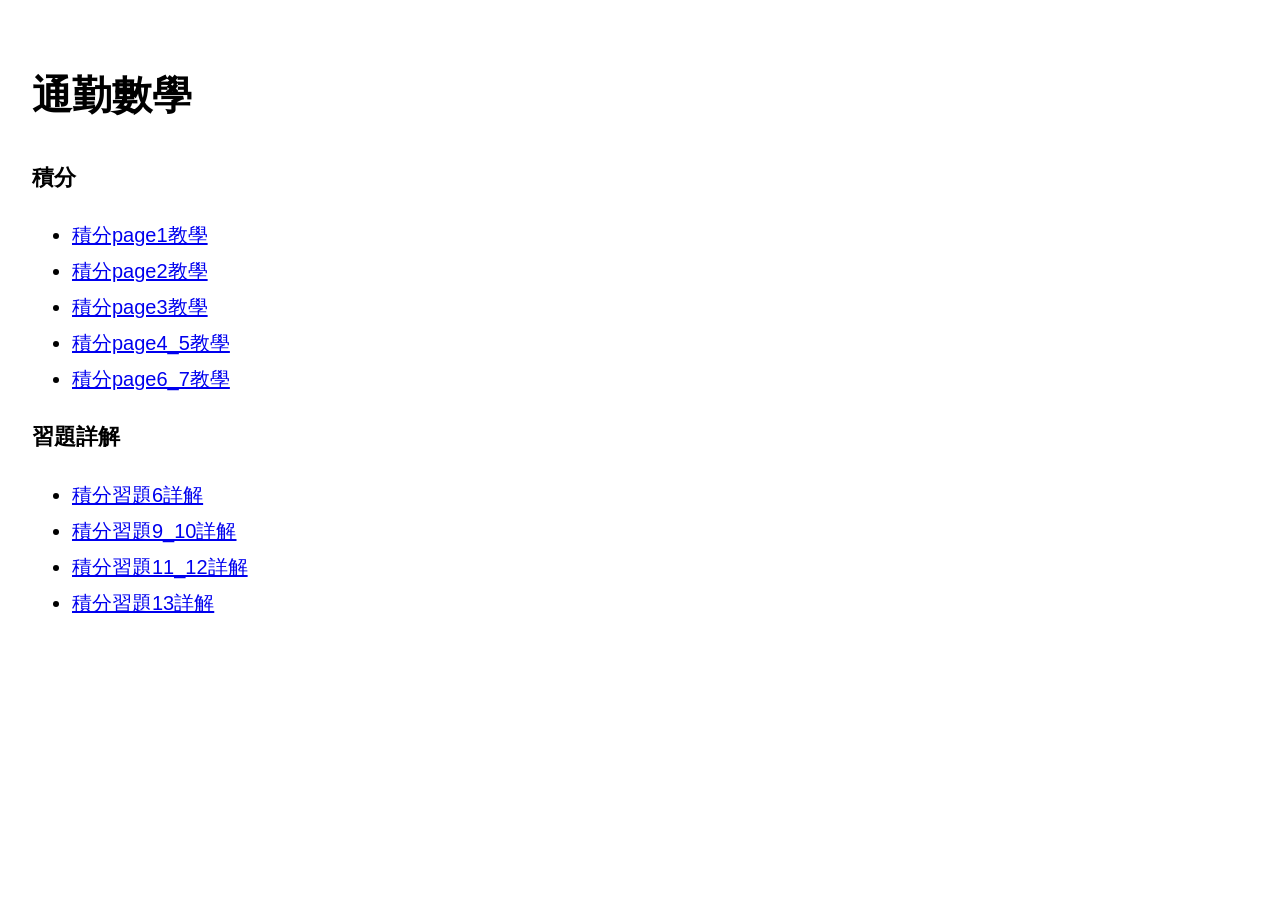
<file: index.html>
<!DOCTYPE html>
<html lang="zh-Hant"><head><meta charset="utf-8"><meta name="viewport" content="width=device-width,initial-scale=1"><meta property="og:title" content="通勤數學"><link rel="icon" href="data:,"><script src="line.js"></script><title>通勤數學</title></head>
<body style="font-family:sans-serif;padding:24px;font-size:20px;line-height:1.8"><h1>通勤數學</h1><h2 style="font-size:22px;margin-bottom:0">積分</h2><ul><li><a href="integral-page1.html?openExternalBrowser=1">積分page1教學</a></li><li><a href="integral-page2.html?openExternalBrowser=1">積分page2教學</a></li><li><a href="integral-page3.html?openExternalBrowser=1">積分page3教學</a></li><li><a href="integral-page4_5.html?openExternalBrowser=1">積分page4_5教學</a></li><li><a href="integral-page6_7.html?openExternalBrowser=1">積分page6_7教學</a></li></ul><h2 style="font-size:22px;margin-bottom:0">習題詳解</h2><ul><li><a href="integral-ex6.html?openExternalBrowser=1">積分習題6詳解</a></li><li><a href="integral-ex9_10.html?openExternalBrowser=1">積分習題9_10詳解</a></li><li><a href="integral-ex11_12.html?openExternalBrowser=1">積分習題11_12詳解</a></li><li><a href="integral-ex13.html?openExternalBrowser=1">積分習題13詳解</a></li></ul></body></html>
</file>
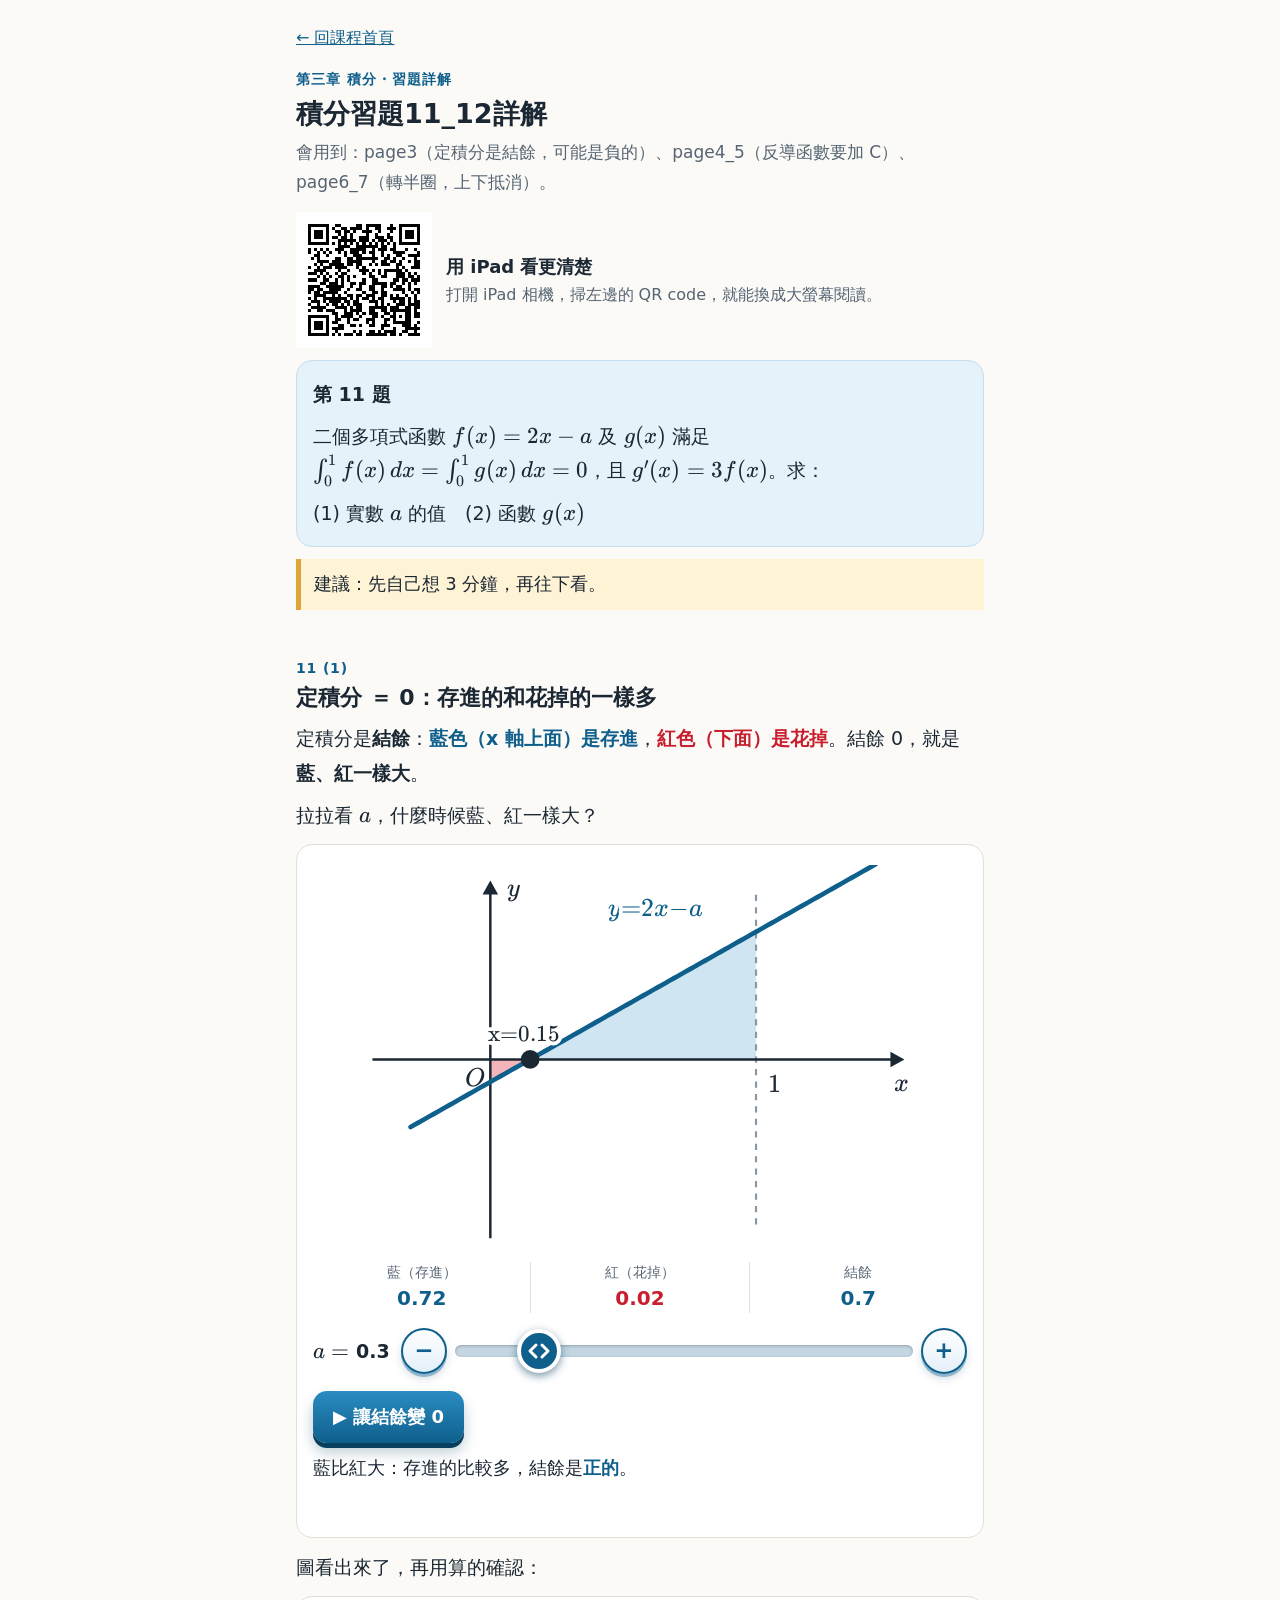
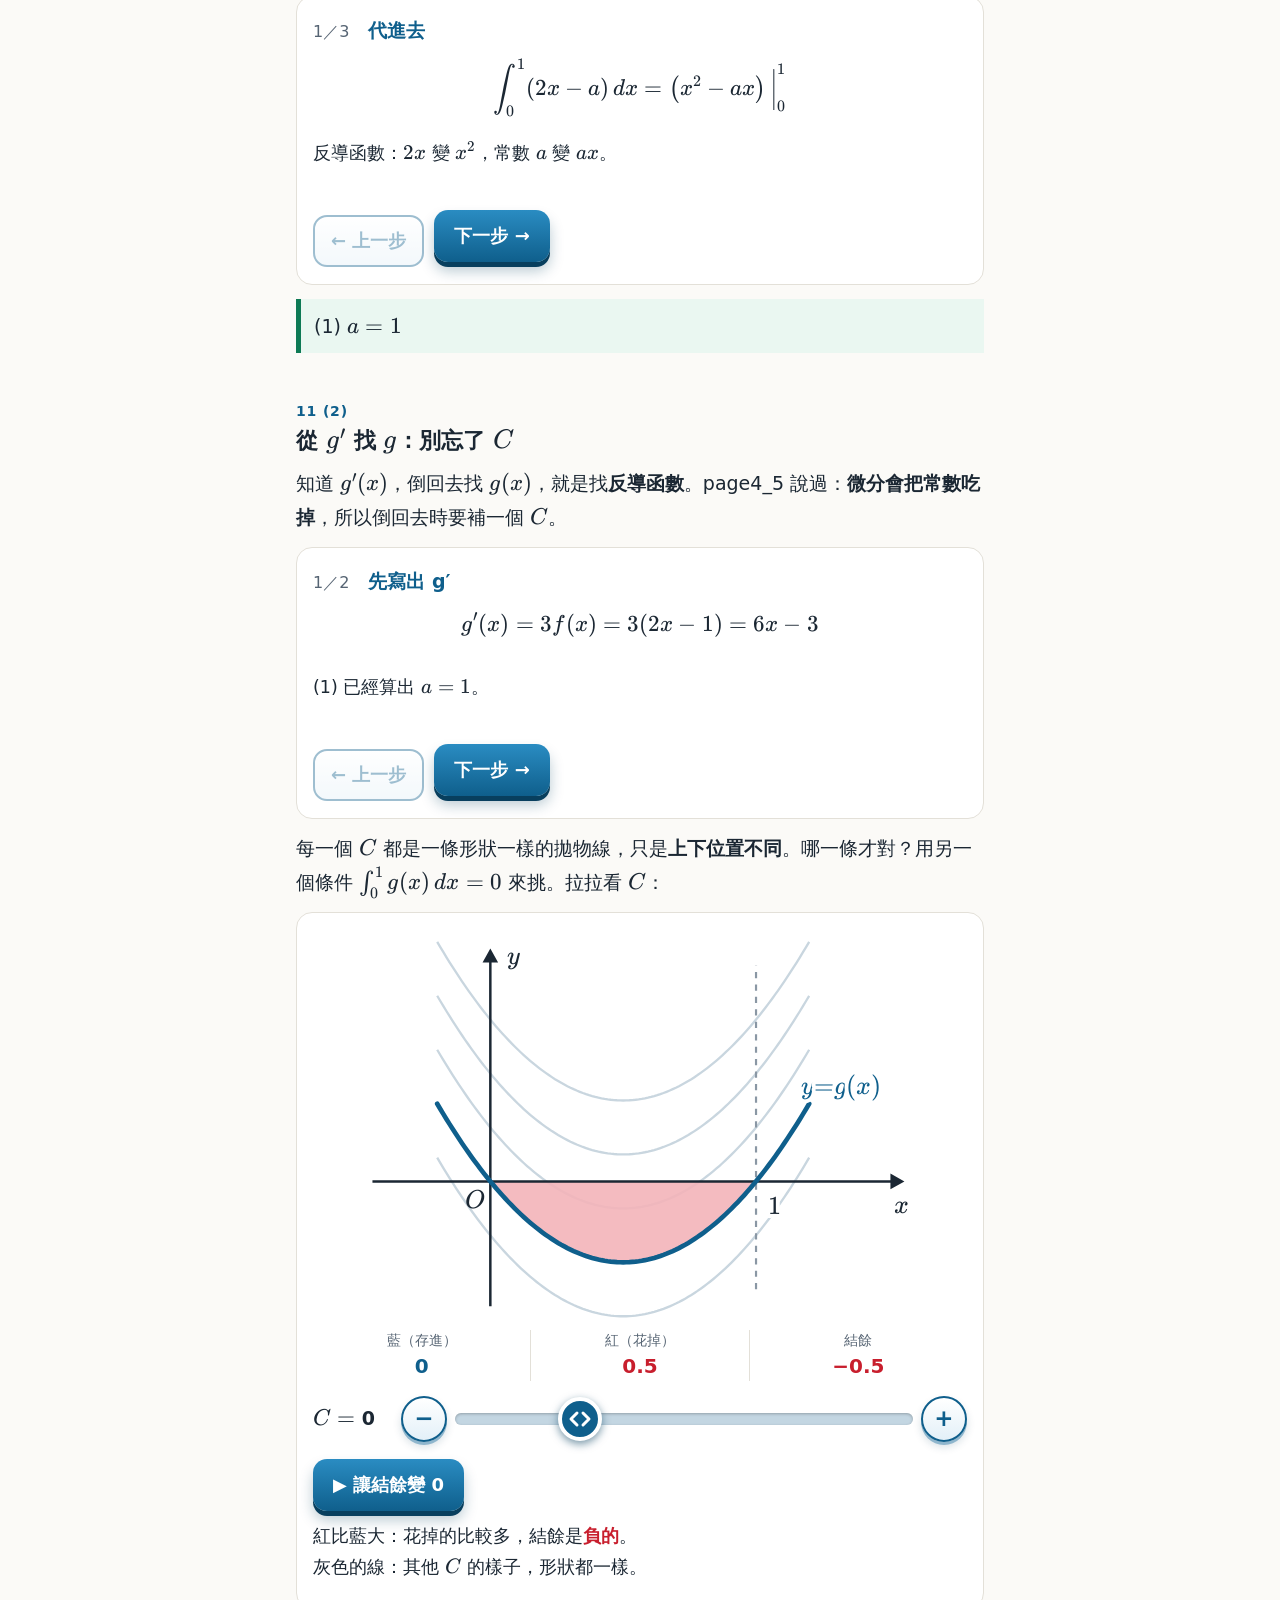
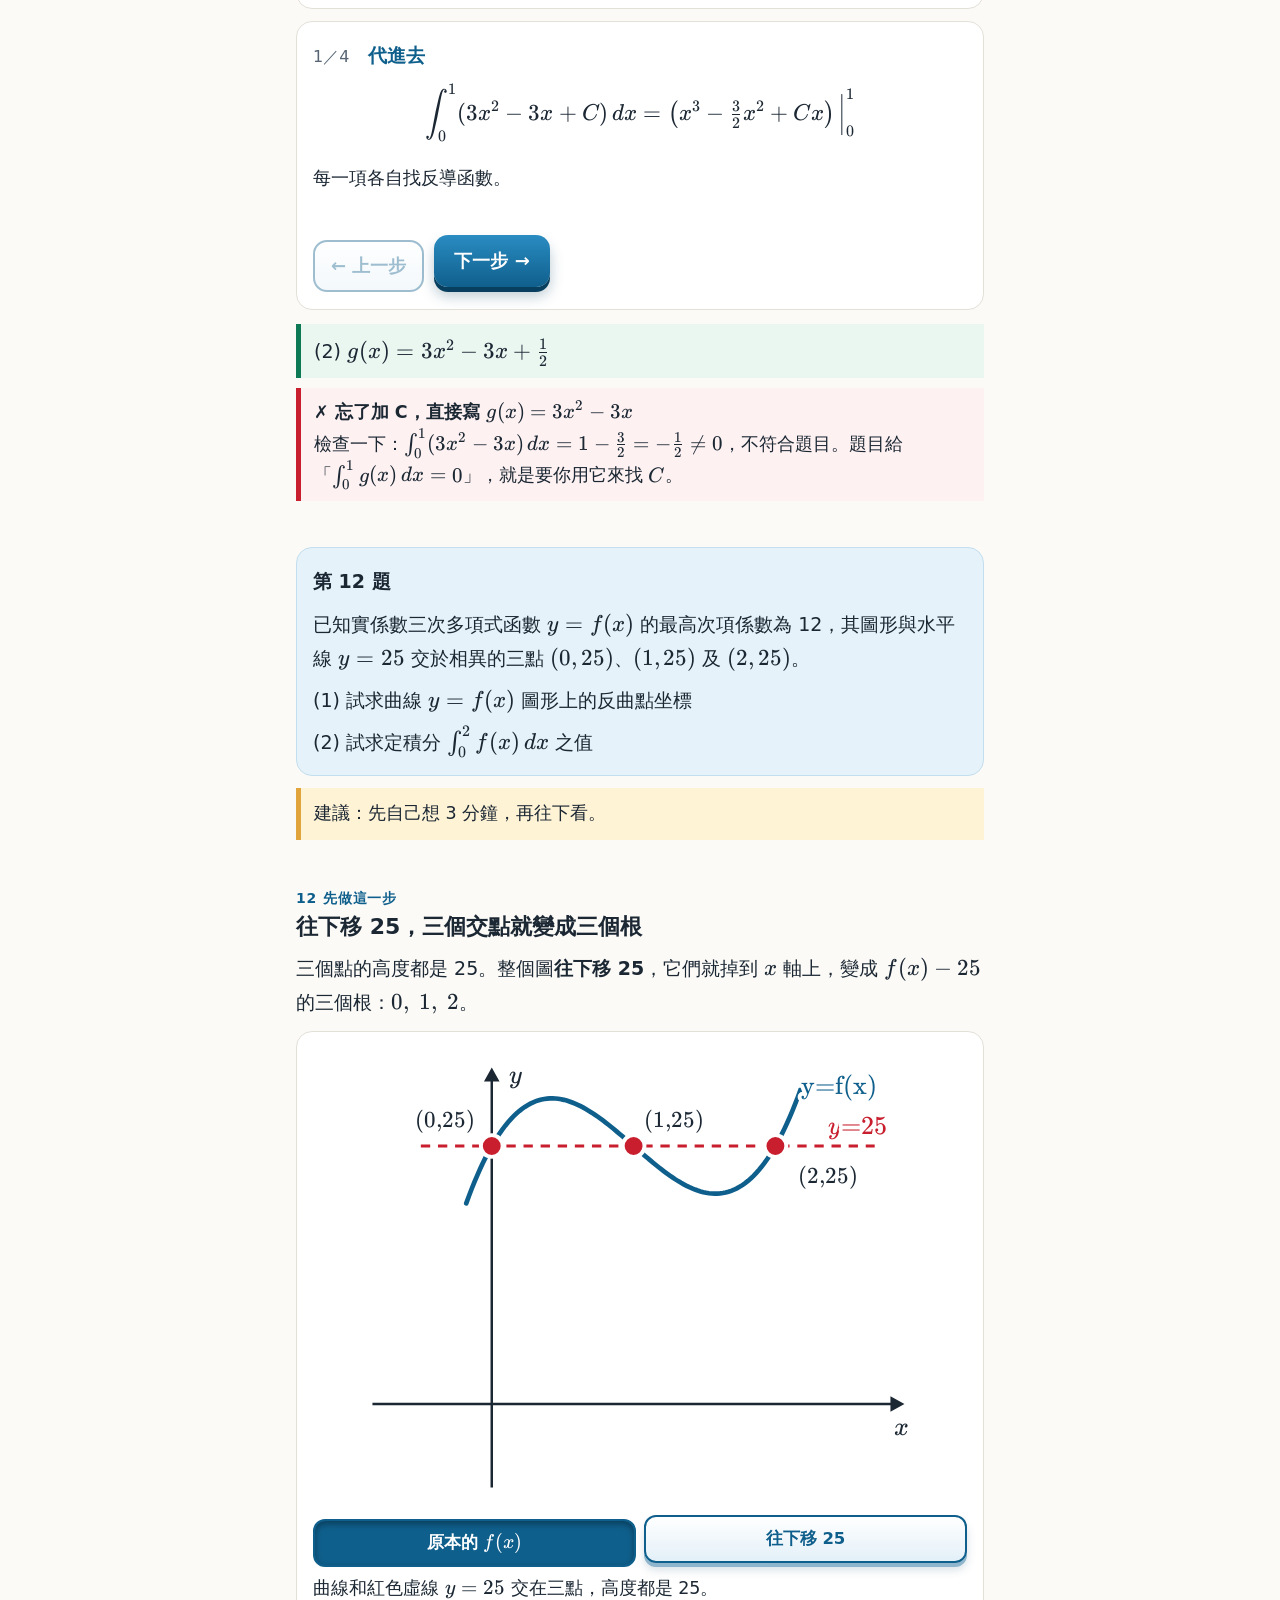
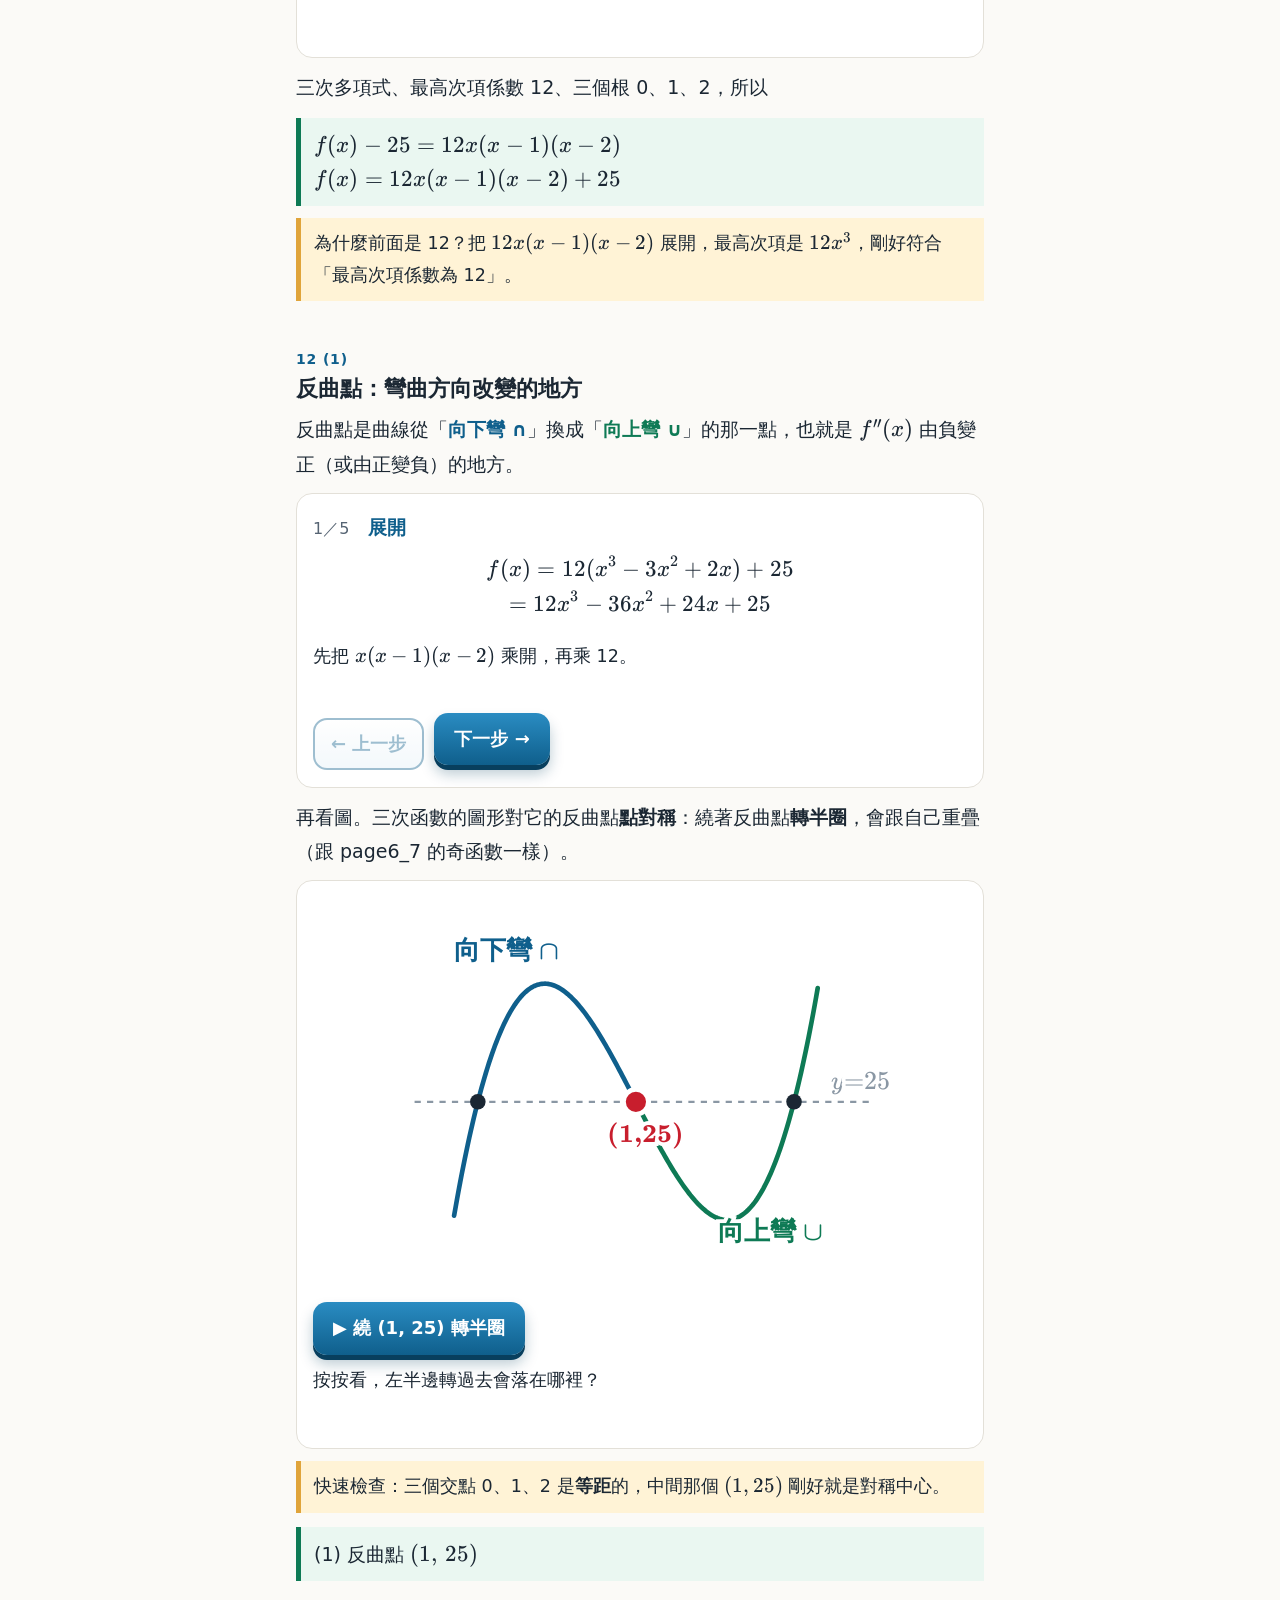
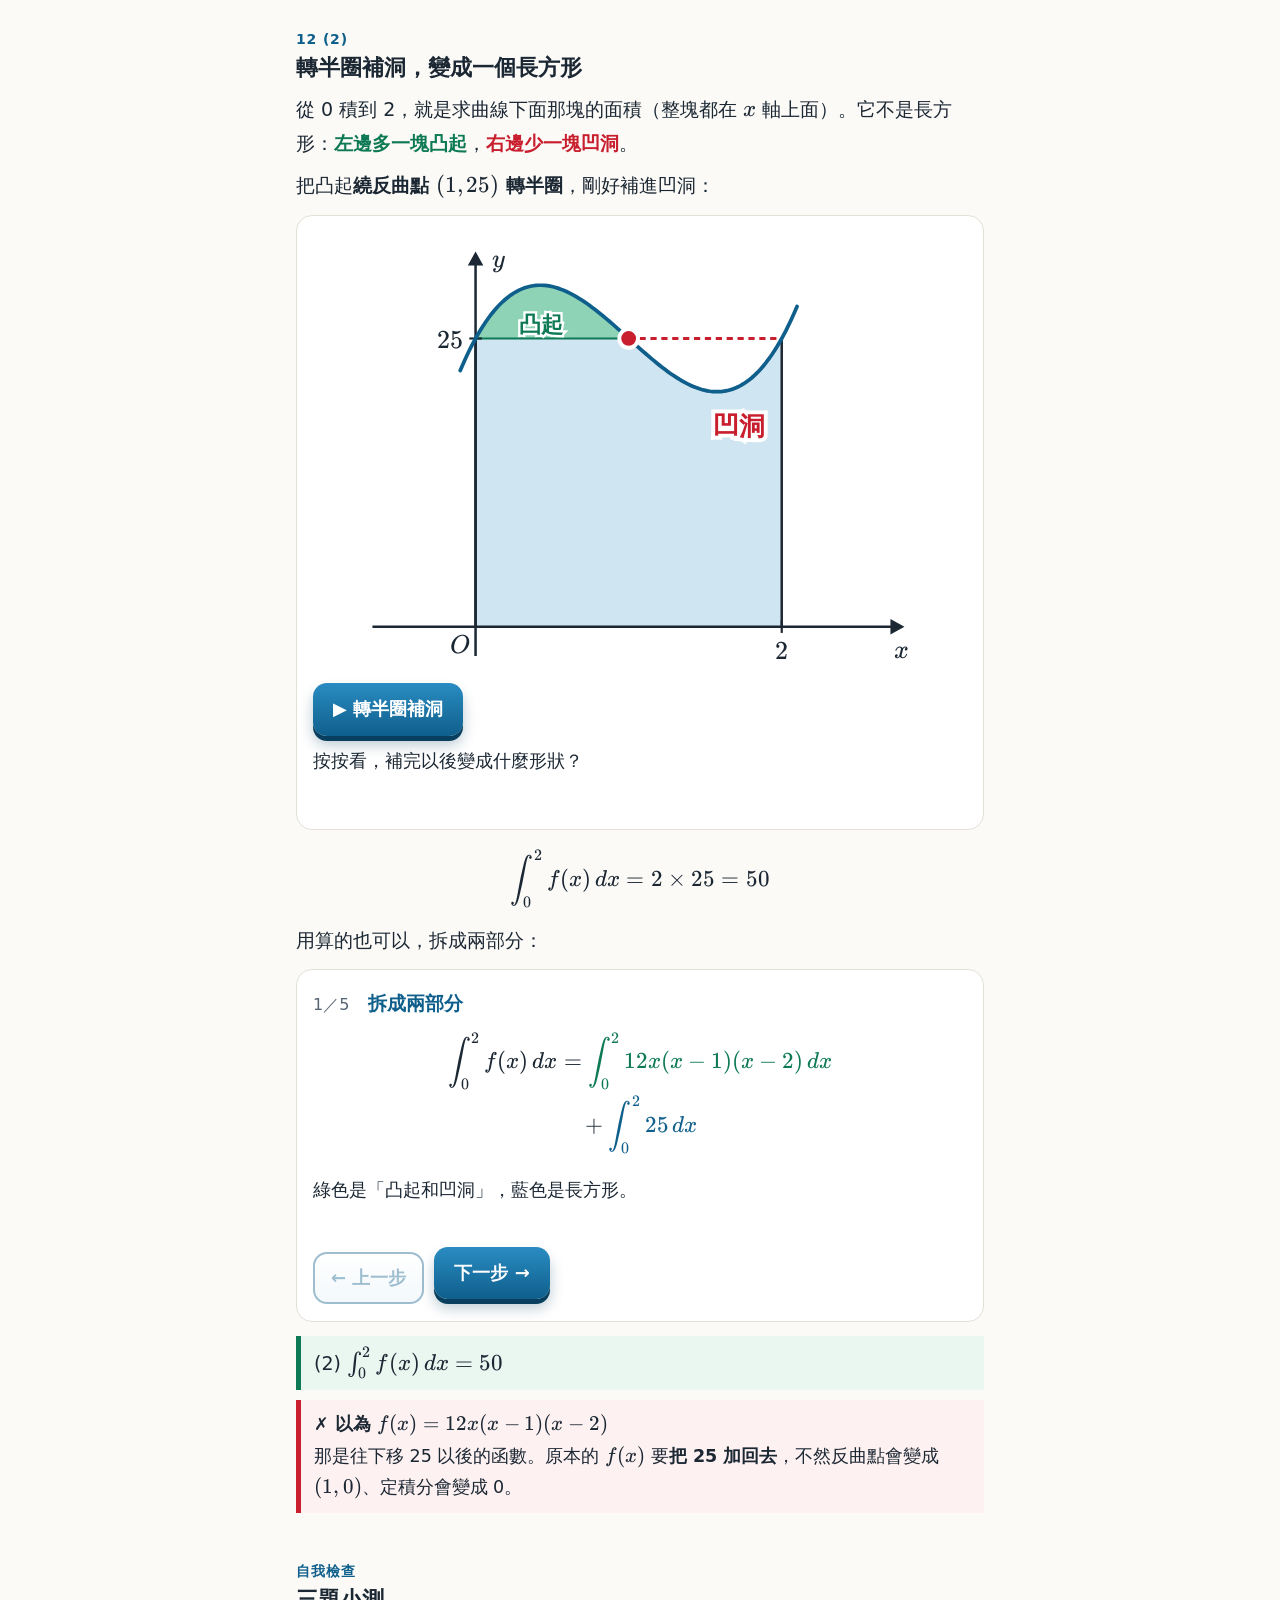
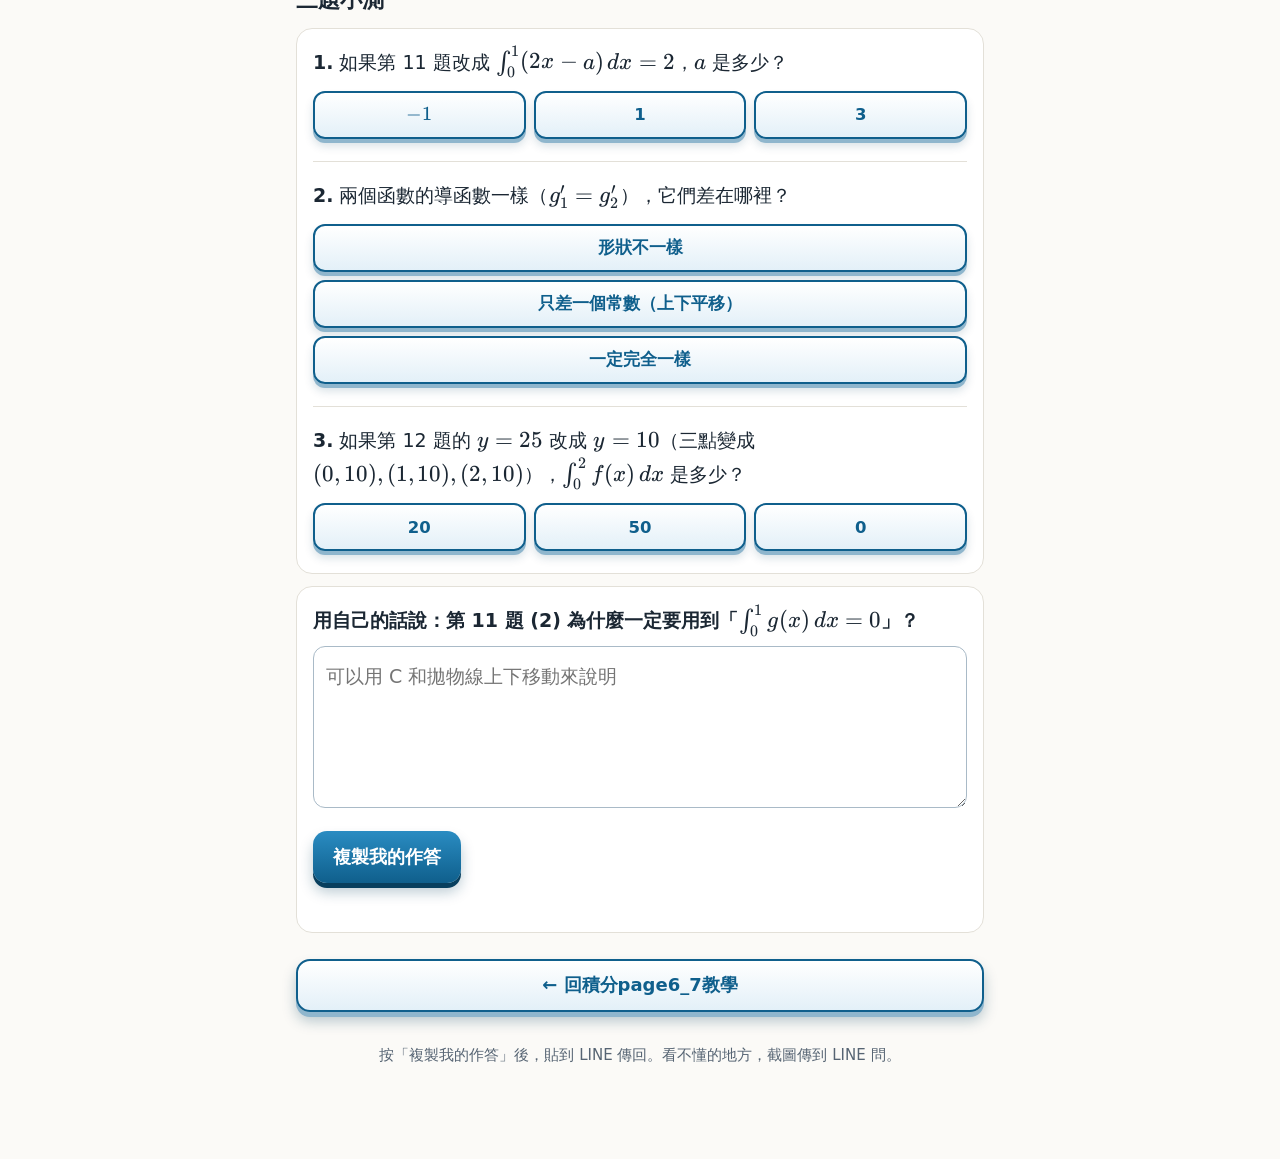
<file: integral-ex11_12.html>
<!doctype html>
<html lang="zh-Hant">
<head>
<meta charset="utf-8">
<meta name="viewport" content="width=device-width, initial-scale=1, viewport-fit=cover">
<meta name="color-scheme" content="light">
<meta name="theme-color" content="#fbfaf7">
<meta property="og:title" content="積分習題11_12詳解">
<meta property="og:description" content="11：用「定積分＝0」找出 a 和積分常數 C。12：三次函數與 y=25 交三點，反曲點和定積分一眼看穿。">
<script src="line.js"></script>
<title>積分習題11_12詳解</title>
<link rel="stylesheet" href="vendor/katex/katex.min.css">
<link rel="icon" href="data:,">
<link rel="stylesheet" href="style.css?v=6">
</head>
<body>
<div id="bar"></div>
<div class="wrap">
<a class="back" href="index.html?openExternalBrowser=1">← 回課程首頁</a>
<div class="course-id">第三章 積分・習題詳解</div>
<h1>積分習題11_12詳解</h1>
<p class="sub">會用到：page3（定積分是結餘，可能是負的）、page4_5（反導函數要加 C）、page6_7（轉半圈，上下抵消）。</p>
<div class="qr"><img src="qr-ex11_12.svg" width="136" height="136" alt="本頁網址的 QR code"><div><b>用 iPad 看更清楚</b><br>打開 iPad 相機，掃左邊的 QR code，就能換成大螢幕閱讀。</div></div>

<div class="card goal">
<b>第 11 題</b>
<p>二個多項式函數 <span data-k="f(x)=2x-a"></span> 及 <span data-k="g(x)"></span> 滿足 <span data-k="\int_0^1f(x)\,dx=\int_0^1g(x)\,dx=0"></span>，且 <span data-k="g'(x)=3f(x)"></span>。求：</p>
<p style="margin-bottom:0">(1) 實數 <span data-k="a"></span> 的值　(2) 函數 <span data-k="g(x)"></span></p>
</div>
<p class="tip">建議：先自己想 3 分鐘，再往下看。</p>

<div class="step">11 (1)</div>
<h2>定積分 ＝ 0：存進的和花掉的一樣多</h2>
<p>定積分是<b>結餘</b>：<b class="cb">藍色（x 軸上面）是存進</b>，<b class="cr">紅色（下面）是花掉</b>。結餘 0，就是<b>藍、紅一樣大</b>。</p>
<p>拉拉看 <span data-k="a"></span>，什麼時候藍、紅一樣大？</p>
<div class="card">
<svg class="fig" id="g11a" role="img" aria-label="直線 y=2x−a 在 0 到 1 之間，x 軸上方藍色、下方紅色"></svg>
<div class="stats"><div>藍（存進）<b class="cb" id="u11a"></b></div><div>紅（花掉）<b class="cr" id="d11a"></b></div><div>結餘<b id="i11a"></b></div></div>
<div class="sl" data-hint><output id="ka-o"></output><button data-for="ka" data-d="-0.05" aria-label="a 變小">−</button><input id="ka" type="range" min="0" max="2" step="0.05" value="0.3" aria-label="a"><button data-for="ka" data-d="0.05" aria-label="a 變大">+</button></div>
<div class="btns"><button class="btn" id="go11a">▶ 讓結餘變 0</button></div>
<p class="say" id="s11a" aria-live="polite"></p>
</div>
<p>圖看出來了，再用算的確認：</p>
<div class="card" id="st11a"></div>
<div class="key">(1) <span data-k="a=1"></span></div>

<div class="step">11 (2)</div>
<h2>從 <span data-k="g'"></span> 找 <span data-k="g"></span>：別忘了 <span data-k="C"></span></h2>
<p>知道 <span data-k="g'(x)"></span>，倒回去找 <span data-k="g(x)"></span>，就是找<b>反導函數</b>。page4_5 說過：<b>微分會把常數吃掉</b>，所以倒回去時要補一個 <span data-k="C"></span>。</p>
<div class="card" id="st11b"></div>
<p>每一個 <span data-k="C"></span> 都是一條形狀一樣的拋物線，只是<b>上下位置不同</b>。哪一條才對？用另一個條件 <span data-k="\int_0^1g(x)\,dx=0"></span> 來挑。拉拉看 <span data-k="C"></span>：</p>
<div class="card">
<svg class="fig" id="g11b" role="img" aria-label="拋物線 y=3x²−3x+C 隨 C 上下移動，0 到 1 之間上方藍色、下方紅色"></svg>
<div class="stats"><div>藍（存進）<b class="cb" id="u11b"></b></div><div>紅（花掉）<b class="cr" id="d11b"></b></div><div>結餘<b id="i11b"></b></div></div>
<div class="sl" data-hint><output id="kc-o"></output><button data-for="kc" data-d="-0.05" aria-label="C 變小">−</button><input id="kc" type="range" min="-0.5" max="1.5" step="0.05" value="0" aria-label="C"><button data-for="kc" data-d="0.05" aria-label="C 變大">+</button></div>
<div class="btns"><button class="btn" id="go11b">▶ 讓結餘變 0</button></div>
<p class="say" id="s11b" aria-live="polite"></p>
</div>
<div class="card" id="st11c"></div>
<div class="key">(2) <span data-k="g(x)=3x^2-3x+\frac12"></span></div>
<div class="no"><b>✗ 忘了加 C，直接寫 <span data-k="g(x)=3x^2-3x"></span></b><br>檢查一下：<span data-k="\int_0^1(3x^2-3x)\,dx=1-\frac32=-\frac12\ne0"></span>，不符合題目。題目給「<span data-k="\int_0^1g(x)\,dx=0"></span>」，就是要你用它來找 <span data-k="C"></span>。</div>

<div class="card goal" style="margin-top:46px">
<b>第 12 題</b>
<p>已知實係數三次多項式函數 <span data-k="y=f(x)"></span> 的最高次項係數為 12，其圖形與水平線 <span data-k="y=25"></span> 交於相異的三點 <span data-k="(0,25)"></span>、<span data-k="(1,25)"></span> 及 <span data-k="(2,25)"></span>。</p>
<p>(1) 試求曲線 <span data-k="y=f(x)"></span> 圖形上的反曲點坐標</p>
<p style="margin-bottom:0">(2) 試求定積分 <span data-k="\int_0^2f(x)\,dx"></span> 之值</p>
</div>
<p class="tip">建議：先自己想 3 分鐘，再往下看。</p>

<div class="step">12 先做這一步</div>
<h2>往下移 25，三個交點就變成三個根</h2>
<p>三個點的高度都是 25。整個圖<b>往下移 25</b>，它們就掉到 <span data-k="x"></span> 軸上，變成 <span data-k="f(x)-25"></span> 的三個根：<span data-k="0,\ 1,\ 2"></span>。</p>
<div class="card">
<svg class="fig" id="g12a" role="img" aria-label="三次曲線和 y=25 交三點，整個往下移 25 後，三點落在 x 軸上"></svg>
<div class="seg" id="b12a" data-hint><button data-m="0" class="on">原本的 <span data-k="f(x)"></span></button><button data-m="1">往下移 25</button></div>
<p class="say" id="s12a" aria-live="polite"></p>
</div>
<p>三次多項式、最高次項係數 12、三個根 0、1、2，所以</p>
<div class="key"><span data-k="f(x)-25=12x(x-1)(x-2)"></span><br><span data-k="f(x)=12x(x-1)(x-2)+25"></span></div>
<p class="tip">為什麼前面是 12？把 <span data-k="12x(x-1)(x-2)"></span> 展開，最高次項是 <span data-k="12x^3"></span>，剛好符合「最高次項係數為 12」。</p>

<div class="step">12 (1)</div>
<h2>反曲點：彎曲方向改變的地方</h2>
<p>反曲點是曲線從「<b class="cb">向下彎 ∩</b>」換成「<b class="cg">向上彎 ∪</b>」的那一點，也就是 <span data-k="f''(x)"></span> 由負變正（或由正變負）的地方。</p>
<div class="card" id="st12a"></div>
<p>再看圖。三次函數的圖形對它的反曲點<b>點對稱</b>：繞著反曲點<b>轉半圈</b>，會跟自己重疊（跟 page6_7 的奇函數一樣）。</p>
<div class="card">
<svg class="fig" id="g12b" role="img" aria-label="三次曲線左半向下彎、右半向上彎，左半繞點 (1,25) 轉半圈後與右半重疊"></svg>
<div class="btns" data-hint><button class="btn" id="p12b">▶ 繞 (1, 25) 轉半圈</button></div>
<p class="say" id="s12b" aria-live="polite">按按看，左半邊轉過去會落在哪裡？</p>
</div>
<p class="tip">快速檢查：三個交點 0、1、2 是<b>等距</b>的，中間那個 <span data-k="(1,25)"></span> 剛好就是對稱中心。</p>
<div class="key">(1) 反曲點 <span data-k="(1,\,25)"></span></div>

<div class="step">12 (2)</div>
<h2>轉半圈補洞，變成一個長方形</h2>
<p>從 0 積到 2，就是求曲線下面那塊的面積（整塊都在 <span data-k="x"></span> 軸上面）。它不是長方形：<b class="cg">左邊多一塊凸起</b>，<b class="cr">右邊少一塊凹洞</b>。</p>
<p>把凸起<b>繞反曲點 <span data-k="(1,25)"></span> 轉半圈</b>，剛好補進凹洞：</p>
<div class="card">
<svg class="fig" id="g12c" role="img" aria-label="曲線下 0 到 2 的區域，左邊凸起繞 (1,25) 轉半圈補進右邊凹洞，變成長 2、高 25 的長方形"></svg>
<div class="btns" data-hint><button class="btn" id="p12c">▶ 轉半圈補洞</button></div>
<p class="say" id="s12c" aria-live="polite">按按看，補完以後變成什麼形狀？</p>
</div>
<div class="fm"><span data-k="\displaystyle\int_0^2f(x)\,dx=2\times25=50"></span></div>
<p>用算的也可以，拆成兩部分：</p>
<div class="card" id="st12b"></div>
<div class="key">(2) <span data-k="\int_0^2f(x)\,dx=50"></span></div>
<div class="no"><b>✗ 以為 <span data-k="f(x)=12x(x-1)(x-2)"></span></b><br>那是往下移 25 以後的函數。原本的 <span data-k="f(x)"></span> 要<b>把 25 加回去</b>，不然反曲點會變成 <span data-k="(1,0)"></span>、定積分會變成 0。</div>

<div class="step">自我檢查</div>
<h2>三題小測</h2>
<div class="card" id="quiz"></div>
<div class="card">
<b>用自己的話說：第 11 題 (2) 為什麼一定要用到「<span data-k="\int_0^1g(x)\,dx=0"></span>」？</b>
<textarea id="own" rows="4" placeholder="可以用 C 和拋物線上下移動來說明" aria-label="用自己的話說明"></textarea>
<div class="btns"><button class="btn" id="copy">複製我的作答</button></div>
<div class="msg" id="msg" aria-live="polite"></div>
</div>
<a class="btn ghost next" href="integral-page6_7.html?openExternalBrowser=1">← 回積分page6_7教學</a>
<div class="foot">按「複製我的作答」後，貼到 LINE 傳回。看不懂的地方，截圖傳到 LINE 問。</div>
</div>
<script src="vendor/katex/katex.min.js"></script>
<script src="vendor/motion.js"></script>
<script src="common.js?v=2"></script>
<script src="plot.js?v=1"></script>
<script src="integral-ex11_12.js?v=1"></script>
</body>
</html>
</file>
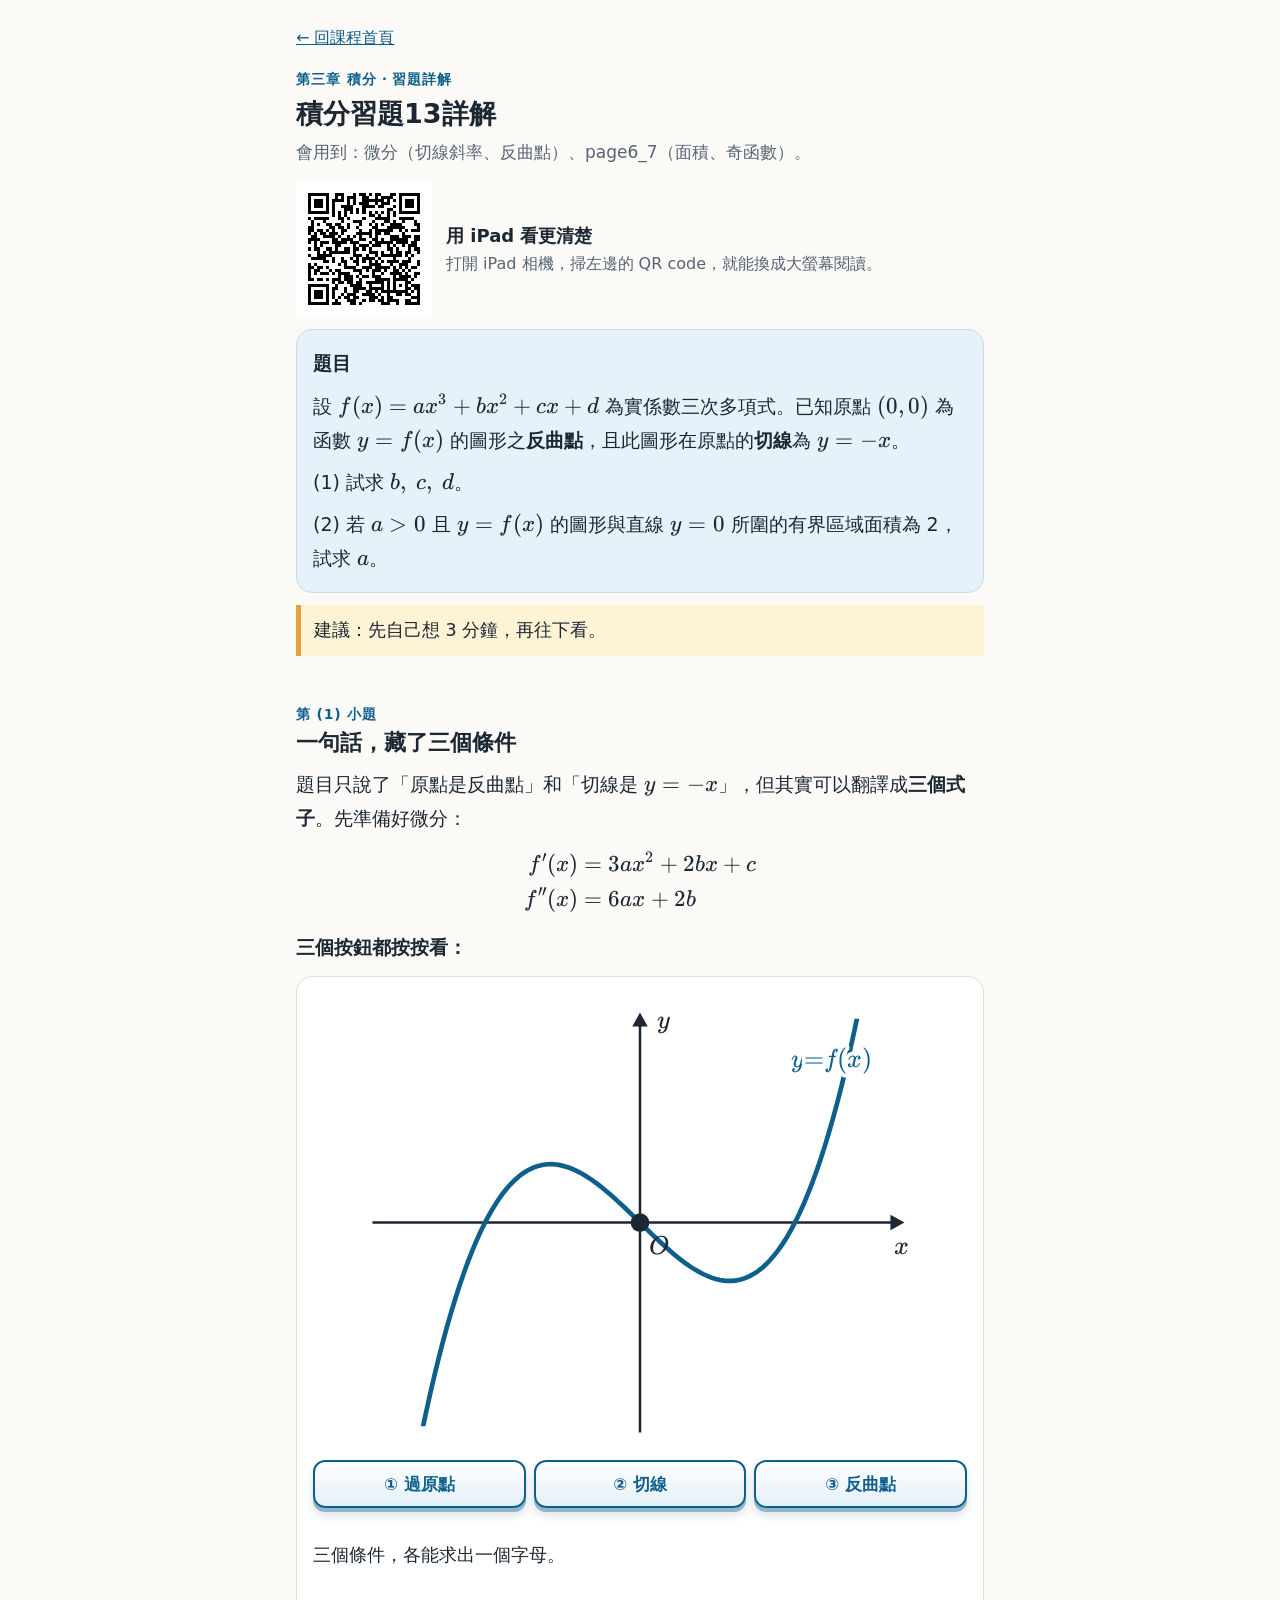
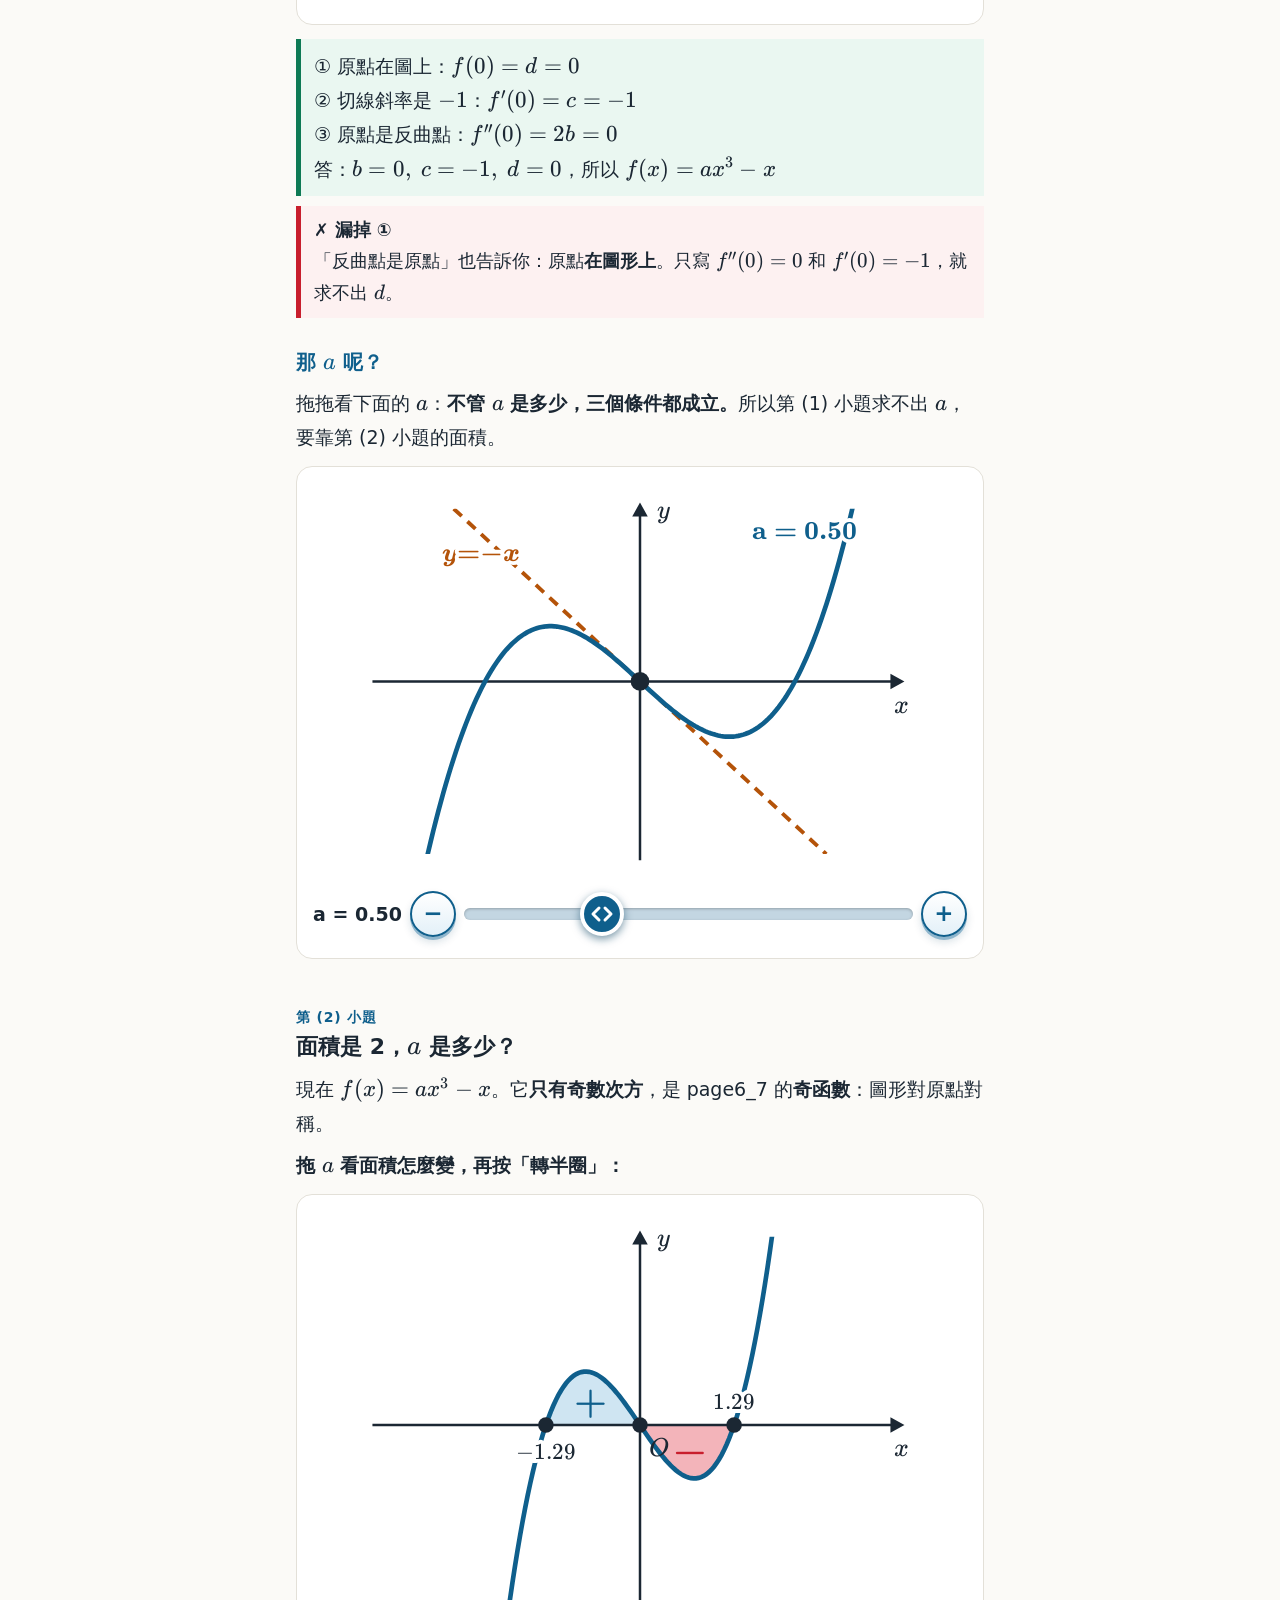
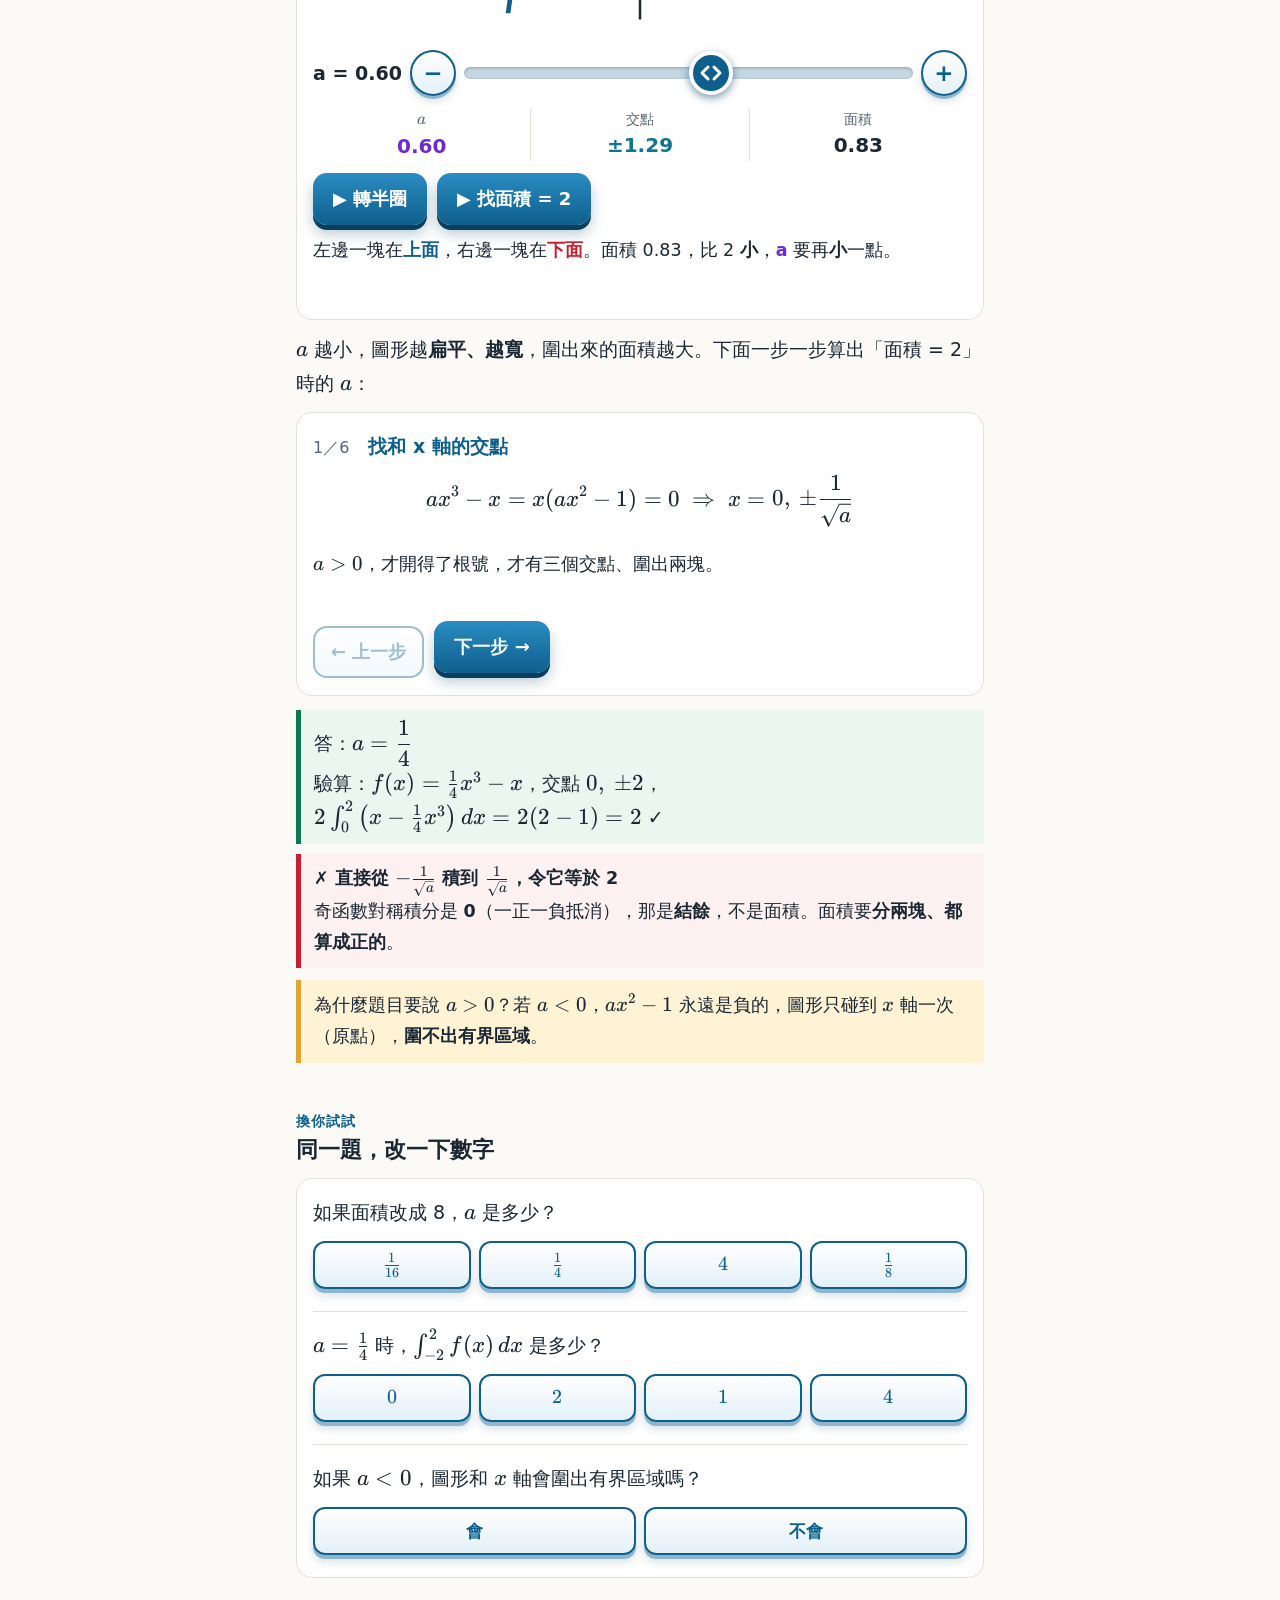
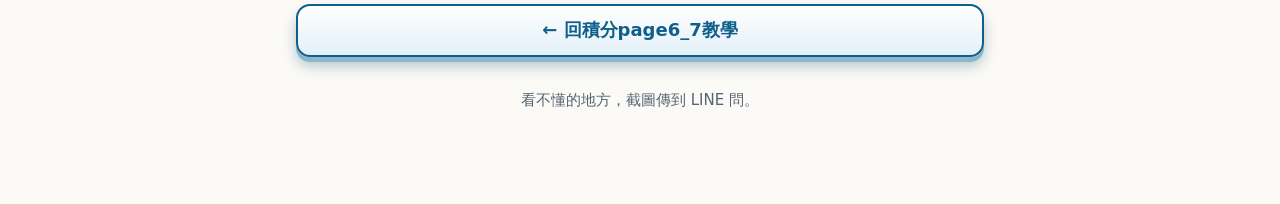
<file: integral-ex13.html>
<!doctype html>
<html lang="zh-Hant">
<head>
<meta charset="utf-8">
<meta name="viewport" content="width=device-width, initial-scale=1, viewport-fit=cover">
<meta name="color-scheme" content="light">
<meta name="theme-color" content="#fbfaf7">
<meta property="og:title" content="積分習題13詳解">
<meta property="og:description" content="三次函數：反曲點、切線求係數；再用「圍成面積為 2」求 a。">
<script src="line.js"></script>
<title>積分習題13詳解</title>
<link rel="stylesheet" href="vendor/katex/katex.min.css">
<link rel="icon" href="data:,">
<link rel="stylesheet" href="style.css?v=6">
</head>
<body>
<div id="bar"></div>
<div class="wrap">
<a class="back" href="index.html?openExternalBrowser=1">← 回課程首頁</a>
<div class="course-id">第三章 積分・習題詳解</div>
<h1>積分習題13詳解</h1>
<p class="sub">會用到：微分（切線斜率、反曲點）、page6_7（面積、奇函數）。</p>
<div class="qr"><img src="qr-ex13.svg" width="136" height="136" alt="本頁網址的 QR code"><div><b>用 iPad 看更清楚</b><br>打開 iPad 相機，掃左邊的 QR code，就能換成大螢幕閱讀。</div></div>

<div class="card goal">
<b>題目</b>
<p>設 <span data-k="f(x)=ax^3+bx^2+cx+d"></span> 為實係數三次多項式。已知原點 <span data-k="(0,0)"></span> 為函數 <span data-k="y=f(x)"></span> 的圖形之<b>反曲點</b>，且此圖形在原點的<b>切線</b>為 <span data-k="y=-x"></span>。</p>
<p>(1) 試求 <span data-k="b,\ c,\ d"></span>。</p>
<p style="margin-bottom:0">(2) 若 <span data-k="a>0"></span> 且 <span data-k="y=f(x)"></span> 的圖形與直線 <span data-k="y=0"></span> 所圍的有界區域面積為 2，試求 <span data-k="a"></span>。</p>
</div>
<p class="tip">建議：先自己想 3 分鐘，再往下看。</p>

<div class="step">第 (1) 小題</div>
<h2>一句話，藏了三個條件</h2>
<p>題目只說了「原點是反曲點」和「切線是 <span data-k="y=-x"></span>」，但其實可以翻譯成<b>三個式子</b>。先準備好微分：</p>
<div class="fm"><span data-k="\begin{aligned}f'(x)&=3ax^2+2bx+c\\f''(x)&=6ax+2b\end{aligned}"></span></div>
<p><b>三個按鈕都按按看：</b></p>
<div class="card">
<svg class="fig" id="g1" aria-label="三次函數的圖形，原點、切線 y=−x、彎曲方向"></svg>
<div class="seg" id="b1" data-hint><button data-m="d">① 過原點</button><button data-m="c">② 切線</button><button data-m="b">③ 反曲點</button></div>
<div class="fm" id="f1"></div>
<p class="say" id="s1" aria-live="polite">三個條件，各能求出一個字母。</p>
</div>
<div class="key">
① 原點在圖上：<span data-k="f(0)=d=0"></span><br>
② 切線斜率是 <span data-k="-1"></span>：<span data-k="f'(0)=c=-1"></span><br>
③ 原點是反曲點：<span data-k="f''(0)=2b=0"></span><br>
答：<b><span data-k="b=0,\ c=-1,\ d=0"></span></b>，所以 <span data-k="f(x)=ax^3-x"></span>
</div>
<div class="no"><b>✗ 漏掉 ①</b><br>「反曲點是原點」也告訴你：原點<b>在圖形上</b>。只寫 <span data-k="f''(0)=0"></span> 和 <span data-k="f'(0)=-1"></span>，就求不出 <span data-k="d"></span>。</div>

<h3>那 <span data-k="a"></span> 呢？</h3>
<p>拖拖看下面的 <span data-k="a"></span>：<b>不管 <span data-k="a"></span> 是多少，三個條件都成立。</b>所以第 (1) 小題求不出 <span data-k="a"></span>，要靠第 (2) 小題的面積。</p>
<div class="card">
<svg class="fig" id="g0" aria-label="改變 a，曲線變了，但都過原點、切線都是 y=−x"></svg>
<div class="sl"><output id="a0-o"></output><button data-for="a0" data-d="-0.1" aria-label="a 變小">−</button><input id="a0" type="range" min="0.1" max="1.5" step="0.05" value="0.5" aria-label="a"><button data-for="a0" data-d="0.1" aria-label="a 變大">+</button></div>
</div>

<div class="step">第 (2) 小題</div>
<h2>面積是 2，<span data-k="a"></span> 是多少？</h2>
<p>現在 <span data-k="f(x)=ax^3-x"></span>。它<b>只有奇數次方</b>，是 page6_7 的<b>奇函數</b>：圖形對原點對稱。</p>
<p><b>拖 <span data-k="a"></span> 看面積怎麼變，再按「轉半圈」：</b></p>
<div class="card">
<svg class="fig" id="g2" aria-label="y=ax³−x 與 x 軸圍成左右兩塊，面積隨 a 改變"></svg>
<div class="sl"><output id="a2-o"></output><button data-for="a2" data-d="-0.05" aria-label="a 變小">−</button><input id="a2" type="range" min="0.1" max="1" step="0.01" value="0.6" aria-label="a"><button data-for="a2" data-d="0.05" aria-label="a 變大">+</button></div>
<div class="stats"><div><span data-k="a"></span><b id="v2a" class="ch"></b></div><div>交點<b id="v2k" class="ct"></b></div><div>面積<b id="v2s"></b></div></div>
<div class="btns" data-hint><button class="btn" id="p2r">▶ 轉半圈</button><button class="btn" id="p2f">▶ 找面積 = 2</button></div>
<p class="say" id="s2" aria-live="polite"></p>
</div>
<p><span data-k="a"></span> 越小，圖形越<b>扁平、越寬</b>，圍出來的面積越大。下面一步一步算出「面積 = 2」時的 <span data-k="a"></span>：</p>
<div class="card" id="st2"></div>
<div class="key">答：<b><span data-k="a=\dfrac14"></span></b><br>驗算：<span data-k="f(x)=\tfrac14x^3-x"></span>，交點 <span data-k="0,\ \pm2"></span>，<span data-k="2\int_0^2\left(x-\tfrac14x^3\right)dx=2(2-1)=2"></span> ✓</div>
<div class="no"><b>✗ 直接從 <span data-k="-\frac1{\sqrt a}"></span> 積到 <span data-k="\frac1{\sqrt a}"></span>，令它等於 2</b><br>奇函數對稱積分是 <b>0</b>（一正一負抵消），那是<b>結餘</b>，不是面積。面積要<b>分兩塊、都算成正的</b>。</div>
<p class="tip">為什麼題目要說 <span data-k="a>0"></span>？若 <span data-k="a<0"></span>，<span data-k="ax^2-1"></span> 永遠是負的，圖形只碰到 <span data-k="x"></span> 軸一次（原點），<b>圍不出有界區域</b>。</p>

<div class="step">換你試試</div>
<h2>同一題，改一下數字</h2>
<div class="card" id="try"></div>

<a class="btn ghost next" href="integral-page6_7.html?openExternalBrowser=1">← 回積分page6_7教學</a>
<div class="foot">看不懂的地方，截圖傳到 LINE 問。</div>
</div>
<script src="vendor/katex/katex.min.js"></script>
<script src="vendor/motion.js"></script>
<script src="common.js?v=2"></script>
<script src="plot.js?v=1"></script>
<script src="integral-ex13.js?v=1"></script>
</body>
</html>
</file>
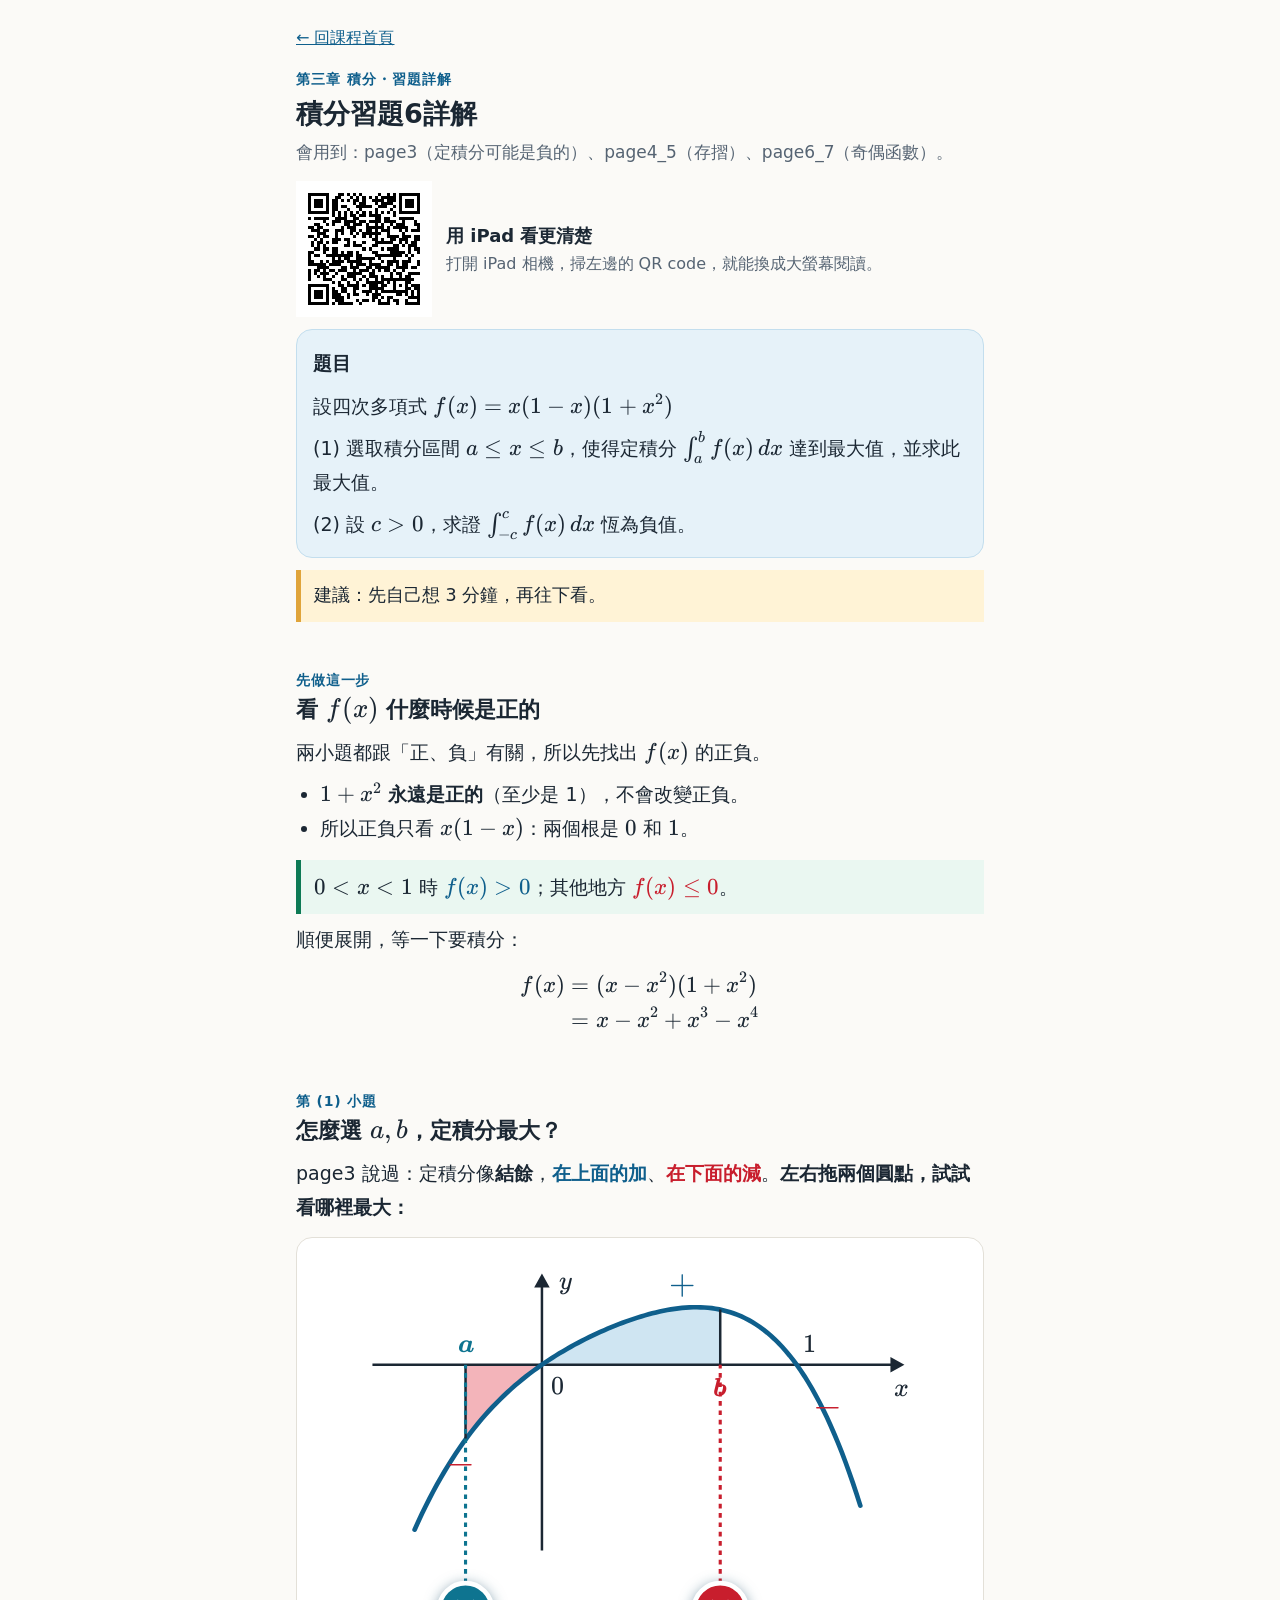
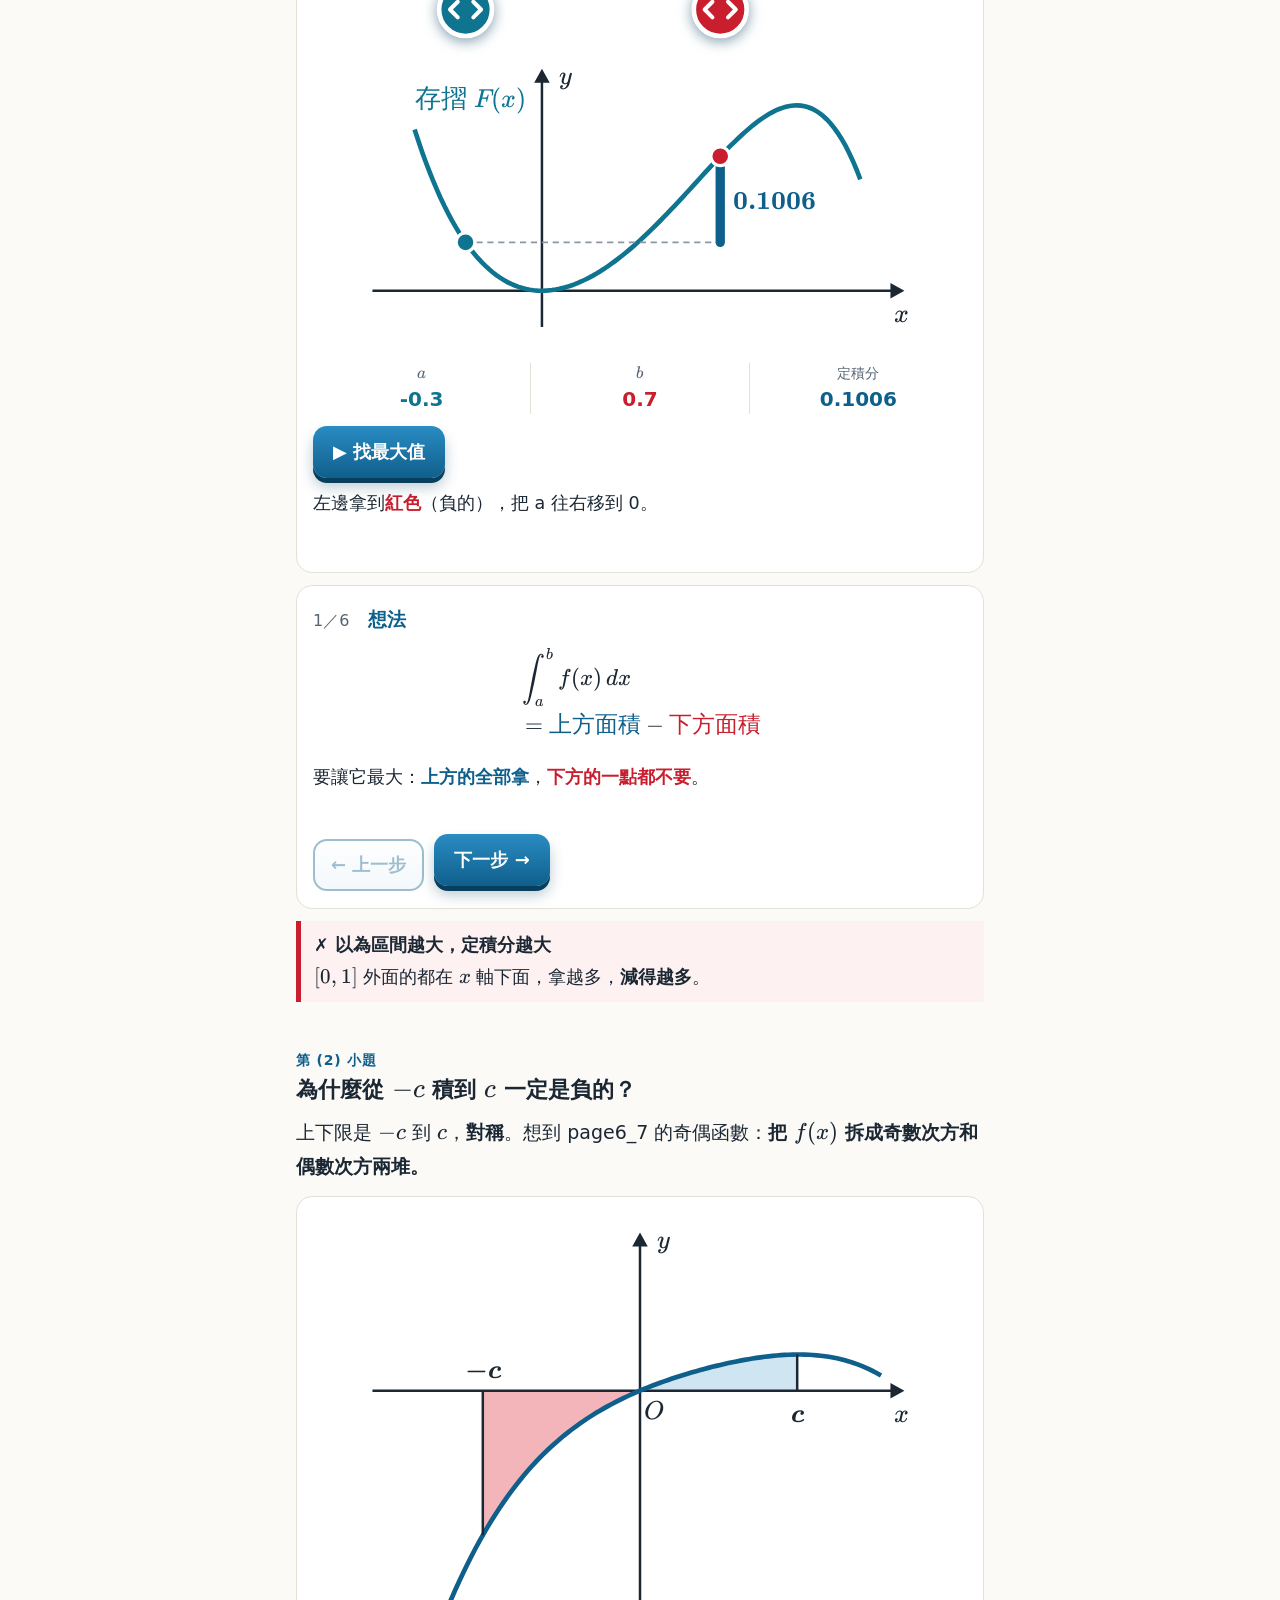
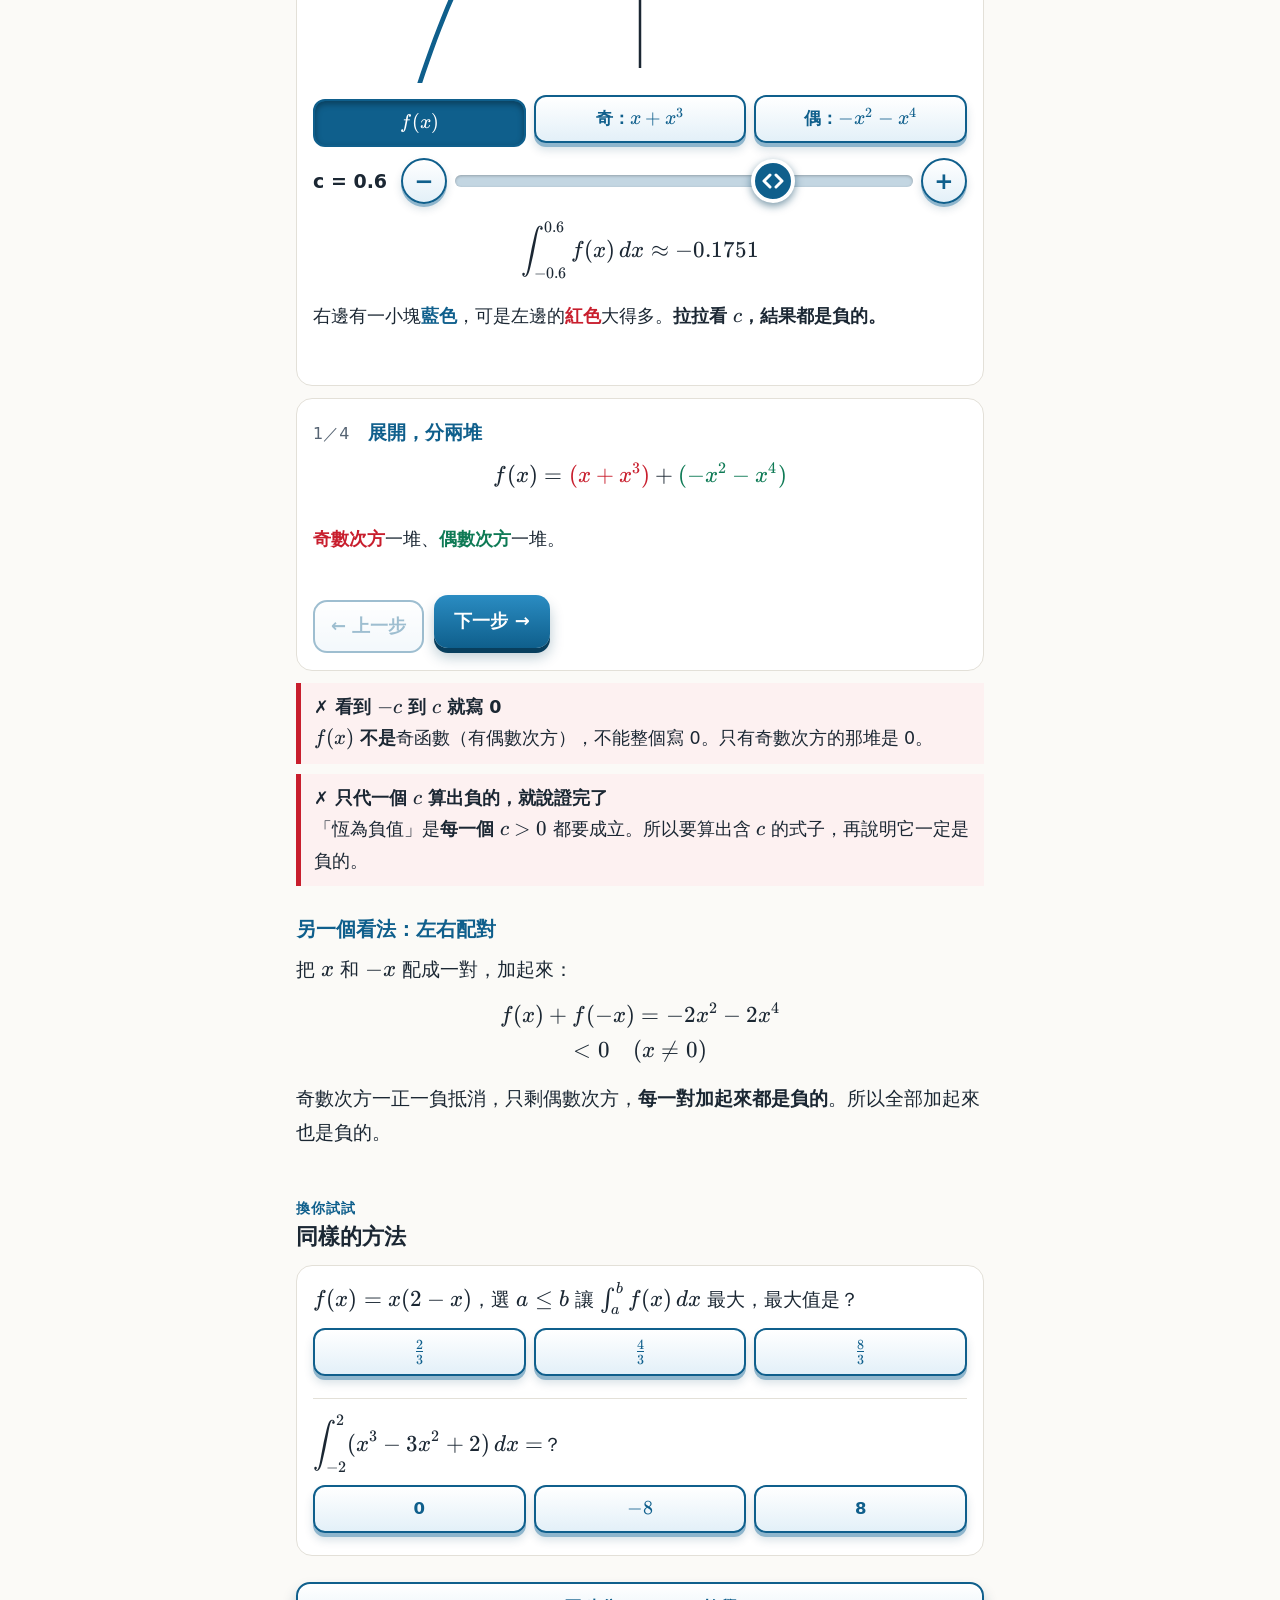
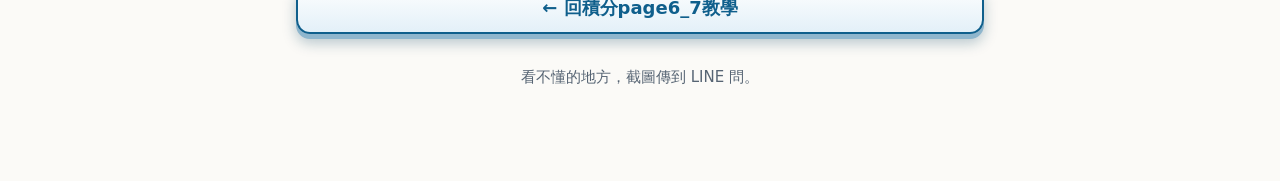
<file: integral-ex6.html>
<!doctype html>
<html lang="zh-Hant">
<head>
<meta charset="utf-8">
<meta name="viewport" content="width=device-width, initial-scale=1, viewport-fit=cover">
<meta name="color-scheme" content="light">
<meta name="theme-color" content="#fbfaf7">
<meta property="og:title" content="積分習題6詳解">
<meta property="og:description" content="f(x)=x(1−x)(1+x²)：定積分什麼時候最大？為什麼從 −c 積到 c 一定是負的？">
<script src="line.js"></script>
<title>積分習題6詳解</title>
<link rel="stylesheet" href="vendor/katex/katex.min.css">
<link rel="icon" href="data:,">
<link rel="stylesheet" href="style.css?v=6">
</head>
<body>
<div id="bar"></div>
<div class="wrap">
<a class="back" href="index.html?openExternalBrowser=1">← 回課程首頁</a>
<div class="course-id">第三章 積分・習題詳解</div>
<h1>積分習題6詳解</h1>
<p class="sub">會用到：page3（定積分可能是負的）、page4_5（存摺）、page6_7（奇偶函數）。</p>
<div class="qr"><img src="qr-ex6.svg" width="136" height="136" alt="本頁網址的 QR code"><div><b>用 iPad 看更清楚</b><br>打開 iPad 相機，掃左邊的 QR code，就能換成大螢幕閱讀。</div></div>

<div class="card goal">
<b>題目</b>
<p>設四次多項式 <span data-k="f(x)=x(1-x)(1+x^2)"></span></p>
<p>(1) 選取積分區間 <span data-k="a\le x\le b"></span>，使得定積分 <span data-k="\int_a^bf(x)\,dx"></span> 達到最大值，並求此最大值。</p>
<p style="margin-bottom:0">(2) 設 <span data-k="c>0"></span>，求證 <span data-k="\int_{-c}^{c}f(x)\,dx"></span> 恆為負值。</p>
</div>
<p class="tip">建議：先自己想 3 分鐘，再往下看。</p>

<div class="step">先做這一步</div>
<h2>看 <span data-k="f(x)"></span> 什麼時候是正的</h2>
<p>兩小題都跟「正、負」有關，所以先找出 <span data-k="f(x)"></span> 的正負。</p>
<ul>
<li><span data-k="1+x^2"></span> <b>永遠是正的</b>（至少是 1），不會改變正負。</li>
<li>所以正負只看 <span data-k="x(1-x)"></span>：兩個根是 <span data-k="0"></span> 和 <span data-k="1"></span>。</li>
</ul>
<div class="key"><span data-k="0<x<1"></span> 時 <b class="cb"><span data-k="f(x)>0"></span></b>；其他地方 <b class="cr"><span data-k="f(x)\le0"></span></b>。</div>
<p>順便展開，等一下要積分：</p>
<div class="fm"><span data-k="\begin{aligned}f(x)&=(x-x^2)(1+x^2)\\&=x-x^2+x^3-x^4\end{aligned}"></span></div>

<div class="step">第 (1) 小題</div>
<h2>怎麼選 <span data-k="a,b"></span>，定積分最大？</h2>
<p>page3 說過：定積分像<b>結餘</b>，<b class="cb">在上面的加</b>、<b class="cr">在下面的減</b>。<b>左右拖兩個圓點，試試看哪裡最大：</b></p>
<div class="card">
<svg class="fig" id="g1" viewBox="0 0 360 448" aria-label="上圖是 f(x) 與 a 到 b 的區域，下圖是存摺 F(x) 與期末減期初"></svg>
<div class="stats"><div><span data-k="a"></span><b id="a1" class="ct"></b></div><div><span data-k="b"></span><b id="b1" class="cr"></b></div><div>定積分<b id="v1"></b></div></div>
<div class="btns" data-hint><button class="btn" id="p1">▶ 找最大值</button></div>
<p class="say" id="s1" aria-live="polite"></p>
</div>
<div class="card" id="st1"></div>
<div class="no"><b>✗ 以為區間越大，定積分越大</b><br><span data-k="[0,1]"></span> 外面的都在 <span data-k="x"></span> 軸下面，拿越多，<b>減得越多</b>。</div>

<div class="step">第 (2) 小題</div>
<h2>為什麼從 <span data-k="-c"></span> 積到 <span data-k="c"></span> 一定是負的？</h2>
<p>上下限是 <span data-k="-c"></span> 到 <span data-k="c"></span>，<b>對稱</b>。想到 page6_7 的奇偶函數：<b>把 <span data-k="f(x)"></span> 拆成奇數次方和偶數次方兩堆。</b></p>
<div class="card">
<svg class="fig" id="g2" viewBox="0 0 360 300" role="img" aria-label="f(x) 拆成奇數次方與偶數次方，在 −c 到 c 的區域"></svg>
<div class="seg" id="b2" data-hint><button data-m="f" class="on"><span data-k="f(x)"></span></button><button data-m="o">奇：<span data-k="x+x^3"></span></button><button data-m="e">偶：<span data-k="-x^2-x^4"></span></button></div>
<div class="sl"><output id="c2-o"></output><button data-for="c2" data-d="-0.05" aria-label="c 變小">−</button><input id="c2" type="range" min="0.1" max="0.8" step="0.05" value="0.6" aria-label="c"><button data-for="c2" data-d="0.05" aria-label="c 變大">+</button></div>
<div class="fm" id="f2"></div>
<p class="say" id="s2" aria-live="polite"></p>
</div>
<div class="card" id="st2"></div>
<div class="no"><b>✗ 看到 <span data-k="-c"></span> 到 <span data-k="c"></span> 就寫 0</b><br><span data-k="f(x)"></span> <b>不是</b>奇函數（有偶數次方），不能整個寫 0。只有奇數次方的那堆是 0。</div>
<div class="no"><b>✗ 只代一個 <span data-k="c"></span> 算出負的，就說證完了</b><br>「恆為負值」是<b>每一個</b> <span data-k="c>0"></span> 都要成立。所以要算出含 <span data-k="c"></span> 的式子，再說明它一定是負的。</div>
<h3>另一個看法：左右配對</h3>
<p>把 <span data-k="x"></span> 和 <span data-k="-x"></span> 配成一對，加起來：</p>
<div class="fm"><span data-k="\begin{gathered}f(x)+f(-x)=-2x^2-2x^4\\<0\quad(x\ne0)\end{gathered}"></span></div>
<p>奇數次方一正一負抵消，只剩偶數次方，<b>每一對加起來都是負的</b>。所以全部加起來也是負的。</p>

<div class="step">換你試試</div>
<h2>同樣的方法</h2>
<div class="card" id="try"></div>

<a class="btn ghost next" href="integral-page6_7.html?openExternalBrowser=1">← 回積分page6_7教學</a>
<div class="foot">看不懂的地方，截圖傳到 LINE 問。</div>
</div>
<script src="vendor/katex/katex.min.js"></script>
<script src="vendor/motion.js"></script>
<script src="common.js?v=2"></script>
<script src="plot.js?v=1"></script>
<script src="integral-ex6.js?v=1"></script>
</body>
</html>
</file>
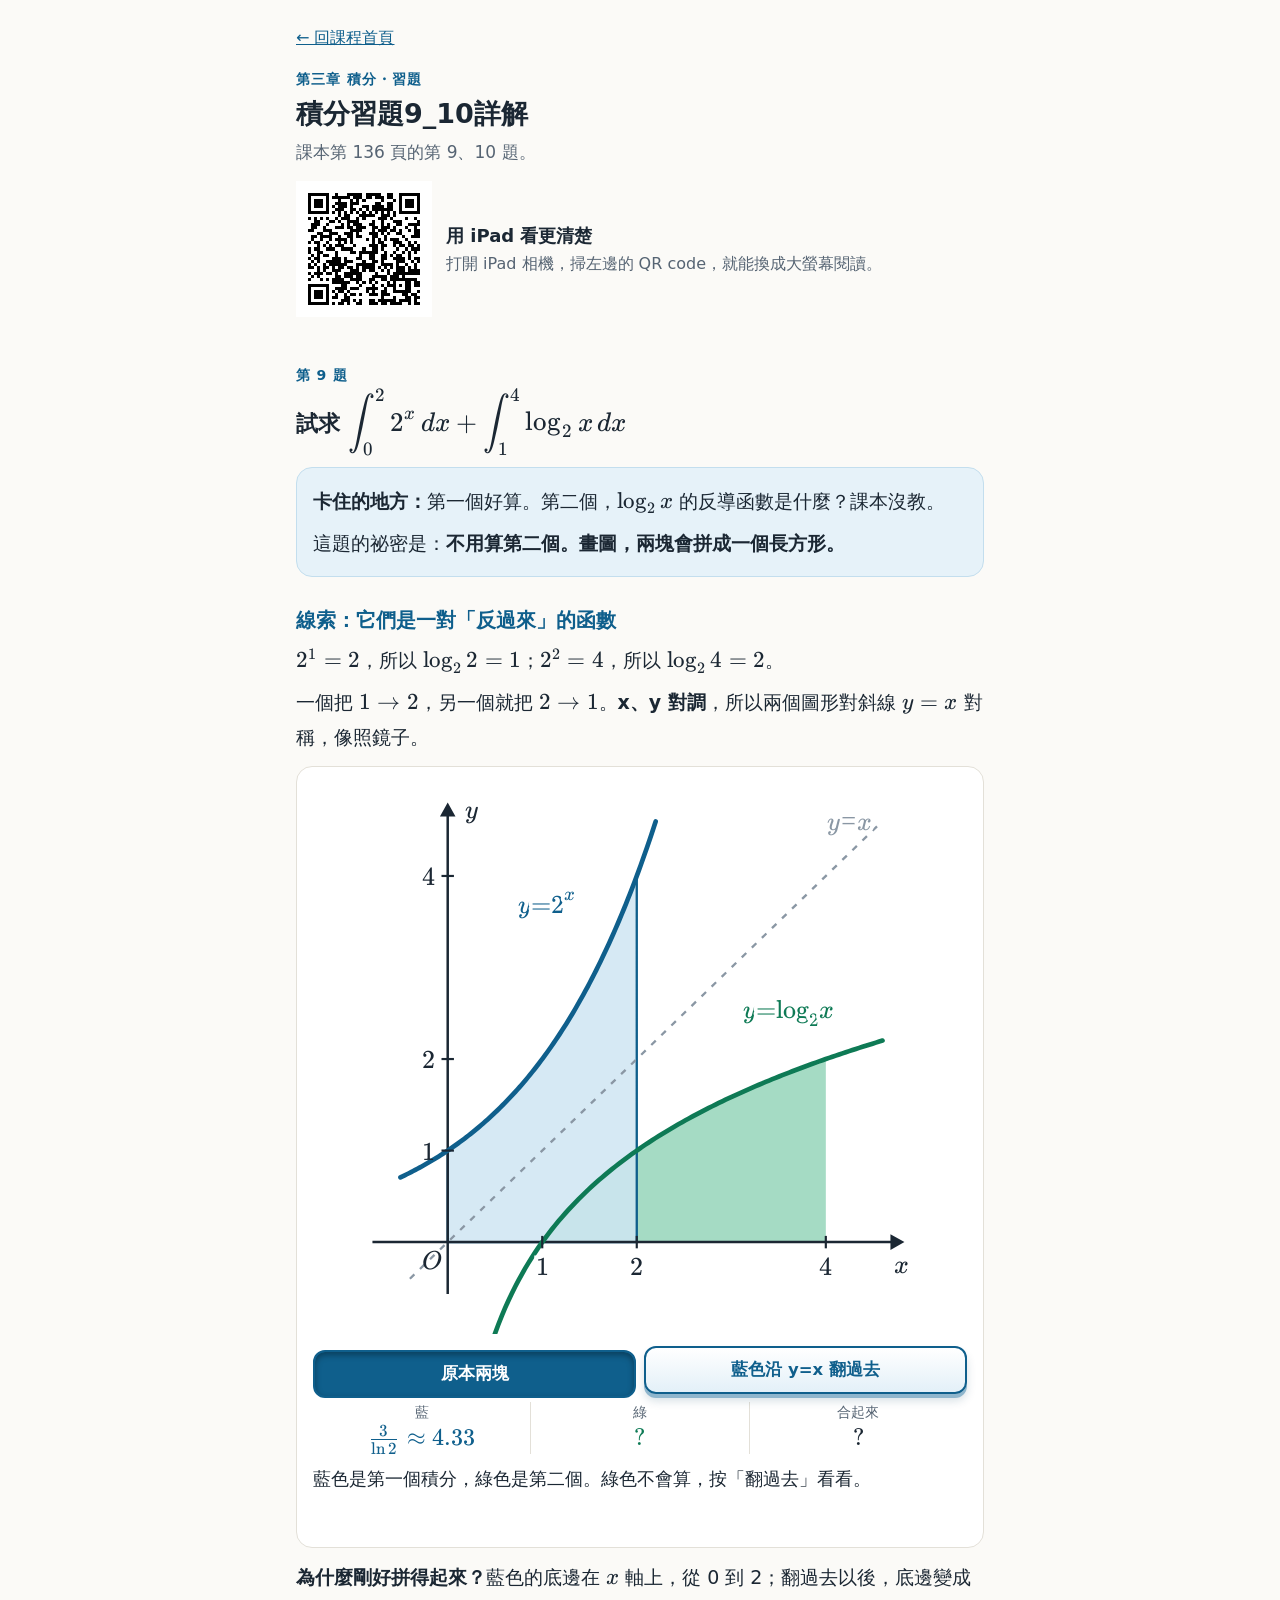
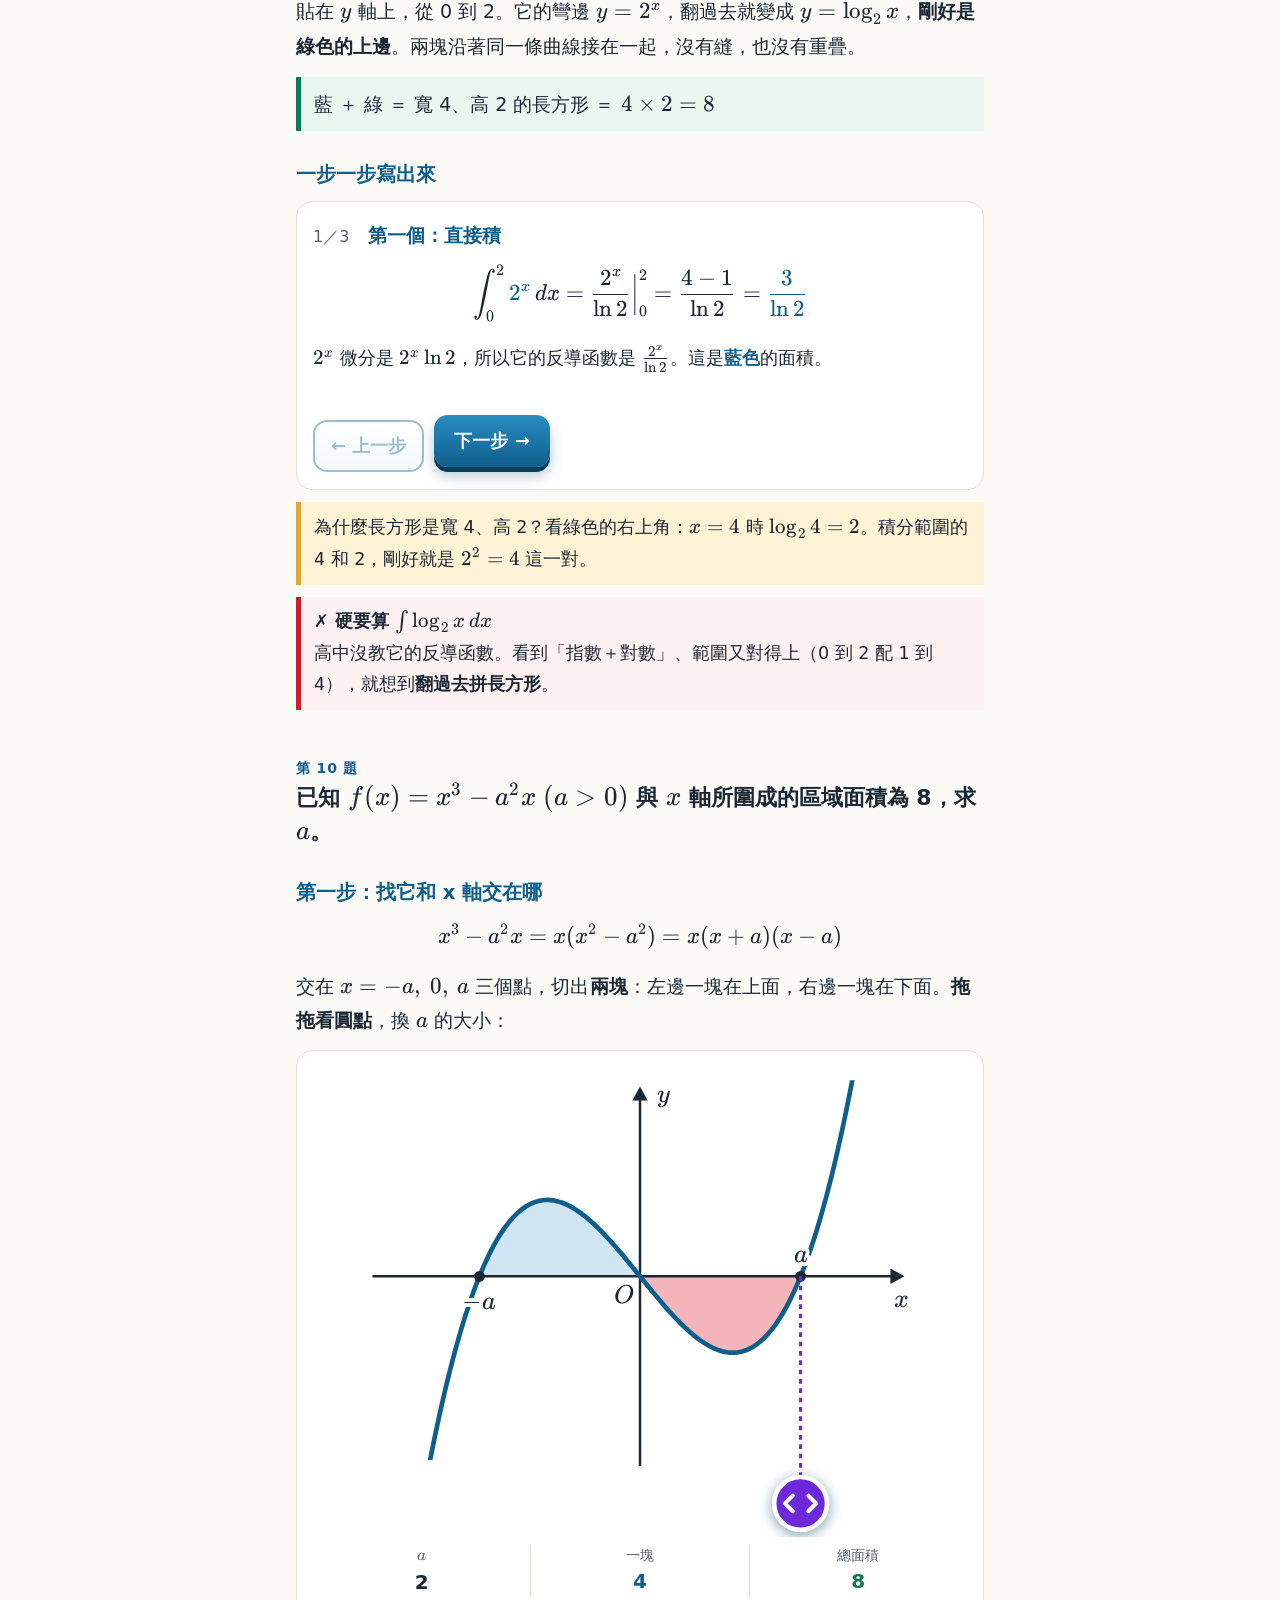
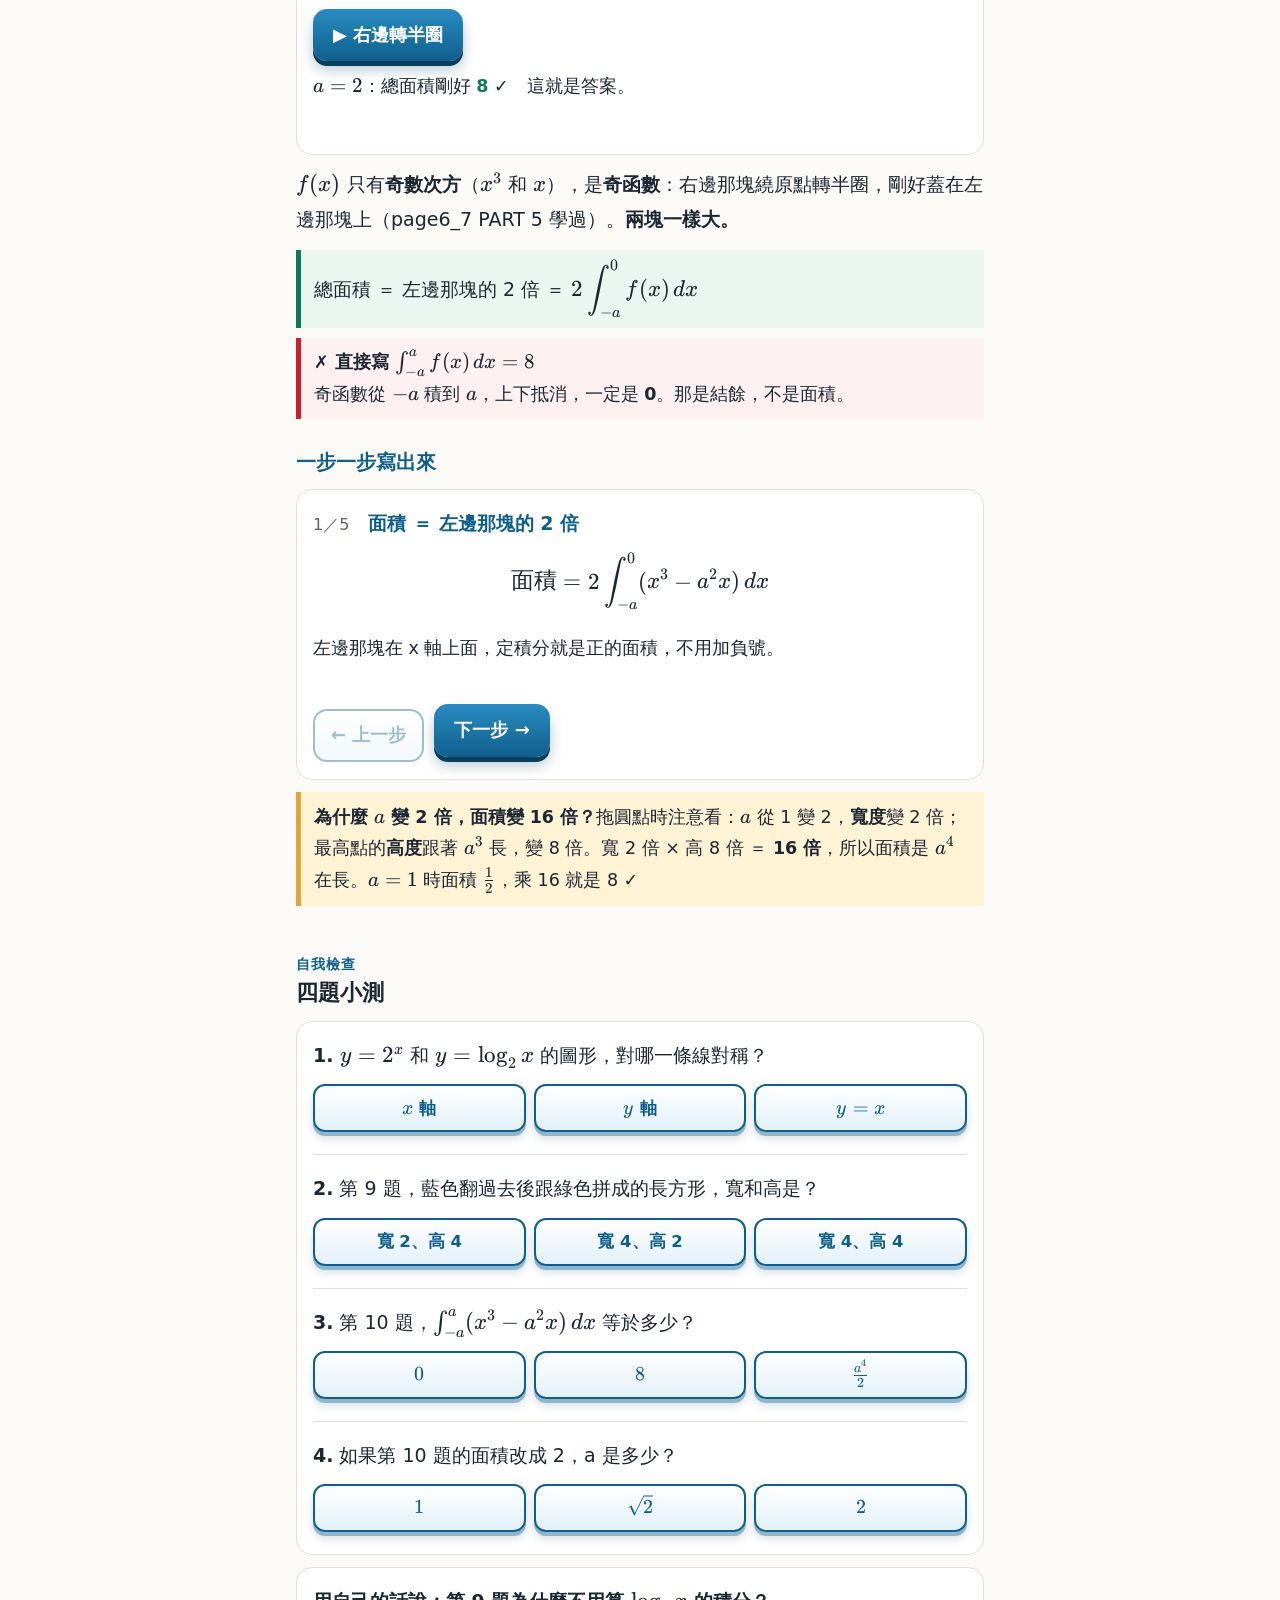
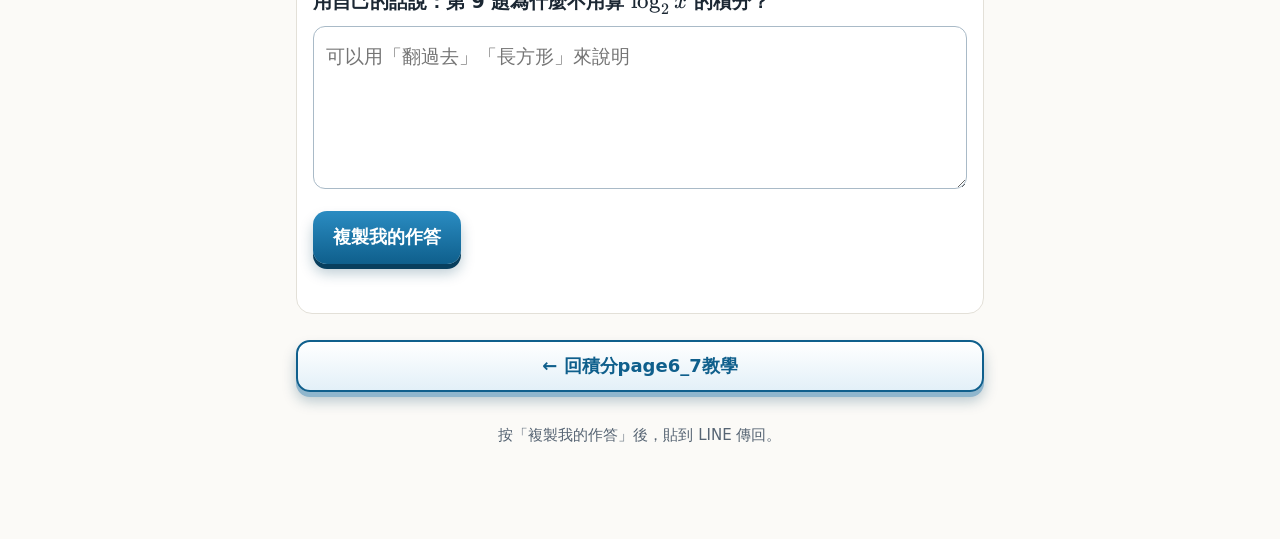
<file: integral-ex9_10.html>
<!doctype html>
<html lang="zh-Hant">
<head>
<meta charset="utf-8">
<meta name="viewport" content="width=device-width, initial-scale=1, viewport-fit=cover">
<meta name="color-scheme" content="light">
<meta name="theme-color" content="#fbfaf7">
<meta property="og:title" content="積分習題9_10詳解">
<meta property="og:description" content="第 9 題：指數和對數拼成一個長方形；第 10 題：三次函數與 x 軸圍成的面積。">
<script src="line.js"></script>
<title>積分習題9_10詳解</title>
<link rel="stylesheet" href="vendor/katex/katex.min.css">
<link rel="icon" href="data:,">
<link rel="stylesheet" href="style.css?v=6">
</head>
<body>
<div id="bar"></div>
<div class="wrap">
<a class="back" href="index.html?openExternalBrowser=1">← 回課程首頁</a>
<div class="course-id">第三章 積分・習題</div>
<h1>積分習題9_10詳解</h1>
<p class="sub">課本第 136 頁的第 9、10 題。</p>
<div class="qr"><img src="qr-ex9_10.svg" width="136" height="136" alt="本頁網址的 QR code"><div><b>用 iPad 看更清楚</b><br>打開 iPad 相機，掃左邊的 QR code，就能換成大螢幕閱讀。</div></div>

<div class="step">第 9 題</div>
<h2>試求 <span data-k="\displaystyle\int_0^22^x\,dx+\int_1^4\log_2x\,dx"></span></h2>
<div class="card goal">
<b>卡住的地方：</b>第一個好算。第二個，<span data-k="\log_2x"></span> 的反導函數是什麼？課本沒教。
<p style="margin-bottom:0">這題的祕密是：<b>不用算第二個。畫圖，兩塊會拼成一個長方形。</b></p>
</div>

<h3>線索：它們是一對「反過來」的函數</h3>
<p><span data-k="2^1=2"></span>，所以 <span data-k="\log_22=1"></span>；<span data-k="2^2=4"></span>，所以 <span data-k="\log_24=2"></span>。</p>
<p>一個把 <span data-k="1\to2"></span>，另一個就把 <span data-k="2\to1"></span>。<b>x、y 對調</b>，所以兩個圖形對斜線 <span data-k="y=x"></span> 對稱，像照鏡子。</p>

<div class="card">
<svg class="fig" id="g9" role="img" aria-label="y=2 的 x 次方下方的藍色區域，沿 y=x 翻過去，跟 log 曲線下方的綠色區域拼成 4 乘 2 的長方形"></svg>
<div class="seg" id="b9" data-hint><button data-m="0" class="on">原本兩塊</button><button data-m="1">藍色沿 y=x 翻過去</button></div>
<div class="stats"><div>藍<b class="cb" id="a9b"><span data-k="\int_0^22^x\,dx"></span></b></div><div>綠<b class="cg" id="a9g"><span data-k="\int_1^4\log_2x\,dx"></span></b></div><div>合起來<b id="a9s">?</b></div></div>
<p class="say" id="s9" aria-live="polite">藍色是第一個積分，綠色是第二個。按「翻過去」看看。</p>
</div>
<p><b>為什麼剛好拼得起來？</b>藍色的底邊在 <span data-k="x"></span> 軸上，從 0 到 2；翻過去以後，底邊變成貼在 <span data-k="y"></span> 軸上，從 0 到 2。它的彎邊 <span data-k="y=2^x"></span>，翻過去就變成 <span data-k="y=\log_2x"></span>，<b>剛好是綠色的上邊</b>。兩塊沿著同一條曲線接在一起，沒有縫，也沒有重疊。</p>
<div class="key">藍 ＋ 綠 ＝ 寬 4、高 2 的長方形 ＝ <span data-k="4\times2=8"></span></div>

<h3>一步一步寫出來</h3>
<div class="card" id="st9"></div>
<div class="tip">為什麼長方形是寬 4、高 2？看綠色的右上角：<span data-k="x=4"></span> 時 <span data-k="\log_24=2"></span>。積分範圍的 4 和 2，剛好就是 <span data-k="2^2=4"></span> 這一對。</div>
<div class="no"><b>✗ 硬要算 <span data-k="\int\log_2x\,dx"></span></b><br>高中沒教它的反導函數。看到「指數＋對數」、範圍又對得上（0 到 2 配 1 到 4），就想到<b>翻過去拼長方形</b>。</div>

<div class="step">第 10 題</div>
<h2>已知 <span data-k="f(x)=x^3-a^2x\ (a>0)"></span> 與 <span data-k="x"></span> 軸所圍成的區域面積為 8，求 <span data-k="a"></span>。</h2>

<h3>第一步：找它和 x 軸交在哪</h3>
<div class="fm"><span data-k="\displaystyle x^3-a^2x=x(x^2-a^2)=x(x+a)(x-a)"></span></div>
<p>交在 <span data-k="x=-a,\ 0,\ a"></span> 三個點，切出<b>兩塊</b>：左邊一塊在上面，右邊一塊在下面。<b>拖拖看圓點</b>，換 <span data-k="a"></span> 的大小：</p>
<div class="card">
<svg class="fig" id="g10" role="img" aria-label="三次函數與 x 軸圍成兩塊，左塊在上、右塊在下，拖圓點改變 a"></svg>
<div class="stats"><div><span data-k="a"></span><b id="v10a">2</b></div><div>一塊<b class="cb" id="v10h">4</b></div><div>總面積<b class="ch" id="v10s">8</b></div></div>
<div class="btns" data-hint><button class="btn" id="p10">▶ 右邊轉半圈</button></div>
<p class="say" id="s10" aria-live="polite"></p>
</div>
<p><span data-k="f(x)"></span> 只有<b>奇數次方</b>（<span data-k="x^3"></span> 和 <span data-k="x"></span>），是<b>奇函數</b>：右邊那塊繞原點轉半圈，剛好蓋在左邊那塊上（page6_7 PART 5 學過）。<b>兩塊一樣大。</b></p>
<div class="key">總面積 ＝ 左邊那塊的 2 倍 ＝ <span data-k="\displaystyle2\int_{-a}^{0}f(x)\,dx"></span></div>
<div class="no"><b>✗ 直接寫 <span data-k="\int_{-a}^{a}f(x)\,dx=8"></span></b><br>奇函數從 <span data-k="-a"></span> 積到 <span data-k="a"></span>，上下抵消，一定是 <b>0</b>。那是結餘，不是面積。</div>

<h3>一步一步寫出來</h3>
<div class="card" id="st10"></div>
<div class="tip"><b>為什麼 <span data-k="a"></span> 變 2 倍，面積變 16 倍？</b>拖圓點時注意看：<span data-k="a"></span> 從 1 變 2，<b>寬度</b>變 2 倍；最高點的<b>高度</b>跟著 <span data-k="a^3"></span> 長，變 8 倍。寬 2 倍 × 高 8 倍 ＝ <b>16 倍</b>，所以面積是 <span data-k="a^4"></span> 在長。<span data-k="a=1"></span> 時面積 <span data-k="\frac12"></span>，乘 16 就是 8 ✓</div>

<div class="step">自我檢查</div>
<h2>四題小測</h2>
<div class="card" id="quiz"></div>
<div class="card">
<b>用自己的話說：第 9 題為什麼不用算 <span data-k="\log_2x"></span> 的積分？</b>
<textarea id="own" rows="4" placeholder="可以用「翻過去」「長方形」來說明" aria-label="用自己的話說明"></textarea>
<div class="btns"><button class="btn" id="copy">複製我的作答</button></div>
<div class="msg" id="msg" aria-live="polite"></div>
</div>
<a class="btn ghost next" href="integral-page6_7.html?openExternalBrowser=1">← 回積分page6_7教學</a>
<div class="foot">按「複製我的作答」後，貼到 LINE 傳回。</div>
</div>
<script src="vendor/katex/katex.min.js"></script>
<script src="vendor/motion.js"></script>
<script src="common.js?v=2"></script>
<script src="plot.js?v=1"></script>
<script src="integral-ex9_10.js?v=1"></script>
</body>
</html>
</file>
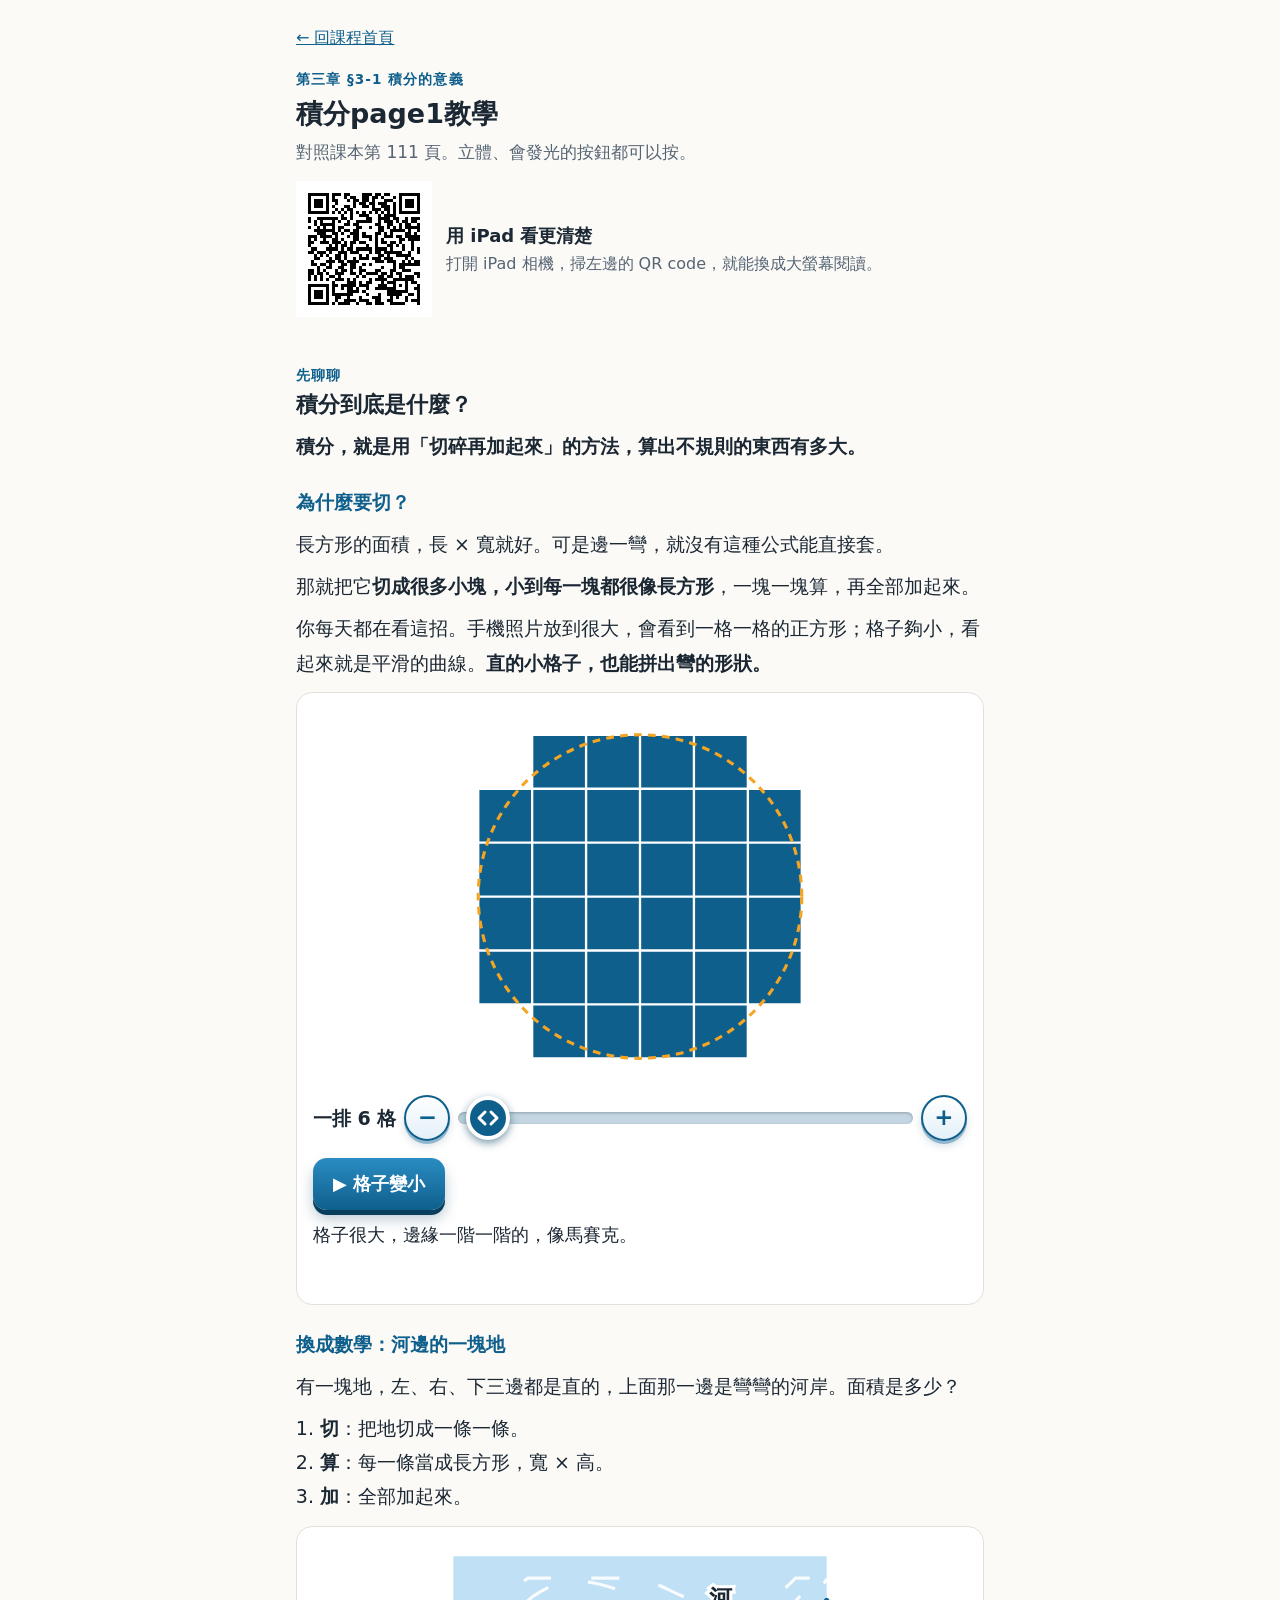
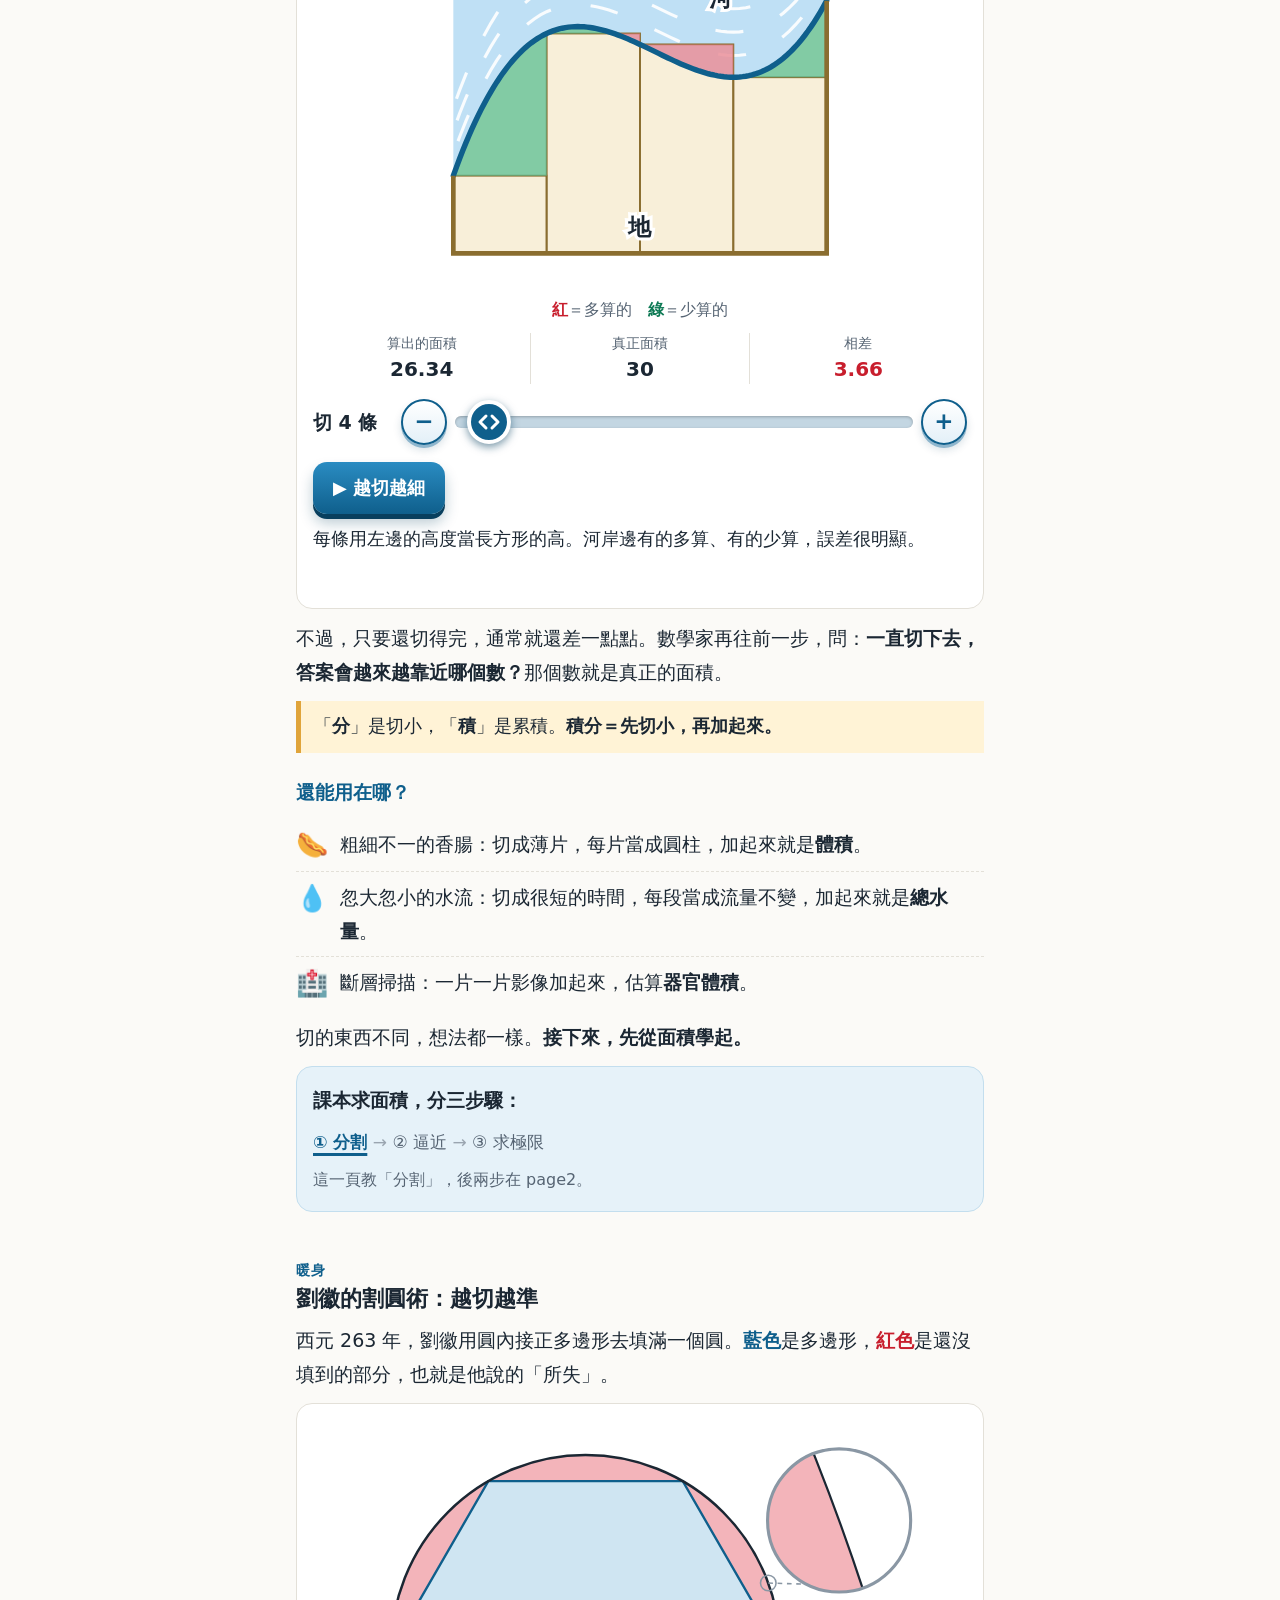
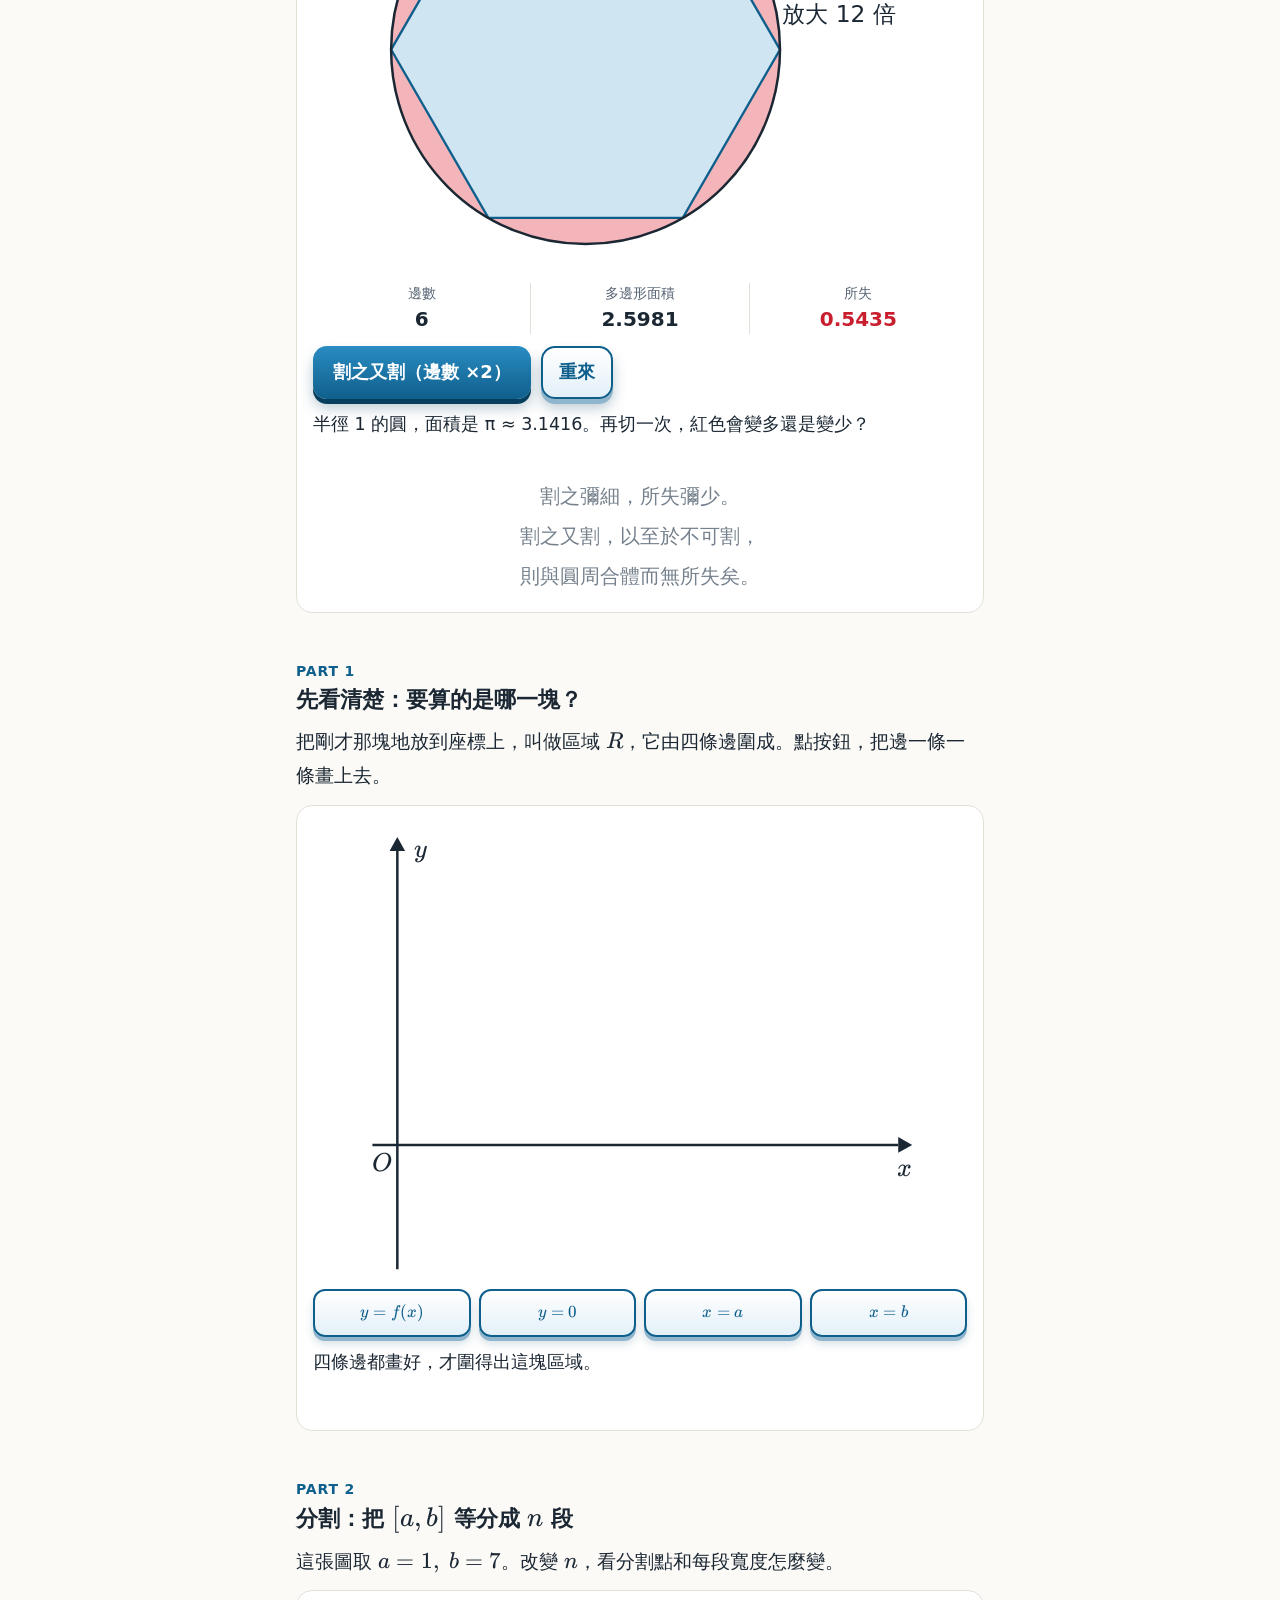
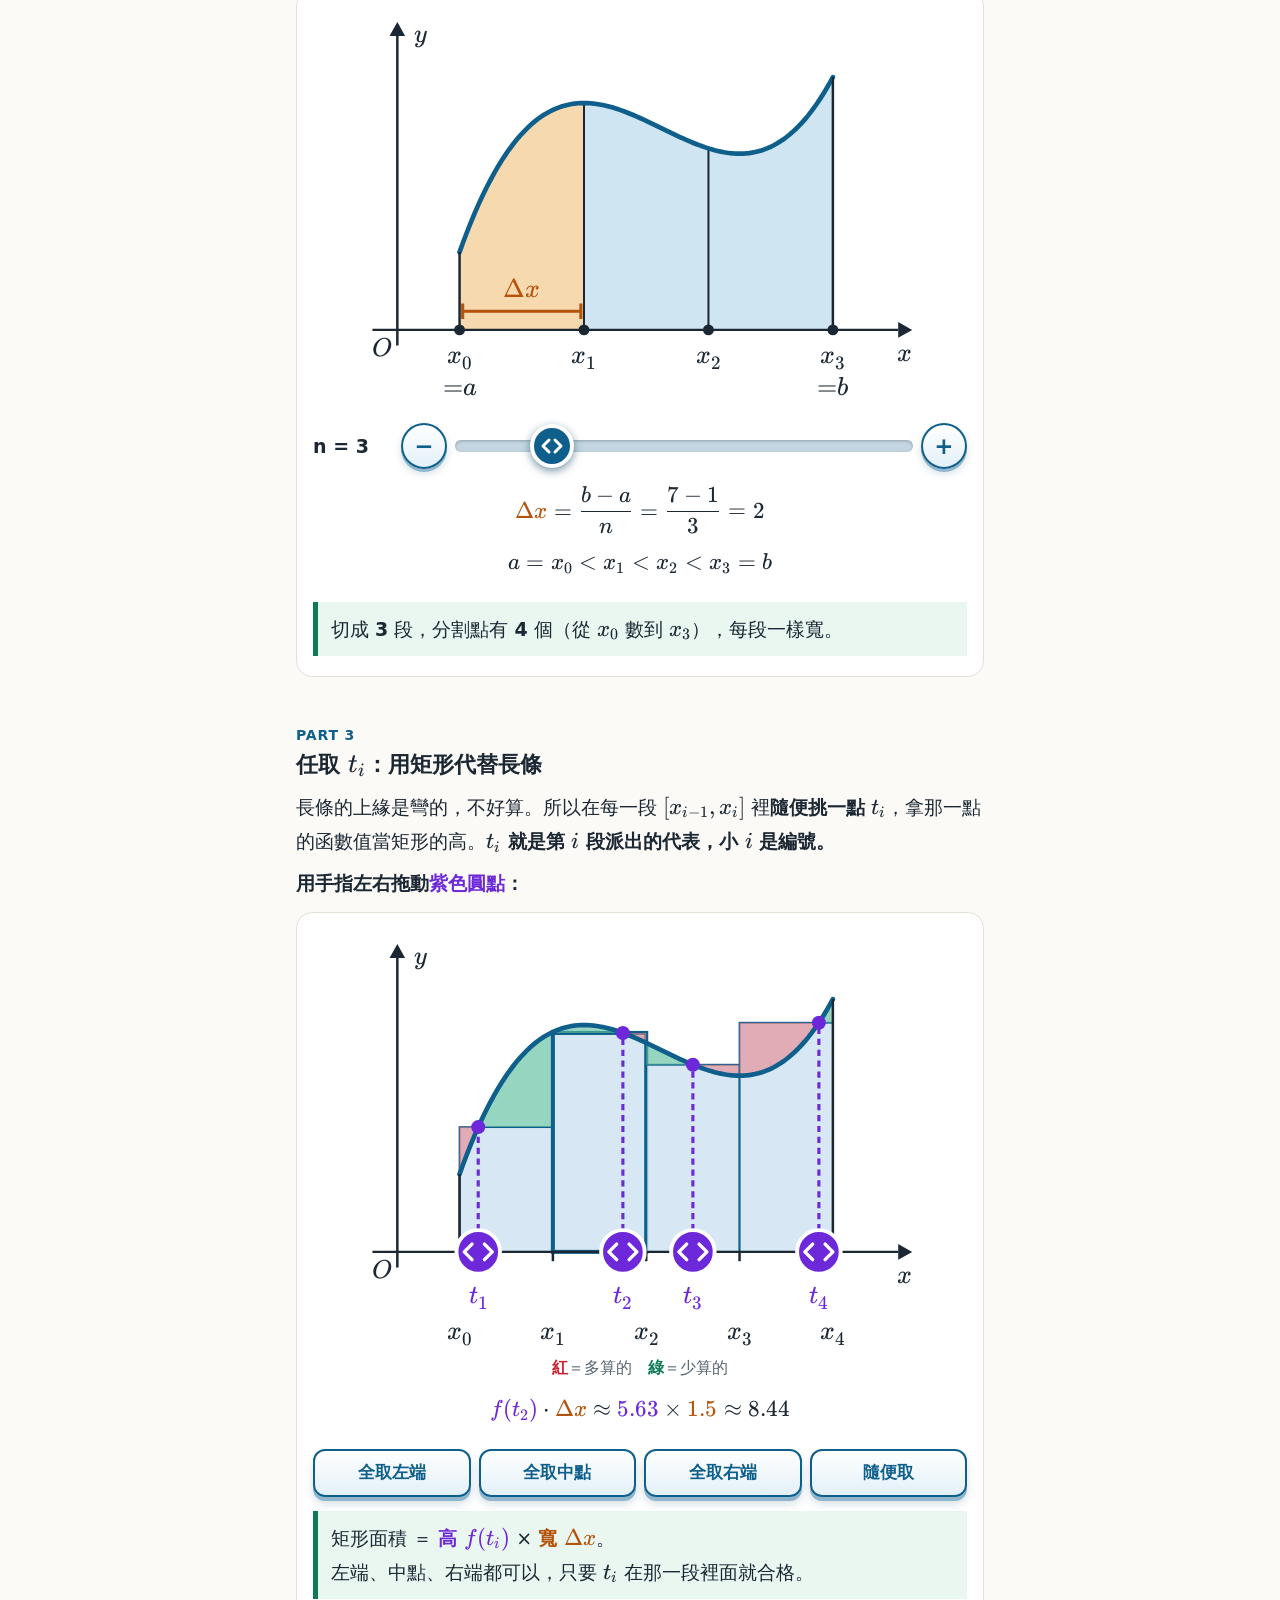
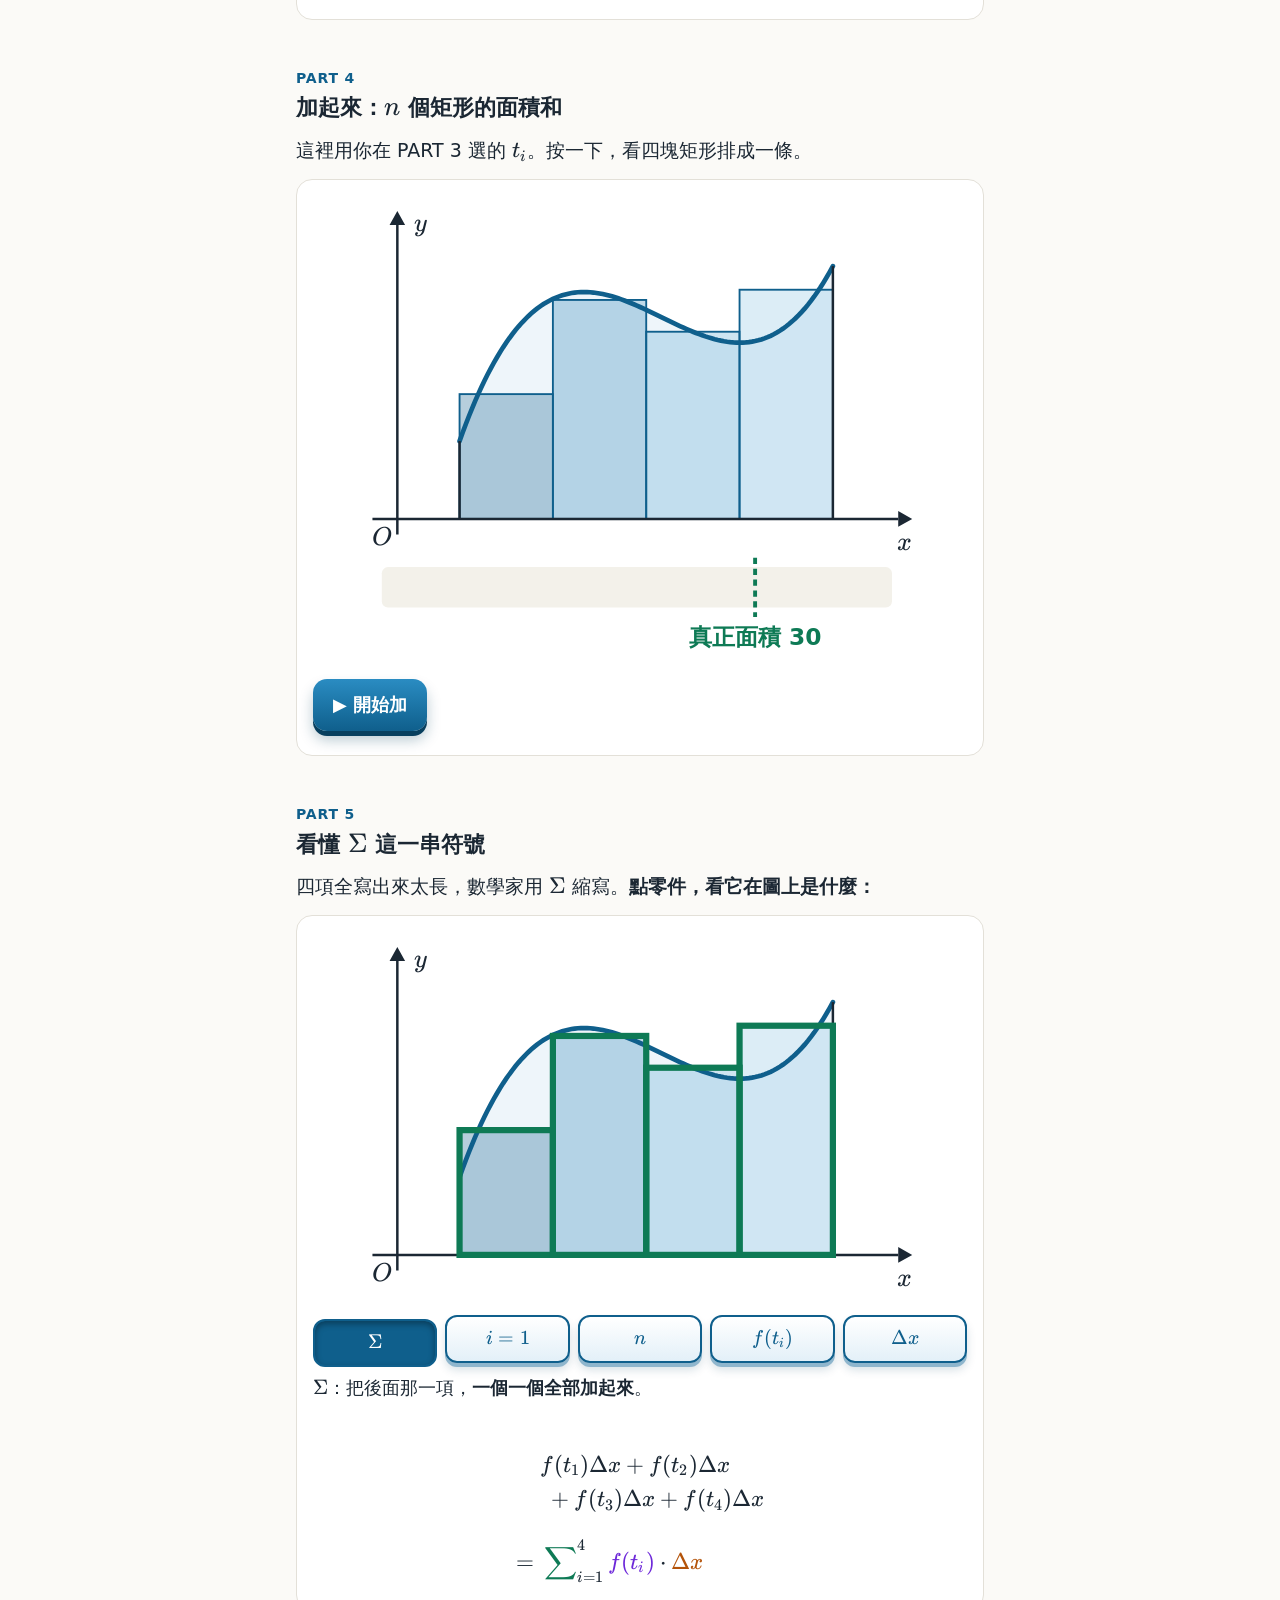
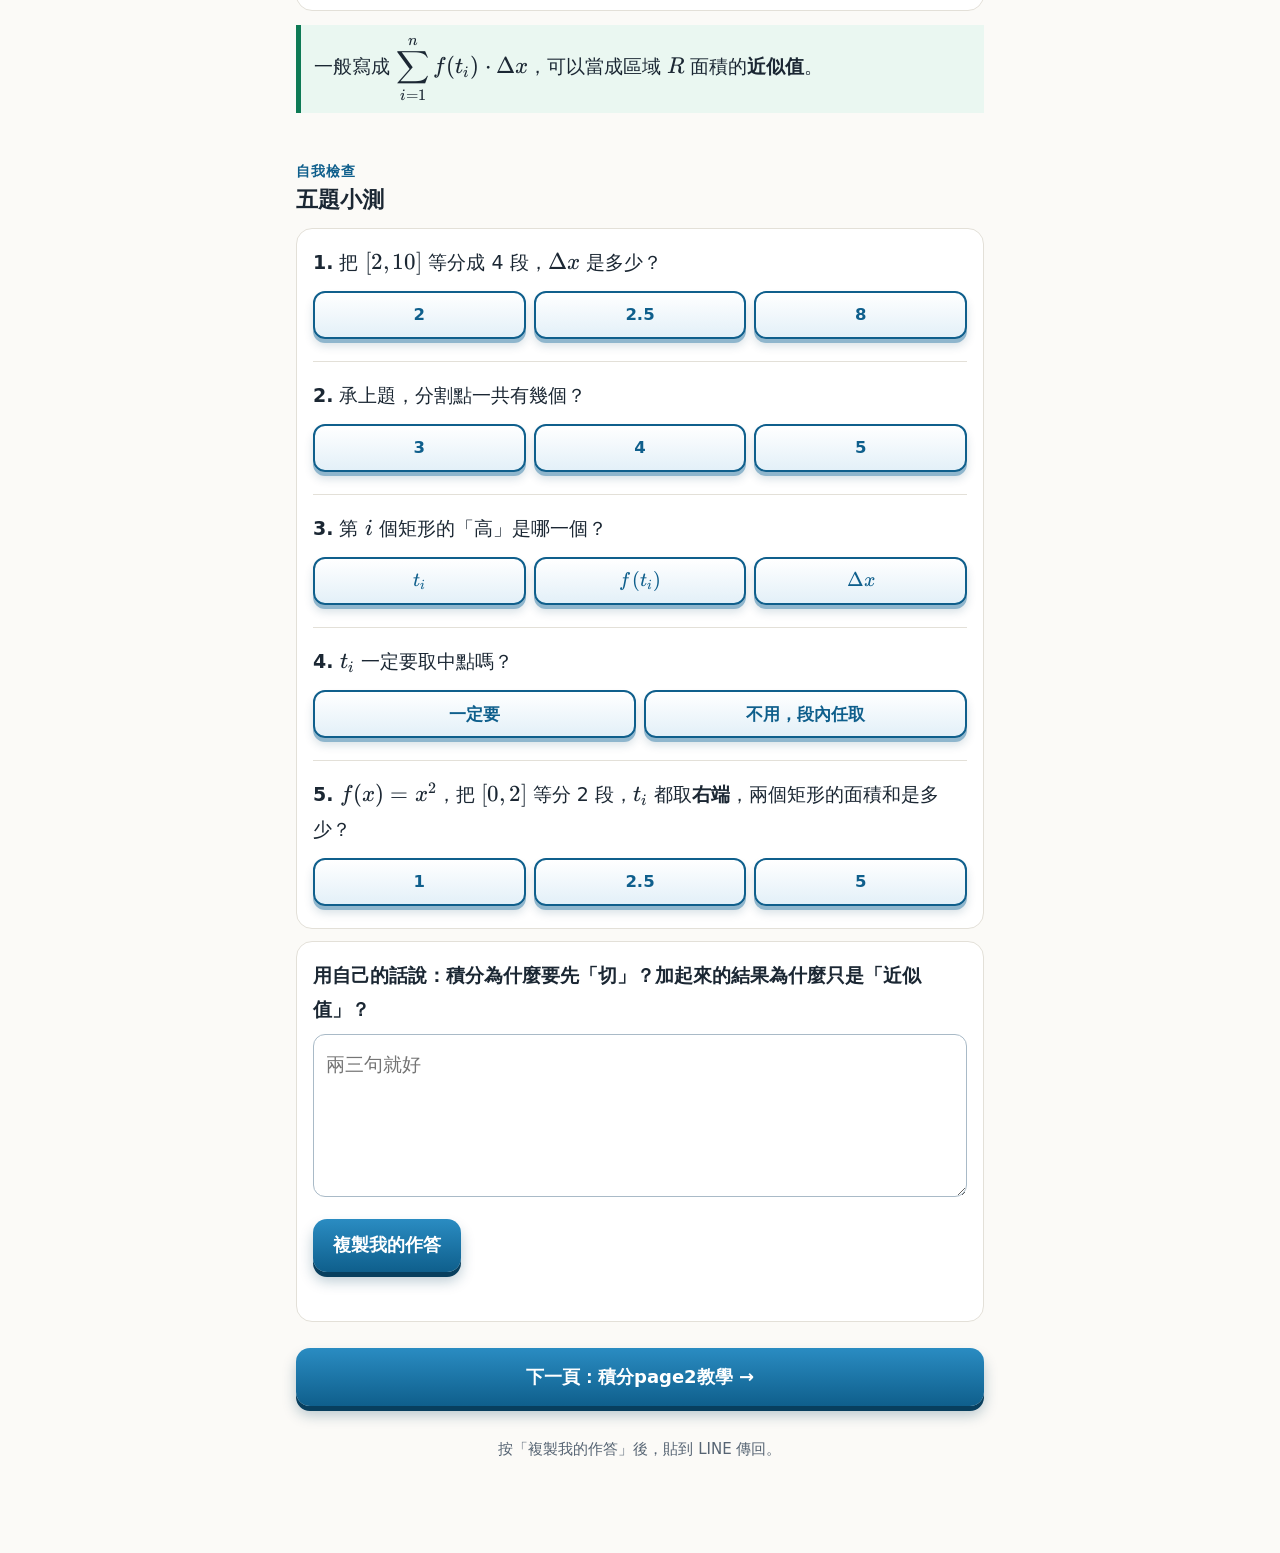
<file: integral-page1.html>
<!doctype html>
<html lang="zh-Hant">
<head>
<meta charset="utf-8">
<meta name="viewport" content="width=device-width, initial-scale=1, viewport-fit=cover">
<meta name="color-scheme" content="light">
<meta name="theme-color" content="#fbfaf7">
<meta property="og:title" content="積分page1教學">
<meta property="og:description" content="積分是什麼？為什麼要切？從像素和河邊的一塊地開始。">
<script src="line.js"></script>
<title>積分page1教學</title>
<link rel="stylesheet" href="vendor/katex/katex.min.css">
<link rel="icon" href="data:,">
<link rel="stylesheet" href="style.css?v=6">
</head>
<body>
<div id="bar"></div>
<div class="wrap">
<a class="back" href="index.html?openExternalBrowser=1">← 回課程首頁</a>
<div class="course-id">第三章 §3-1 積分的意義</div>
<h1>積分page1教學</h1>
<p class="sub">對照課本第 111 頁。立體、會發光的按鈕都可以按。</p>
<div class="qr"><img src="qr-page1.svg" width="136" height="136" alt="本頁網址的 QR code"><div><b>用 iPad 看更清楚</b><br>打開 iPad 相機，掃左邊的 QR code，就能換成大螢幕閱讀。</div></div>

<div class="step">先聊聊</div>
<h2>積分到底是什麼？</h2>
<p><b>積分，就是用「切碎再加起來」的方法，算出不規則的東西有多大。</b></p>

<p style="margin-top:22px"><b class="cb">為什麼要切？</b></p>
<p>長方形的面積，長 × 寬就好。可是邊一彎，就沒有這種公式能直接套。</p>
<p>那就把它<b>切成很多小塊，小到每一塊都很像長方形</b>，一塊一塊算，再全部加起來。</p>
<p>你每天都在看這招。手機照片放到很大，會看到一格一格的正方形；格子夠小，看起來就是平滑的曲線。<b>直的小格子，也能拼出彎的形狀。</b></p>
<div class="card">
<svg class="fig" id="gp" viewBox="0 0 360 236" role="img" aria-label="用正方形格子拼成的圓，格子越小越平滑"></svg>
<div class="sl"><output id="px-o"></output><button data-for="px" data-d="-2" aria-label="格子變大">−</button><input id="px" type="range" min="4" max="120" step="2" value="6" aria-label="一排幾格"><button data-for="px" data-d="2" aria-label="格子變小">+</button></div>
<div class="btns" data-hint><button class="btn" id="px-go">▶ 格子變小</button></div>
<p class="say" id="px-say" aria-live="polite"></p>
</div>

<p style="margin-top:22px"><b class="cb">換成數學：河邊的一塊地</b></p>
<p>有一塊地，左、右、下三邊都是直的，上面那一邊是彎彎的河岸。面積是多少？</p>
<ol><li><b>切</b>：把地切成一條一條。</li><li><b>算</b>：每一條當成長方形，寬 × 高。</li><li><b>加</b>：全部加起來。</li></ol>
<div class="card">
<svg class="fig" id="gi" viewBox="0 0 360 222" role="img" aria-label="三邊直、一邊是河岸的地，切成長條後用長方形估算面積"></svg>
<div class="small" style="text-align:center"><span class="cr">紅</span>＝多算的　<span class="cg">綠</span>＝少算的</div>
<div class="stats"><div>算出的面積<b id="l-s"></b></div><div>真正面積<b>30</b></div><div>相差<b id="l-e" class="cr"></b></div></div>
<div class="sl"><output id="ln-o"></output><button data-for="ln" data-d="-1" aria-label="少切一條">−</button><input id="ln" type="range" min="1" max="100" value="4" aria-label="切成幾條"><button data-for="ln" data-d="1" aria-label="多切一條">+</button></div>
<div class="btns" data-hint><button class="btn" id="l-go">▶ 越切越細</button></div>
<p class="say" id="l-say" aria-live="polite"></p>
</div>
<p>不過，只要還切得完，通常就還差一點點。數學家再往前一步，問：<b>一直切下去，答案會越來越靠近哪個數？</b>那個數就是真正的面積。</p>
<p class="tip">「<b>分</b>」是切小，「<b>積</b>」是累積。<b>積分＝先切小，再加起來。</b></p>

<p style="margin-top:22px"><b class="cb">還能用在哪？</b></p>
<ul class="uses">
<li><span aria-hidden="true">🌭</span><div>粗細不一的香腸：切成薄片，每片當成圓柱，加起來就是<b>體積</b>。</div></li>
<li><span aria-hidden="true">💧</span><div>忽大忽小的水流：切成很短的時間，每段當成流量不變，加起來就是<b>總水量</b>。</div></li>
<li><span aria-hidden="true">🏥</span><div>斷層掃描：一片一片影像加起來，估算<b>器官體積</b>。</div></li>
</ul>
<p>切的東西不同，想法都一樣。<b>接下來，先從面積學起。</b></p>

<div class="card goal">
<b>課本求面積，分三步驟：</b>
<ol class="path"><li class="on">① 分割</li><li>② 逼近</li><li>③ 求極限</li></ol>
<p class="small" style="margin-bottom:0">這一頁教「分割」，後兩步在 page2。</p>
</div>

<div class="step">暖身</div>
<h2>劉徽的割圓術：越切越準</h2>
<p>西元 263 年，劉徽用圓內接正多邊形去填滿一個圓。<span class="cb">藍色</span>是多邊形，<span class="cr">紅色</span>是還沒填到的部分，也就是他說的「所失」。</p>
<div class="card">
<svg class="fig" id="g0" viewBox="0 0 360 290" role="img" aria-label="圓內接正多邊形，邊數加倍時越來越接近圓"></svg>
<div class="stats"><div>邊數<b id="c-n">6</b></div><div>多邊形面積<b id="c-a"></b></div><div>所失<b id="c-d" class="cr"></b></div></div>
<div class="btns" data-hint><button class="btn" id="c-cut">割之又割（邊數 ×2）</button><button class="btn ghost" id="c-re">重來</button></div>
<p class="say" id="c-say" aria-live="polite"></p>
<div class="quote" id="quote"><span>割之彌細，所失彌少。</span><br><span>割之又割，以至於不可割，</span><br><span>則與圓周合體而無所失矣。</span></div>
</div>

<div class="step">PART 1</div>
<h2>先看清楚：要算的是哪一塊？</h2>
<p>把剛才那塊地放到座標上，叫做區域 <span data-k="R"></span>，它由四條邊圍成。點按鈕，把邊一條一條畫上去。</p>
<div class="card">
<svg class="fig" id="g1" viewBox="0 0 360 290" role="img" aria-label="曲線 y=f(x)、x 軸、x=a、x=b 圍成的區域 R"></svg>
<div class="seg" id="edges" data-hint><button data-e="0"><span data-k="y=f(x)"></span></button><button data-e="1"><span data-k="y=0"></span></button><button data-e="2"><span data-k="x=a"></span></button><button data-e="3"><span data-k="x=b"></span></button></div>
<p class="say" id="e-say" aria-live="polite">四條邊都畫好，才圍得出這塊區域。</p>
<div id="neg" hidden>
<p><b>課本為什麼先規定 <span data-k="f(x)"></span> 非負？</b>把曲線往下拉看看。</p>
<div class="sl"><output id="d-o"></output><input id="d" type="range" min="0" max="5" step="0.1" value="0" aria-label="曲線下移量"></div>
<p class="say" id="d-say"></p>
</div>
</div>

<div class="step">PART 2</div>
<h2>分割：把 <span data-k="[a,b]"></span> 等分成 <span data-k="n"></span> 段</h2>
<p>這張圖取 <span data-k="a=1,\ b=7"></span>。改變 <span data-k="n"></span>，看分割點和每段寬度怎麼變。</p>
<div class="card">
<svg class="fig" id="g2" viewBox="0 0 360 255" role="img" aria-label="把區域 R 切成 n 個等寬長條"></svg>
<div class="sl" data-hint><output id="n2-o"></output><button data-for="n2" data-d="-1" aria-label="n 減 1">−</button><input id="n2" type="range" min="1" max="12" value="3" aria-label="分割段數 n"><button data-for="n2" data-d="1" aria-label="n 加 1">+</button></div>
<div class="fm" id="f2"></div>
<div class="fm" id="f2b" style="padding-top:0"></div>
<div class="key" id="n2-say"></div>
</div>

<div class="step">PART 3</div>
<h2>任取 <span data-k="t_i"></span>：用矩形代替長條</h2>
<p>長條的上緣是彎的，不好算。所以在每一段 <span data-k="[x_{i-1},x_i]"></span> 裡<b>隨便挑一點</b> <span data-k="t_i"></span>，拿那一點的函數值當矩形的高。<b><span data-k="t_i"></span> 就是第 <span data-k="i"></span> 段派出的代表，小 <span data-k="i"></span> 是編號。</b></p>
<p><b>用手指左右拖動<span class="ch">紫色圓點</span>：</b></p>
<div class="card">
<svg class="fig" id="g3" viewBox="0 0 360 268" aria-label="四個矩形，高度由各段中的 t 決定"></svg>
<div class="small" style="text-align:center"><span class="cr">紅</span>＝多算的　<span class="cg">綠</span>＝少算的</div>
<div class="fm" id="f3"></div>
<div class="seg" id="t3"><button data-m="l">全取左端</button><button data-m="m">全取中點</button><button data-m="r">全取右端</button><button data-m="x">隨便取</button></div>
<div class="key">矩形面積 ＝ <span class="ch">高 <span data-k="f(t_i)"></span></span> × <span class="cw">寬 <span data-k="\Delta x"></span></span>。<br>左端、中點、右端都可以，只要 <span data-k="t_i"></span> 在那一段裡面就合格。</div>
</div>

<div class="step">PART 4</div>
<h2>加起來：<span data-k="n"></span> 個矩形的面積和</h2>
<p>這裡用你在 PART 3 選的 <span data-k="t_i"></span>。按一下，看四塊矩形排成一條。</p>
<div class="card">
<svg class="fig" id="g4" viewBox="0 0 360 300" role="img" aria-label="四個矩形的面積依序接成一條總面積"></svg>
<div class="btns" data-hint><button class="btn" id="p4">▶ 開始加</button></div>
<div class="terms" id="terms" aria-live="polite"></div>
</div>

<div class="step">PART 5</div>
<h2>看懂 <span data-k="\Sigma"></span> 這一串符號</h2>
<p>四項全寫出來太長，數學家用 <span data-k="\Sigma"></span> 縮寫。<b>點零件，看它在圖上是什麼：</b></p>
<div class="card" id="sigma">
<svg class="fig" id="g5" viewBox="0 0 360 236" role="img" aria-label="四個矩形，標出目前所選符號代表的部分"></svg>
<div class="seg" id="parts" data-hint></div>
<p class="say" id="p-say" aria-live="polite"></p>
<div class="fm" id="f4"></div>
</div>
<div class="key">一般寫成 <span data-k="\displaystyle\sum_{i=1}^{n}f(t_i)\cdot\Delta x"></span>，可以當成區域 <span data-k="R"></span> 面積的<b>近似值</b>。</div>

<div class="step">自我檢查</div>
<h2>五題小測</h2>
<div class="card" id="quiz"></div>
<div class="card">
<b>用自己的話說：積分為什麼要先「切」？加起來的結果為什麼只是「近似值」？</b>
<textarea id="own" rows="4" placeholder="兩三句就好" aria-label="用自己的話說明"></textarea>
<div class="btns"><button class="btn" id="copy">複製我的作答</button></div>
<div class="msg" id="msg" aria-live="polite"></div>
</div>
<a class="btn next" href="integral-page2.html?openExternalBrowser=1">下一頁：積分page2教學 →</a>
<div class="foot">按「複製我的作答」後，貼到 LINE 傳回。</div>
</div>
<script src="vendor/katex/katex.min.js"></script>
<script src="vendor/motion.js"></script>
<script src="common.js?v=2"></script>
<script src="integral-page1.js?v=3"></script>
</body>
</html>
</file>
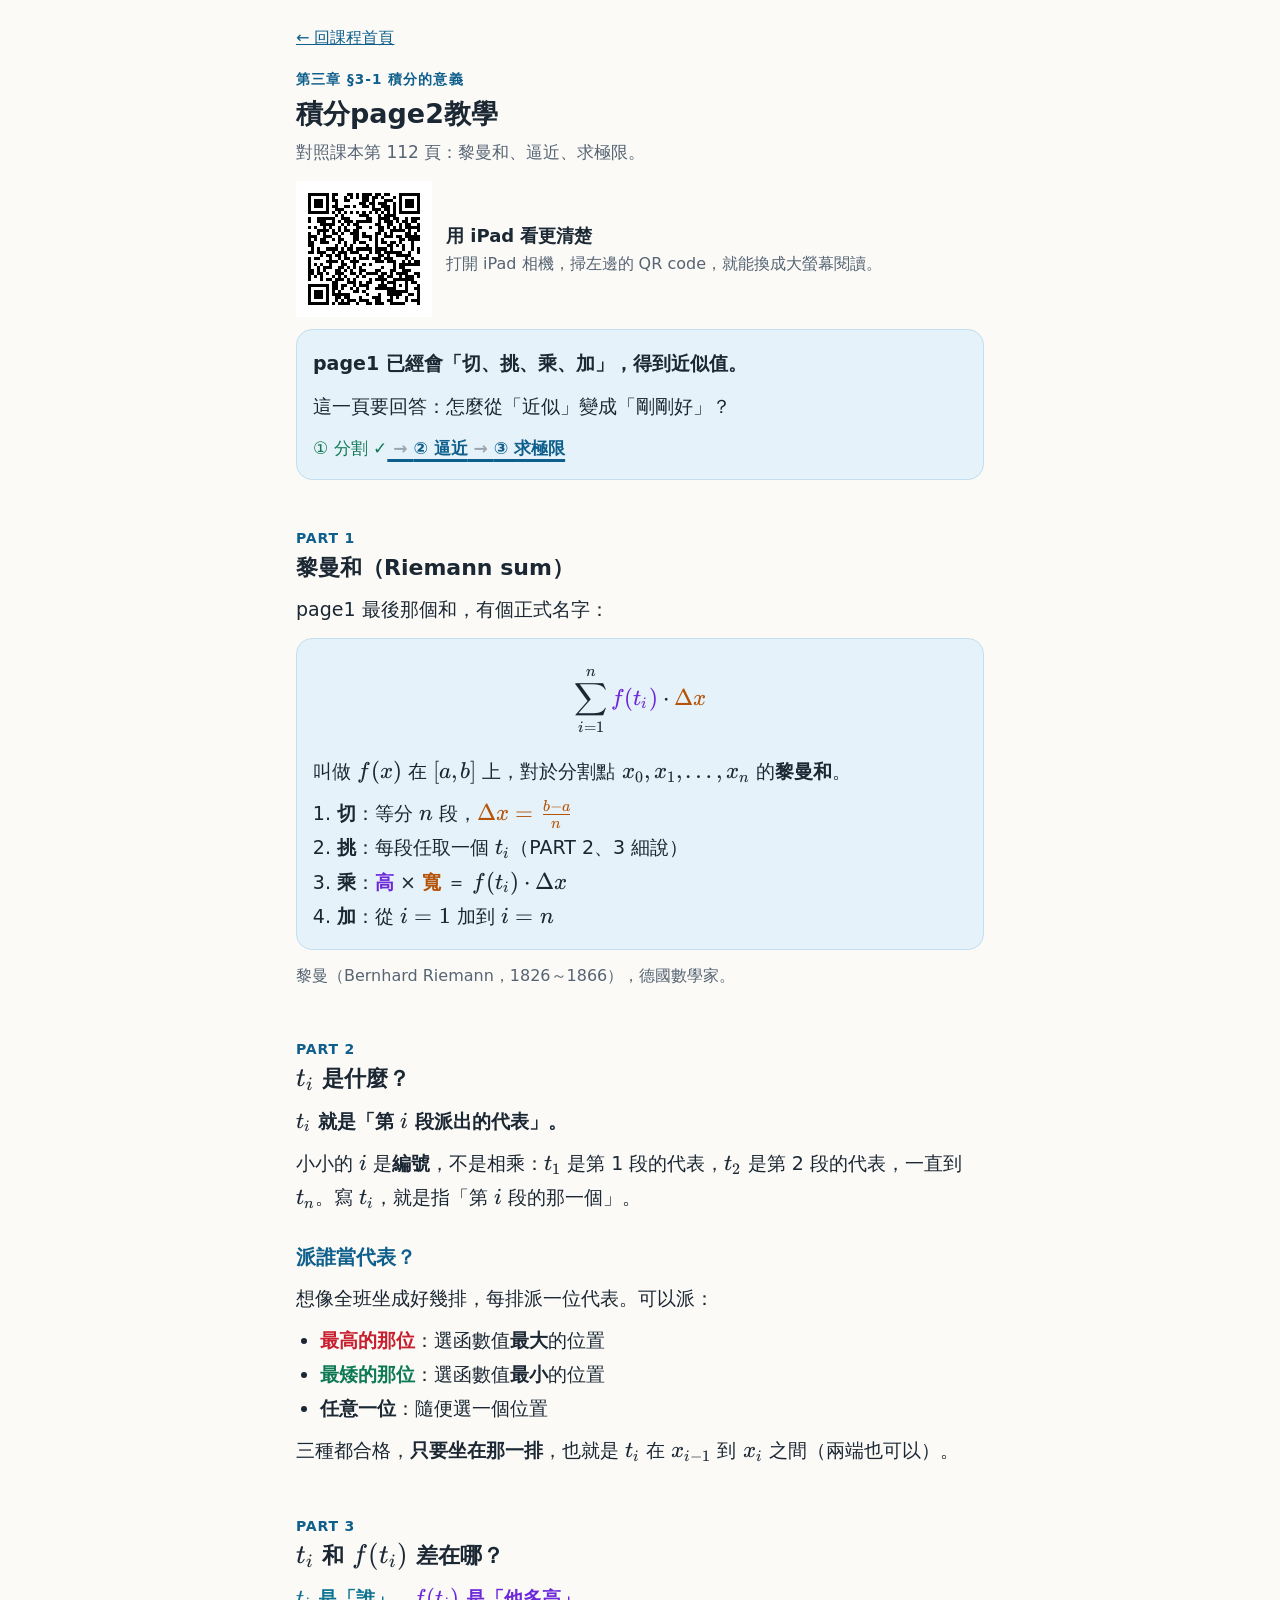
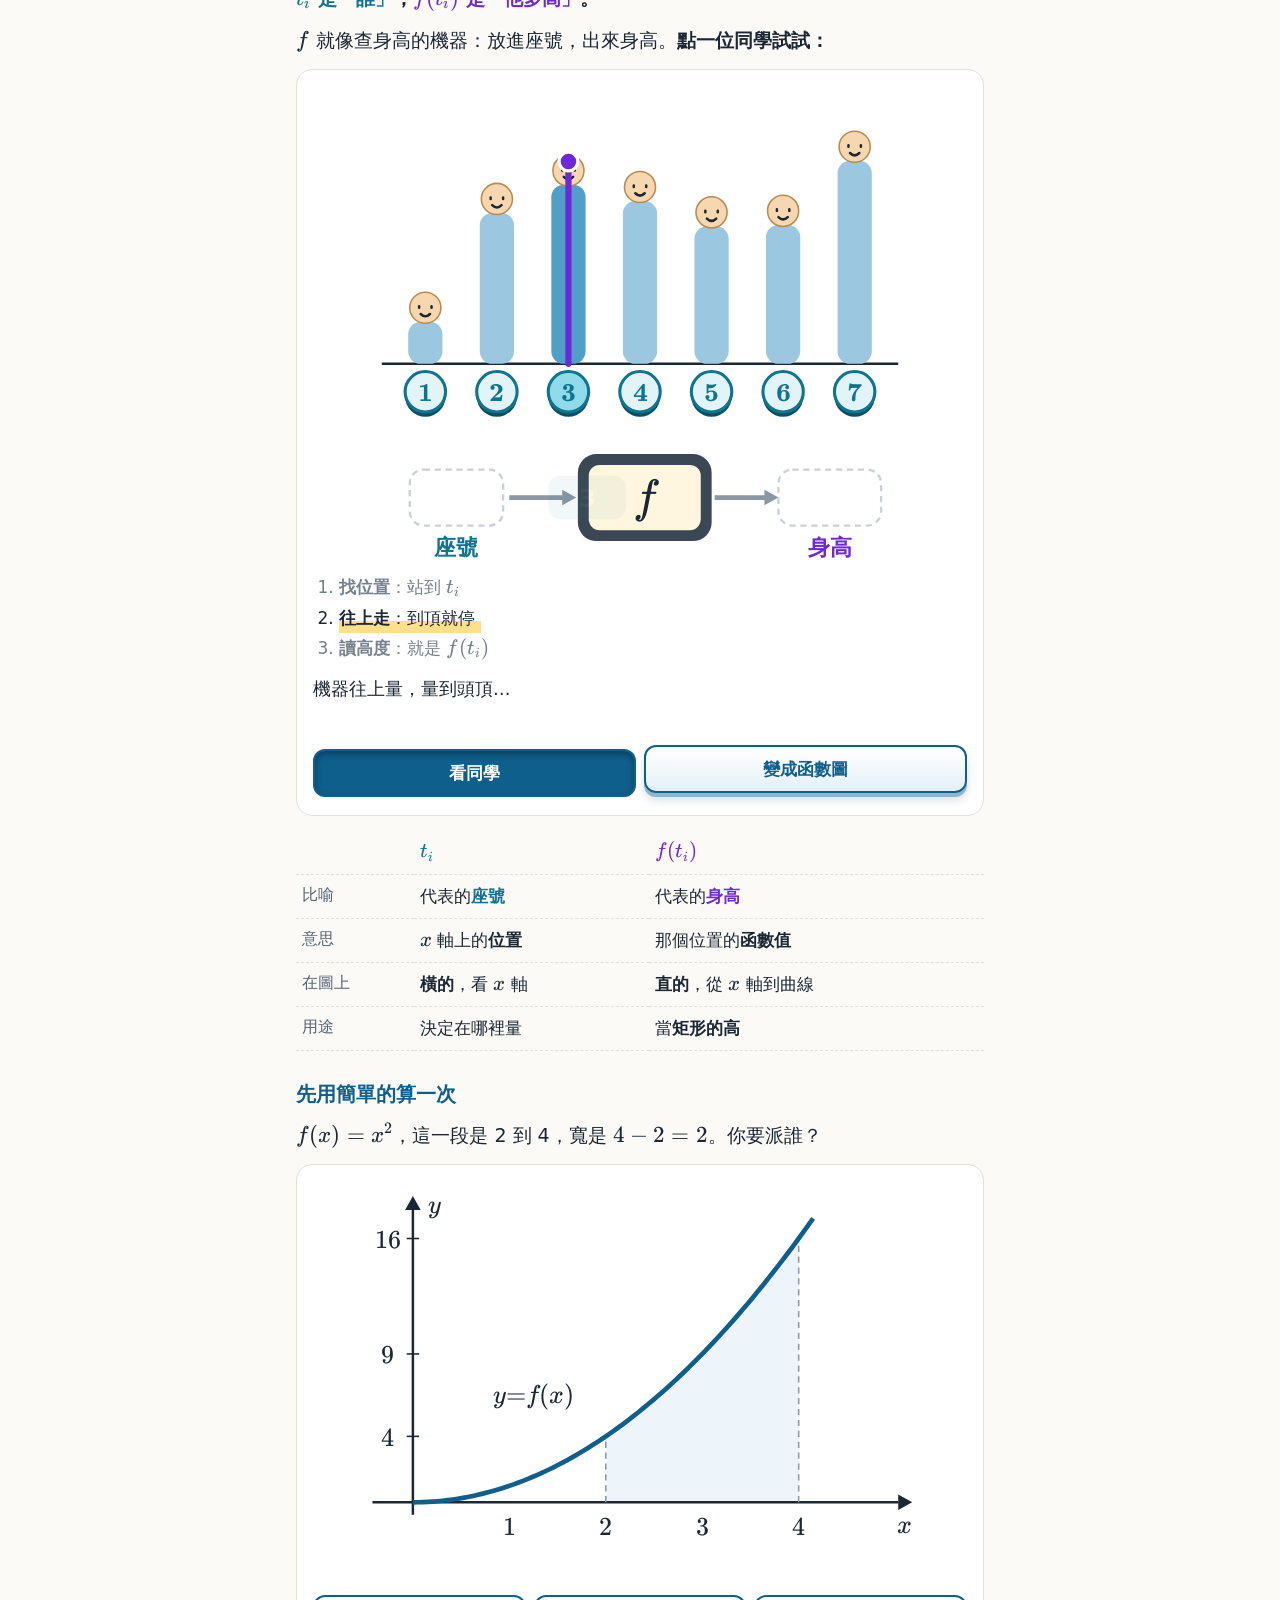
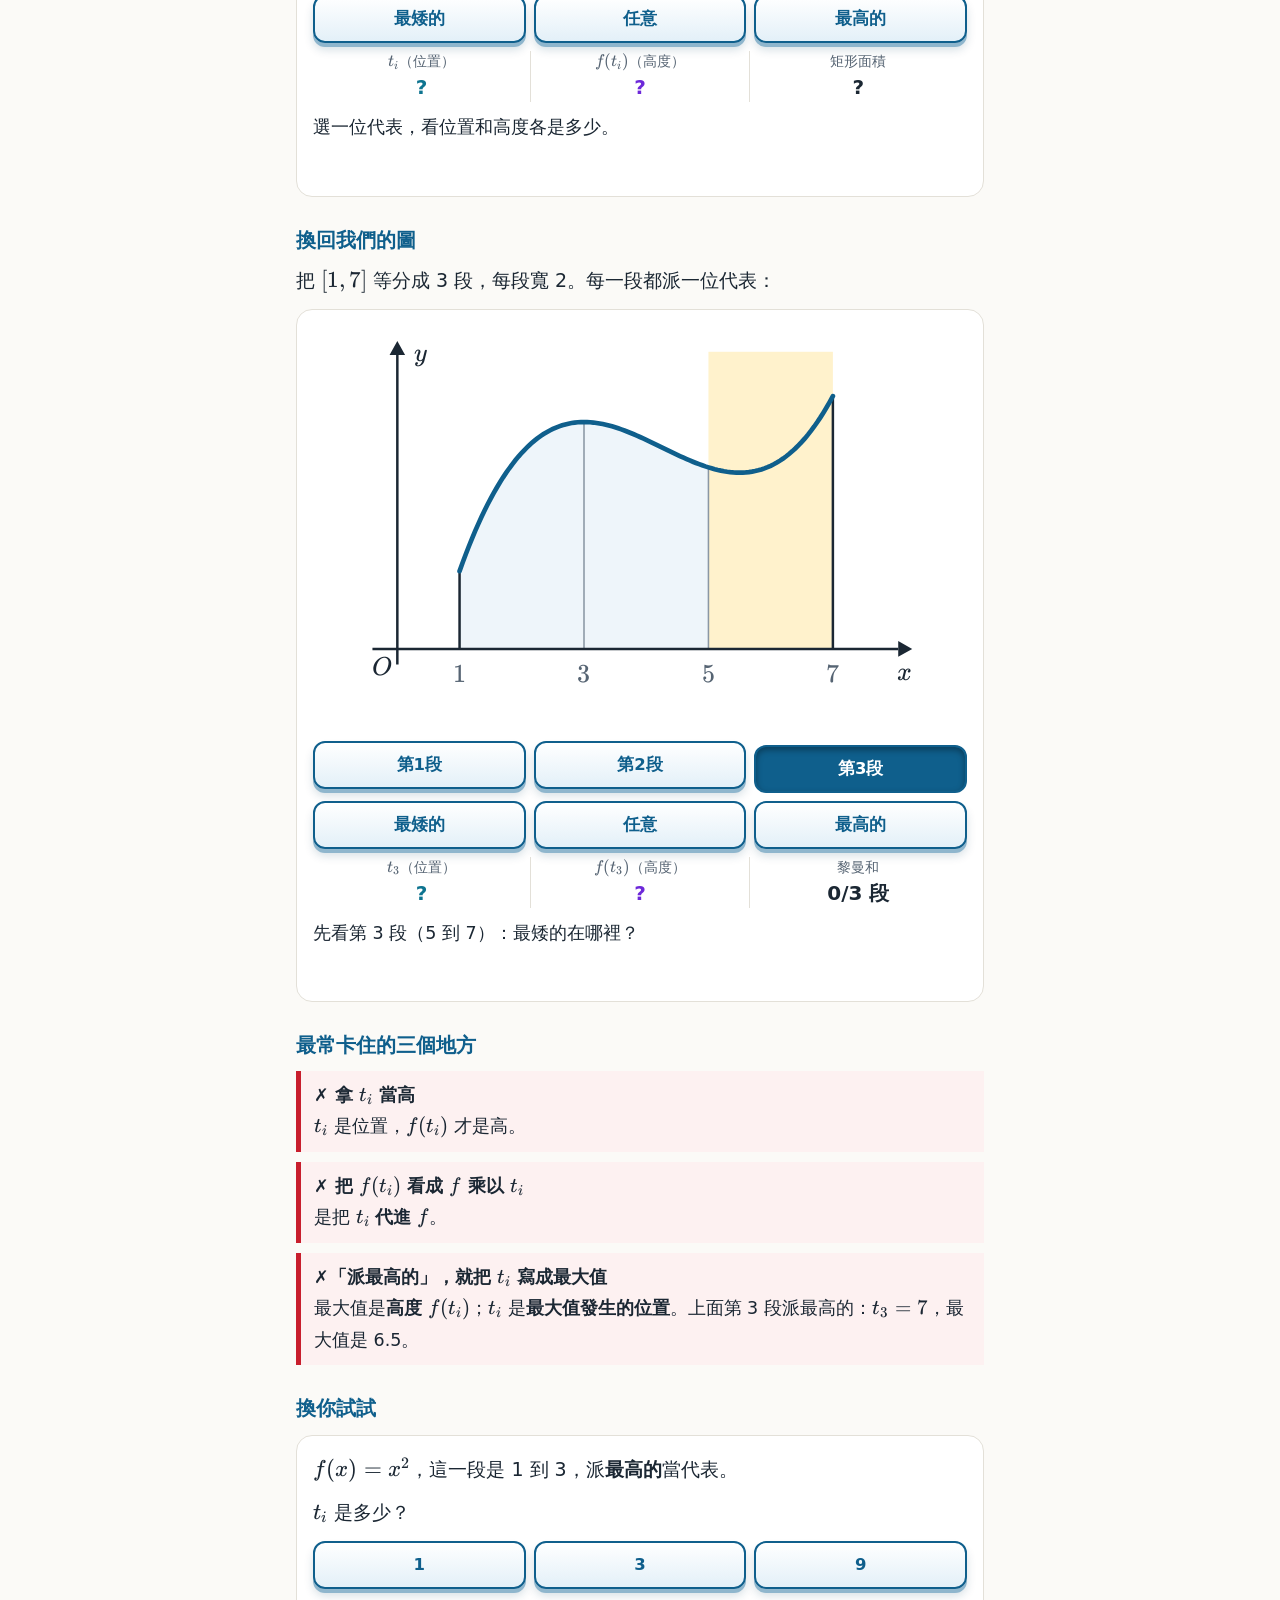
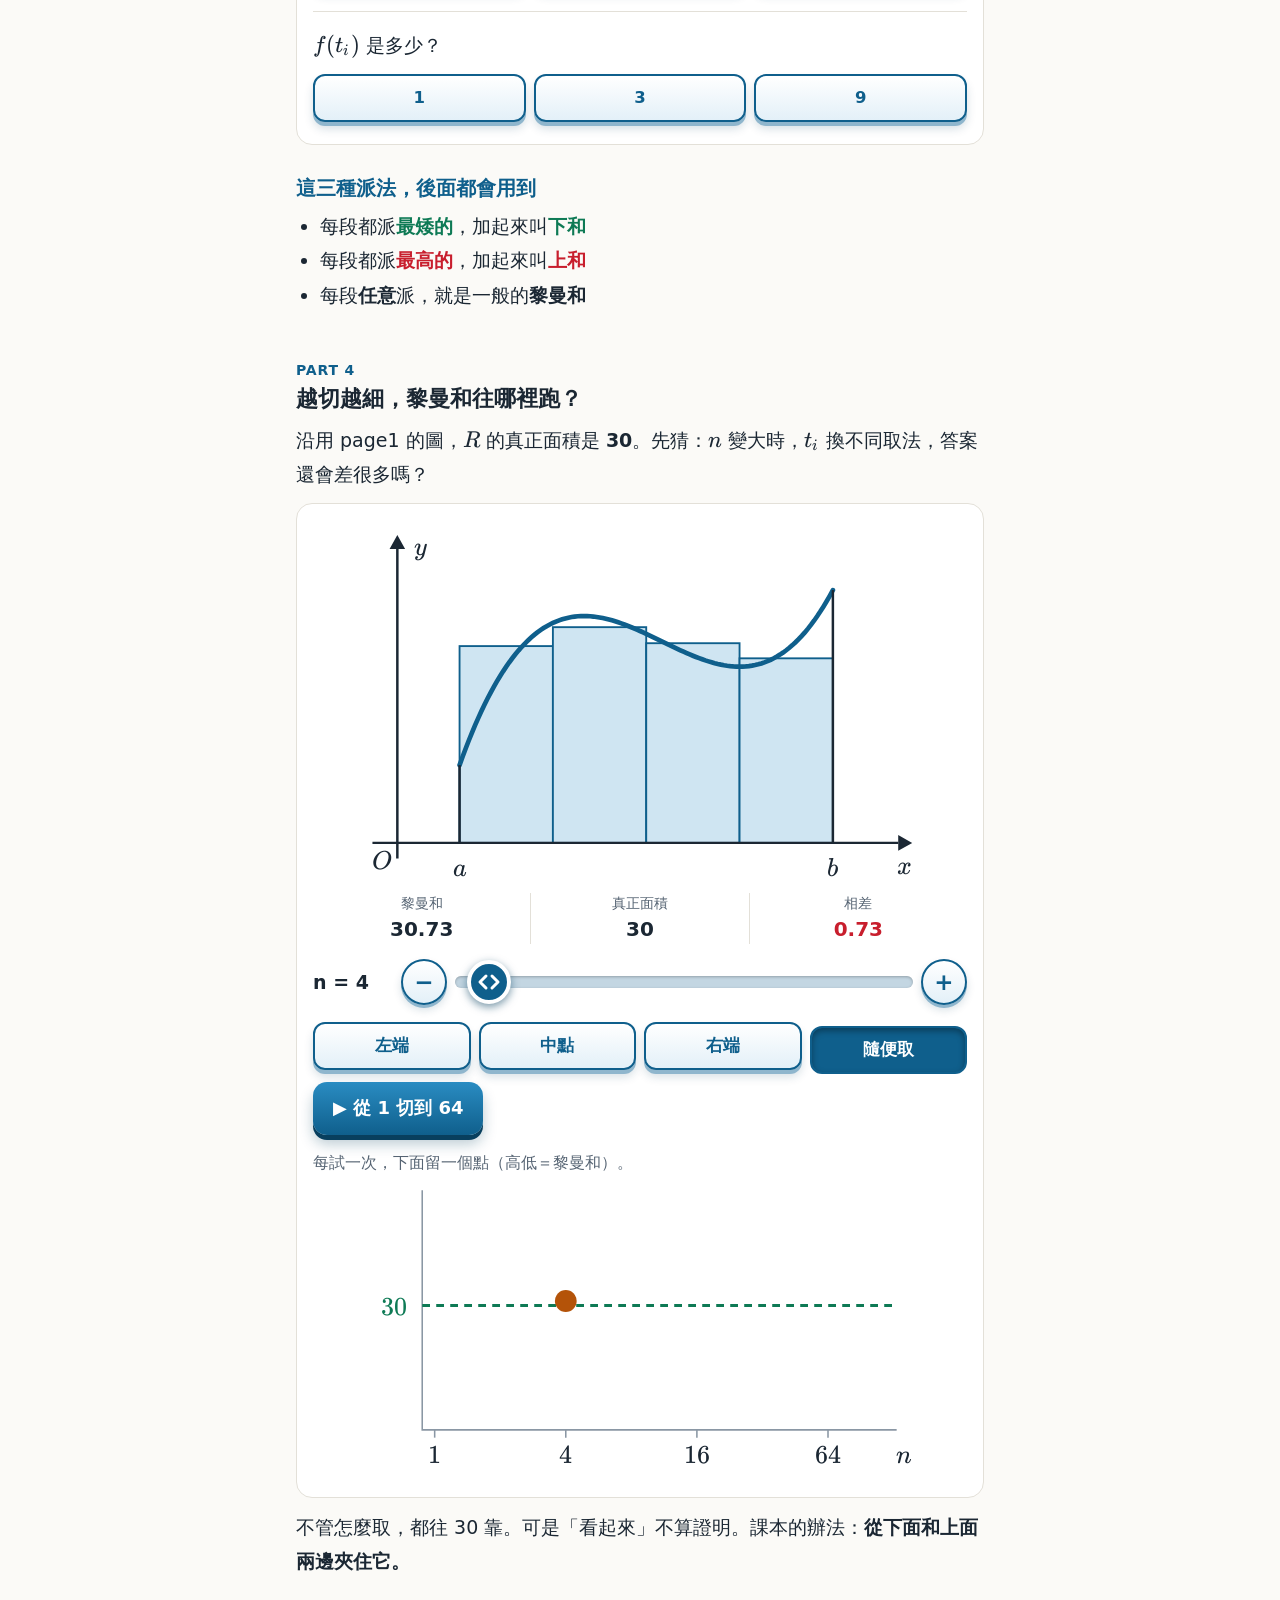
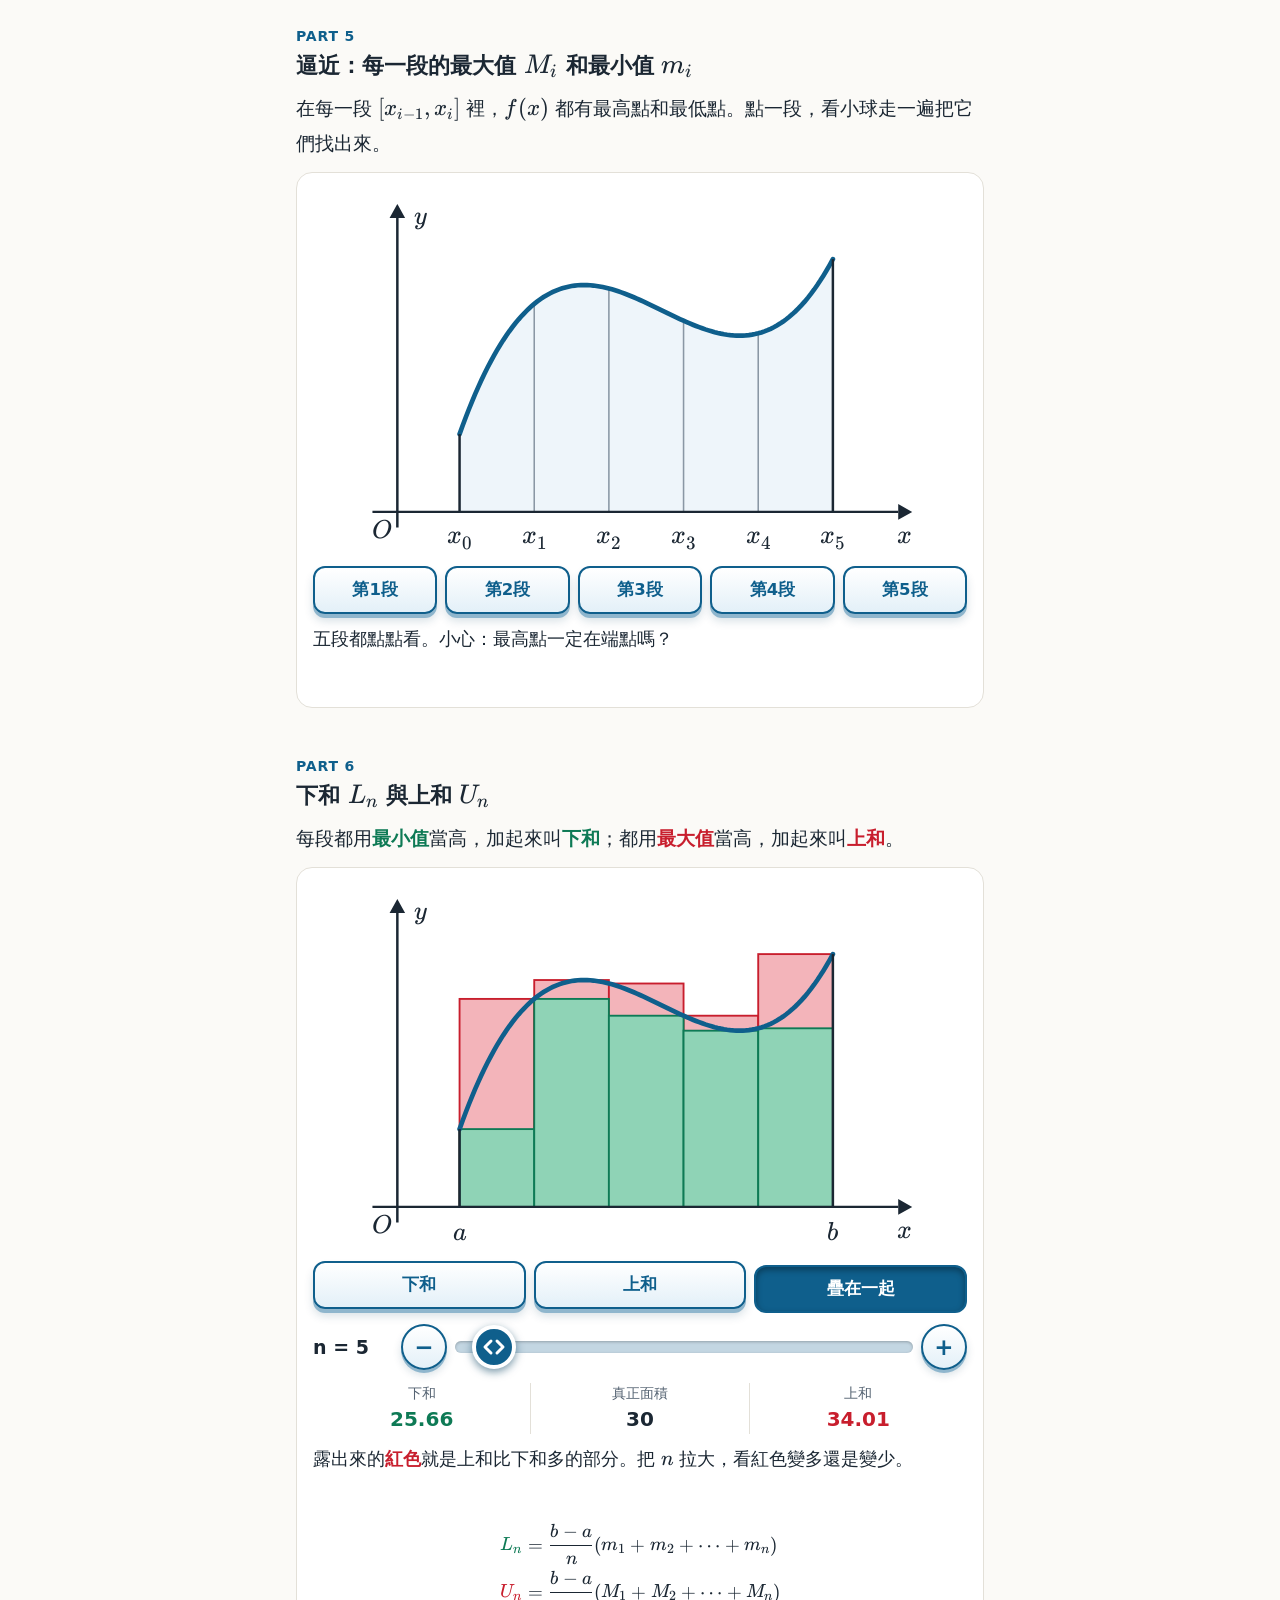
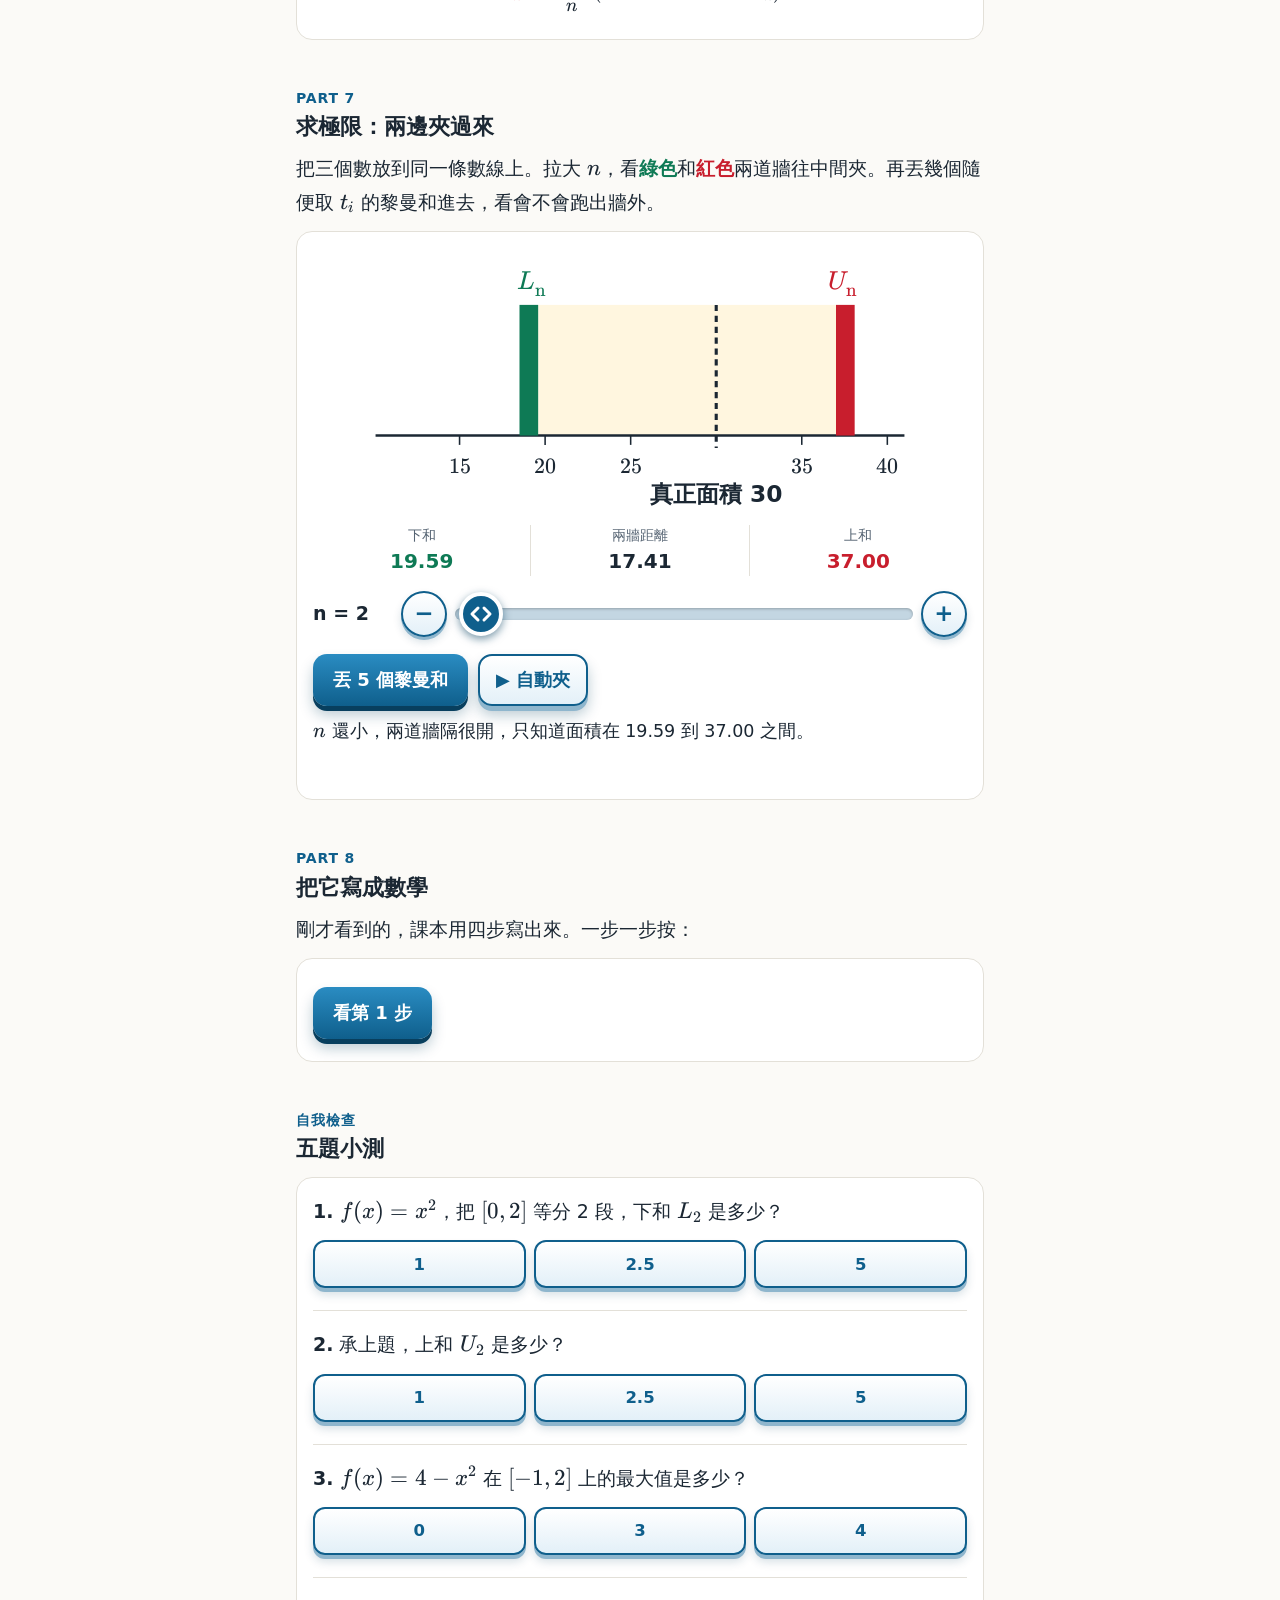
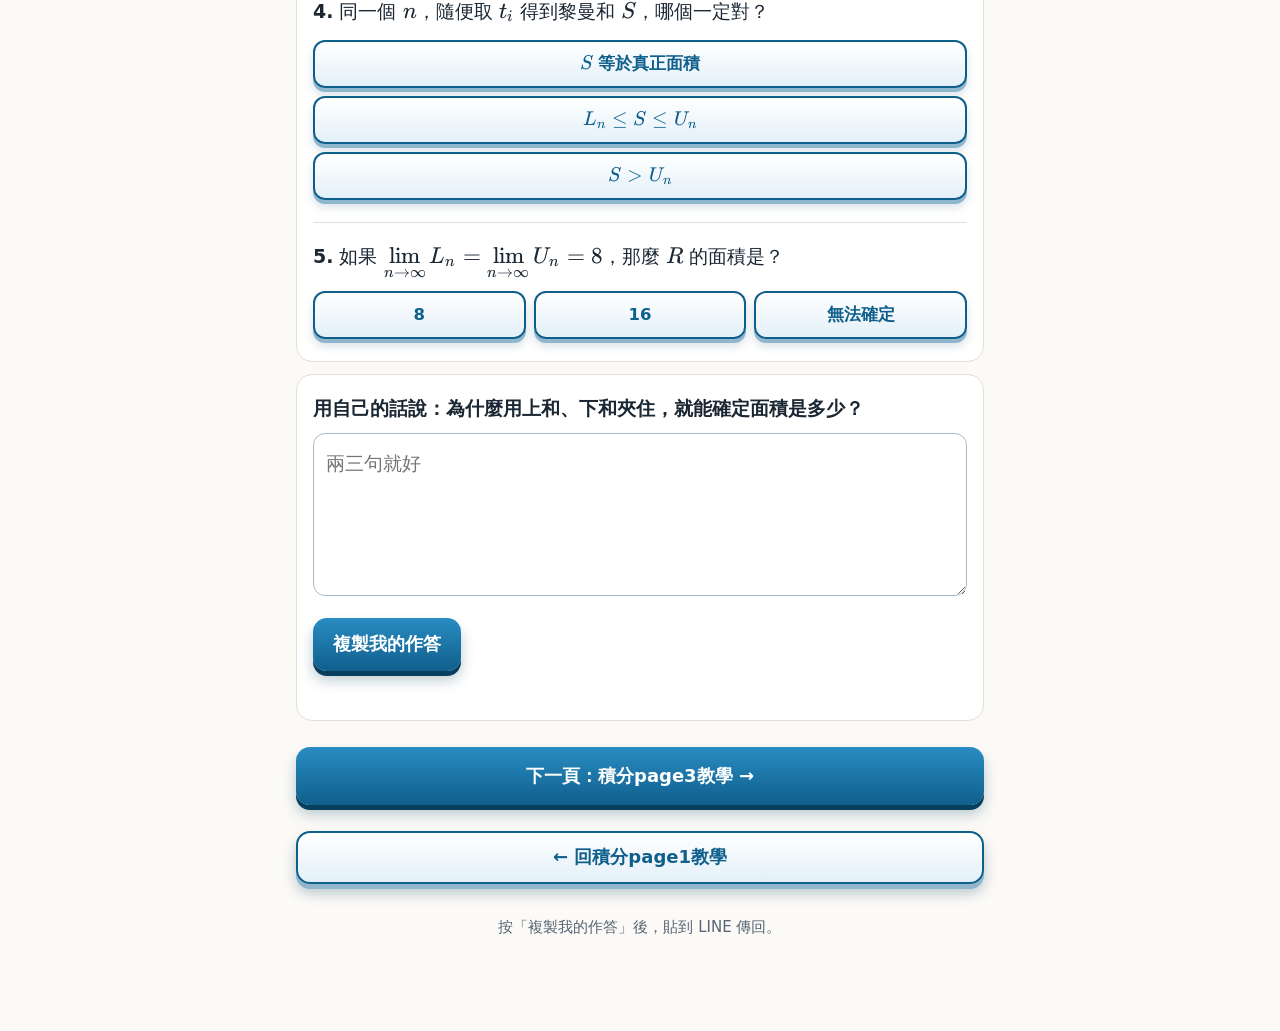
<file: integral-page2.html>
<!doctype html>
<html lang="zh-Hant">
<head>
<meta charset="utf-8">
<meta name="viewport" content="width=device-width, initial-scale=1, viewport-fit=cover">
<meta name="color-scheme" content="light">
<meta name="theme-color" content="#fbfaf7">
<meta property="og:title" content="積分page2教學">
<meta property="og:description" content="黎曼和、tᵢ 與 f(tᵢ)、上和與下和，再用夾擠定理求出真正的面積。">
<script src="line.js"></script>
<title>積分page2教學</title>
<link rel="stylesheet" href="vendor/katex/katex.min.css">
<link rel="icon" href="data:,">
<link rel="stylesheet" href="style.css?v=6">
</head>
<body>
<div id="bar"></div>
<div class="wrap">
<a class="back" href="index.html?openExternalBrowser=1">← 回課程首頁</a>
<div class="course-id">第三章 §3-1 積分的意義</div>
<h1>積分page2教學</h1>
<p class="sub">對照課本第 112 頁：黎曼和、逼近、求極限。</p>
<div class="qr"><img src="qr-page2.svg" width="136" height="136" alt="本頁網址的 QR code"><div><b>用 iPad 看更清楚</b><br>打開 iPad 相機，掃左邊的 QR code，就能換成大螢幕閱讀。</div></div>

<div class="card goal">
<b>page1 已經會「切、挑、乘、加」，得到近似值。</b>
<p>這一頁要回答：怎麼從「近似」變成「剛剛好」？</p>
<ol class="path"><li class="ok">① 分割 ✓</li><li class="on">② 逼近</li><li class="on">③ 求極限</li></ol>
</div>

<div class="step">PART 1</div>
<h2>黎曼和（Riemann sum）</h2>
<p>page1 最後那個和，有個正式名字：</p>
<div class="card goal">
<div class="fm" id="f1"></div>
<p>叫做 <span data-k="f(x)"></span> 在 <span data-k="[a,b]"></span> 上，對於分割點 <span data-k="x_0,x_1,\dots,x_n"></span> 的<b>黎曼和</b>。</p>
<ol style="margin-bottom:0"><li><b>切</b>：等分 <span data-k="n"></span> 段，<span class="cw"><span data-k="\Delta x=\frac{b-a}{n}"></span></span></li><li><b>挑</b>：每段任取一個 <span data-k="t_i"></span>（PART 2、3 細說）</li><li><b>乘</b>：<span class="ch">高</span> × <span class="cw">寬</span> ＝ <span data-k="f(t_i)\cdot\Delta x"></span></li><li><b>加</b>：從 <span data-k="i=1"></span> 加到 <span data-k="i=n"></span></li></ol>
</div>
<p class="small">黎曼（Bernhard Riemann，1826～1866），德國數學家。</p>

<div class="step">PART 2</div>
<h2><span data-k="t_i"></span> 是什麼？</h2>
<p><b><span data-k="t_i"></span> 就是「第 <span data-k="i"></span> 段派出的代表」。</b></p>
<p>小小的 <span data-k="i"></span> 是<b>編號</b>，不是相乘：<span data-k="t_1"></span> 是第 1 段的代表，<span data-k="t_2"></span> 是第 2 段的代表，一直到 <span data-k="t_n"></span>。寫 <span data-k="t_i"></span>，就是指「第 <span data-k="i"></span> 段的那一個」。</p>
<h3>派誰當代表？</h3>
<p>想像全班坐成好幾排，每排派一位代表。可以派：</p>
<ul>
<li><b class="cr">最高的那位</b>：選函數值<b>最大</b>的位置</li>
<li><b class="cg">最矮的那位</b>：選函數值<b>最小</b>的位置</li>
<li><b>任意一位</b>：隨便選一個位置</li>
</ul>
<p>三種都合格，<b>只要坐在那一排</b>，也就是 <span data-k="t_i"></span> 在 <span data-k="x_{i-1}"></span> 到 <span data-k="x_i"></span> 之間（兩端也可以）。</p>

<div class="step">PART 3</div>
<h2><span data-k="t_i"></span> 和 <span data-k="f(t_i)"></span> 差在哪？</h2>
<p><b><span class="ct"><span data-k="t_i"></span> 是「誰」</span>，<span class="ch"><span data-k="f(t_i)"></span> 是「他多高」</span>。</b></p>
<p><span data-k="f"></span> 就像查身高的機器：放進座號，出來身高。<b>點一位同學試試：</b></p>
<div class="card">
<svg class="fig" id="gh" viewBox="0 0 360 306" aria-label="七位高矮不同的同學，點一位，座號進入機器 f，出來身高"></svg>
<ol class="walk" id="walk"><li><b>找位置</b>：站到 <span data-k="t_i"></span></li><li><b>往上走</b>：到頂就停</li><li><b>讀高度</b>：就是 <span data-k="f(t_i)"></span></li></ol>
<p class="say" id="sh" aria-live="polite"></p>
<div class="seg" id="mh" data-hint><button data-m="0" class="on">看同學</button><button data-m="1">變成函數圖</button></div>
</div>
<table class="cmp">
<tr><th></th><th class="ct"><span data-k="t_i"></span></th><th class="ch"><span data-k="f(t_i)"></span></th></tr>
<tr><th>比喻</th><td>代表的<b class="ct">座號</b></td><td>代表的<b class="ch">身高</b></td></tr>
<tr><th>意思</th><td><span data-k="x"></span> 軸上的<b>位置</b></td><td>那個位置的<b>函數值</b></td></tr>
<tr><th>在圖上</th><td><b>橫的</b>，看 <span data-k="x"></span> 軸</td><td><b>直的</b>，從 <span data-k="x"></span> 軸到曲線</td></tr>
<tr><th>用途</th><td>決定在哪裡量</td><td>當<b>矩形的高</b></td></tr>
</table>

<h3>先用簡單的算一次</h3>
<p><span data-k="f(x)=x^2"></span>，這一段是 2 到 4，寬是 <span data-k="4-2=2"></span>。你要派誰？</p>
<div class="card">
<svg class="fig" id="ga" viewBox="0 0 360 256" role="img" aria-label="拋物線在 2 到 4 這一段，選代表後畫出矩形"></svg>
<div class="seg" id="wa" data-hint><button data-w="lo">最矮的</button><button data-w="any">任意</button><button data-w="hi">最高的</button></div>
<div class="stats"><div><span data-k="t_i"></span>（位置）<b id="ta" class="ct">?</b></div><div><span data-k="f(t_i)"></span>（高度）<b id="fa" class="ch">?</b></div><div>矩形面積<b id="ra">?</b></div></div>
<p class="say" id="sa" aria-live="polite">選一位代表，看位置和高度各是多少。</p>
</div>

<h3>換回我們的圖</h3>
<p>把 <span data-k="[1,7]"></span> 等分成 3 段，每段寬 2。每一段都派一位代表：</p>
<div class="card">
<svg class="fig" id="gb" viewBox="0 0 360 256" role="img" aria-label="三段曲線，各選一位代表畫出矩形"></svg>
<div class="seg" id="ib"><button data-i="0">第1段</button><button data-i="1">第2段</button><button data-i="2" class="on">第3段</button></div>
<div class="seg" id="wb" data-hint><button data-w="lo">最矮的</button><button data-w="any">任意</button><button data-w="hi">最高的</button></div>
<div class="stats"><div id="tbl"></div><div id="fbl"></div><div>黎曼和<b id="rb"></b></div></div>
<p class="say" id="sb" aria-live="polite">先看第 3 段（5 到 7）：最矮的在哪裡？</p>
</div>

<h3>最常卡住的三個地方</h3>
<div class="no"><b>✗ 拿 <span data-k="t_i"></span> 當高</b><br><span data-k="t_i"></span> 是位置，<span data-k="f(t_i)"></span> 才是高。</div>
<div class="no"><b>✗ 把 <span data-k="f(t_i)"></span> 看成 <span data-k="f"></span> 乘以 <span data-k="t_i"></span></b><br>是把 <span data-k="t_i"></span> <b>代進</b> <span data-k="f"></span>。</div>
<div class="no"><b>✗「派最高的」，就把 <span data-k="t_i"></span> 寫成最大值</b><br>最大值是<b>高度</b> <span data-k="f(t_i)"></span>；<span data-k="t_i"></span> 是<b>最大值發生的位置</b>。上面第 3 段派最高的：<span data-k="t_3=7"></span>，最大值是 6.5。</div>

<h3>換你試試</h3>
<div class="card"><p style="margin-top:0"><span data-k="f(x)=x^2"></span>，這一段是 1 到 3，派<b>最高的</b>當代表。</p><div id="try"></div></div>

<h3>這三種派法，後面都會用到</h3>
<ul>
<li>每段都派<b class="cg">最矮的</b>，加起來叫<b class="cg">下和</b></li>
<li>每段都派<b class="cr">最高的</b>，加起來叫<b class="cr">上和</b></li>
<li>每段<b>任意</b>派，就是一般的<b>黎曼和</b></li>
</ul>

<div class="step">PART 4</div>
<h2>越切越細，黎曼和往哪裡跑？</h2>
<p>沿用 page1 的圖，<span data-k="R"></span> 的真正面積是 <b>30</b>。先猜：<span data-k="n"></span> 變大時，<span data-k="t_i"></span> 換不同取法，答案還會差很多嗎？</p>
<div class="card">
<svg class="fig" id="g2" viewBox="0 0 360 232" role="img" aria-label="n 個矩形逼近區域 R"></svg>
<div class="stats"><div>黎曼和<b id="s2"></b></div><div>真正面積<b>30</b></div><div>相差<b id="e2" class="cr"></b></div></div>
<div class="sl"><output id="n2-o"></output><button data-for="n2" data-d="-1" aria-label="n 減 1">−</button><input id="n2" type="range" min="1" max="100" value="4" aria-label="矩形個數 n"><button data-for="n2" data-d="1" aria-label="n 加 1">+</button></div>
<div class="seg" id="t2"><button data-m="l">左端</button><button data-m="m">中點</button><button data-m="r">右端</button><button data-m="x" class="on">隨便取</button></div>
<div class="btns" data-hint><button class="btn" id="p2">▶ 從 1 切到 64</button></div>
<p class="small" style="margin:14px 0 0">每試一次，下面留一個點（高低＝黎曼和）。</p>
<svg class="fig" id="h2" viewBox="0 0 360 190" role="img" aria-label="各次黎曼和與真正面積 30 的比較"></svg>
</div>
<p>不管怎麼取，都往 30 靠。可是「看起來」不算證明。課本的辦法：<b>從下面和上面兩邊夾住它。</b></p>

<div class="step">PART 5</div>
<h2>逼近：每一段的最大值 <span data-k="M_i"></span> 和最小值 <span data-k="m_i"></span></h2>
<p>在每一段 <span data-k="[x_{i-1},x_i]"></span> 裡，<span data-k="f(x)"></span> 都有最高點和最低點。點一段，看小球走一遍把它們找出來。</p>
<div class="card">
<svg class="fig" id="g3" viewBox="0 0 360 232" role="img" aria-label="一段區間內的最大值與最小值"></svg>
<div class="seg" id="b3" data-hint></div>
<p class="say" id="s3" aria-live="polite">五段都點點看。小心：最高點一定在端點嗎？</p>
</div>

<div class="step">PART 6</div>
<h2>下和 <span data-k="L_n"></span> 與上和 <span data-k="U_n"></span></h2>
<p>每段都用<b class="cg">最小值</b>當高，加起來叫<b class="cg">下和</b>；都用<b class="cr">最大值</b>當高，加起來叫<b class="cr">上和</b>。</p>
<div class="card">
<svg class="fig" id="g4" viewBox="0 0 360 232" role="img" aria-label="下和與上和的矩形"></svg>
<div class="seg" id="m4" data-hint><button data-m="L">下和</button><button data-m="U">上和</button><button data-m="B" class="on">疊在一起</button></div>
<div class="sl"><output id="n4-o"></output><button data-for="n4" data-d="-1" aria-label="n 減 1">−</button><input id="n4" type="range" min="1" max="100" value="5" aria-label="段數 n"><button data-for="n4" data-d="1" aria-label="n 加 1">+</button></div>
<div class="stats"><div>下和<b id="l4" class="cg"></b></div><div>真正面積<b>30</b></div><div>上和<b id="u4" class="cr"></b></div></div>
<p class="say" id="s4" aria-live="polite"></p>
<div class="fm" id="f4" style="font-size:16px"></div>
</div>

<div class="step">PART 7</div>
<h2>求極限：兩邊夾過來</h2>
<p>把三個數放到同一條數線上。拉大 <span data-k="n"></span>，看<span class="cg">綠色</span>和<span class="cr">紅色</span>兩道牆往中間夾。再丟幾個隨便取 <span data-k="t_i"></span> 的黎曼和進去，看會不會跑出牆外。</p>
<div class="card">
<svg class="fig" id="g5" viewBox="0 0 360 170" role="img" aria-label="數線上，下和與上和夾住面積 30"></svg>
<div class="stats"><div>下和<b id="l5" class="cg"></b></div><div>兩牆距離<b id="w5"></b></div><div>上和<b id="u5" class="cr"></b></div></div>
<div class="sl"><output id="n5-o"></output><button data-for="n5" data-d="-1" aria-label="n 減 1">−</button><input id="n5" type="range" min="1" max="100" value="2" aria-label="段數 n"><button data-for="n5" data-d="1" aria-label="n 加 1">+</button></div>
<div class="btns" data-hint><button class="btn" id="p5">丟 5 個黎曼和</button><button class="btn ghost" id="q5">▶ 自動夾</button></div>
<p class="say" id="s5" aria-live="polite"></p>
</div>

<div class="step">PART 8</div>
<h2>把它寫成數學</h2>
<p>剛才看到的，課本用四步寫出來。一步一步按：</p>
<div class="card">
<ol class="proof" id="proof"></ol>
<div class="btns" data-hint><button class="btn" id="nx">看第 1 步</button></div>
</div>
<div class="key" id="end" hidden>一句話收尾：<b>切細 → 夾住 → 取極限</b>，近似值就變成真正的面積。</div>

<div class="step">自我檢查</div>
<h2>五題小測</h2>
<div class="card" id="quiz"></div>
<div class="card">
<b>用自己的話說：為什麼用上和、下和夾住，就能確定面積是多少？</b>
<textarea id="own" rows="4" placeholder="兩三句就好" aria-label="用自己的話說明"></textarea>
<div class="btns"><button class="btn" id="copy">複製我的作答</button></div>
<div class="msg" id="msg" aria-live="polite"></div>
</div>
<a class="btn next" href="integral-page3.html?openExternalBrowser=1">下一頁：積分page3教學 →</a>
<a class="btn ghost next" href="integral-page1.html?openExternalBrowser=1">← 回積分page1教學</a>
<div class="foot">按「複製我的作答」後，貼到 LINE 傳回。</div>
</div>
<script src="vendor/katex/katex.min.js"></script>
<script src="vendor/motion.js"></script>
<script src="common.js?v=2"></script>
<script src="integral-page2.js?v=5"></script>
</body>
</html>
</file>
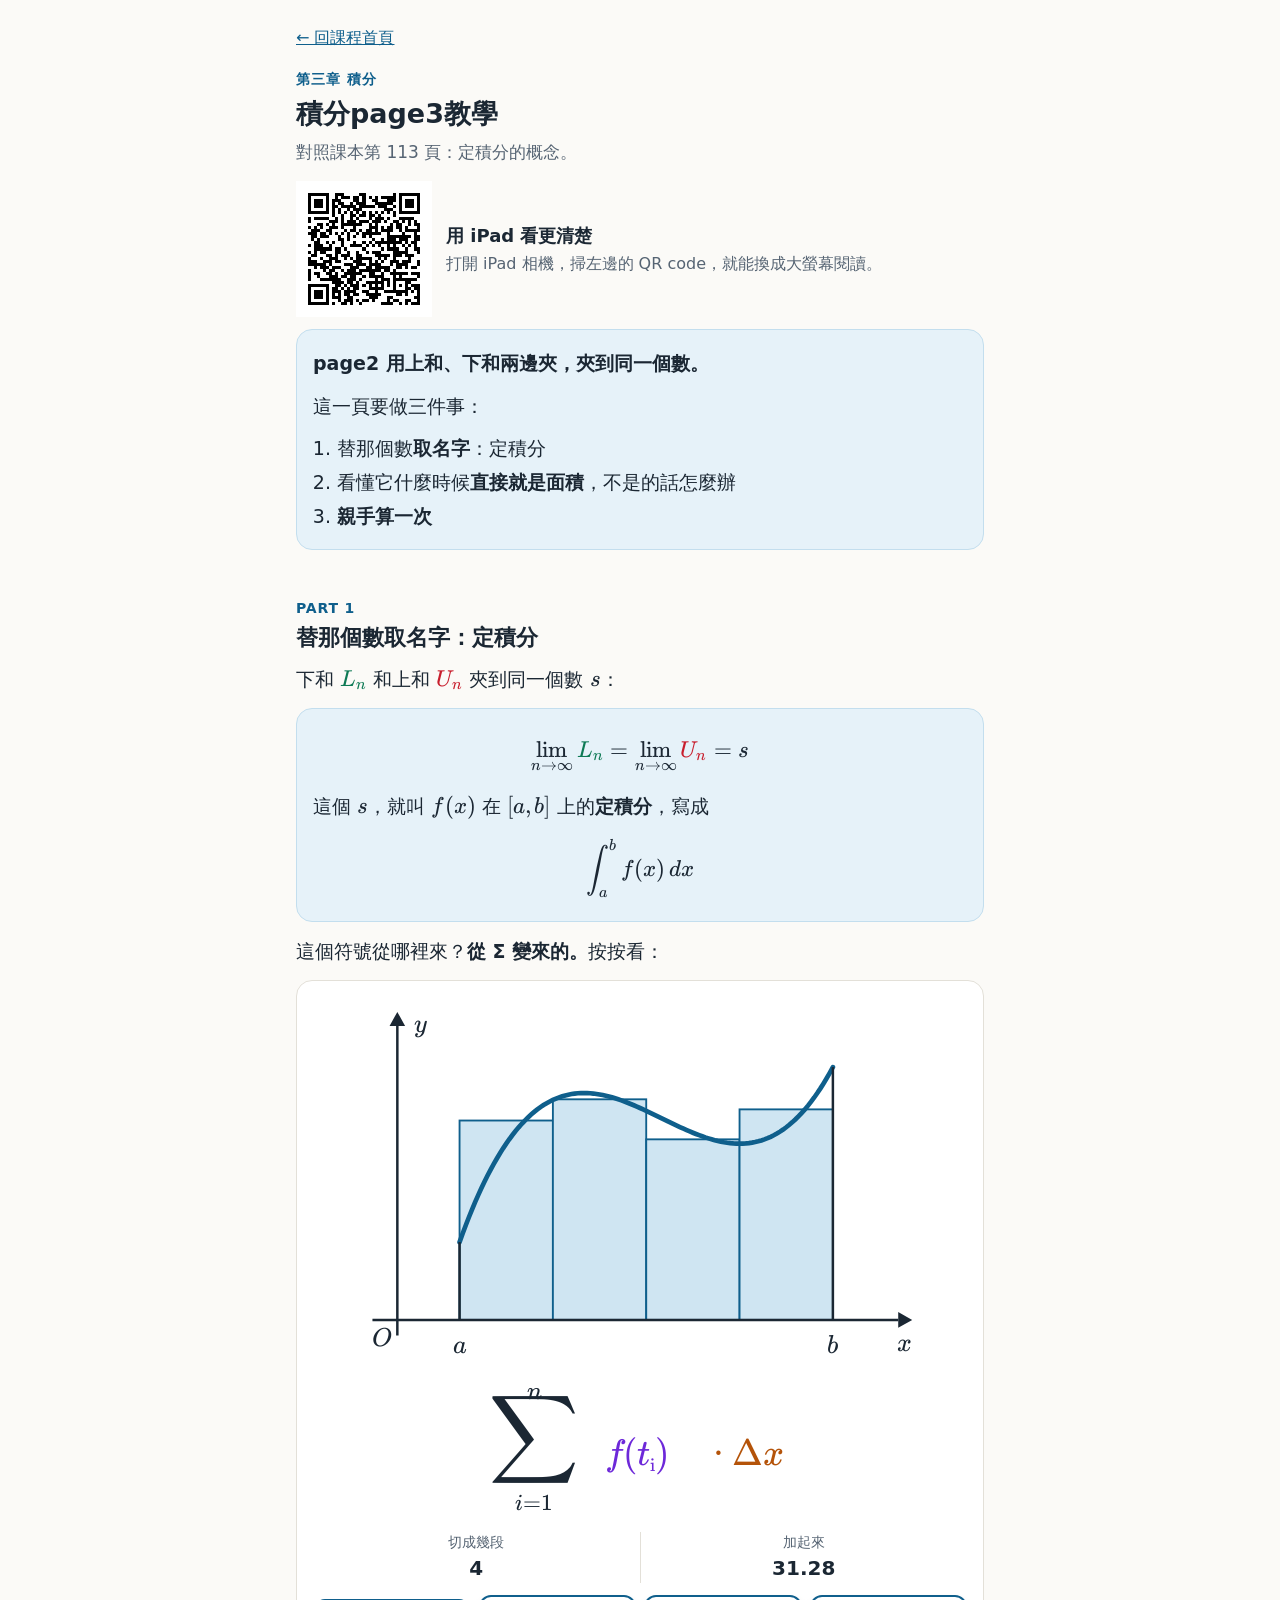
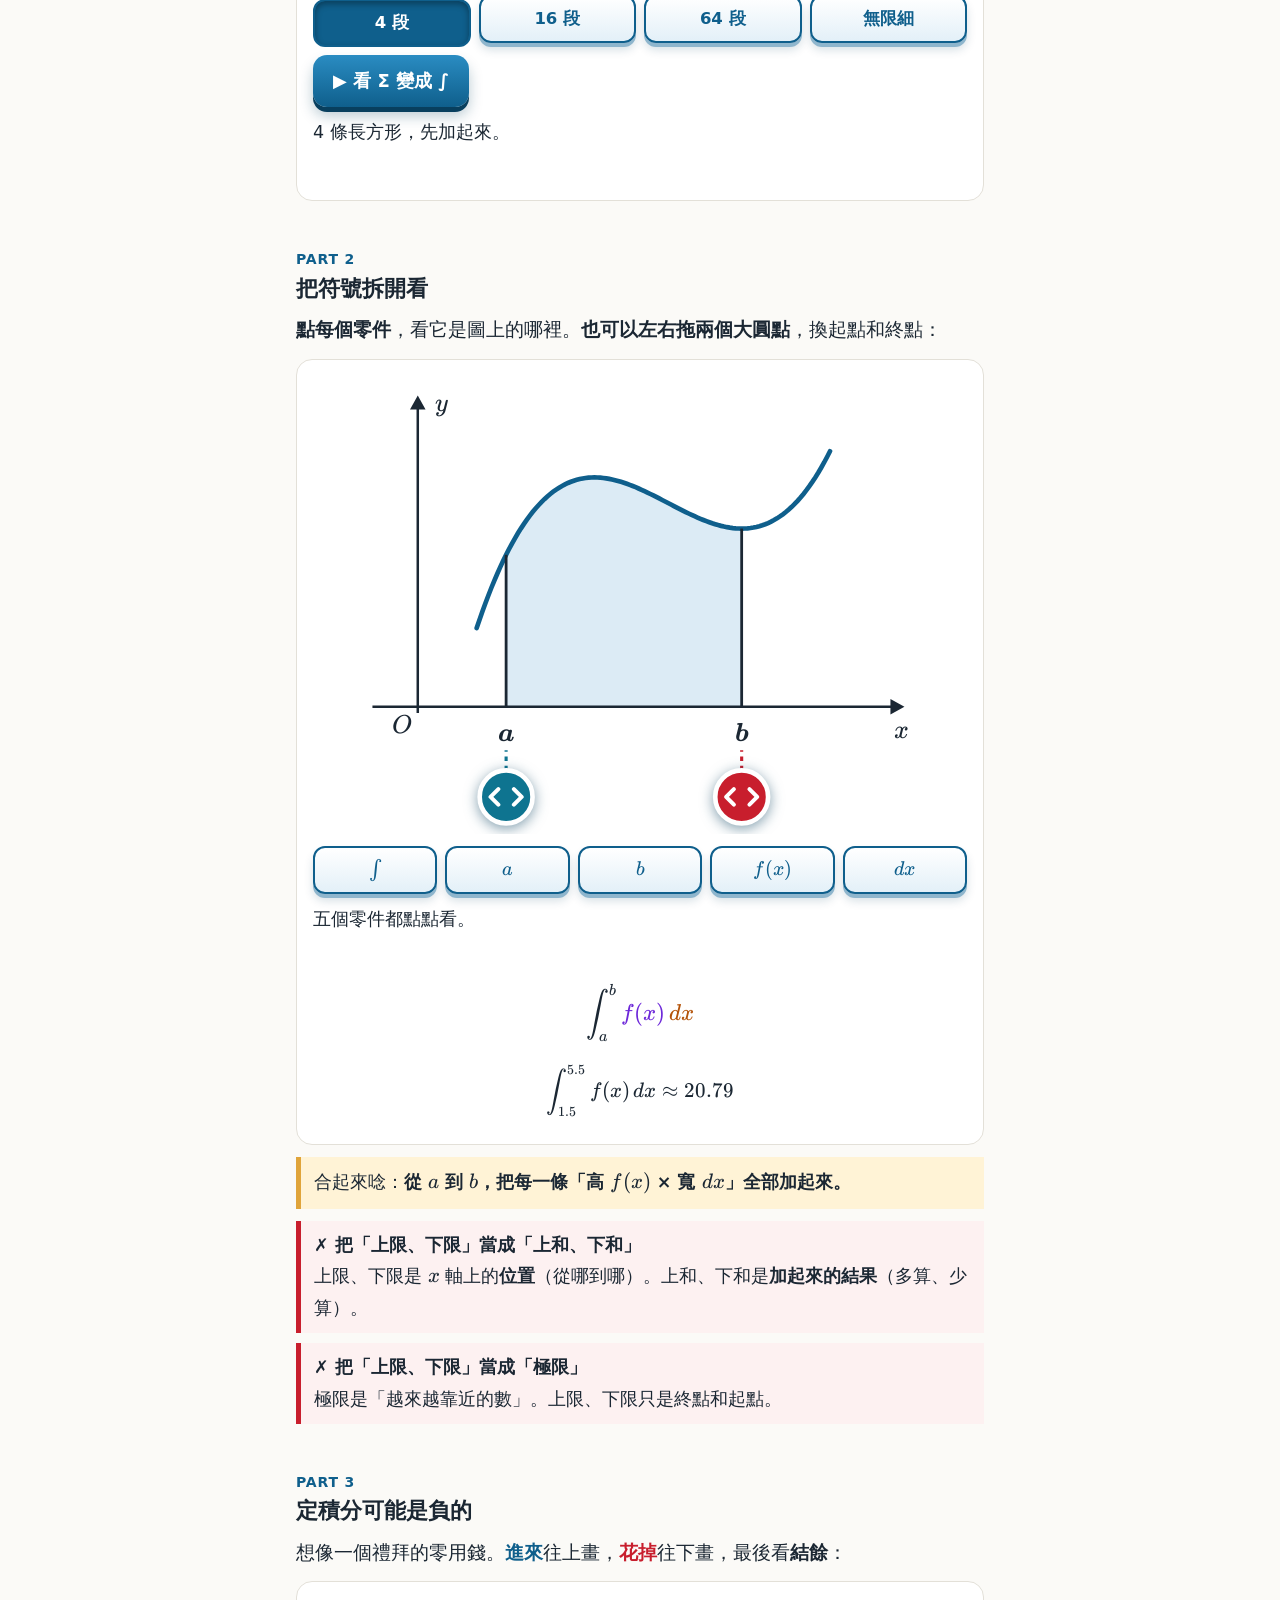
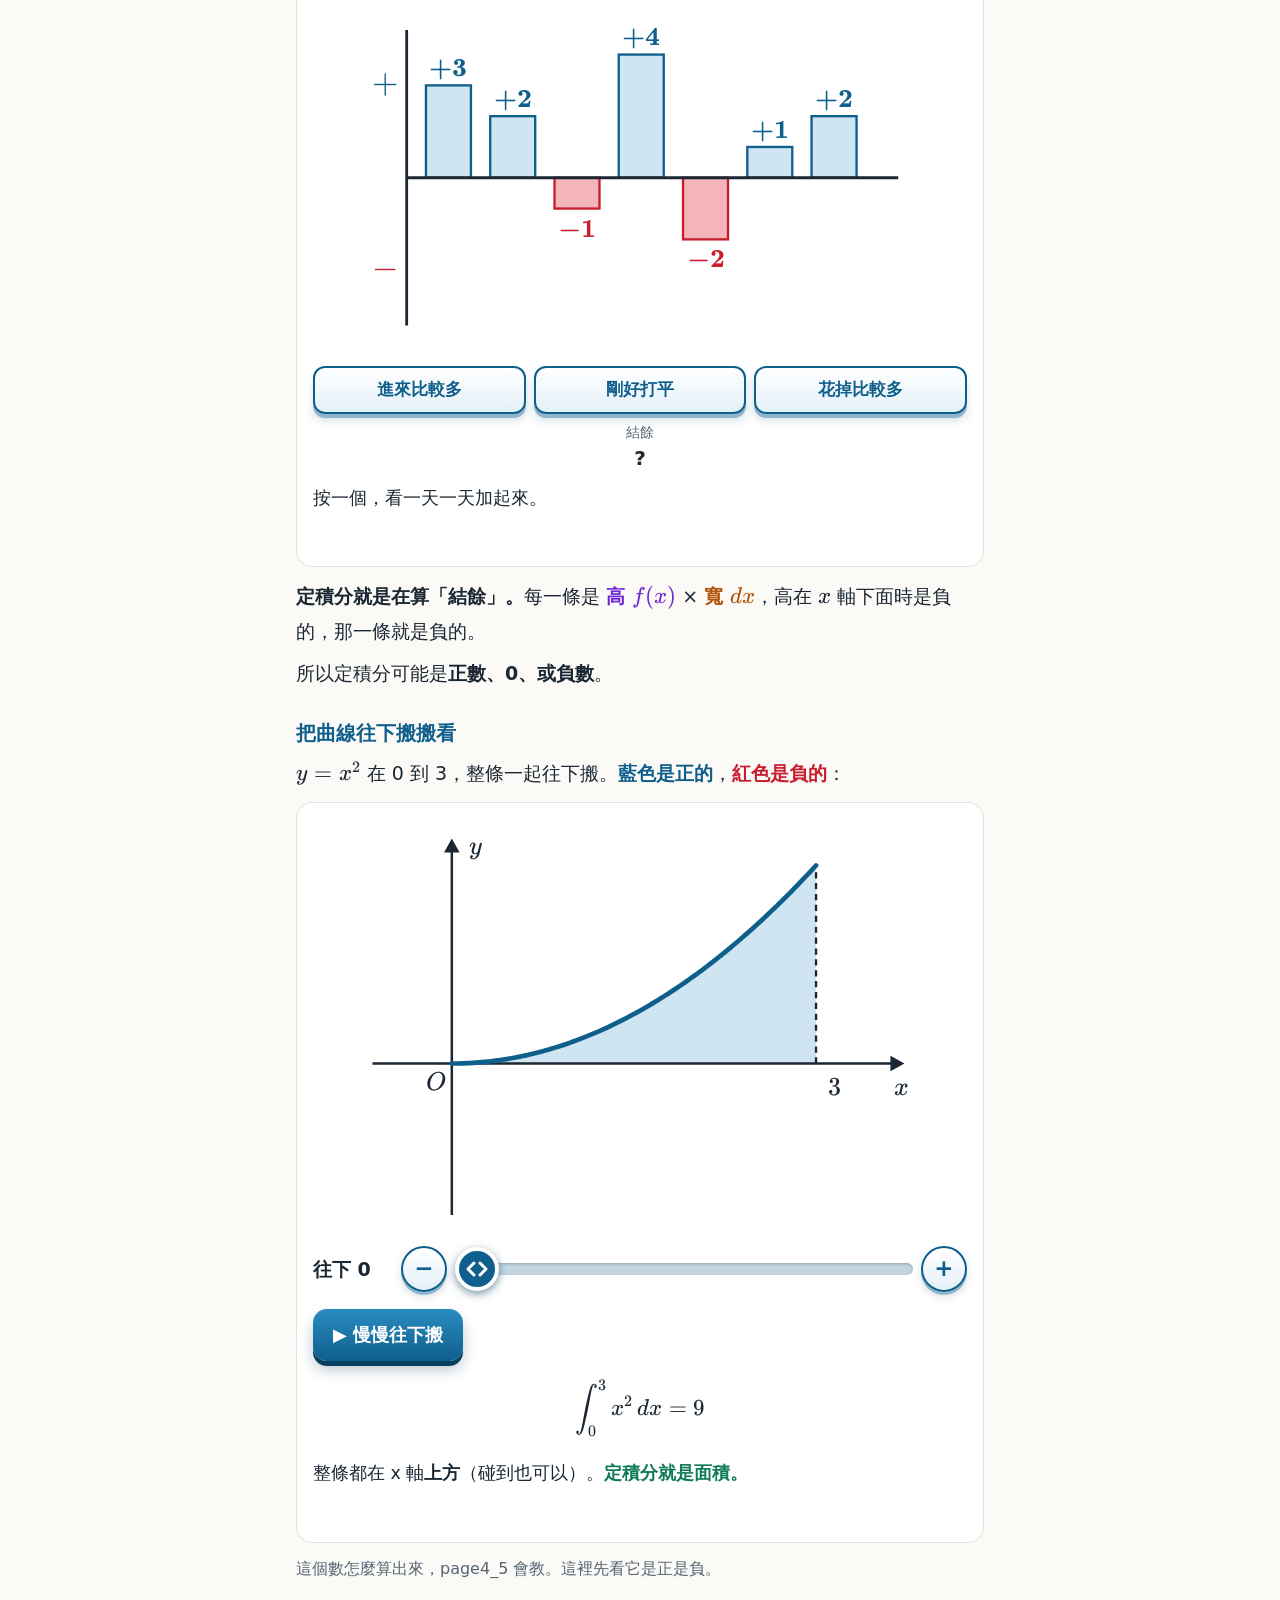
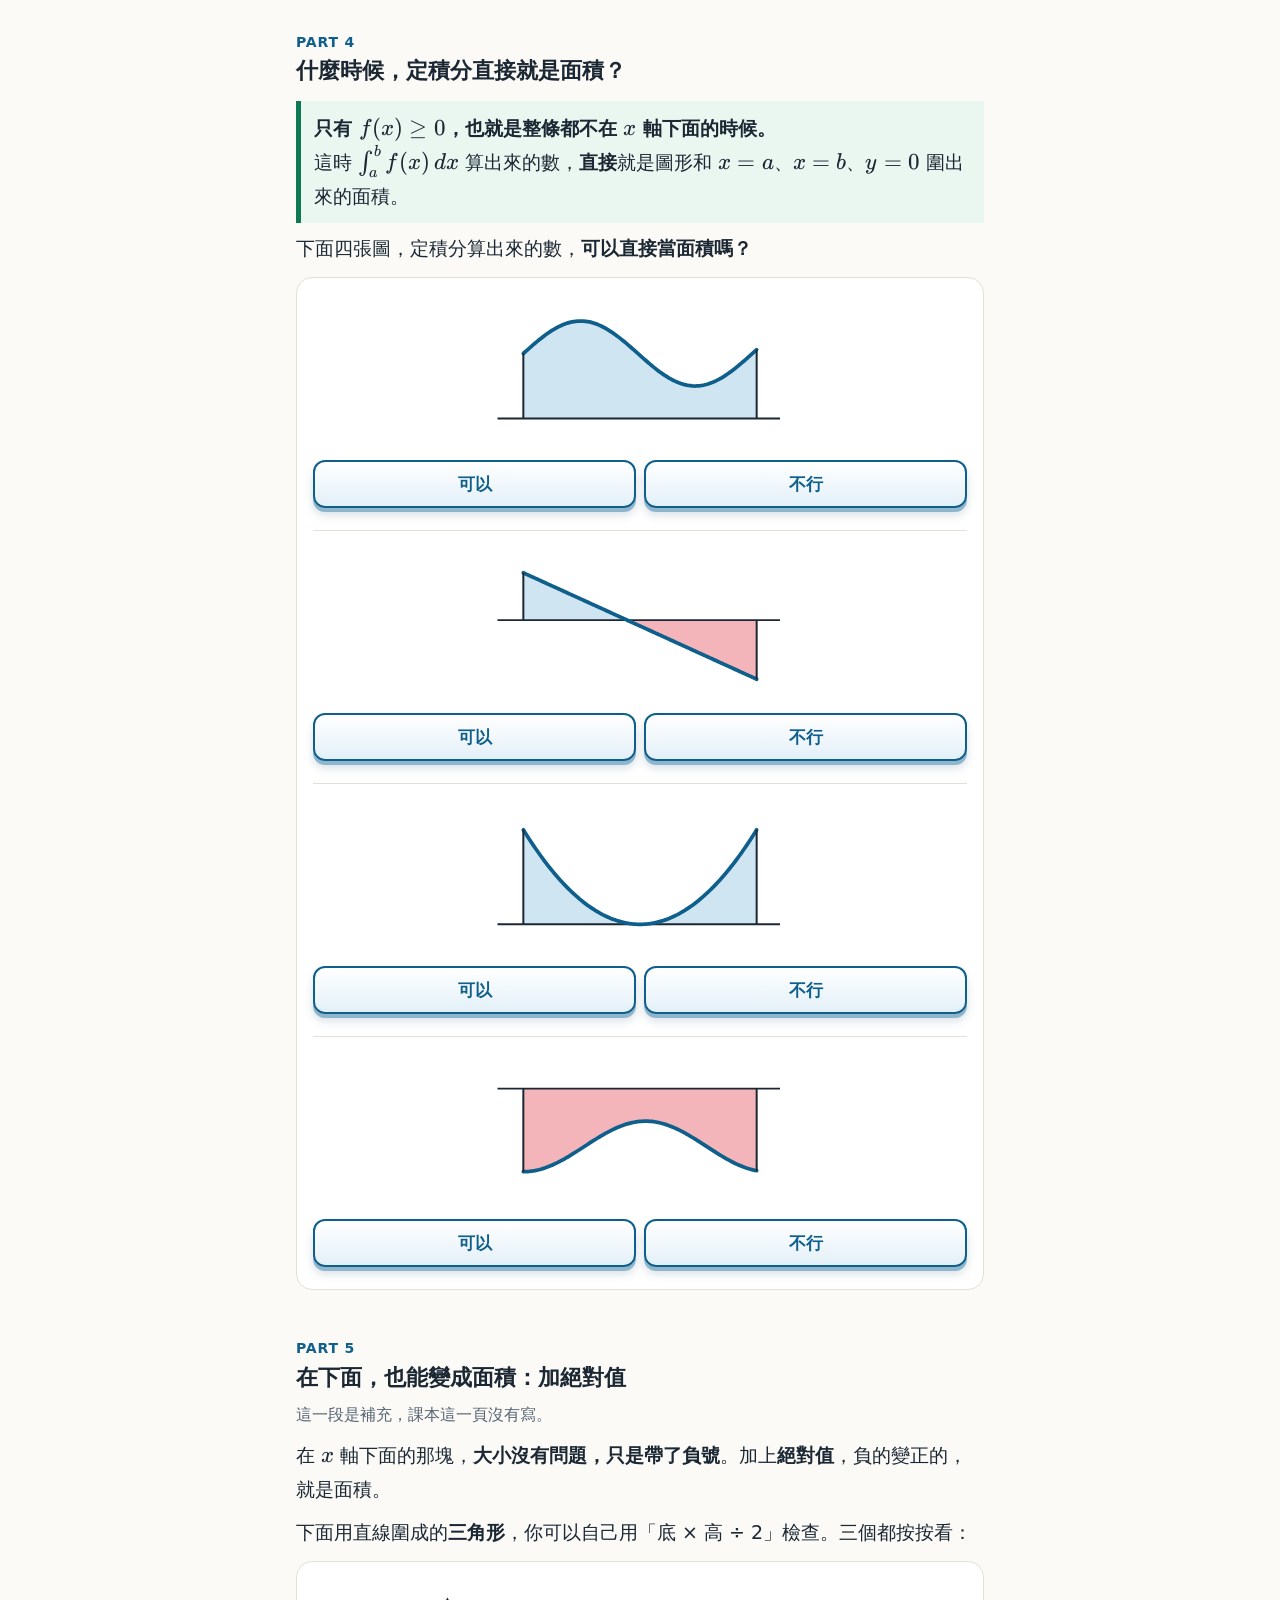
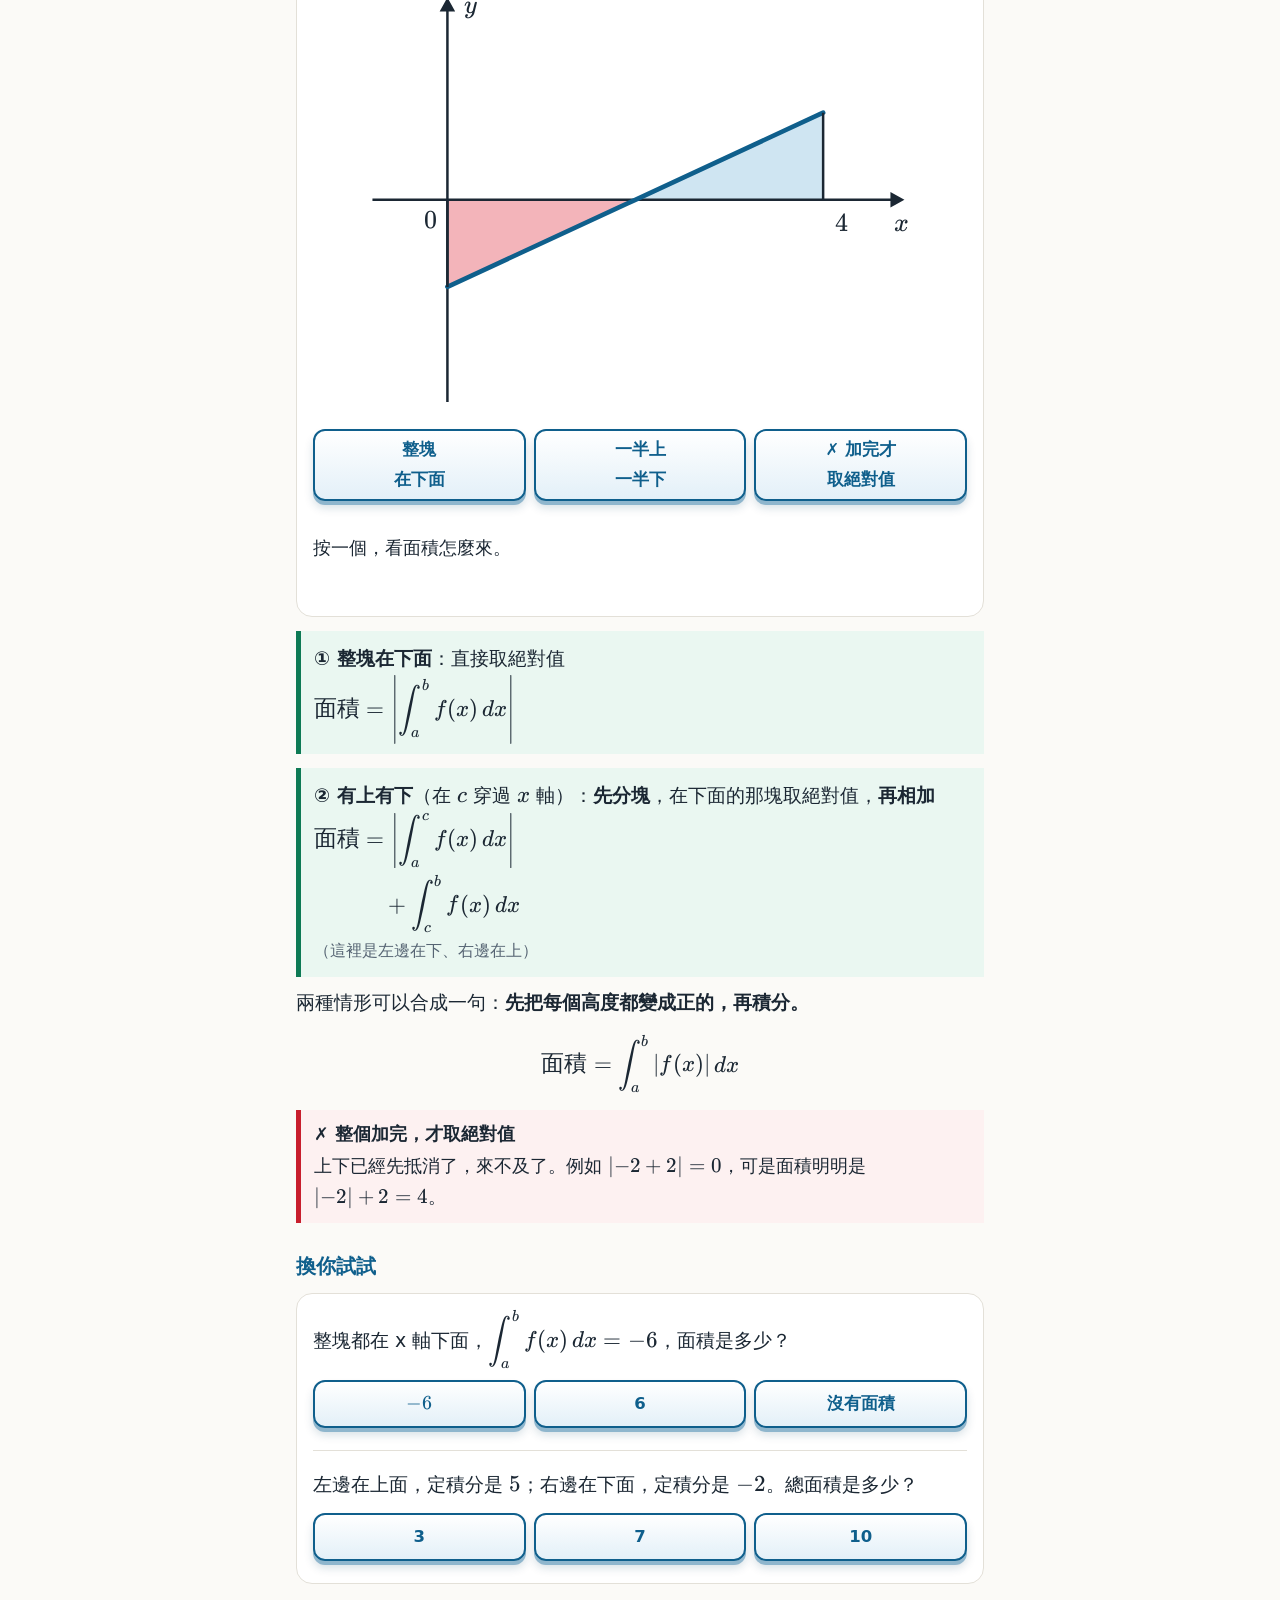
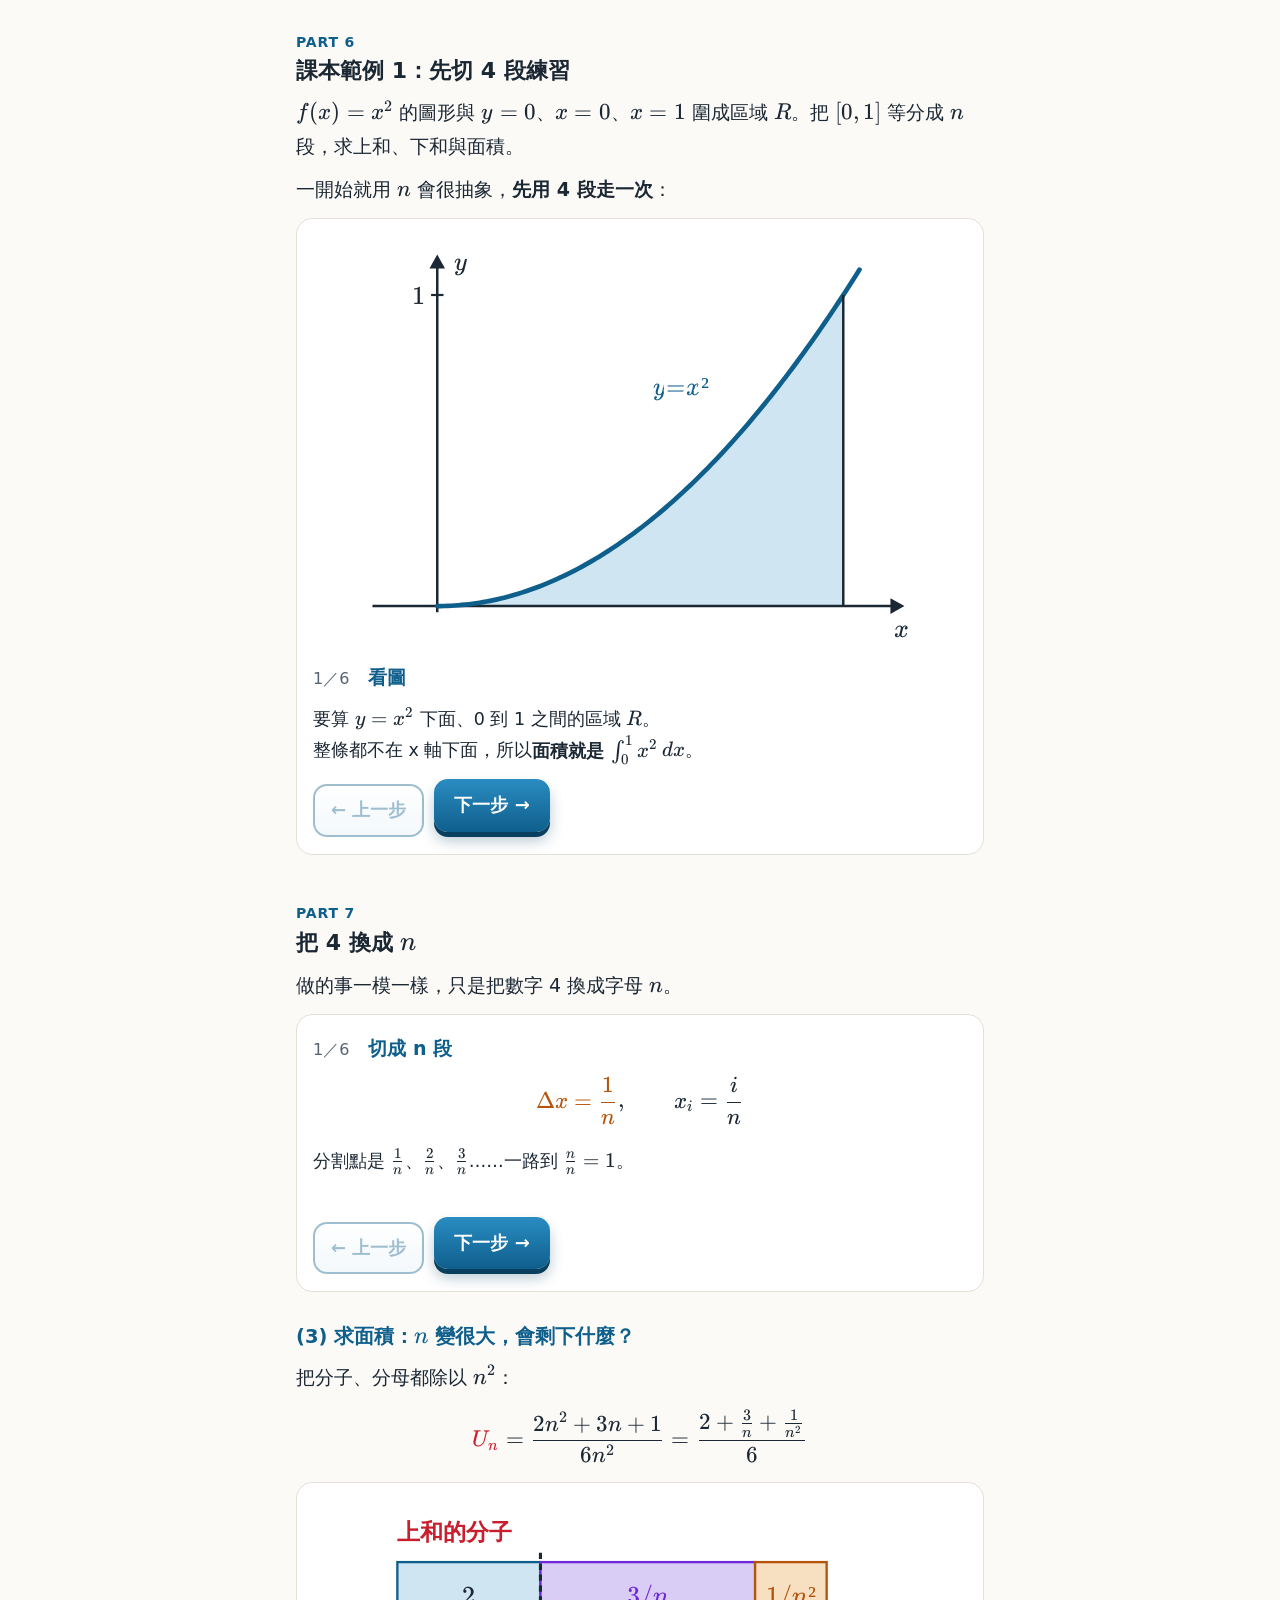
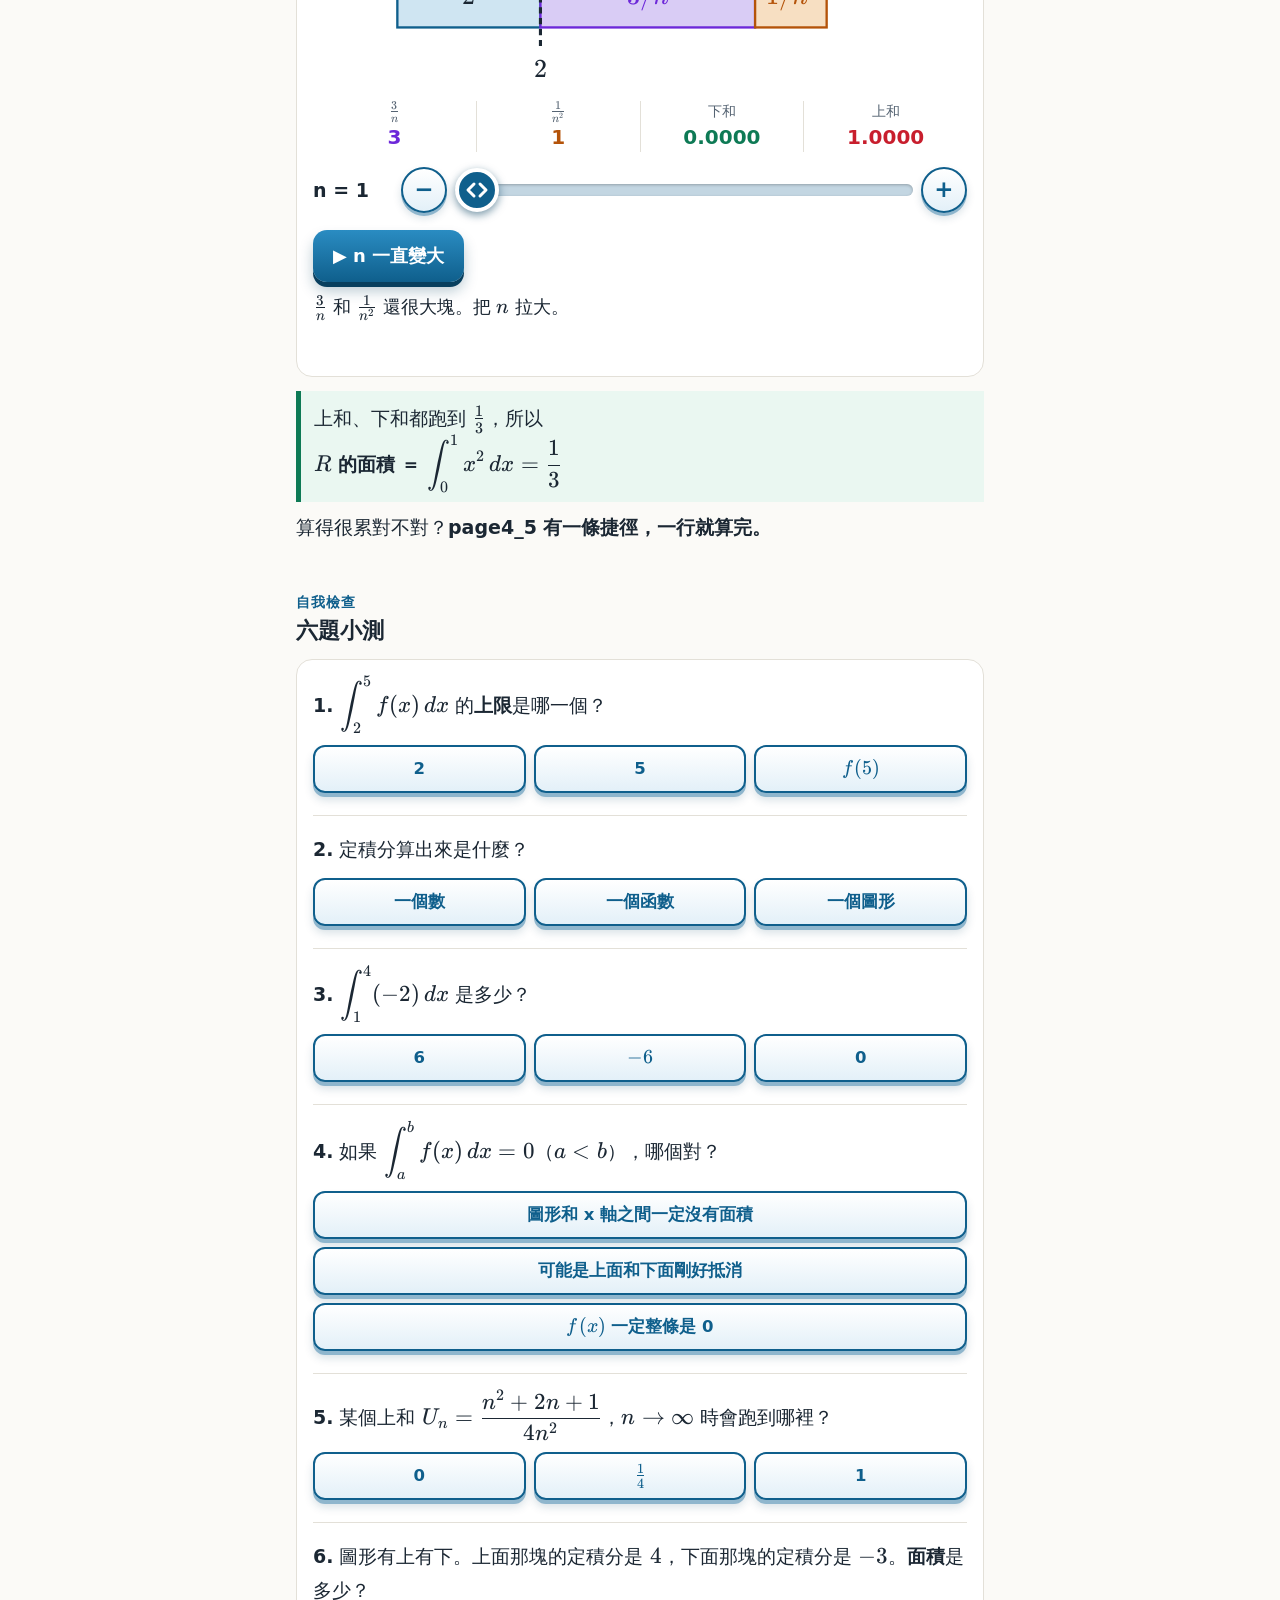
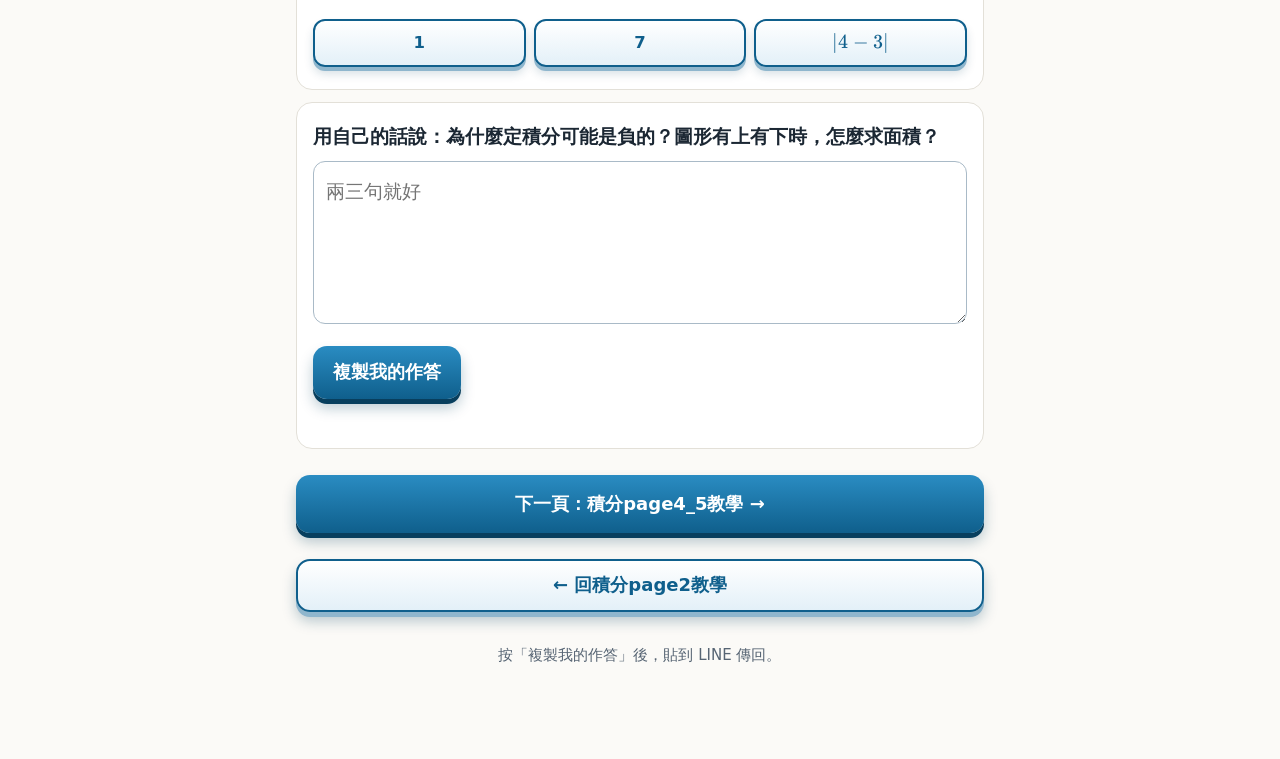
<file: integral-page3.html>
<!doctype html>
<html lang="zh-Hant">
<head>
<meta charset="utf-8">
<meta name="viewport" content="width=device-width, initial-scale=1, viewport-fit=cover">
<meta name="color-scheme" content="light">
<meta name="theme-color" content="#fbfaf7">
<meta property="og:title" content="積分page3教學">
<meta property="og:description" content="定積分是什麼？為什麼可能是負的？再親手算一次 x² 的面積。">
<script src="line.js"></script>
<title>積分page3教學</title>
<link rel="stylesheet" href="vendor/katex/katex.min.css">
<link rel="icon" href="data:,">
<link rel="stylesheet" href="style.css?v=6">
</head>
<body>
<div id="bar"></div>
<div class="wrap">
<a class="back" href="index.html?openExternalBrowser=1">← 回課程首頁</a>
<div class="course-id">第三章 積分</div>
<h1>積分page3教學</h1>
<p class="sub">對照課本第 113 頁：定積分的概念。</p>
<div class="qr"><img src="qr-page3.svg" width="136" height="136" alt="本頁網址的 QR code"><div><b>用 iPad 看更清楚</b><br>打開 iPad 相機，掃左邊的 QR code，就能換成大螢幕閱讀。</div></div>

<div class="card goal">
<b>page2 用上和、下和兩邊夾，夾到同一個數。</b>
<p>這一頁要做三件事：</p>
<ol style="margin-bottom:0"><li>替那個數<b>取名字</b>：定積分</li><li>看懂它什麼時候<b>直接就是面積</b>，不是的話怎麼辦</li><li><b>親手算一次</b></li></ol>
</div>

<div class="step">PART 1</div>
<h2>替那個數取名字：定積分</h2>
<p>下和 <span class="cg"><span data-k="L_n"></span></span> 和上和 <span class="cr"><span data-k="U_n"></span></span> 夾到同一個數 <span data-k="s"></span>：</p>
<div class="card goal">
<div class="fm"><span data-k="\displaystyle\lim_{n\to\infty}\textcolor{#0e7a55}{L_n}=\lim_{n\to\infty}\textcolor{#c81e2d}{U_n}=s"></span></div>
<p>這個 <span data-k="s"></span>，就叫 <span data-k="f(x)"></span> 在 <span data-k="[a,b]"></span> 上的<b>定積分</b>，寫成</p>
<div class="fm"><span data-k="\displaystyle\int_a^b f(x)\,dx"></span></div>
</div>
<p>這個符號從哪裡來？<b>從 Σ 變來的。</b>按按看：</p>
<div class="card">
<svg class="fig" id="g1" viewBox="0 0 360 336" role="img" aria-label="矩形越切越細，Σ 變成積分符號"></svg>
<div class="stats"><div>切成幾段<b id="n1"></b></div><div>加起來<b id="v1"></b></div></div>
<div class="seg" id="b1"><button>4 段</button><button>16 段</button><button>64 段</button><button>無限細</button></div>
<div class="btns" data-hint><button class="btn" id="p1">▶ 看 Σ 變成 ∫</button></div>
<p class="say" id="s1" aria-live="polite"></p>
</div>

<div class="step">PART 2</div>
<h2>把符號拆開看</h2>
<p><b>點每個零件</b>，看它是圖上的哪裡。<b>也可以左右拖兩個大圓點</b>，換起點和終點：</p>
<div class="card">
<svg class="fig" id="g2" aria-label="曲線下的區域，起點 a 和終點 b 可以拖動"></svg>
<div class="seg" id="b2" data-hint></div>
<p class="say" id="s2" aria-live="polite"></p>
<div class="fm" id="f2"></div>
<div class="fm" id="v2" style="font-size:17px"></div>
</div>
<p class="tip">合起來唸：<b>從 <span data-k="a"></span> 到 <span data-k="b"></span>，把每一條「高 <span data-k="f(x)"></span> × 寬 <span data-k="dx"></span>」全部加起來。</b></p>
<div class="no"><b>✗ 把「上限、下限」當成「上和、下和」</b><br>上限、下限是 <span data-k="x"></span> 軸上的<b>位置</b>（從哪到哪）。上和、下和是<b>加起來的結果</b>（多算、少算）。</div>
<div class="no"><b>✗ 把「上限、下限」當成「極限」</b><br>極限是「越來越靠近的數」。上限、下限只是終點和起點。</div>

<div class="step">PART 3</div>
<h2>定積分可能是負的</h2>
<p>想像一個禮拜的零用錢。<b class="cb">進來</b>往上畫，<b class="cr">花掉</b>往下畫，最後看<b>結餘</b>：</p>
<div class="card">
<svg class="fig" id="g3" role="img" aria-label="七天的收支長條，往上是收入，往下是支出"></svg>
<div class="seg" id="b3" data-hint><button data-m="p">進來比較多</button><button data-m="z">剛好打平</button><button data-m="n">花掉比較多</button></div>
<div class="stats"><div>結餘<b id="v3">?</b></div></div>
<p class="say" id="s3" aria-live="polite">按一個，看一天一天加起來。</p>
</div>
<p><b>定積分就是在算「結餘」。</b>每一條是 <span class="ch">高 <span data-k="f(x)"></span></span> × <span class="cw">寬 <span data-k="dx"></span></span>，高在 <span data-k="x"></span> 軸下面時是負的，那一條就是負的。</p>
<p>所以定積分可能是<b>正數、0、或負數</b>。</p>
<h3>把曲線往下搬搬看</h3>
<p><span data-k="y=x^2"></span> 在 0 到 3，整條一起往下搬。<b class="cb">藍色是正的</b>，<b class="cr">紅色是負的</b>：</p>
<div class="card">
<svg class="fig" id="g4" role="img" aria-label="拋物線往下搬動，x 軸上方藍色、下方紅色"></svg>
<div class="sl"><output id="c4-o"></output><button data-for="c4" data-d="-0.5" aria-label="往上搬">−</button><input id="c4" type="range" min="0" max="6" step="0.5" value="0" aria-label="往下搬多少"><button data-for="c4" data-d="0.5" aria-label="往下搬">+</button></div>
<div class="btns" data-hint><button class="btn" id="p4">▶ 慢慢往下搬</button></div>
<div class="fm" id="f4"></div>
<p class="say" id="s4" aria-live="polite"></p>
</div>
<p class="small">這個數怎麼算出來，page4_5 會教。這裡先看它是正是負。</p>

<div class="step">PART 4</div>
<h2>什麼時候，定積分直接就是面積？</h2>
<div class="key"><b>只有 <span data-k="f(x)\ge0"></span>，也就是整條都不在 <span data-k="x"></span> 軸下面的時候。</b><br>這時 <span data-k="\int_a^bf(x)\,dx"></span> 算出來的數，<b>直接</b>就是圖形和 <span data-k="x=a"></span>、<span data-k="x=b"></span>、<span data-k="y=0"></span> 圍出來的面積。</div>
<p>下面四張圖，定積分算出來的數，<b>可以直接當面積嗎？</b></p>
<div class="card" id="try"></div>

<div class="step">PART 5</div>
<h2>在下面，也能變成面積：加絕對值</h2>
<p class="small">這一段是補充，課本這一頁沒有寫。</p>
<p>在 <span data-k="x"></span> 軸下面的那塊，<b>大小沒有問題，只是帶了負號</b>。加上<b>絕對值</b>，負的變正的，就是面積。</p>
<p>下面用直線圍成的<b>三角形</b>，你可以自己用「底 × 高 ÷ 2」檢查。三個都按按看：</p>
<div class="card">
<svg class="fig" id="g7" role="img" aria-label="直線與 x 軸圍成的三角形，下方的加絕對值翻到上方"></svg>
<div class="seg" id="b7" data-hint><button data-m="d">整塊<br>在下面</button><button data-m="h">一半上<br>一半下</button><button data-m="x">✗ 加完才<br>取絕對值</button></div>
<div class="fm" id="f7"></div>
<p class="say" id="s7" aria-live="polite">按一個，看面積怎麼來。</p>
</div>
<div class="key"><b>① 整塊在下面</b>：直接取絕對值<br><span data-k="\displaystyle\text{面積}=\left|\int_a^bf(x)\,dx\right|"></span></div>
<div class="key"><b>② 有上有下</b>（在 <span data-k="c"></span> 穿過 <span data-k="x"></span> 軸）：<b>先分塊</b>，在下面的那塊取絕對值，<b>再相加</b><br><span data-k="\displaystyle\begin{aligned}\text{面積}&=\left|\int_a^cf(x)\,dx\right|\\&\quad+\int_c^bf(x)\,dx\end{aligned}"></span><br><span class="small">（這裡是左邊在下、右邊在上）</span></div>
<p>兩種情形可以合成一句：<b>先把每個高度都變成正的，再積分。</b></p>
<div class="fm"><span data-k="\displaystyle\text{面積}=\int_a^b\left|f(x)\right|dx"></span></div>
<div class="no"><b>✗ 整個加完，才取絕對值</b><br>上下已經先抵消了，來不及了。例如 <span data-k="\lvert-2+2\rvert=0"></span>，可是面積明明是 <span data-k="\lvert-2\rvert+2=4"></span>。</div>
<h3>換你試試</h3>
<div class="card" id="try5"></div>

<div class="step">PART 6</div>
<h2>課本範例 1：先切 4 段練習</h2>
<p><span data-k="f(x)=x^2"></span> 的圖形與 <span data-k="y=0"></span>、<span data-k="x=0"></span>、<span data-k="x=1"></span> 圍成區域 <span data-k="R"></span>。把 <span data-k="[0,1]"></span> 等分成 <span data-k="n"></span> 段，求上和、下和與面積。</p>
<p>一開始就用 <span data-k="n"></span> 會很抽象，<b>先用 4 段走一次</b>：</p>
<div class="card">
<svg class="fig" id="g5" role="img" aria-label="x 平方在 0 到 1，切成四段的上和與下和"></svg>
<div id="st5"></div>
</div>

<div class="step">PART 7</div>
<h2>把 4 換成 <span data-k="n"></span></h2>
<p>做的事一模一樣，只是把數字 4 換成字母 <span data-k="n"></span>。</p>
<div class="card" id="st6"></div>
<h3>(3) 求面積：<span data-k="n"></span> 變很大，會剩下什麼？</h3>
<p>把分子、分母都除以 <span data-k="n^2"></span>：</p>
<div class="fm"><span data-k="\displaystyle\textcolor{#c81e2d}{U_n}=\frac{2n^2+3n+1}{6n^2}=\frac{2+\frac3n+\frac1{n^2}}{6}"></span></div>
<div class="card">
<svg class="fig" id="g6" viewBox="0 0 360 122" role="img" aria-label="2 加 3/n 加 1/n 平方的長條，n 越大只剩下 2"></svg>
<div class="stats"><div><span data-k="\frac3n"></span><b id="a6" class="ch"></b></div><div><span data-k="\frac1{n^2}"></span><b id="d6" style="color:var(--w)"></b></div><div>下和<b id="l6" class="cg"></b></div><div>上和<b id="u6" class="cr"></b></div></div>
<div class="sl"><output id="n6-o"></output><button data-for="n6" data-d="-1" aria-label="n 減 1">−</button><input id="n6" type="range" min="1" max="100" value="1" aria-label="段數 n"><button data-for="n6" data-d="1" aria-label="n 加 1">+</button></div>
<div class="btns" data-hint><button class="btn" id="p6">▶ n 一直變大</button></div>
<p class="say" id="s6" aria-live="polite"></p>
</div>
<div class="key">上和、下和都跑到 <span data-k="\frac13"></span>，所以<br><b><span data-k="R"></span> 的面積 ＝ <span data-k="\displaystyle\int_0^1x^2\,dx=\frac13"></span></b></div>
<p>算得很累對不對？<b>page4_5 有一條捷徑，一行就算完。</b></p>

<div class="step">自我檢查</div>
<h2>六題小測</h2>
<div class="card" id="quiz"></div>
<div class="card">
<b>用自己的話說：為什麼定積分可能是負的？圖形有上有下時，怎麼求面積？</b>
<textarea id="own" rows="4" placeholder="兩三句就好" aria-label="用自己的話說明"></textarea>
<div class="btns"><button class="btn" id="copy">複製我的作答</button></div>
<div class="msg" id="msg" aria-live="polite"></div>
</div>
<a class="btn next" href="integral-page4_5.html?openExternalBrowser=1">下一頁：積分page4_5教學 →</a>
<a class="btn ghost next" href="integral-page2.html?openExternalBrowser=1">← 回積分page2教學</a>
<div class="foot">按「複製我的作答」後，貼到 LINE 傳回。</div>
</div>
<script src="vendor/katex/katex.min.js"></script>
<script src="vendor/motion.js"></script>
<script src="common.js?v=2"></script>
<script src="plot.js?v=1"></script>
<script src="integral-page3.js?v=2"></script>
</body>
</html>
</file>
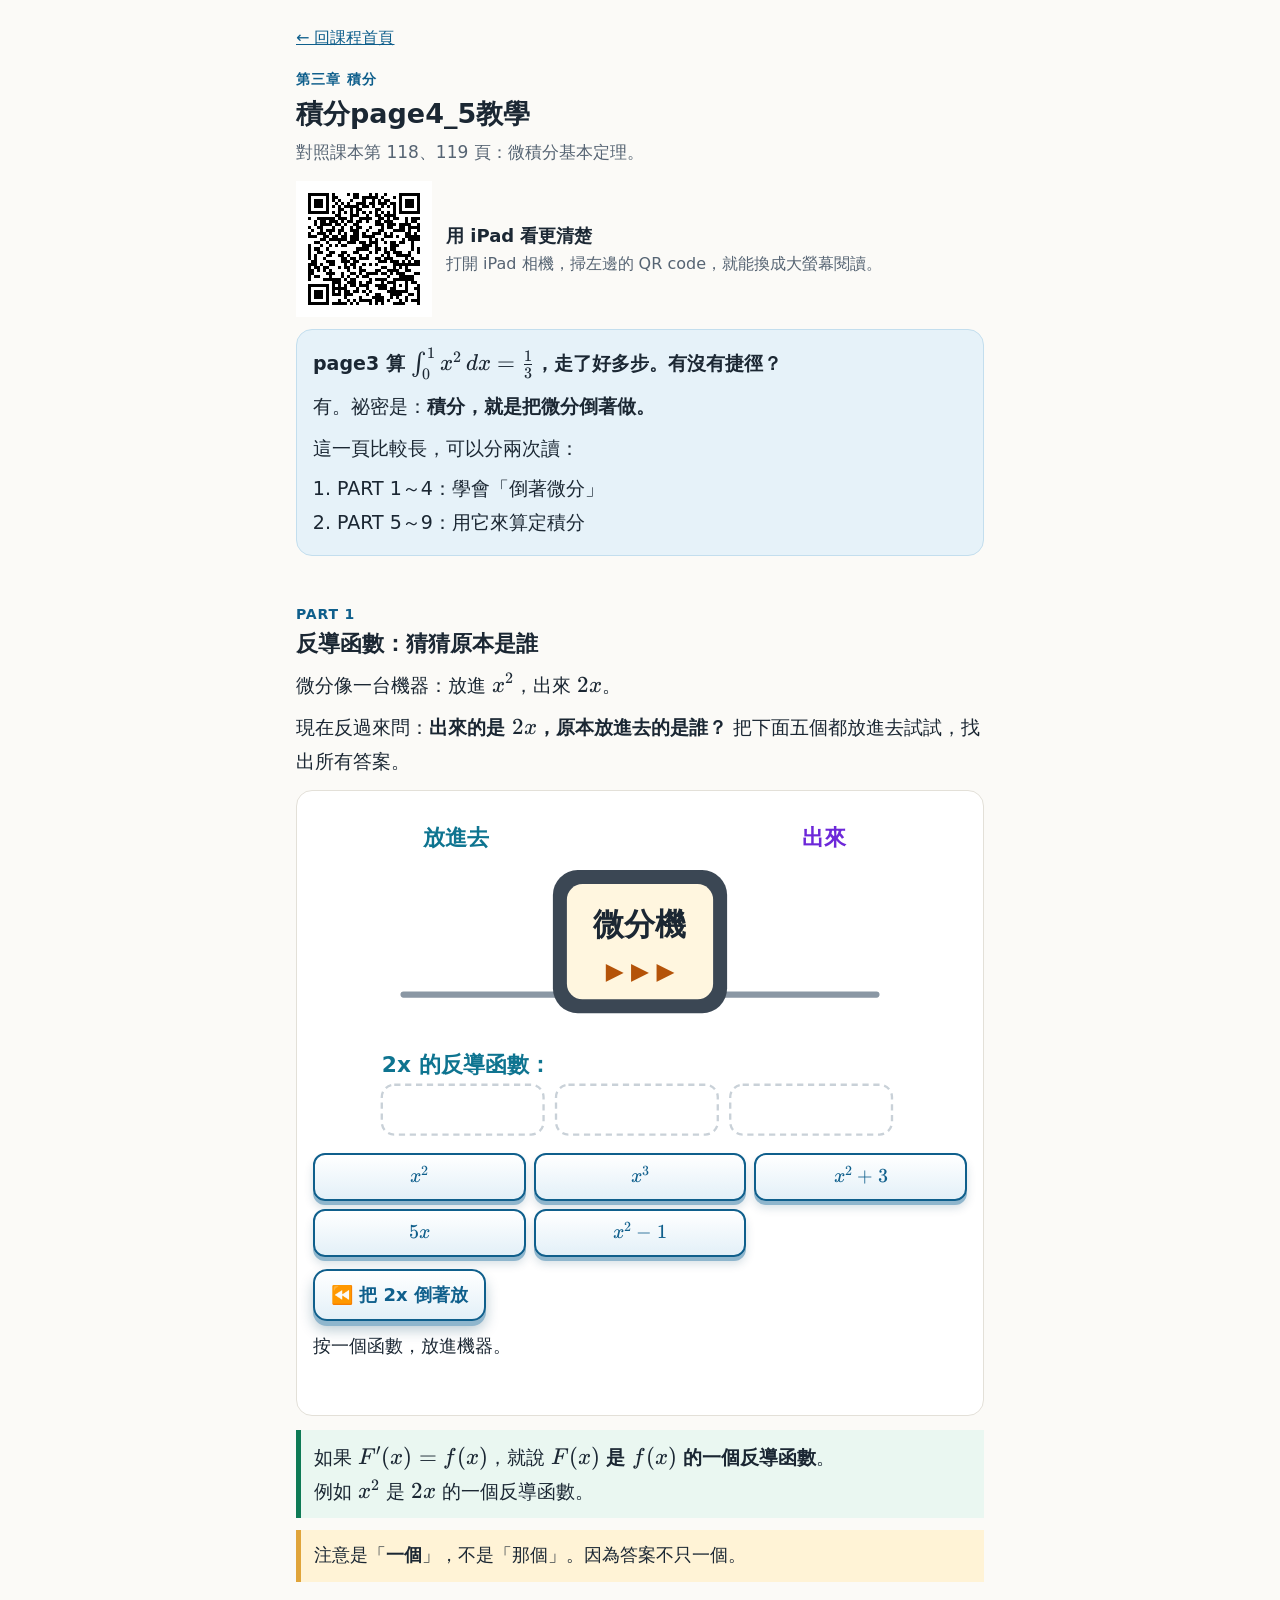
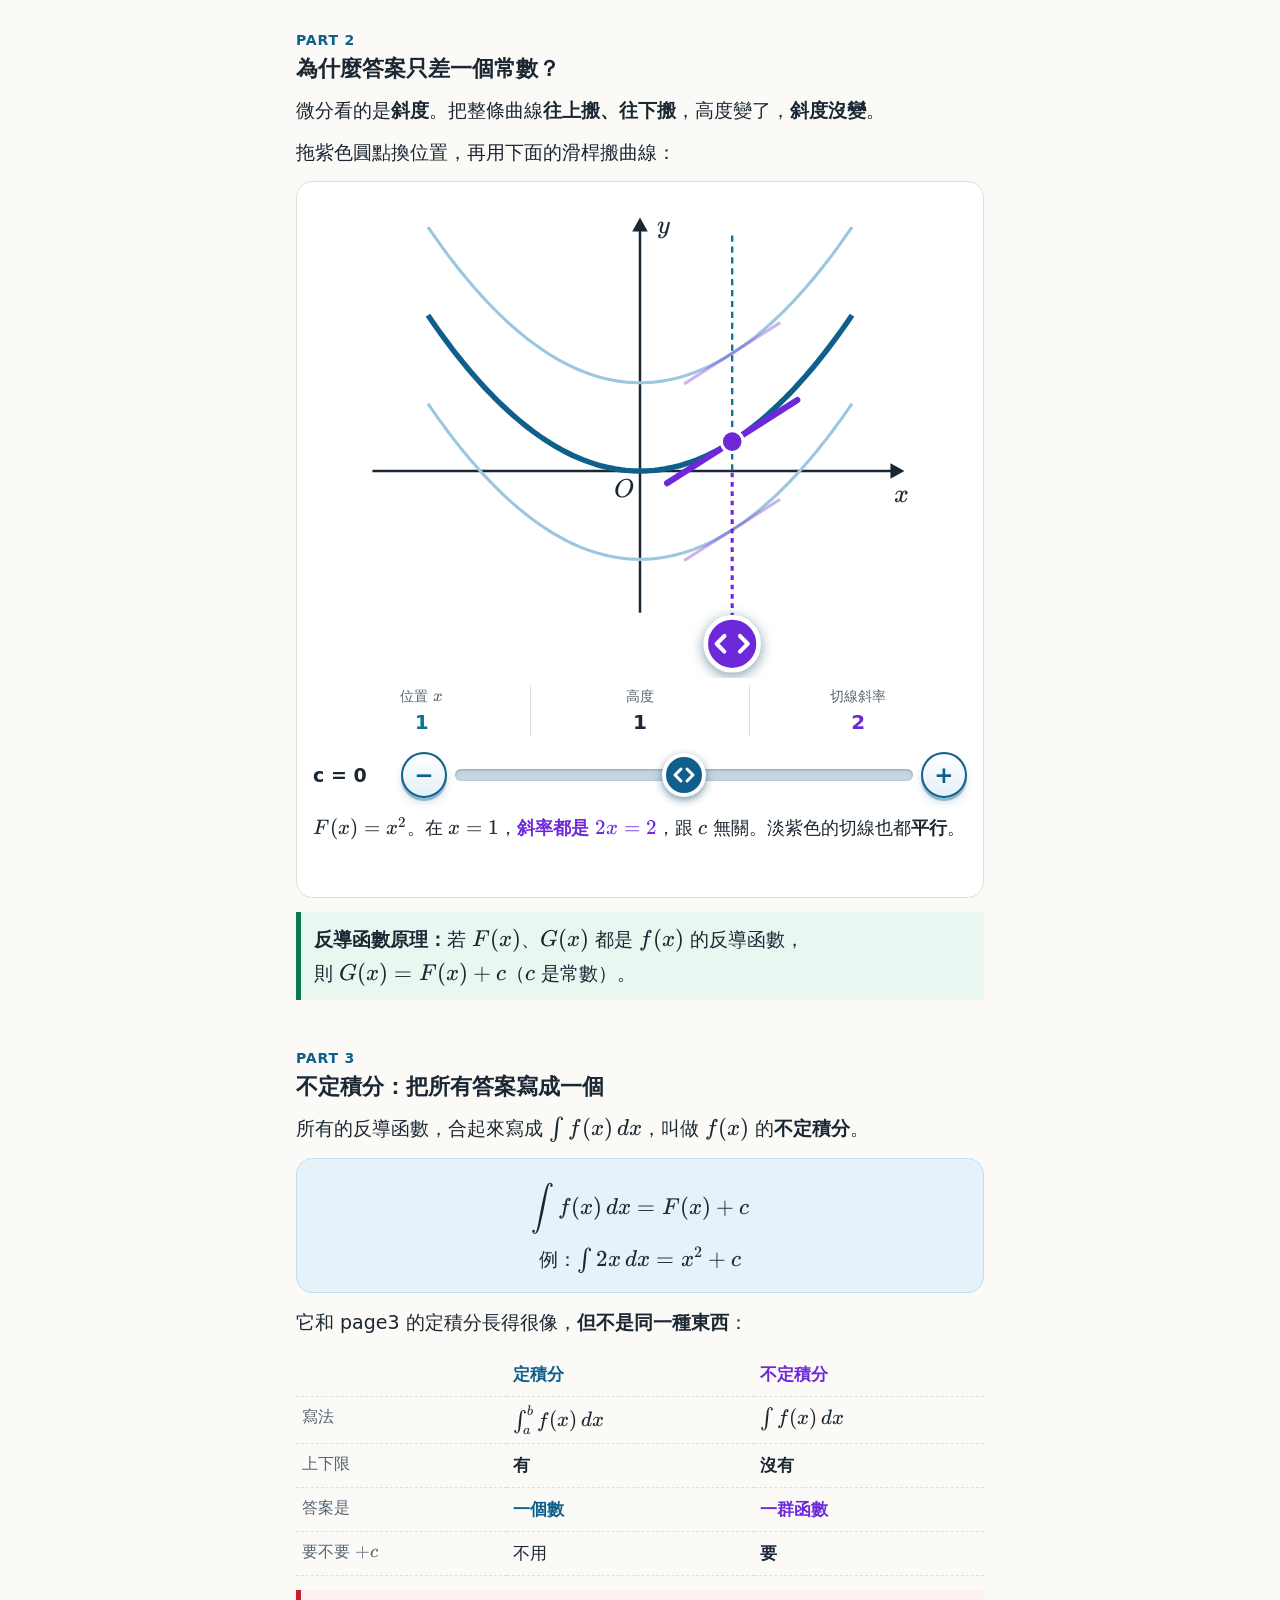
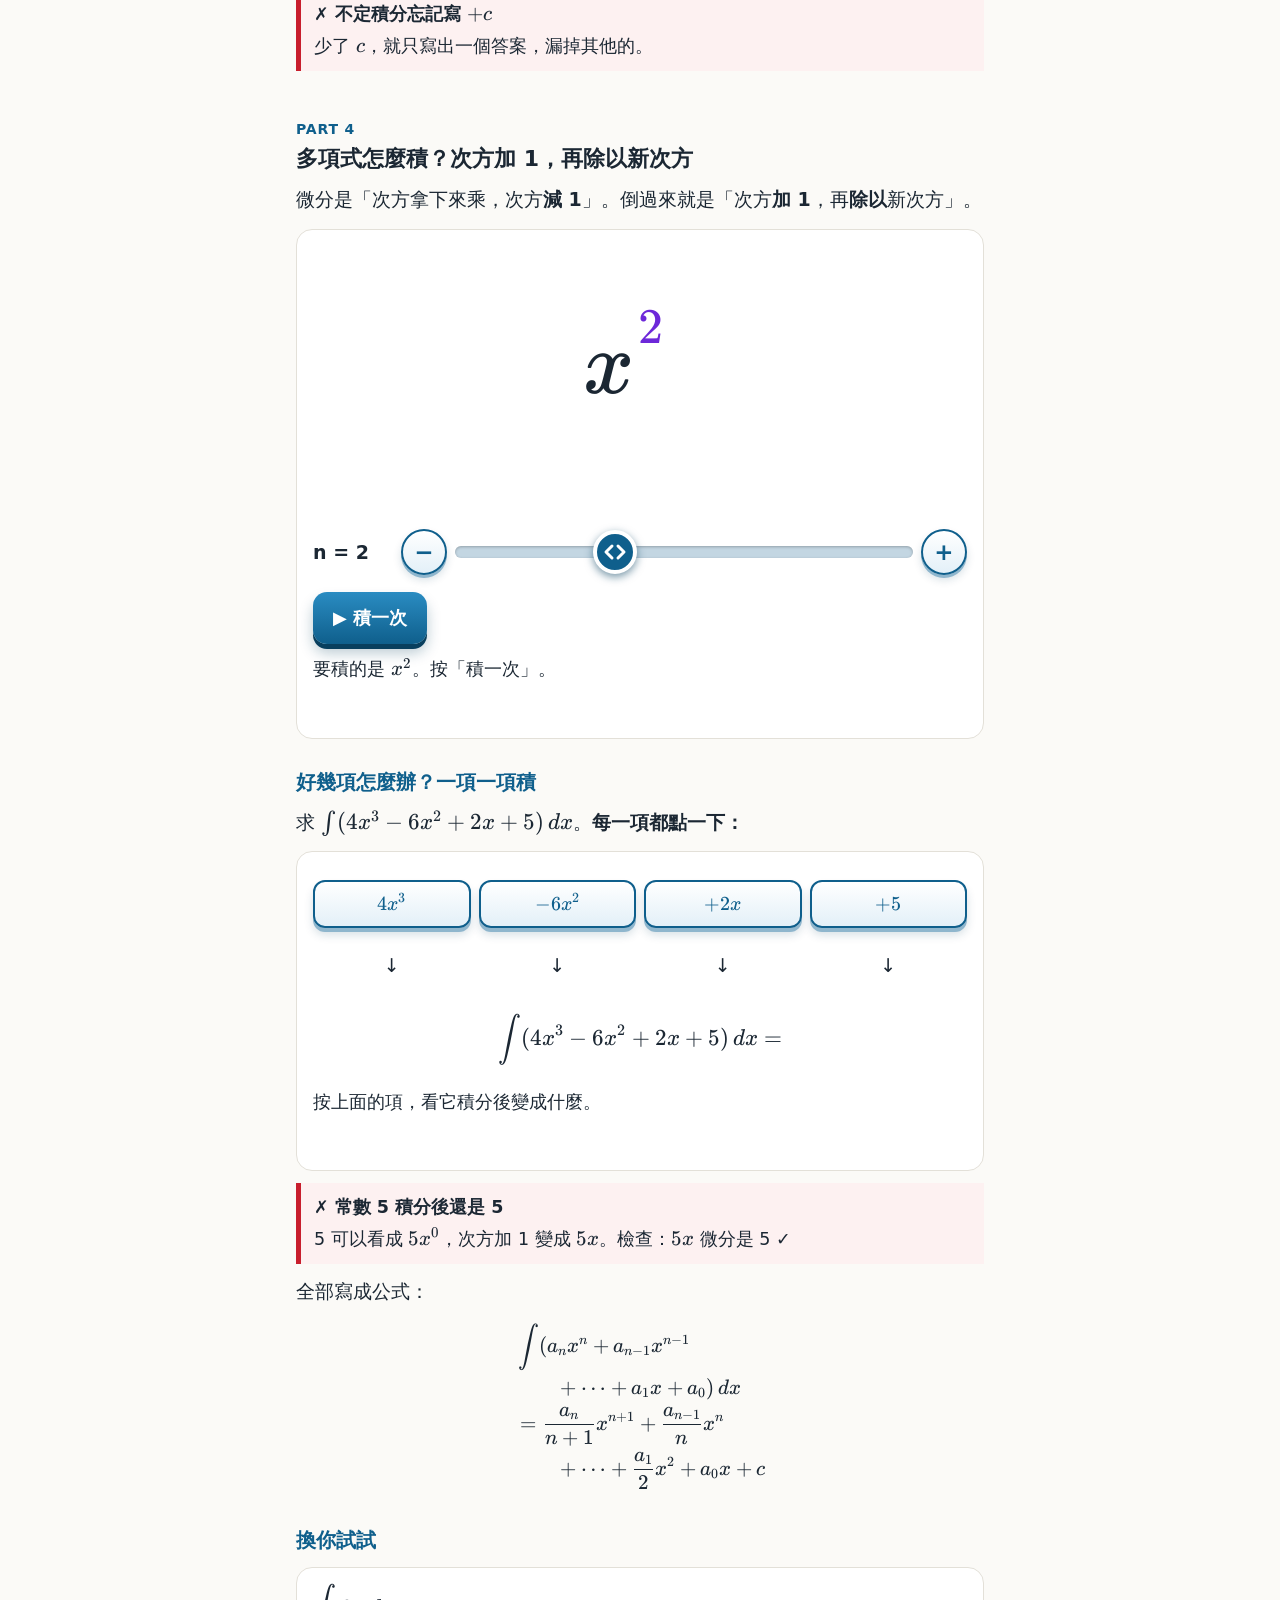
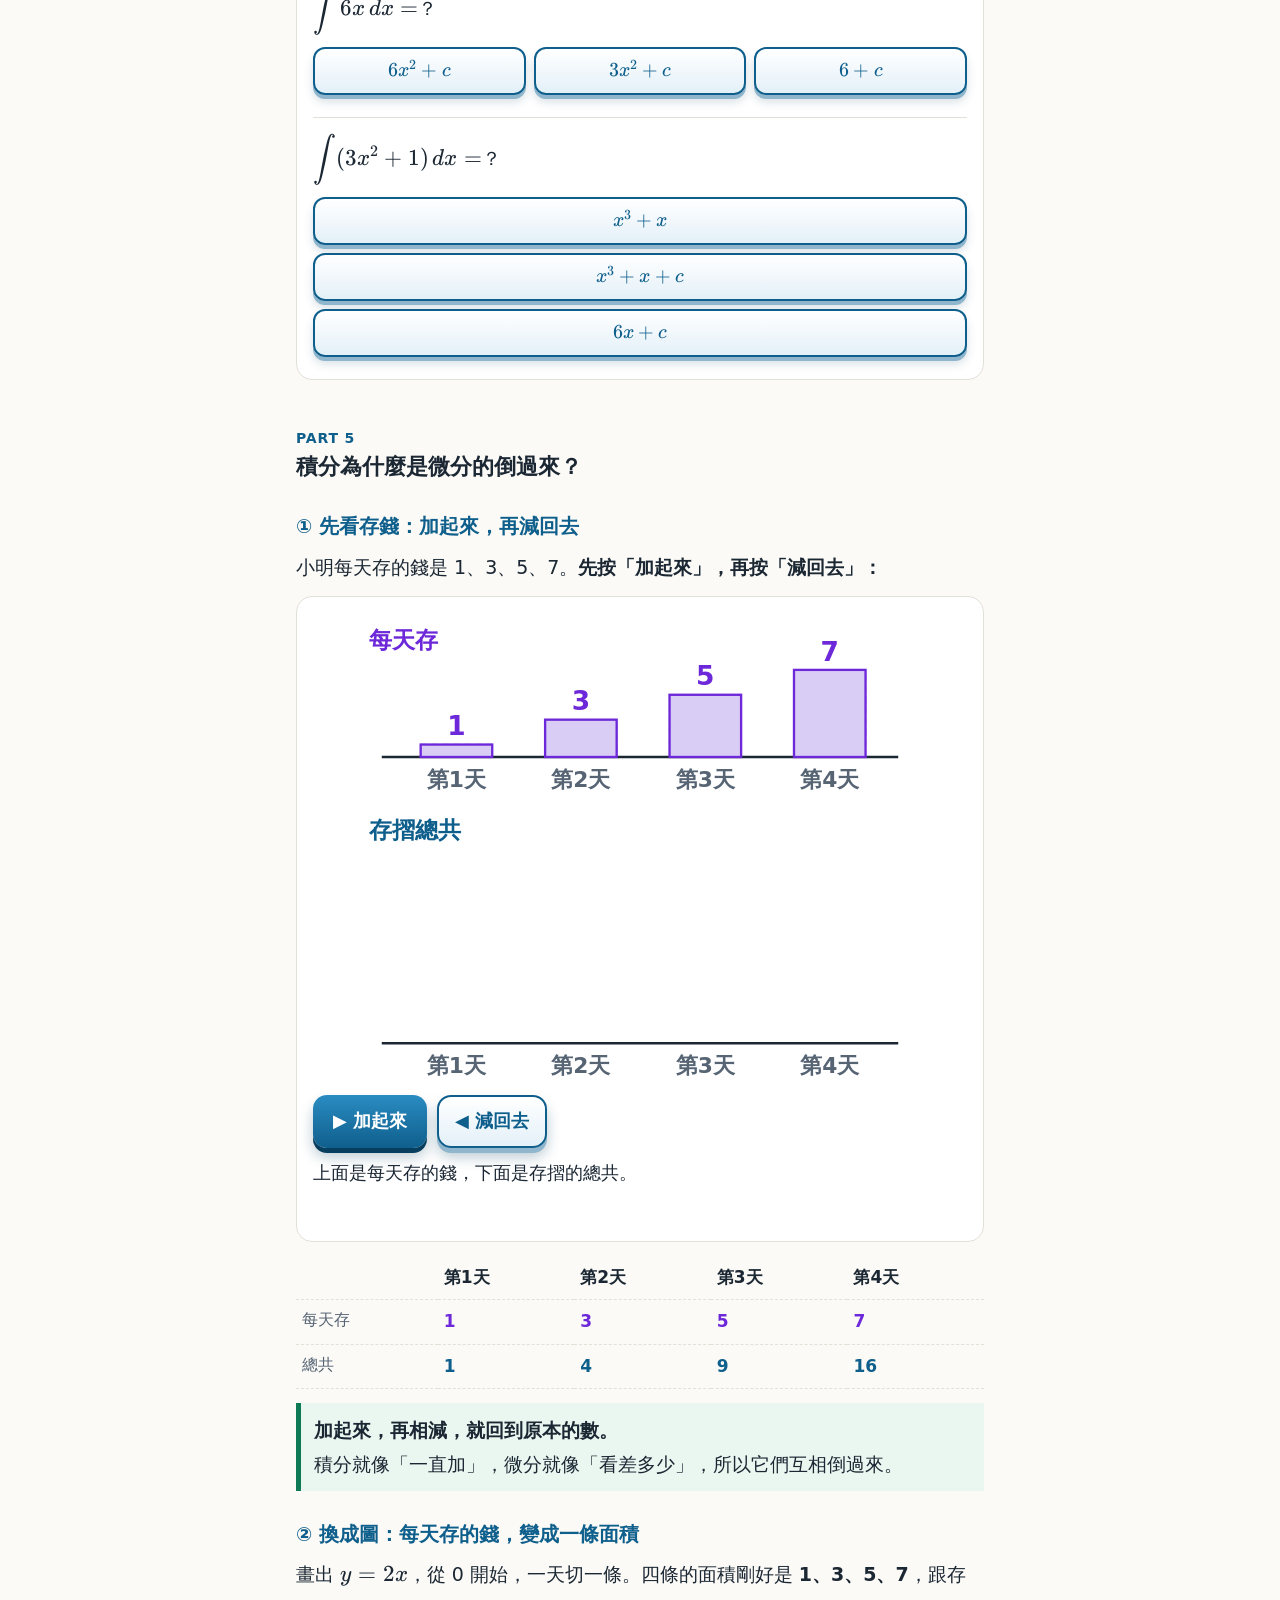
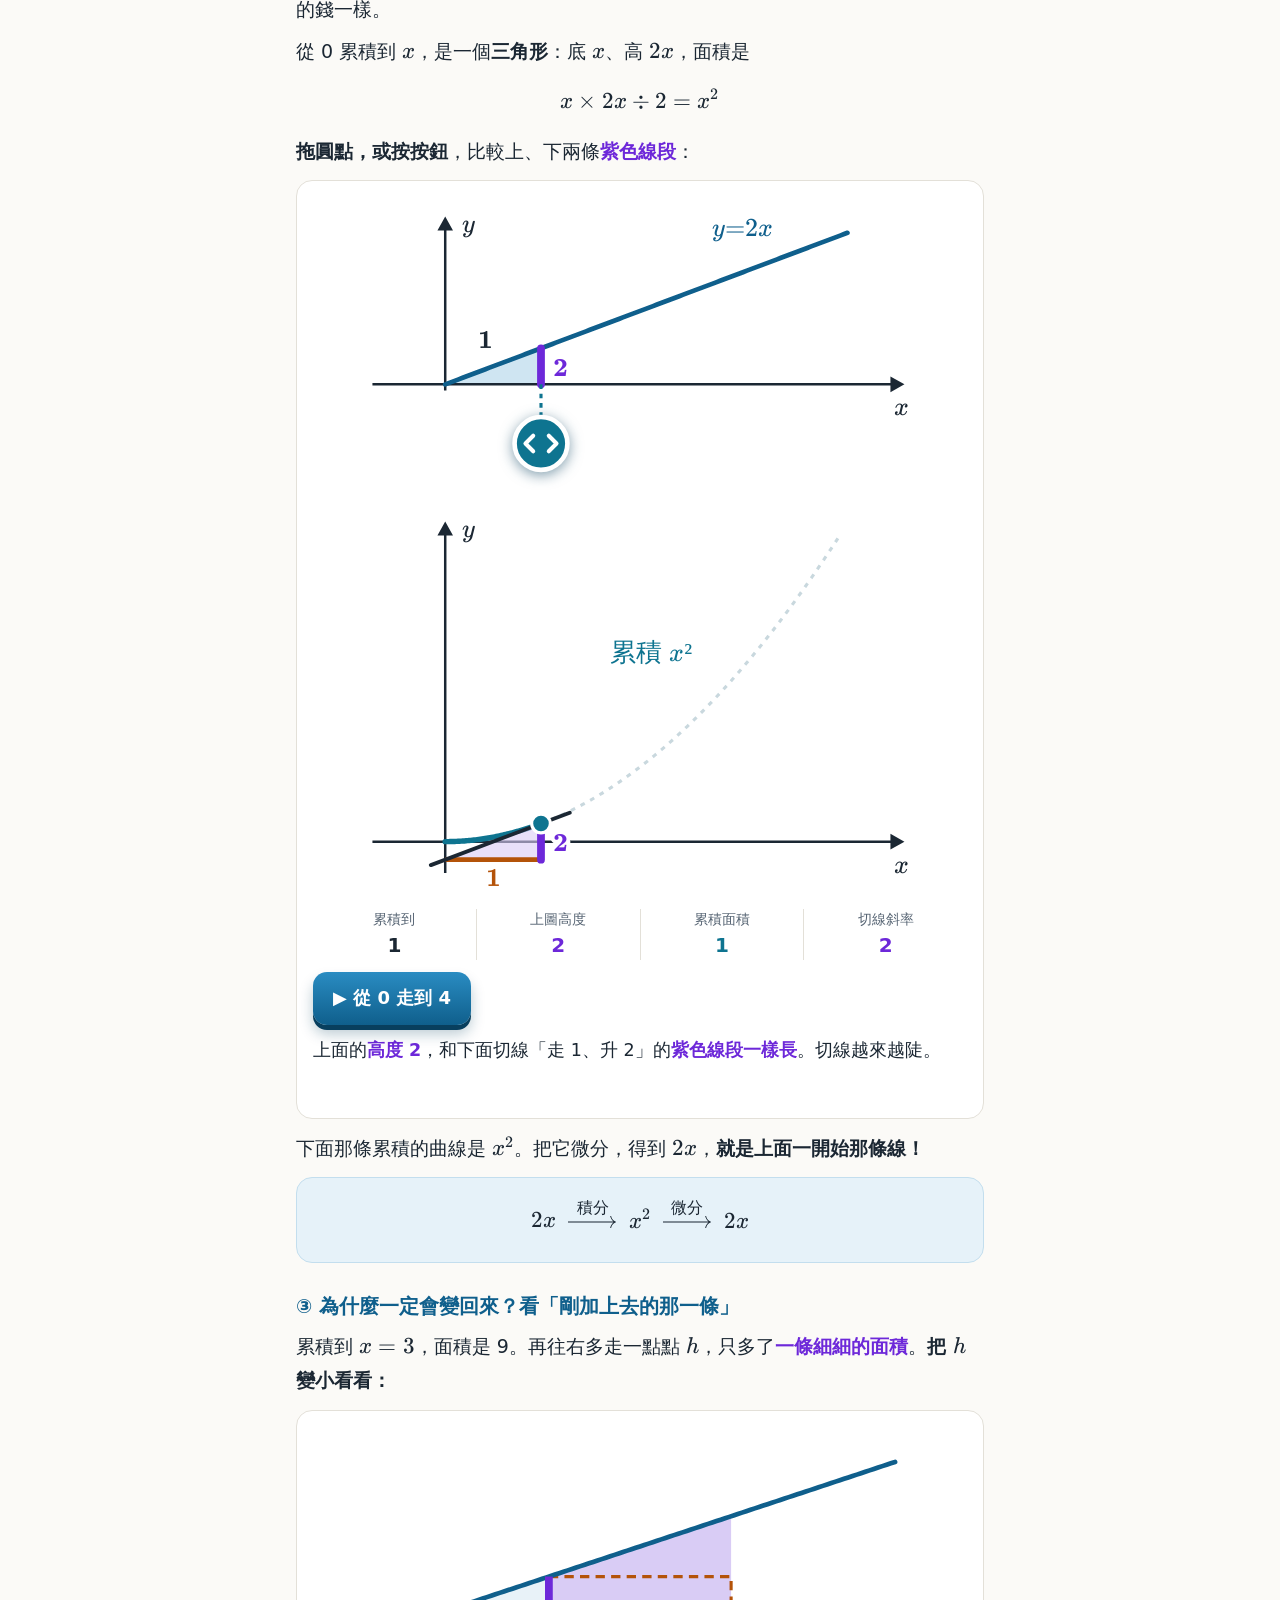
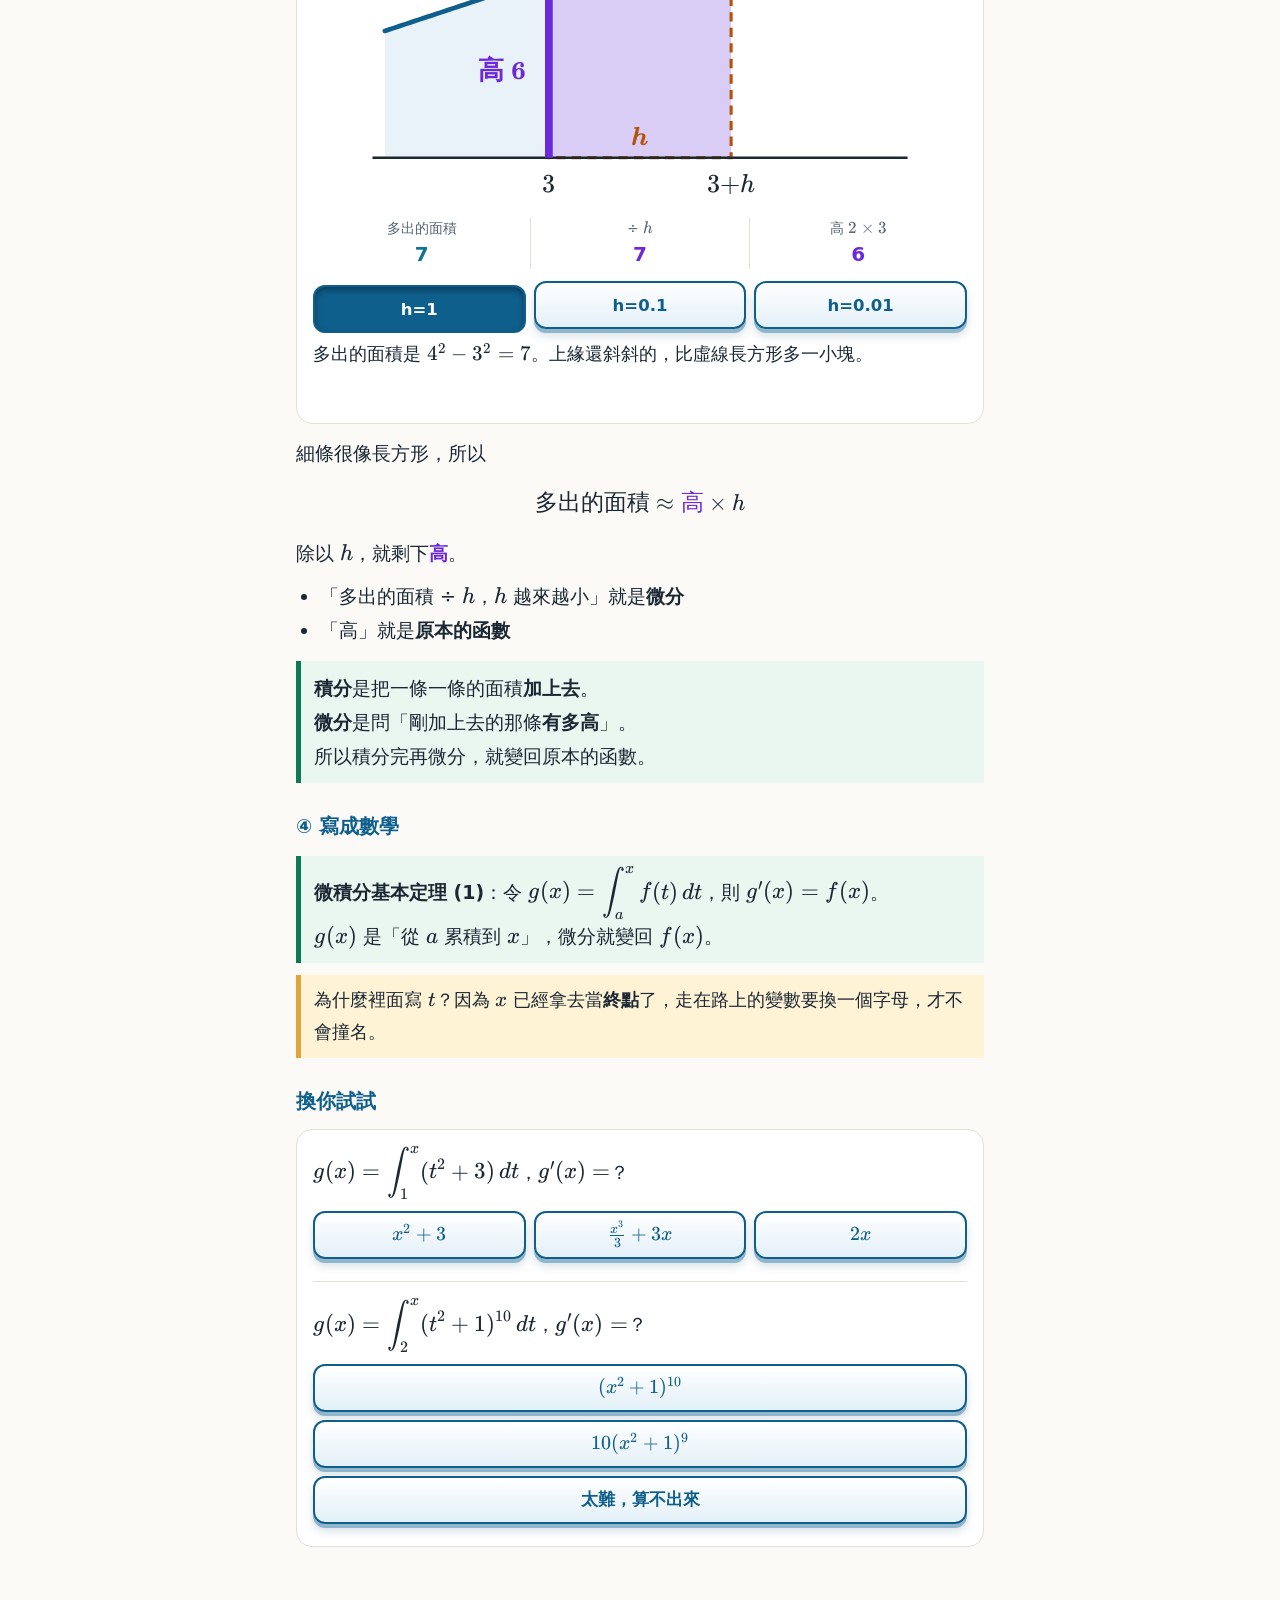
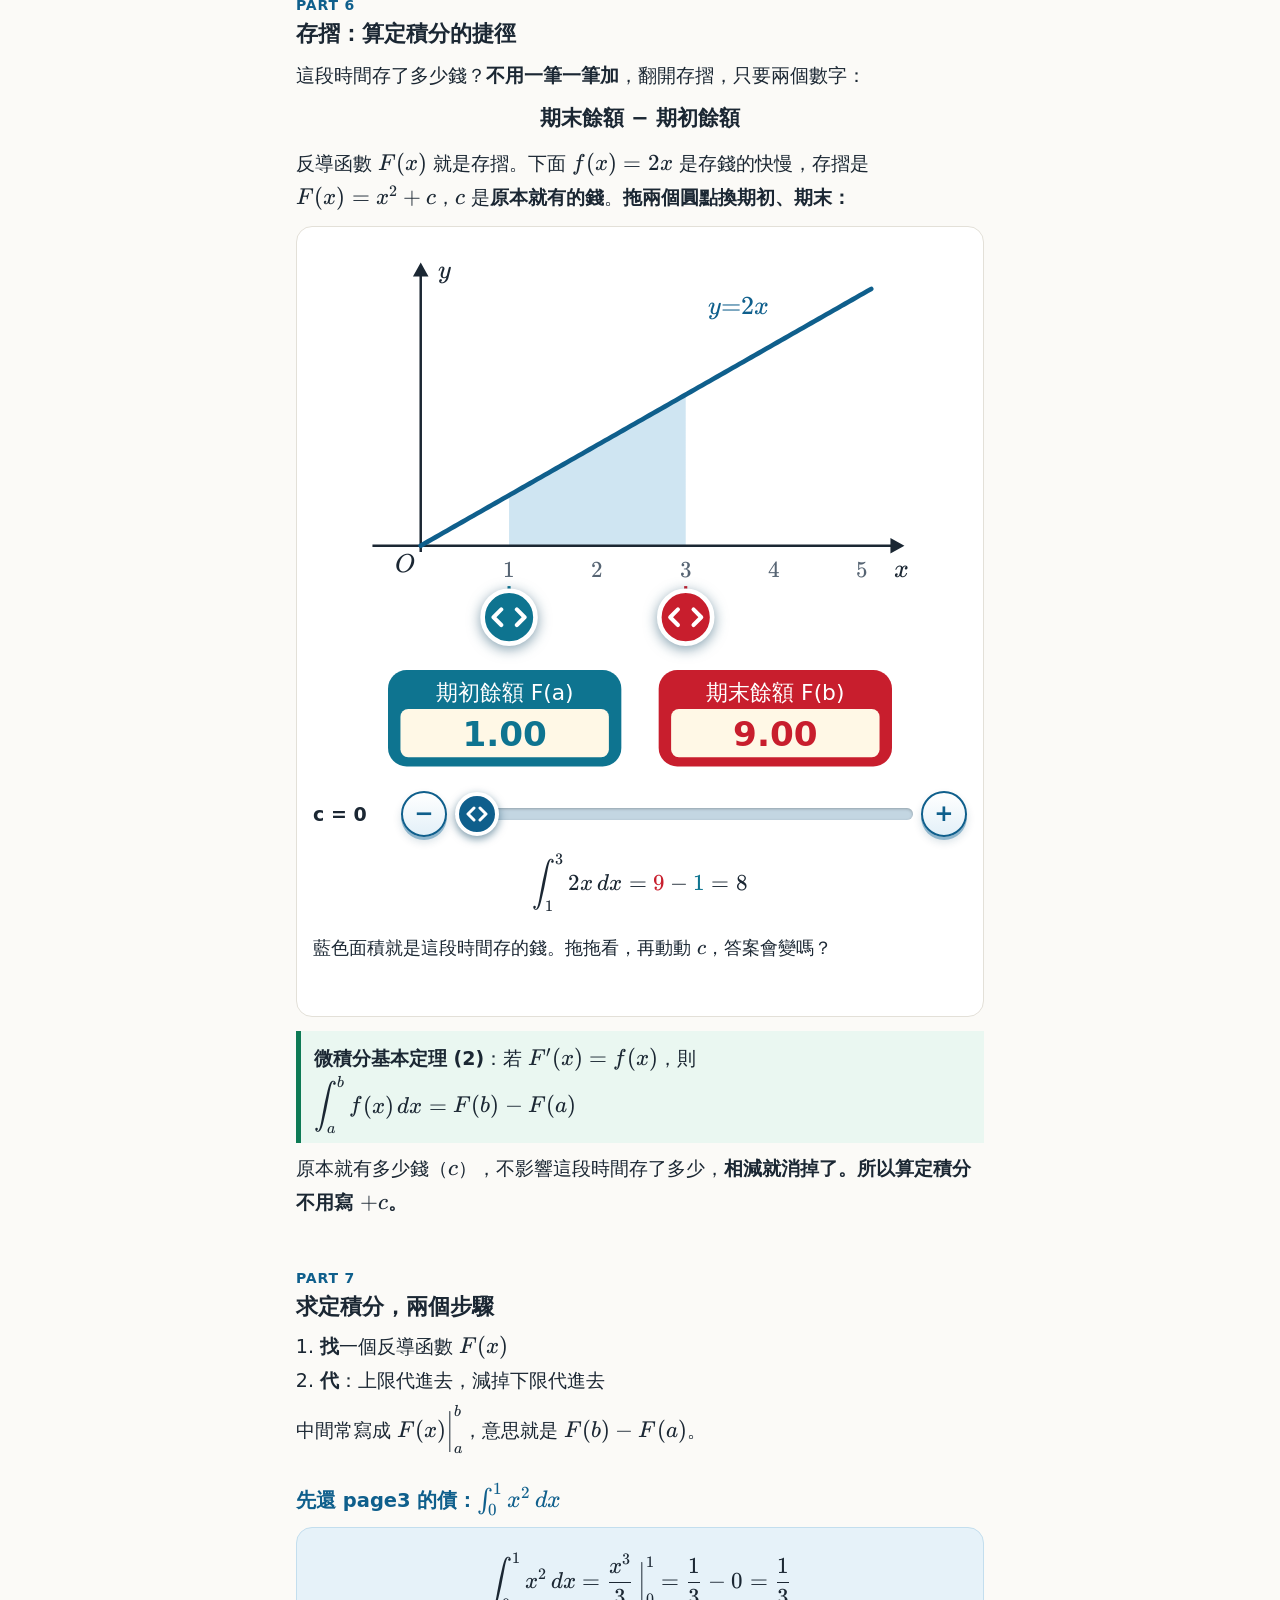
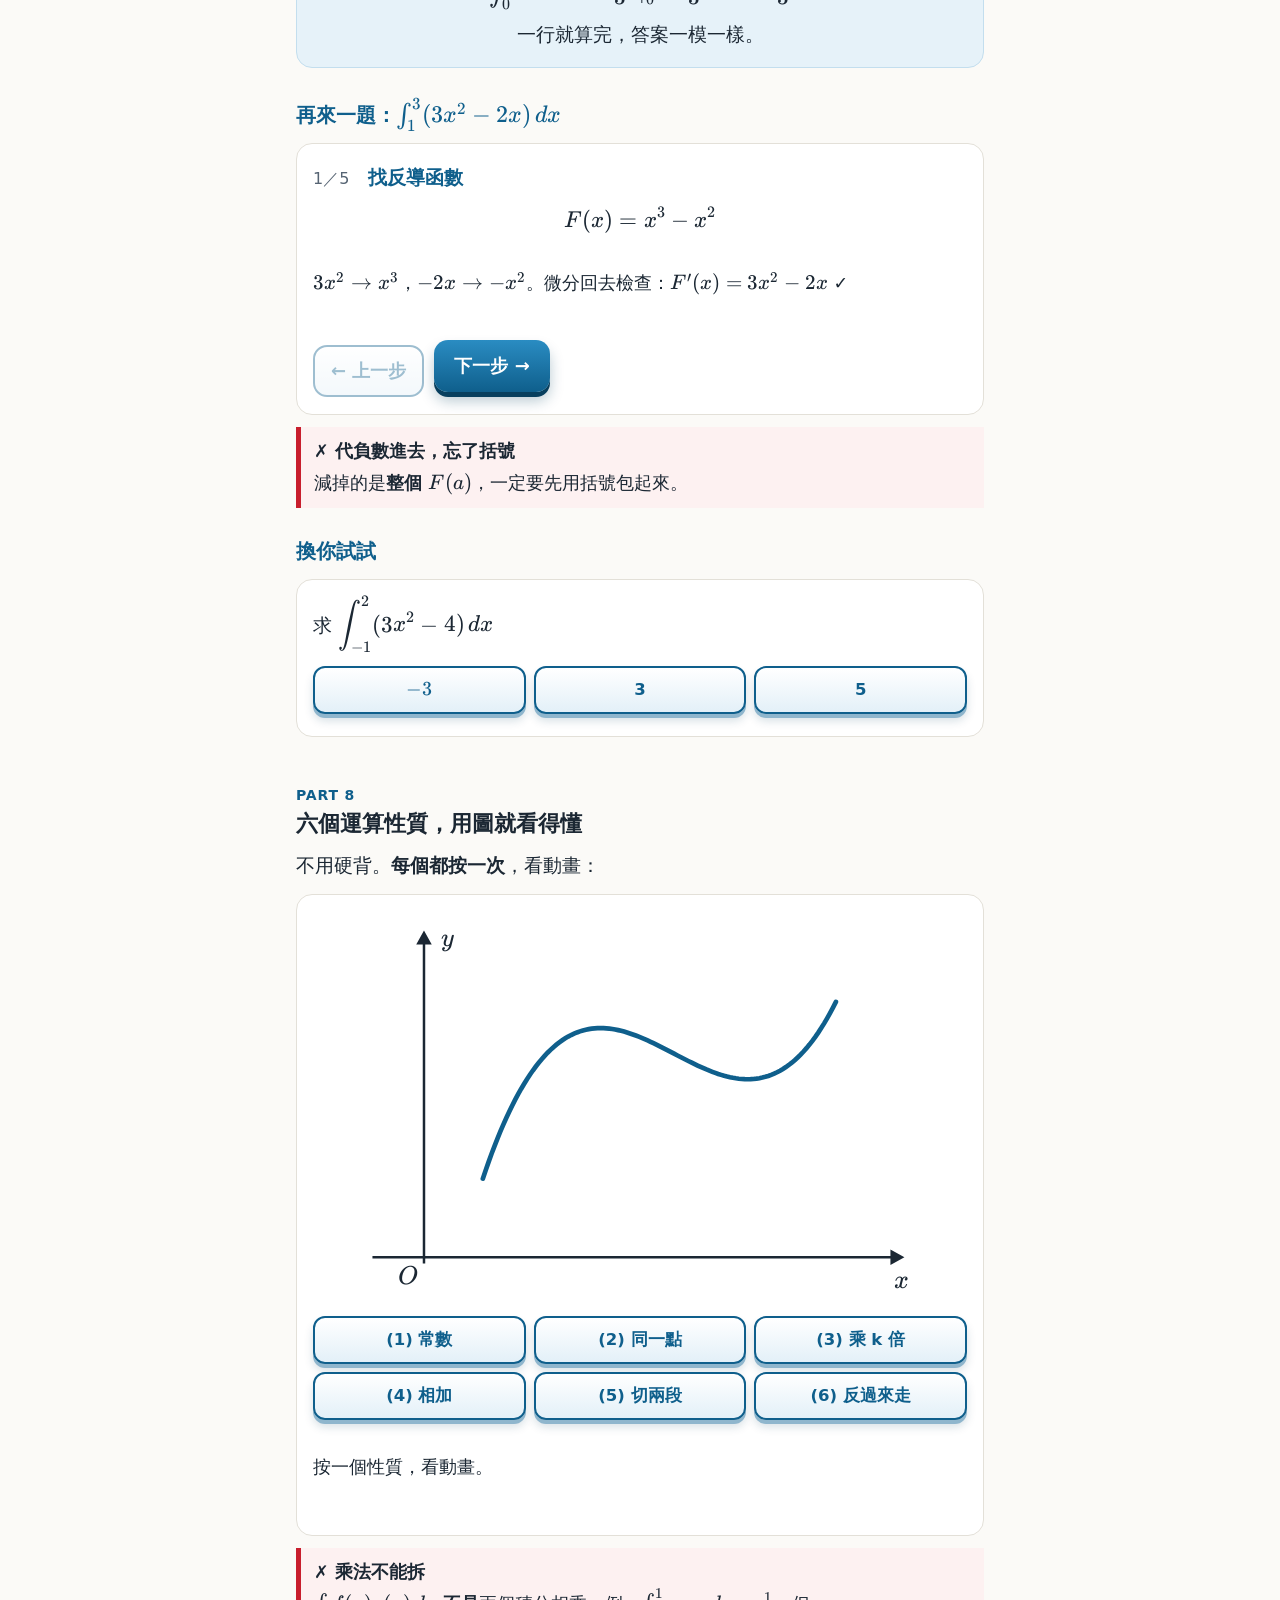
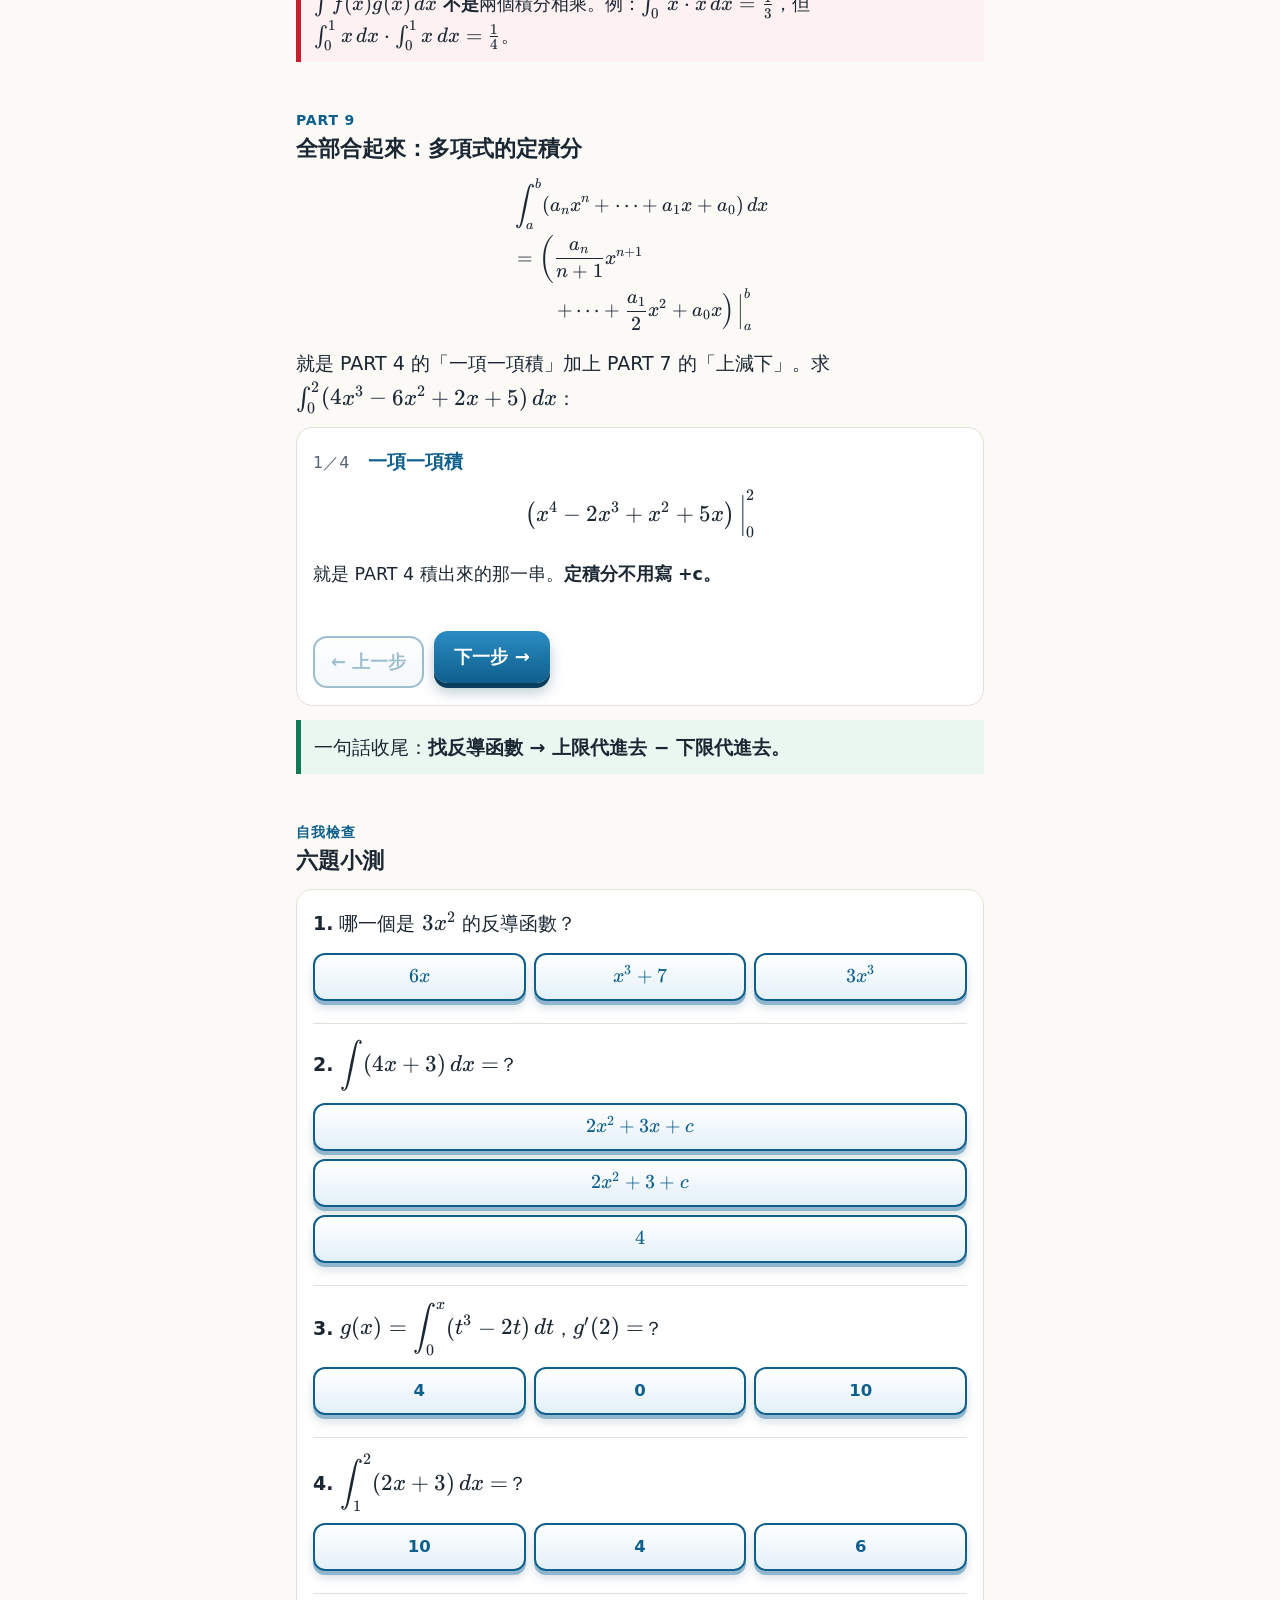
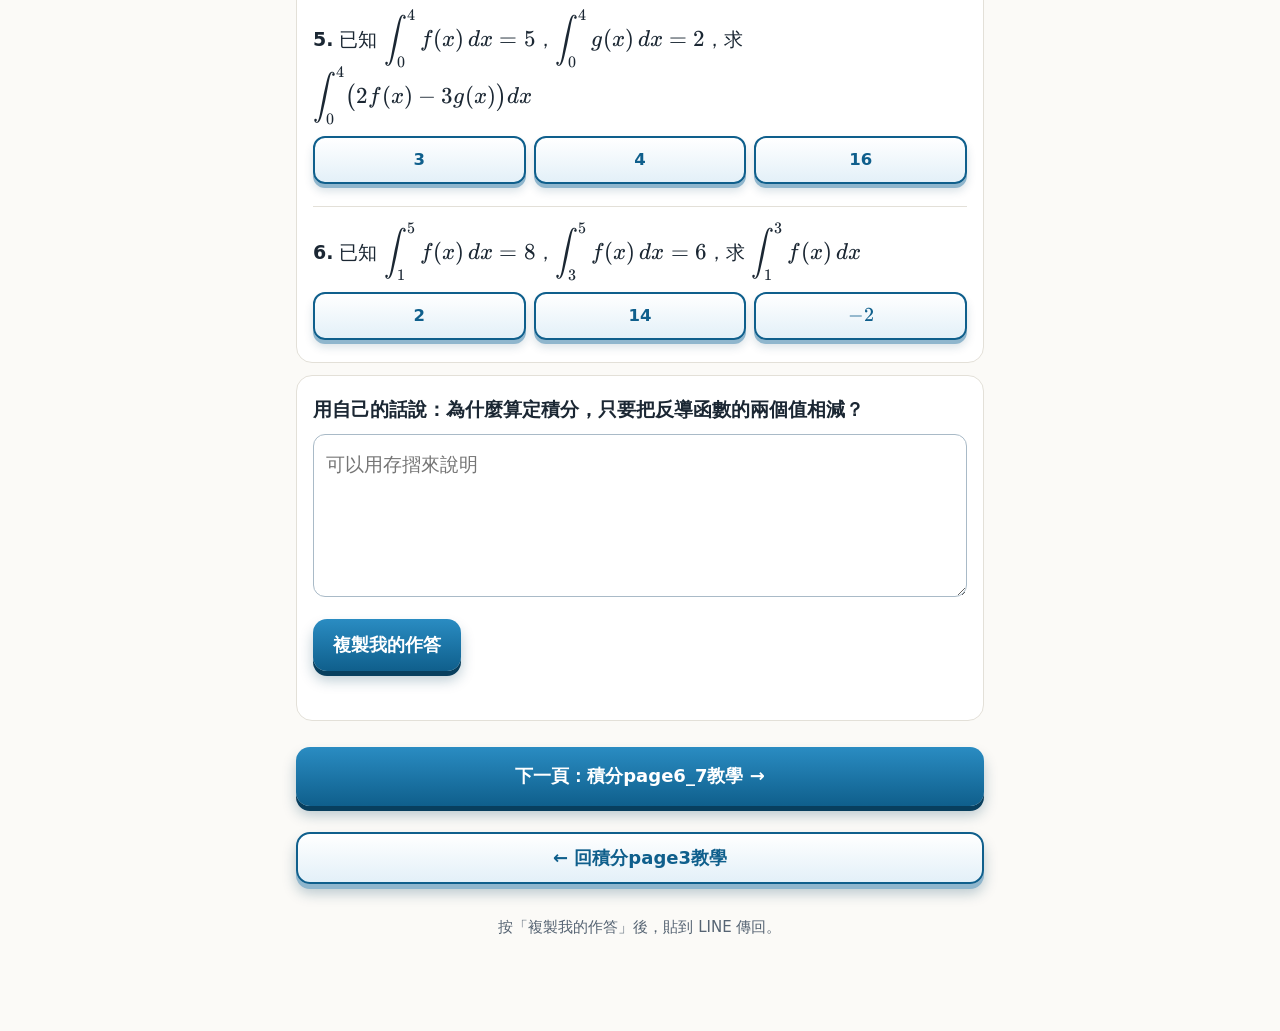
<file: integral-page4_5.html>
<!doctype html>
<html lang="zh-Hant">
<head>
<meta charset="utf-8">
<meta name="viewport" content="width=device-width, initial-scale=1, viewport-fit=cover">
<meta name="color-scheme" content="light">
<meta name="theme-color" content="#fbfaf7">
<meta property="og:title" content="積分page4_5教學">
<meta property="og:description" content="微積分基本定理：反導函數、不定積分、存錢與存摺，還有六個運算性質。">
<script src="line.js"></script>
<title>積分page4_5教學</title>
<link rel="stylesheet" href="vendor/katex/katex.min.css">
<link rel="icon" href="data:,">
<link rel="stylesheet" href="style.css?v=6">
</head>
<body>
<div id="bar"></div>
<div class="wrap">
<a class="back" href="index.html?openExternalBrowser=1">← 回課程首頁</a>
<div class="course-id">第三章 積分</div>
<h1>積分page4_5教學</h1>
<p class="sub">對照課本第 118、119 頁：微積分基本定理。</p>
<div class="qr"><img src="qr-page4_5.svg" width="136" height="136" alt="本頁網址的 QR code"><div><b>用 iPad 看更清楚</b><br>打開 iPad 相機，掃左邊的 QR code，就能換成大螢幕閱讀。</div></div>

<div class="card goal">
<b>page3 算 <span data-k="\int_0^1x^2\,dx=\frac13"></span>，走了好多步。有沒有捷徑？</b>
<p>有。祕密是：<b>積分，就是把微分倒著做。</b></p>
<p style="margin-bottom:0">這一頁比較長，可以分兩次讀：</p>
<ol style="margin-bottom:0"><li>PART 1～4：學會「倒著微分」</li><li>PART 5～9：用它來算定積分</li></ol>
</div>

<div class="step">PART 1</div>
<h2>反導函數：猜猜原本是誰</h2>
<p>微分像一台機器：放進 <span data-k="x^2"></span>，出來 <span data-k="2x"></span>。</p>
<p>現在反過來問：<b>出來的是 <span data-k="2x"></span>，原本放進去的是誰？</b> 把下面五個都放進去試試，找出所有答案。</p>
<div class="card">
<svg class="fig" id="g1" viewBox="0 0 360 212" role="img" aria-label="微分機，左邊放進函數，右邊出來它的導函數"></svg>
<div class="seg g3" id="b1" data-hint></div>
<div class="btns"><button class="btn ghost" id="rev">⏪ 把 2x 倒著放</button></div>
<p class="say" id="s1" aria-live="polite">按一個函數，放進機器。</p>
</div>
<div class="key">如果 <span data-k="F'(x)=f(x)"></span>，就說 <b><span data-k="F(x)"></span> 是 <span data-k="f(x)"></span> 的一個反導函數</b>。<br>例如 <span data-k="x^2"></span> 是 <span data-k="2x"></span> 的一個反導函數。</div>
<p class="tip">注意是「<b>一個</b>」，不是「那個」。因為答案不只一個。</p>

<div class="step">PART 2</div>
<h2>為什麼答案只差一個常數？</h2>
<p>微分看的是<b>斜度</b>。把整條曲線<b>往上搬、往下搬</b>，高度變了，<b>斜度沒變</b>。</p>
<p>拖紫色圓點換位置，再用下面的滑桿搬曲線：</p>
<div class="card">
<svg class="fig" id="g2" aria-label="三條上下平移的拋物線，同一個位置的切線互相平行"></svg>
<div class="stats"><div>位置 <span data-k="x"></span><b id="x2" class="ct"></b></div><div>高度<b id="y2"></b></div><div>切線斜率<b id="m2" class="ch"></b></div></div>
<div class="sl"><output id="c2-o"></output><button data-for="c2" data-d="-0.5" aria-label="c 變小">−</button><input id="c2" type="range" min="-3" max="3" step="0.5" value="0" aria-label="常數 c"><button data-for="c2" data-d="0.5" aria-label="c 變大">+</button></div>
<p class="say" id="s2" aria-live="polite"></p>
</div>
<div class="key"><b>反導函數原理：</b>若 <span data-k="F(x)"></span>、<span data-k="G(x)"></span> 都是 <span data-k="f(x)"></span> 的反導函數，<br>則 <span data-k="G(x)=F(x)+c"></span>（<span data-k="c"></span> 是常數）。</div>

<div class="step">PART 3</div>
<h2>不定積分：把所有答案寫成一個</h2>
<p>所有的反導函數，合起來寫成 <span data-k="\int f(x)\,dx"></span>，叫做 <span data-k="f(x)"></span> 的<b>不定積分</b>。</p>
<div class="card goal"><div class="fm"><span data-k="\displaystyle\int f(x)\,dx=F(x)+c"></span></div><p style="text-align:center;margin:0">例：<span data-k="\int 2x\,dx=x^2+c"></span></p></div>
<p>它和 page3 的定積分長得很像，<b>但不是同一種東西</b>：</p>
<table class="cmp">
<tr><th></th><th class="cb">定積分</th><th class="ch">不定積分</th></tr>
<tr><th>寫法</th><td><span data-k="\int_a^bf(x)\,dx"></span></td><td><span data-k="\int f(x)\,dx"></span></td></tr>
<tr><th>上下限</th><td><b>有</b></td><td><b>沒有</b></td></tr>
<tr><th>答案是</th><td><b class="cb">一個數</b></td><td><b class="ch">一群函數</b></td></tr>
<tr><th>要不要 <span data-k="+c"></span></th><td>不用</td><td><b>要</b></td></tr>
</table>
<div class="no"><b>✗ 不定積分忘記寫 <span data-k="+c"></span></b><br>少了 <span data-k="c"></span>，就只寫出一個答案，漏掉其他的。</div>

<div class="step">PART 4</div>
<h2>多項式怎麼積？次方加 1，再除以新次方</h2>
<p>微分是「次方拿下來乘，次方<b>減 1</b>」。倒過來就是「次方<b>加 1</b>，再<b>除以</b>新次方」。</p>
<div class="card">
<svg class="fig" id="g4" viewBox="0 0 360 170" role="img" aria-label="x 的 n 次方，次方加一後再除以新次方"></svg>
<div class="sl"><output id="n4-o"></output><button data-for="n4" data-d="-1" aria-label="次方減 1">−</button><input id="n4" type="range" min="0" max="6" value="2" aria-label="次方 n"><button data-for="n4" data-d="1" aria-label="次方加 1">+</button></div>
<div class="btns" data-hint><button class="btn" id="p4">▶ 積一次</button></div>
<p class="say" id="s4" aria-live="polite"></p>
</div>
<h3>好幾項怎麼辦？一項一項積</h3>
<p>求 <span data-k="\int(4x^3-6x^2+2x+5)\,dx"></span>。<b>每一項都點一下：</b></p>
<div class="card">
<div class="seg" id="t4" data-hint></div>
<div class="terms4" id="r4"></div>
<div class="fm" id="f4"></div>
<p class="say" id="s4b" aria-live="polite">按上面的項，看它積分後變成什麼。</p>
</div>
<div class="no"><b>✗ 常數 5 積分後還是 5</b><br>5 可以看成 <span data-k="5x^0"></span>，次方加 1 變成 <span data-k="5x"></span>。檢查：<span data-k="5x"></span> 微分是 5 ✓</div>
<p>全部寫成公式：</p>
<div class="fm" style="font-size:17px"><span data-k="\displaystyle\begin{aligned}&\int(a_nx^n+a_{n-1}x^{n-1}\\&\qquad+\cdots+a_1x+a_0)\,dx\\&=\frac{a_n}{n+1}x^{n+1}+\frac{a_{n-1}}{n}x^n\\&\qquad+\cdots+\frac{a_1}{2}x^2+a_0x+c\end{aligned}"></span></div>
<h3>換你試試</h3>
<div class="card" id="try4"></div>

<div class="step">PART 5</div>
<h2>積分為什麼是微分的倒過來？</h2>
<h3>① 先看存錢：加起來，再減回去</h3>
<p>小明每天存的錢是 1、3、5、7。<b>先按「加起來」，再按「減回去」：</b></p>
<div class="card">
<svg class="fig" id="g5a" viewBox="0 0 360 300" role="img" aria-label="每天存的錢疊成存摺總額，再拆回每天存的錢"></svg>
<div class="btns" data-hint><button class="btn" id="add5">▶ 加起來</button><button class="btn ghost" id="sub5">◀ 減回去</button></div>
<p class="say" id="s5a" aria-live="polite">上面是每天存的錢，下面是存摺的總共。</p>
</div>
<table class="cmp">
<tr><th></th><th>第1天</th><th>第2天</th><th>第3天</th><th>第4天</th></tr>
<tr><th class="ch">每天存</th><td class="ch">1</td><td class="ch">3</td><td class="ch">5</td><td class="ch">7</td></tr>
<tr><th class="cb">總共</th><td class="cb">1</td><td class="cb">4</td><td class="cb">9</td><td class="cb">16</td></tr>
</table>
<div class="key"><b>加起來，再相減，就回到原本的數。</b><br>積分就像「一直加」，微分就像「看差多少」，所以它們互相倒過來。</div>

<h3>② 換成圖：每天存的錢，變成一條面積</h3>
<p>畫出 <span data-k="y=2x"></span>，從 0 開始，一天切一條。四條的面積剛好是 <b>1、3、5、7</b>，跟存的錢一樣。</p>
<p>從 0 累積到 <span data-k="x"></span>，是一個<b>三角形</b>：底 <span data-k="x"></span>、高 <span data-k="2x"></span>，面積是</p>
<div class="fm"><span data-k="\displaystyle x\times2x\div2=x^2"></span></div>
<p><b>拖圓點，或按按鈕</b>，比較上、下兩條<b class="ch">紫色線段</b>：</p>
<div class="card">
<svg class="fig" id="g5" viewBox="0 0 360 450" aria-label="上圖是 y=2x 和累積的三角形，下圖是累積面積 x 平方和它的切線"></svg>
<div class="stats"><div>累積到<b id="x5"></b></div><div>上圖高度<b id="f5" class="ch"></b></div><div>累積面積<b id="v5" class="ct"></b></div><div>切線斜率<b id="d5" class="ch"></b></div></div>
<div class="btns" data-hint><button class="btn" id="p5">▶ 從 0 走到 4</button></div>
<p class="say" id="s5" aria-live="polite"></p>
</div>
<p>下面那條累積的曲線是 <span data-k="x^2"></span>。把它微分，得到 <span data-k="2x"></span>，<b>就是上面一開始那條線！</b></p>
<div class="card goal"><div class="fm"><span data-k="2x\ \xrightarrow{\text{積分}}\ x^2\ \xrightarrow{\text{微分}}\ 2x"></span></div></div>

<h3>③ 為什麼一定會變回來？看「剛加上去的那一條」</h3>
<p>累積到 <span data-k="x=3"></span>，面積是 9。再往右多走一點點 <span data-k="h"></span>，只多了<b class="ch">一條細細的面積</b>。<b>把 <span data-k="h"></span> 變小看看：</b></p>
<div class="card">
<svg class="fig" id="g6" role="img" aria-label="x 等於 3 到 3+h 的細條，h 越小越像長方形"></svg>
<div class="stats"><div>多出的面積<b id="a6" class="ct"></b></div><div>÷ <span data-k="h"></span><b id="q6" class="ch"></b></div><div>高 <span data-k="2\times3"></span><b id="f6" class="ch"></b></div></div>
<div class="seg" id="b6" data-hint><button data-h="1" class="on">h=1</button><button data-h="0.1">h=0.1</button><button data-h="0.01">h=0.01</button></div>
<p class="say" id="s6" aria-live="polite"></p>
</div>
<p>細條很像長方形，所以</p>
<div class="fm"><span data-k="\text{多出的面積}\approx\textcolor{#6d28d9}{\text{高}}\times h"></span></div>
<p>除以 <span data-k="h"></span>，就剩下<b class="ch">高</b>。</p>
<ul>
<li>「多出的面積 ÷ <span data-k="h"></span>，<span data-k="h"></span> 越來越小」就是<b>微分</b></li>
<li>「高」就是<b>原本的函數</b></li>
</ul>
<div class="key"><b>積分</b>是把一條一條的面積<b>加上去</b>。<br><b>微分</b>是問「剛加上去的那條<b>有多高</b>」。<br>所以積分完再微分，就變回原本的函數。</div>

<h3>④ 寫成數學</h3>
<div class="key"><b>微積分基本定理 (1)</b>：令 <span data-k="\displaystyle g(x)=\int_a^xf(t)\,dt"></span>，則 <b><span data-k="g'(x)=f(x)"></span></b>。<br><span data-k="g(x)"></span> 是「從 <span data-k="a"></span> 累積到 <span data-k="x"></span>」，微分就變回 <span data-k="f(x)"></span>。</div>
<p class="tip">為什麼裡面寫 <span data-k="t"></span>？因為 <span data-k="x"></span> 已經拿去當<b>終點</b>了，走在路上的變數要換一個字母，才不會撞名。</p>
<h3>換你試試</h3>
<div class="card" id="try5"></div>

<div class="step">PART 6</div>
<h2>存摺：算定積分的捷徑</h2>
<p>這段時間存了多少錢？<b>不用一筆一筆加</b>，翻開存摺，只要兩個數字：</p>
<p style="text-align:center;font-size:21px"><b>期末餘額 − 期初餘額</b></p>
<p>反導函數 <span data-k="F(x)"></span> 就是存摺。下面 <span data-k="f(x)=2x"></span> 是存錢的快慢，存摺是 <span data-k="F(x)=x^2+c"></span>，<span data-k="c"></span> 是<b>原本就有的錢</b>。<b>拖兩個圓點換期初、期末：</b></p>
<div class="card">
<svg class="fig" id="g7" aria-label="直線 y=2x 下的面積，等於存摺的期末餘額減期初餘額"></svg>
<div class="sl"><output id="c7-o"></output><button data-for="c7" data-d="-1" aria-label="c 變小">−</button><input id="c7" type="range" min="0" max="20" value="0" aria-label="原本就有的錢 c"><button data-for="c7" data-d="1" aria-label="c 變大">+</button></div>
<div class="fm" id="f7"></div>
<p class="say" id="s7" aria-live="polite"></p>
</div>
<div class="key"><b>微積分基本定理 (2)</b>：若 <span data-k="F'(x)=f(x)"></span>，則<br><span data-k="\displaystyle\int_a^bf(x)\,dx=F(b)-F(a)"></span></div>
<p>原本就有多少錢（<span data-k="c"></span>），不影響這段時間存了多少，<b>相減就消掉了。所以算定積分不用寫 <span data-k="+c"></span>。</b></p>

<div class="step">PART 7</div>
<h2>求定積分，兩個步驟</h2>
<ol><li><b>找</b>一個反導函數 <span data-k="F(x)"></span></li><li><b>代</b>：上限代進去，減掉下限代進去</li></ol>
<p>中間常寫成 <span data-k="F(x)\Big|_a^b"></span>，意思就是 <span data-k="F(b)-F(a)"></span>。</p>
<h3>先還 page3 的債：<span data-k="\int_0^1x^2\,dx"></span></h3>
<div class="card goal"><div class="fm"><span data-k="\displaystyle\int_0^1x^2\,dx=\frac{x^3}{3}\,\Big|_0^1=\frac13-0=\frac13"></span></div><p style="text-align:center;margin:0">一行就算完，答案一模一樣。</p></div>
<h3>再來一題：<span data-k="\int_1^3(3x^2-2x)\,dx"></span></h3>
<div class="card" id="st7"></div>
<div class="no"><b>✗ 代負數進去，忘了括號</b><br>減掉的是<b>整個</b> <span data-k="F(a)"></span>，一定要先用括號包起來。</div>
<h3>換你試試</h3>
<div class="card"><p style="margin-top:0">求 <span data-k="\displaystyle\int_{-1}^{2}(3x^2-4)\,dx"></span></p><div id="try7"></div></div>

<div class="step">PART 8</div>
<h2>六個運算性質，用圖就看得懂</h2>
<p>不用硬背。<b>每個都按一次</b>，看動畫：</p>
<div class="card">
<svg class="fig" id="g8" role="img" aria-label="定積分運算性質的動畫"></svg>
<div class="seg g3" id="b8" data-hint></div>
<div class="fm" id="f8"></div>
<p class="say" id="s8" aria-live="polite"></p>
</div>
<div class="no"><b>✗ 乘法不能拆</b><br><span data-k="\int f(x)g(x)\,dx"></span> <b>不是</b>兩個積分相乘。例：<span data-k="\int_0^1x\cdot x\,dx=\frac13"></span>，但 <span data-k="\int_0^1x\,dx\cdot\int_0^1x\,dx=\frac14"></span>。</div>

<div class="step">PART 9</div>
<h2>全部合起來：多項式的定積分</h2>
<div class="fm" style="font-size:16.5px"><span data-k="\displaystyle\begin{aligned}&\int_a^b(a_nx^n+\cdots+a_1x+a_0)\,dx\\&=\left(\frac{a_n}{n+1}x^{n+1}\right.\\&\qquad\left.+\cdots+\frac{a_1}{2}x^2+a_0x\right)\Big|_a^b\end{aligned}"></span></div>
<p>就是 PART 4 的「一項一項積」加上 PART 7 的「上減下」。求 <span data-k="\int_0^2(4x^3-6x^2+2x+5)\,dx"></span>：</p>
<div class="card" id="st9"></div>
<div class="key">一句話收尾：<b>找反導函數 → 上限代進去 − 下限代進去。</b></div>

<div class="step">自我檢查</div>
<h2>六題小測</h2>
<div class="card" id="quiz"></div>
<div class="card">
<b>用自己的話說：為什麼算定積分，只要把反導函數的兩個值相減？</b>
<textarea id="own" rows="4" placeholder="可以用存摺來說明" aria-label="用自己的話說明"></textarea>
<div class="btns"><button class="btn" id="copy">複製我的作答</button></div>
<div class="msg" id="msg" aria-live="polite"></div>
</div>
<a class="btn next" href="integral-page6_7.html?openExternalBrowser=1">下一頁：積分page6_7教學 →</a>
<a class="btn ghost next" href="integral-page3.html?openExternalBrowser=1">← 回積分page3教學</a>
<div class="foot">按「複製我的作答」後，貼到 LINE 傳回。</div>
</div>
<script src="vendor/katex/katex.min.js"></script>
<script src="vendor/motion.js"></script>
<script src="common.js?v=2"></script>
<script src="plot.js?v=1"></script>
<script src="integral-page4_5.js?v=2"></script>
</body>
</html>
</file>
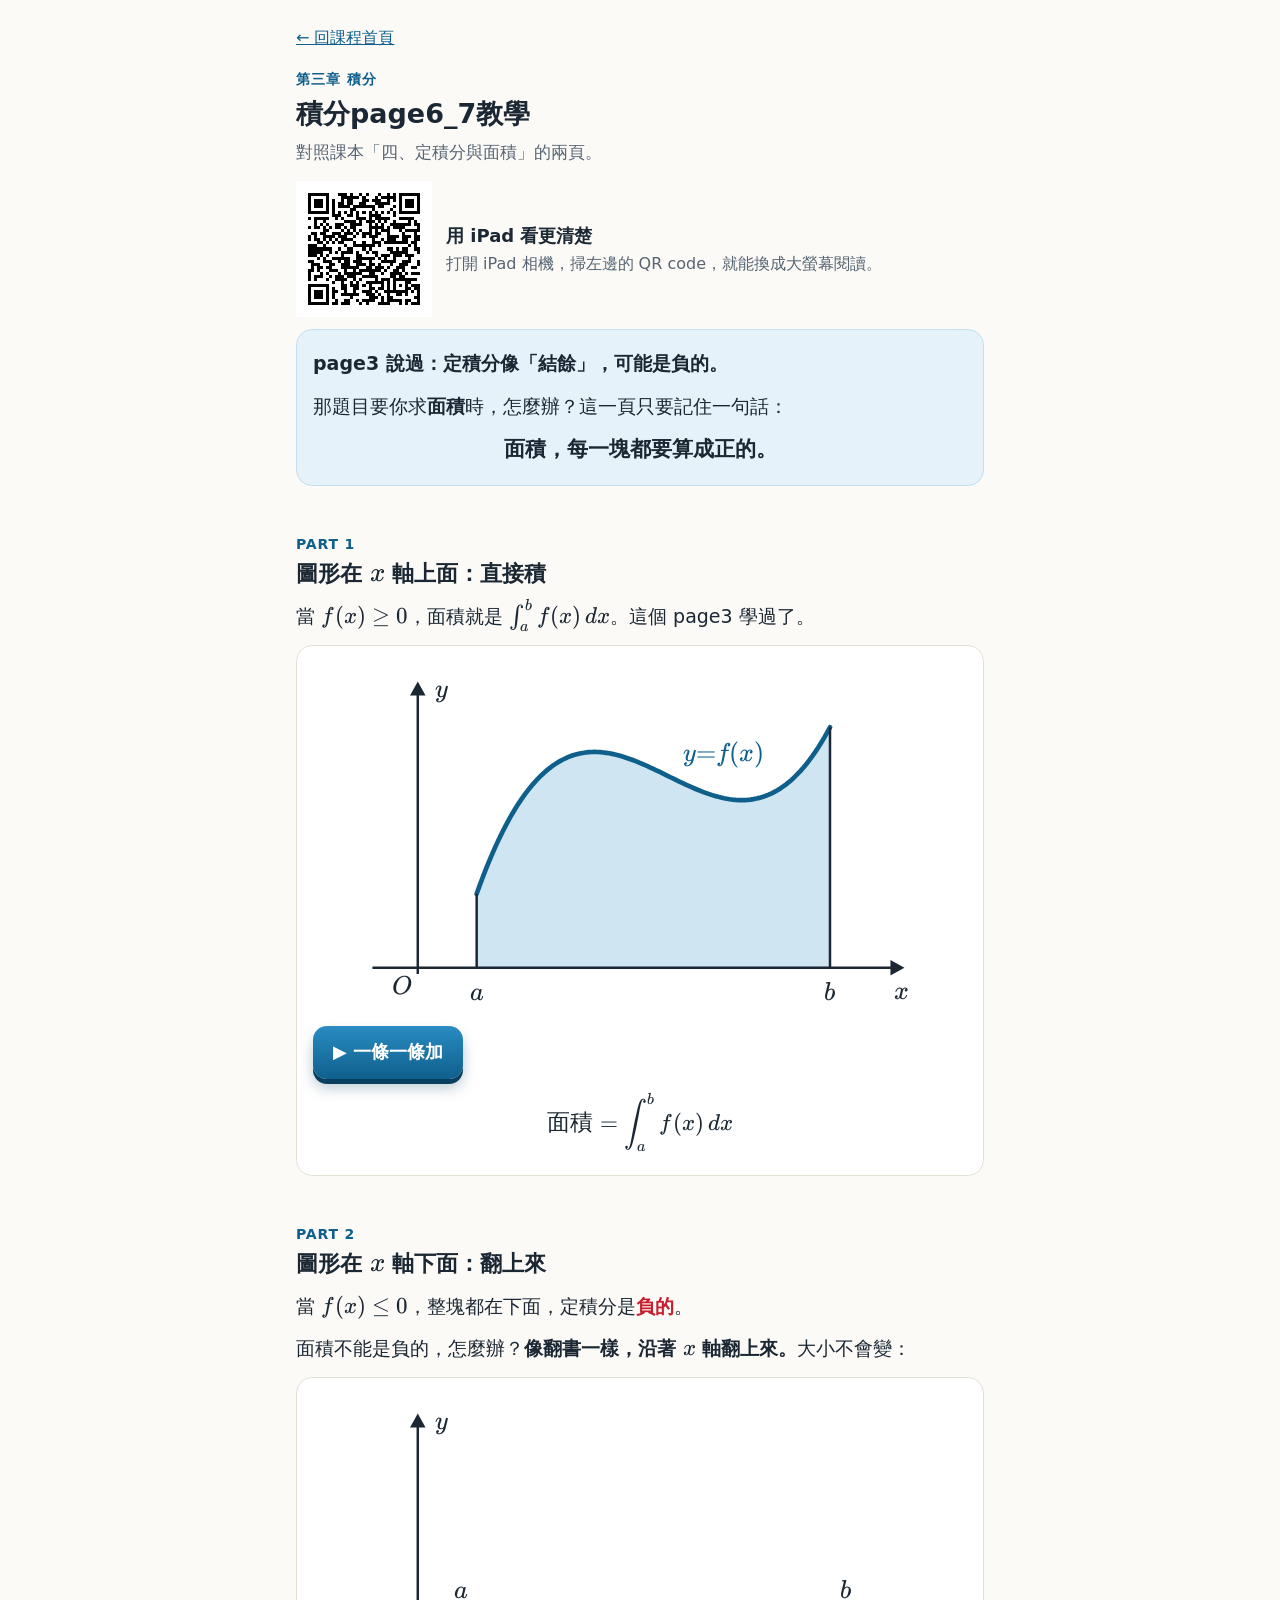
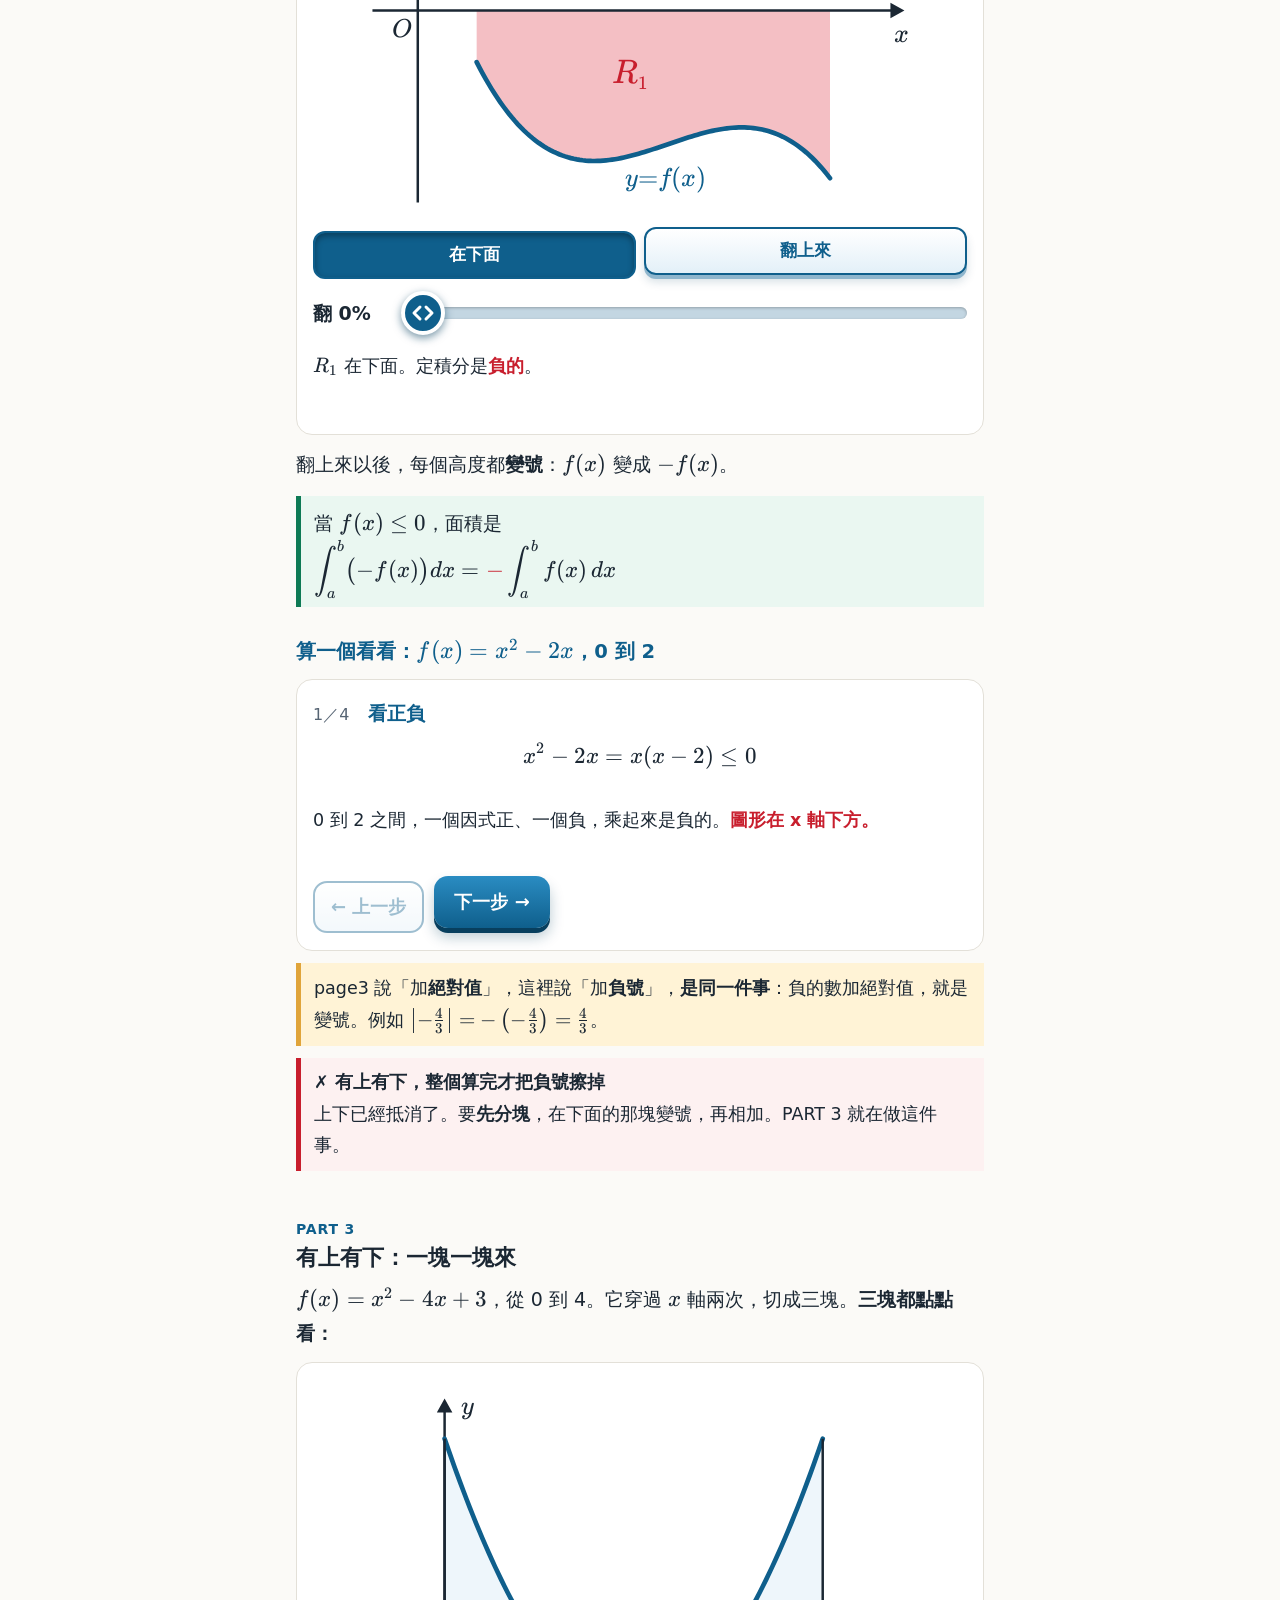
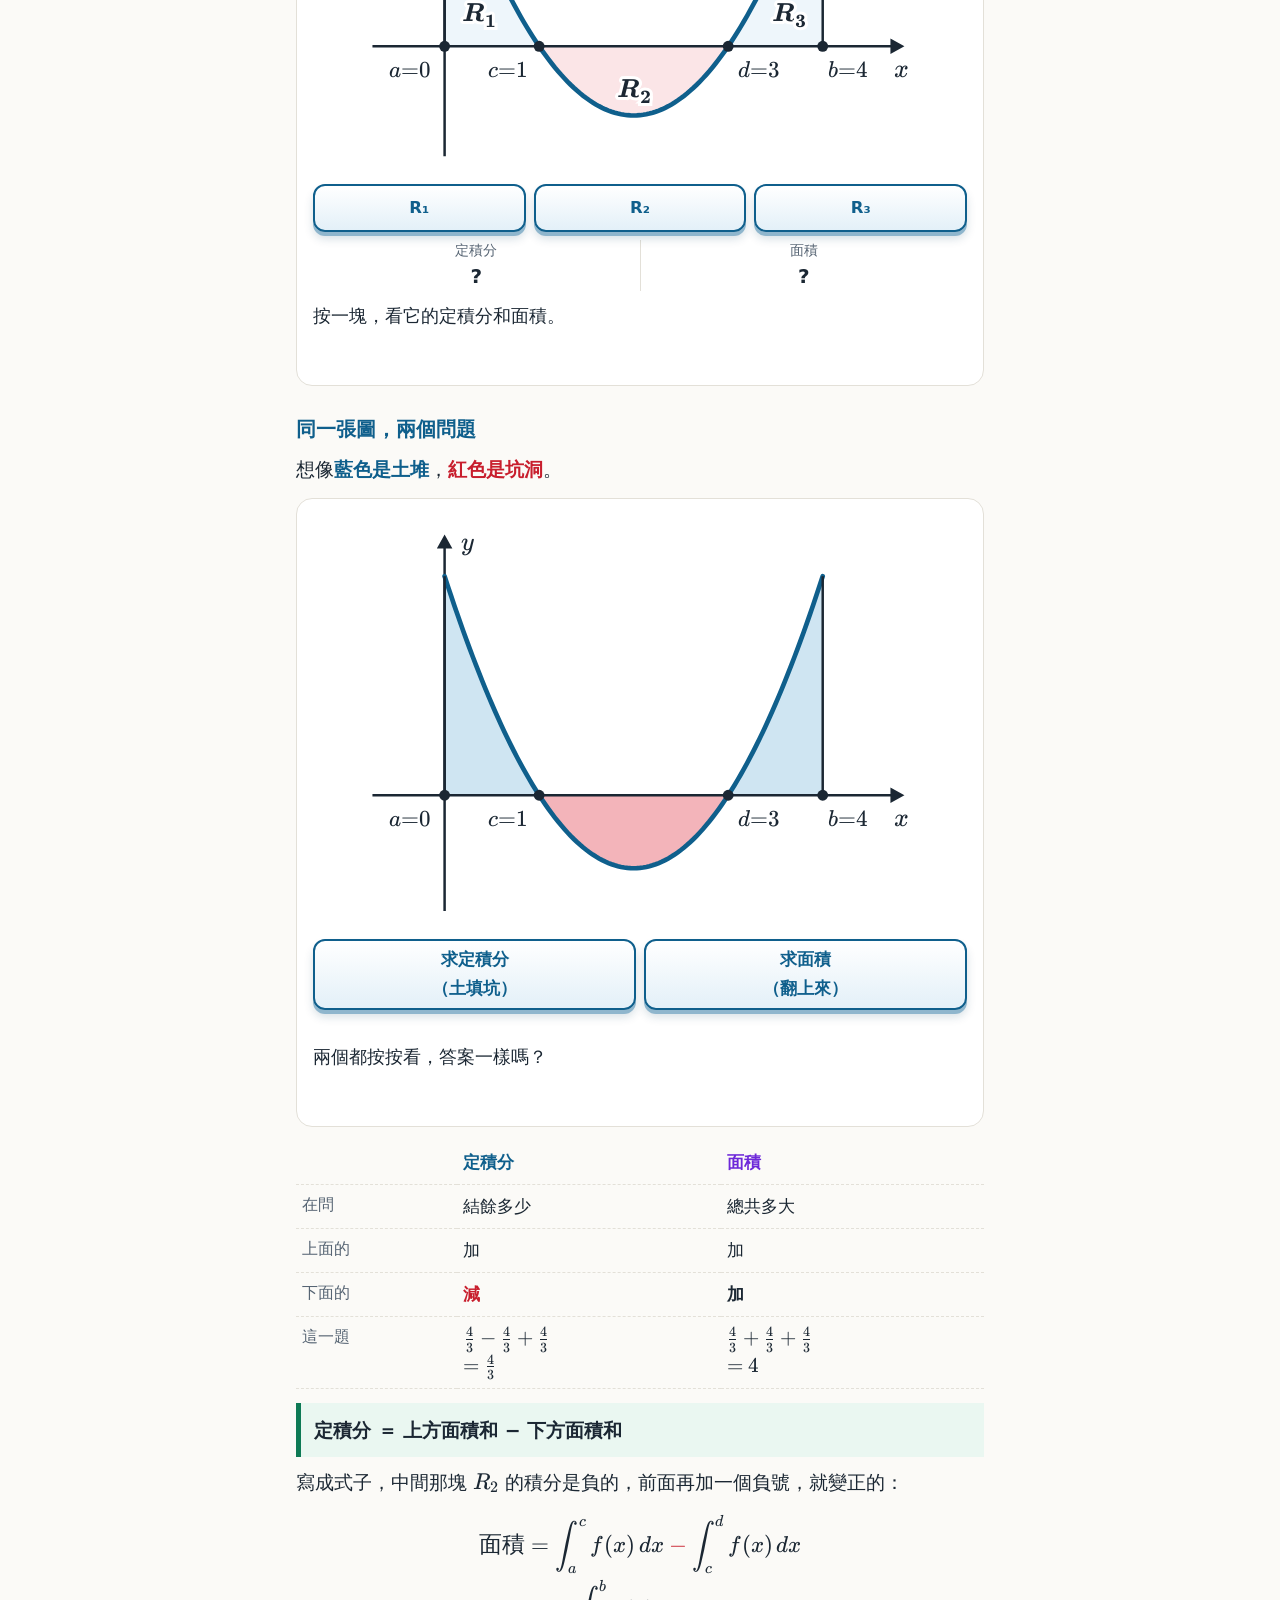
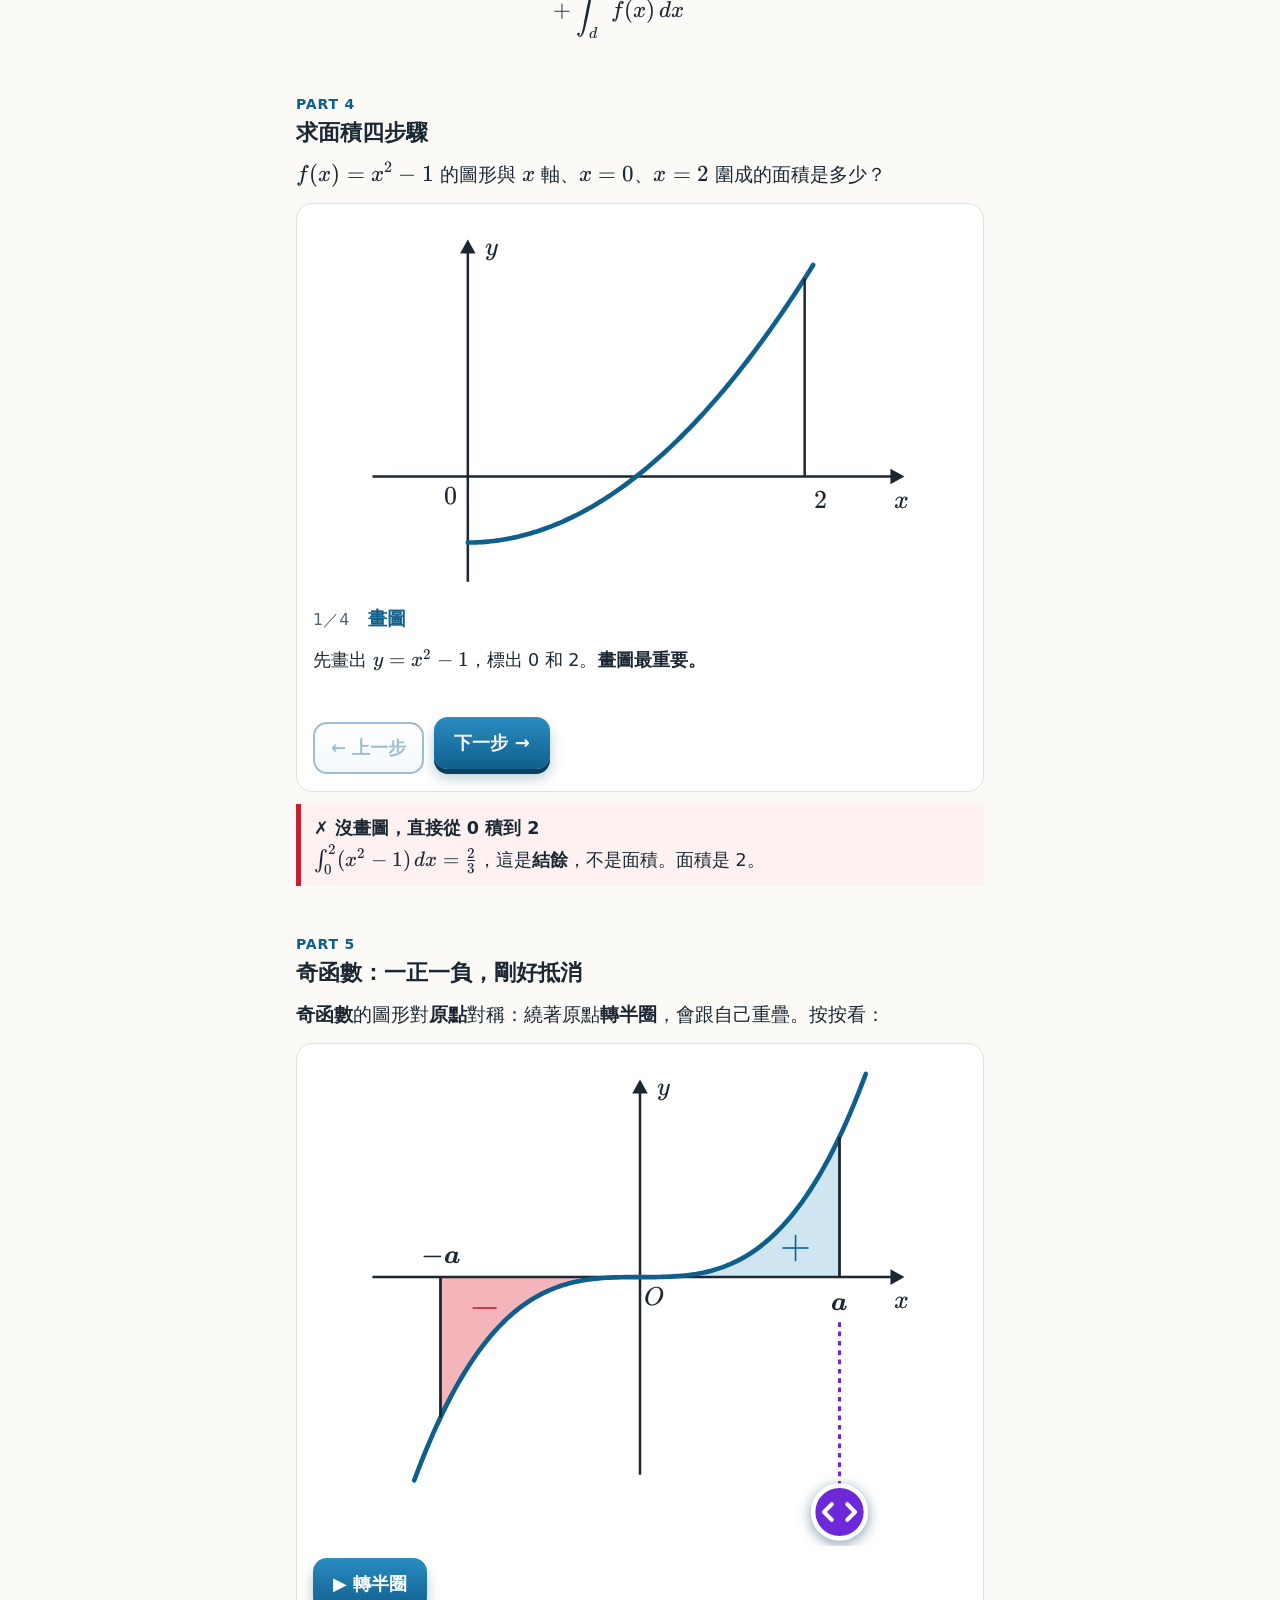
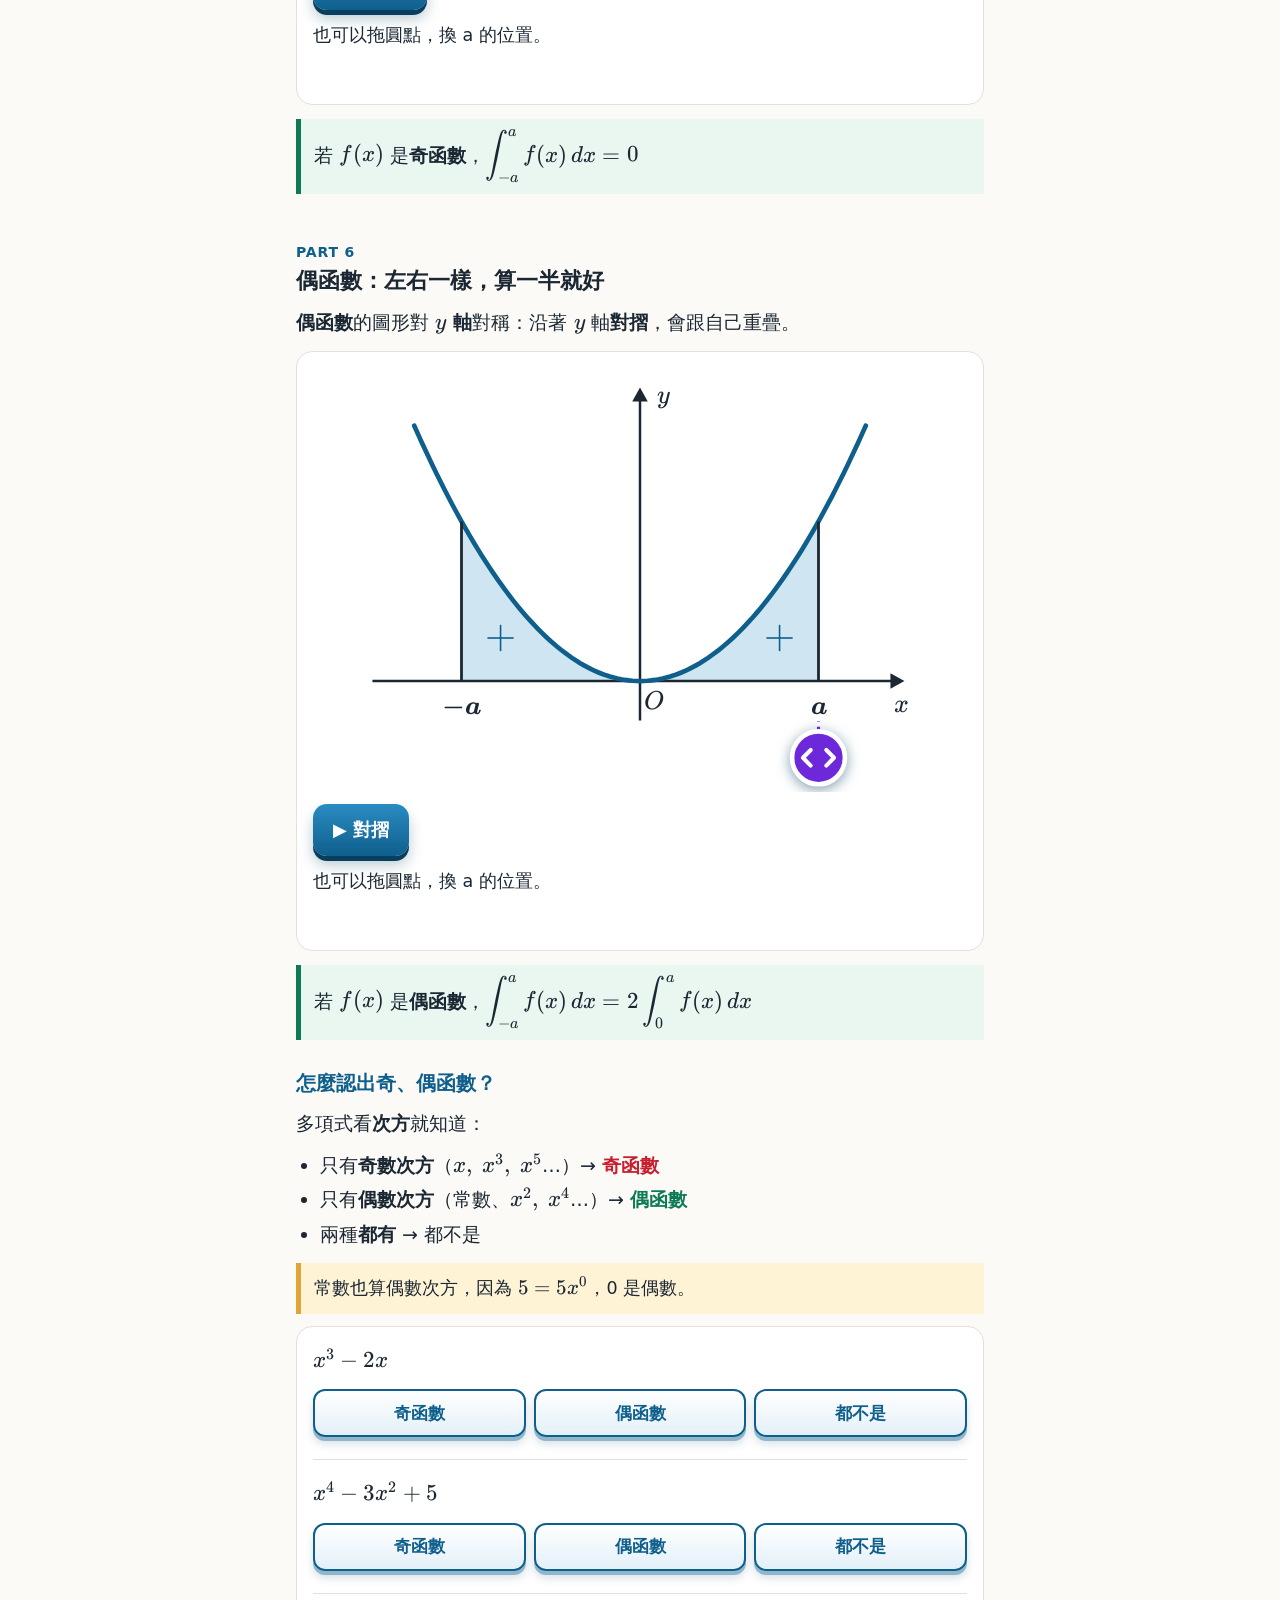
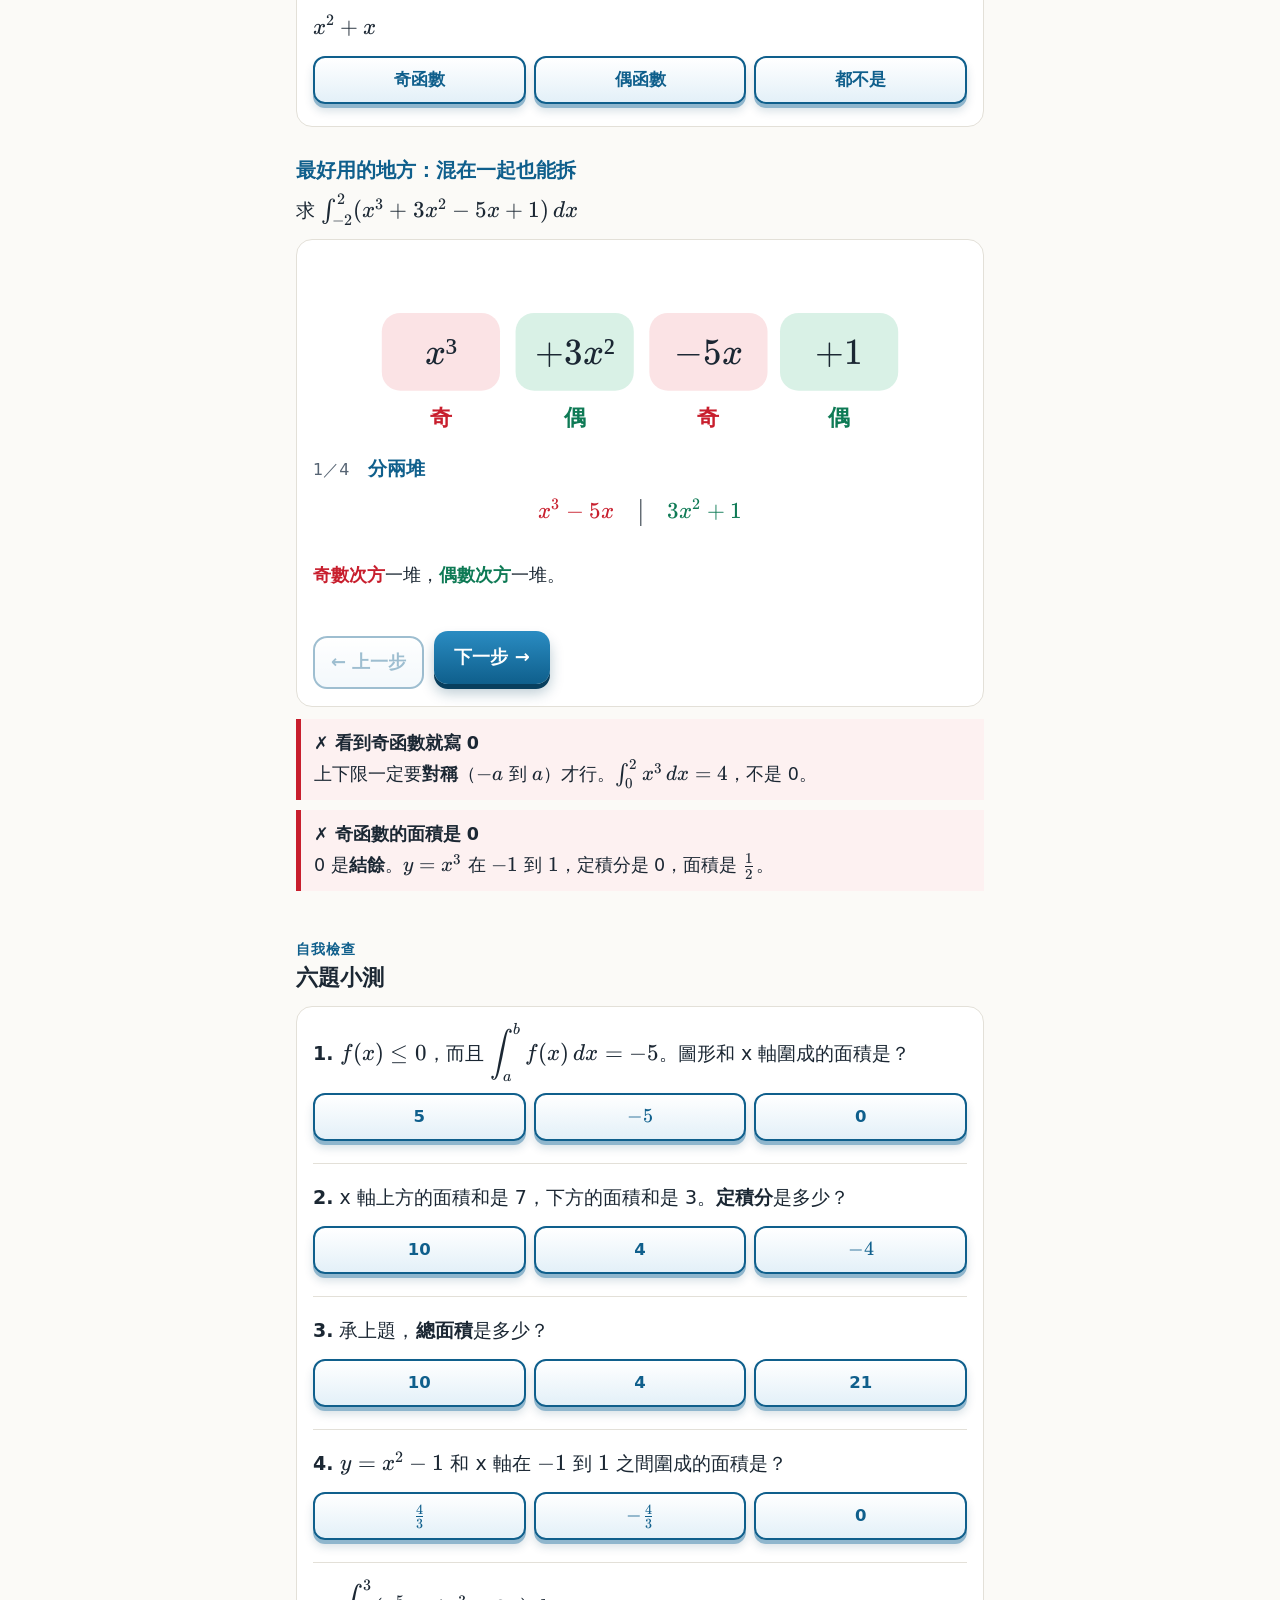
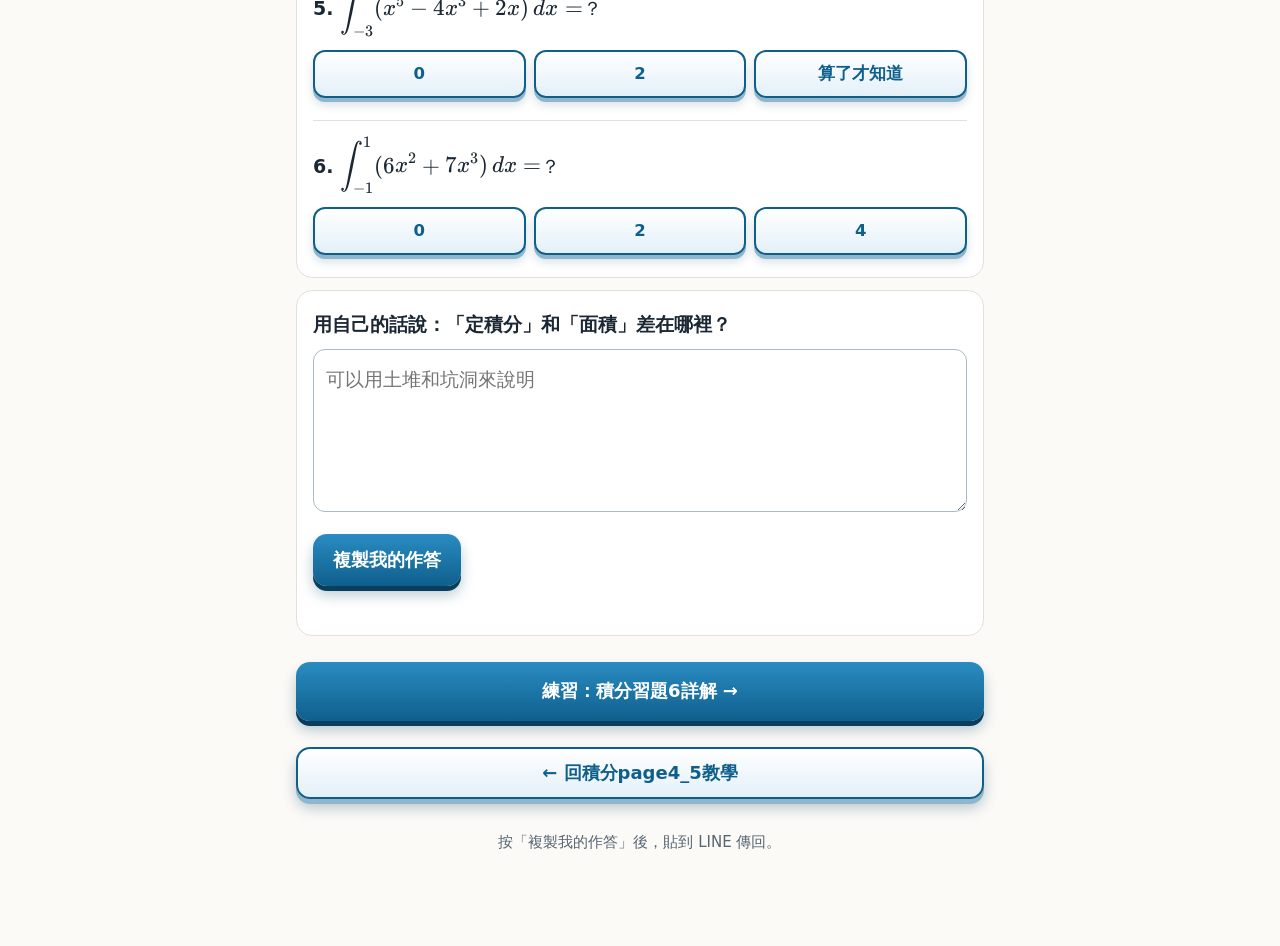
<file: integral-page6_7.html>
<!doctype html>
<html lang="zh-Hant">
<head>
<meta charset="utf-8">
<meta name="viewport" content="width=device-width, initial-scale=1, viewport-fit=cover">
<meta name="color-scheme" content="light">
<meta name="theme-color" content="#fbfaf7">
<meta property="og:title" content="積分page6_7教學">
<meta property="og:description" content="定積分與面積：在 x 軸下面怎麼辦？上下都有怎麼辦？奇函數與偶函數的捷徑。">
<script src="line.js"></script>
<title>積分page6_7教學</title>
<link rel="stylesheet" href="vendor/katex/katex.min.css">
<link rel="icon" href="data:,">
<link rel="stylesheet" href="style.css?v=6">
</head>
<body>
<div id="bar"></div>
<div class="wrap">
<a class="back" href="index.html?openExternalBrowser=1">← 回課程首頁</a>
<div class="course-id">第三章 積分</div>
<h1>積分page6_7教學</h1>
<p class="sub">對照課本「四、定積分與面積」的兩頁。</p>
<div class="qr"><img src="qr-page6_7.svg" width="136" height="136" alt="本頁網址的 QR code"><div><b>用 iPad 看更清楚</b><br>打開 iPad 相機，掃左邊的 QR code，就能換成大螢幕閱讀。</div></div>

<div class="card goal">
<b>page3 說過：定積分像「結餘」，可能是負的。</b>
<p>那題目要你求<b>面積</b>時，怎麼辦？這一頁只要記住一句話：</p>
<p style="margin-bottom:0;text-align:center;font-size:21px"><b>面積，每一塊都要算成正的。</b></p>
</div>

<div class="step">PART 1</div>
<h2>圖形在 <span data-k="x"></span> 軸上面：直接積</h2>
<p>當 <span data-k="f(x)\ge0"></span>，面積就是 <span data-k="\int_a^bf(x)\,dx"></span>。這個 page3 學過了。</p>
<div class="card">
<svg class="fig" id="g1" role="img" aria-label="曲線在 x 軸上方，細條由左到右塗滿區域"></svg>
<div class="btns" data-hint><button class="btn" id="p1">▶ 一條一條加</button></div>
<div class="fm"><span data-k="\displaystyle\text{面積}=\int_a^bf(x)\,dx"></span></div>
</div>

<div class="step">PART 2</div>
<h2>圖形在 <span data-k="x"></span> 軸下面：翻上來</h2>
<p>當 <span data-k="f(x)\le0"></span>，整塊都在下面，定積分是<b class="cr">負的</b>。</p>
<p>面積不能是負的，怎麼辦？<b>像翻書一樣，沿著 <span data-k="x"></span> 軸翻上來。</b>大小不會變：</p>
<div class="card">
<svg class="fig" id="g2" role="img" aria-label="x 軸下方的區域 R1，沿 x 軸翻到上方變成 R2"></svg>
<div class="seg" id="b2" data-hint><button data-m="0" class="on">在下面</button><button data-m="1">翻上來</button></div>
<div class="sl"><output id="k2-o">翻 0%</output><input id="k2" type="range" min="0" max="100" value="0" aria-label="翻多少"></div>
<p class="say" id="s2" aria-live="polite"></p>
</div>
<p>翻上來以後，每個高度都<b>變號</b>：<span data-k="f(x)"></span> 變成 <span data-k="-f(x)"></span>。</p>
<div class="key">當 <span data-k="f(x)\le0"></span>，面積是<br><span data-k="\displaystyle\int_a^b\bigl(-f(x)\bigr)dx=\textcolor{#c81e2d}{-}\int_a^bf(x)\,dx"></span></div>
<h3>算一個看看：<span data-k="f(x)=x^2-2x"></span>，0 到 2</h3>
<div class="card" id="st2"></div>
<p class="tip">page3 說「加<b>絕對值</b>」，這裡說「加<b>負號</b>」，<b>是同一件事</b>：負的數加絕對值，就是變號。例如 <span data-k="\left|-\frac43\right|=-\left(-\frac43\right)=\frac43"></span>。</p>
<div class="no"><b>✗ 有上有下，整個算完才把負號擦掉</b><br>上下已經抵消了。要<b>先分塊</b>，在下面的那塊變號，再相加。PART 3 就在做這件事。</div>

<div class="step">PART 3</div>
<h2>有上有下：一塊一塊來</h2>
<p><span data-k="f(x)=x^2-4x+3"></span>，從 0 到 4。它穿過 <span data-k="x"></span> 軸兩次，切成三塊。<b>三塊都點點看：</b></p>
<div class="card">
<svg class="fig" id="g3" role="img" aria-label="拋物線與 x 軸圍成 R1、R2、R3 三塊"></svg>
<div class="seg" id="b3" data-hint><button data-i="0">R₁</button><button data-i="1">R₂</button><button data-i="2">R₃</button></div>
<div class="stats"><div>定積分<b id="i3">?</b></div><div>面積<b id="a3">?</b></div></div>
<p class="say" id="s3" aria-live="polite">按一塊，看它的定積分和面積。</p>
</div>
<h3>同一張圖，兩個問題</h3>
<p>想像<b class="cb">藍色是土堆</b>，<b class="cr">紅色是坑洞</b>。</p>
<div class="card">
<svg class="fig" id="g4" role="img" aria-label="土堆填進坑洞，或把坑洞翻上來"></svg>
<div class="seg" id="b4" data-hint><button data-m="i">求定積分<br>（土填坑）</button><button data-m="a">求面積<br>（翻上來）</button></div>
<div class="fm" id="f4"></div>
<p class="say" id="s4" aria-live="polite">兩個都按按看，答案一樣嗎？</p>
</div>
<table class="cmp">
<tr><th></th><th class="cb">定積分</th><th class="ch">面積</th></tr>
<tr><th>在問</th><td>結餘多少</td><td>總共多大</td></tr>
<tr><th>上面的</th><td>加</td><td>加</td></tr>
<tr><th>下面的</th><td><b class="cr">減</b></td><td><b>加</b></td></tr>
<tr><th>這一題</th><td><span data-k="\frac43-\frac43+\frac43"></span><br><span data-k="=\frac43"></span></td><td><span data-k="\frac43+\frac43+\frac43"></span><br><span data-k="=4"></span></td></tr>
</table>
<div class="key"><b>定積分 ＝ 上方面積和 − 下方面積和</b></div>
<p>寫成式子，中間那塊 <span data-k="R_2"></span> 的積分是負的，前面再加一個負號，就變正的：</p>
<div class="fm"><span data-k="\displaystyle\begin{aligned}\text{面積}&=\int_a^cf(x)\,dx\textcolor{#c81e2d}{-}\int_c^df(x)\,dx\\&\quad+\int_d^bf(x)\,dx\end{aligned}"></span></div>

<div class="step">PART 4</div>
<h2>求面積四步驟</h2>
<p><span data-k="f(x)=x^2-1"></span> 的圖形與 <span data-k="x"></span> 軸、<span data-k="x=0"></span>、<span data-k="x=2"></span> 圍成的面積是多少？</p>
<div class="card">
<svg class="fig" id="g5" role="img" aria-label="拋物線 x 平方減 1 在 0 到 2 的圖形"></svg>
<div id="st5"></div>
</div>
<div class="no"><b>✗ 沒畫圖，直接從 0 積到 2</b><br><span data-k="\int_0^2(x^2-1)\,dx=\frac23"></span>，這是<b>結餘</b>，不是面積。面積是 2。</div>

<div class="step">PART 5</div>
<h2>奇函數：一正一負，剛好抵消</h2>
<p><b>奇函數</b>的圖形對<b>原點</b>對稱：繞著原點<b>轉半圈</b>，會跟自己重疊。按按看：</p>
<div class="card">
<svg class="fig" id="g6" aria-label="三次函數，右邊的區域繞原點轉半圈，跟左邊重疊"></svg>
<div class="btns" data-hint><button class="btn" id="p6">▶ 轉半圈</button></div>
<p class="say" id="s6" aria-live="polite">也可以拖圓點，換 a 的位置。</p>
</div>
<div class="key">若 <span data-k="f(x)"></span> 是<b>奇函數</b>，<span data-k="\displaystyle\int_{-a}^{a}f(x)\,dx=0"></span></div>

<div class="step">PART 6</div>
<h2>偶函數：左右一樣，算一半就好</h2>
<p><b>偶函數</b>的圖形對 <b><span data-k="y"></span> 軸</b>對稱：沿著 <span data-k="y"></span> 軸<b>對摺</b>，會跟自己重疊。</p>
<div class="card">
<svg class="fig" id="g7" aria-label="拋物線，右邊的區域沿 y 軸對摺，跟左邊重疊"></svg>
<div class="btns" data-hint><button class="btn" id="p7">▶ 對摺</button></div>
<p class="say" id="s7" aria-live="polite">也可以拖圓點，換 a 的位置。</p>
</div>
<div class="key">若 <span data-k="f(x)"></span> 是<b>偶函數</b>，<span data-k="\displaystyle\int_{-a}^{a}f(x)\,dx=2\int_0^af(x)\,dx"></span></div>

<h3>怎麼認出奇、偶函數？</h3>
<p>多項式看<b>次方</b>就知道：</p>
<ul>
<li>只有<b>奇數次方</b>（<span data-k="x,\ x^3,\ x^5"></span>…）→ <b class="cr">奇函數</b></li>
<li>只有<b>偶數次方</b>（常數、<span data-k="x^2,\ x^4"></span>…）→ <b class="cg">偶函數</b></li>
<li>兩種<b>都有</b> → 都不是</li>
</ul>
<p class="tip">常數也算偶數次方，因為 <span data-k="5=5x^0"></span>，0 是偶數。</p>
<div class="card" id="try7"></div>

<h3>最好用的地方：混在一起也能拆</h3>
<p>求 <span data-k="\int_{-2}^{2}(x^3+3x^2-5x+1)\,dx"></span></p>
<div class="card">
<svg class="fig" id="g8" viewBox="0 0 360 120" role="img" aria-label="四個項，奇數次方的項消失，偶數次方的項留下"></svg>
<div id="st8"></div>
</div>
<div class="no"><b>✗ 看到奇函數就寫 0</b><br>上下限一定要<b>對稱</b>（<span data-k="-a"></span> 到 <span data-k="a"></span>）才行。<span data-k="\int_0^2x^3\,dx=4"></span>，不是 0。</div>
<div class="no"><b>✗ 奇函數的面積是 0</b><br>0 是<b>結餘</b>。<span data-k="y=x^3"></span> 在 <span data-k="-1"></span> 到 <span data-k="1"></span>，定積分是 0，面積是 <span data-k="\frac12"></span>。</div>

<div class="step">自我檢查</div>
<h2>六題小測</h2>
<div class="card" id="quiz"></div>
<div class="card">
<b>用自己的話說：「定積分」和「面積」差在哪裡？</b>
<textarea id="own" rows="4" placeholder="可以用土堆和坑洞來說明" aria-label="用自己的話說明"></textarea>
<div class="btns"><button class="btn" id="copy">複製我的作答</button></div>
<div class="msg" id="msg" aria-live="polite"></div>
</div>
<a class="btn next" href="integral-ex6.html?openExternalBrowser=1">練習：積分習題6詳解 →</a>
<a class="btn ghost next" href="integral-page4_5.html?openExternalBrowser=1">← 回積分page4_5教學</a>
<div class="foot">按「複製我的作答」後，貼到 LINE 傳回。</div>
</div>
<script src="vendor/katex/katex.min.js"></script>
<script src="vendor/motion.js"></script>
<script src="common.js?v=2"></script>
<script src="plot.js?v=1"></script>
<script src="integral-page6_7.js?v=1"></script>
</body>
</html>
</file>
<file: style.css>
:root{--ink:#1b2733;--muted:#566473;--blue:#0f5f8c;--deep:#083f5e;--blue-light:#e6f2f9;--bg:#fbfaf7;--card:#fff;--line:#e3e0d8;--red:#c81e2d;--red-bg:#fdf1f1;--warn:#fff3d6;--good:#0e7a55;--good-bg:#eaf7f1;--w:#b45309;--h:#6d28d9}
*{box-sizing:border-box}
html{-webkit-text-size-adjust:100%}
body{margin:0;background:var(--bg);color:var(--ink);font-family:system-ui,-apple-system,"PingFang TC","Noto Sans TC","Microsoft JhengHei",sans-serif;font-size:19px;line-height:1.8}
button,textarea{font:inherit;color:inherit}
[hidden]{display:none!important}
:focus-visible{outline:3px solid #0f5f8c88;outline-offset:2px}
#bar{position:fixed;left:0;top:0;right:0;height:4px;background:var(--blue);transform-origin:0 0;transform:scaleX(0);z-index:9}
.wrap{max-width:720px;margin:0 auto;padding:18px 16px 90px}
a{color:var(--blue)}
a.back{font-size:16px;display:inline-block;padding:6px 0}
.course-id{font-weight:800;letter-spacing:.08em;color:var(--blue);font-size:13.5px;margin-top:8px}
h1{font-size:27px;line-height:1.4;margin:4px 0}
h2{font-size:22px;line-height:1.45;margin:0 0 6px}
.sub{color:var(--muted);font-size:17px;margin:4px 0 14px}
.step{font-size:14px;font-weight:800;color:var(--blue);letter-spacing:.06em;margin-top:46px}
p{margin:8px 0}
.card{background:var(--card);border:1px solid var(--line);border-radius:16px;padding:16px;margin:12px 0}
.goal{background:var(--blue-light);border-color:#c3deee}
ul,ol{padding-left:24px;margin:6px 0}

/* ── 不能按的：一律扁平，沒有框、沒有陰影 ── */
.tip{border-left:5px solid #e0a43a;background:var(--warn);padding:10px 13px;font-size:17.5px;margin:12px 0}
.key{border-left:5px solid var(--good);background:var(--good-bg);padding:10px 13px;margin:14px 0 4px}
.path{margin:10px 0 0;padding:0;list-style:none;font-size:17px;color:var(--muted)}
.path li{display:inline}
.path li+li::before{content:" → ";color:#9aa5b0}
.path li.on{color:var(--blue);font-weight:800;text-decoration:underline;text-decoration-thickness:3px;text-underline-offset:5px}
.path li.ok{color:var(--good)}
.small{font-size:16px;color:var(--muted)}
.stats{display:flex;margin:8px 0}
.stats div{flex:1;padding:0 4px;text-align:center;font-size:14px;color:var(--muted);line-height:1.5}
.stats div+div{border-left:1px solid var(--line)}
.stats b{display:block;font-size:20px;color:var(--ink);font-variant-numeric:tabular-nums}
.stats b.cr{color:var(--red)}
.stats b.cg{color:var(--good)}
.uses{list-style:none;padding:0;margin:10px 0}
.uses li{display:flex;gap:12px;padding:8px 0;border-bottom:1px dashed var(--line)}
.uses li:last-child{border:0}
.uses span{font-size:26px;line-height:1.4;flex:none}

svg.fig{display:block;width:100%;height:auto;max-width:560px;margin:4px auto;user-select:none;-webkit-user-select:none}
svg text{font-size:15px;fill:var(--ink)}
svg .m{font-family:KaTeX_Main,"Times New Roman",serif;font-size:17px}
svg .m .i{font-family:KaTeX_Math,"Times New Roman",serif;font-style:italic}
svg .m .s{font-size:12px}
svg .hd{cursor:ew-resize;touch-action:none}
svg .hd:focus{outline:none}
svg .hd:focus .ring{stroke:var(--ink)}

/* ── 可以按的：立體、會發光、按下去會沉 ── */
button{cursor:pointer;touch-action:manipulation;position:relative;overflow:hidden;-webkit-tap-highlight-color:transparent;transition:transform .08s,box-shadow .08s,background .2s}
.btns{display:flex;gap:10px;flex-wrap:wrap;margin:12px 0 6px;position:relative}
.btn{--d:5px;--e:var(--deep);border:0;border-radius:14px;background:linear-gradient(#2a8cc2,var(--blue));color:#fff;font-weight:700;padding:10px 20px;font-size:18px;min-height:50px;box-shadow:0 var(--d) 0 var(--e),0 9px 14px rgba(8,63,94,.28)}
.btn::after{content:"";position:absolute;inset:0 auto 0 -60%;width:40%;background:linear-gradient(100deg,transparent,rgba(255,255,255,.45),transparent);animation:shine 3.2s infinite}
.btn.ghost,.sl button{--e:#8fb6cd;background:linear-gradient(#fff,#e3f0f8);color:var(--blue);border:2px solid var(--blue)}
.btn.ghost{padding:8px 16px}
.btn.ghost::after,.btn:disabled::after{display:none}
.btn:disabled{opacity:.4;cursor:default;box-shadow:none;transform:translateY(var(--d))}
.seg{display:flex;gap:8px;margin:12px 0 6px;position:relative}
.seg button{--d:4px;--e:#8fb6cd;flex:1;min-width:0;min-height:48px;border:2px solid var(--blue);background:linear-gradient(#fff,#e3f0f8);color:var(--blue);font-weight:700;border-radius:12px;font-size:16.5px;padding:4px 2px;box-shadow:0 var(--d) 0 var(--e),0 7px 10px rgba(8,63,94,.16)}
.btn:active:not(:disabled),.seg button:active,.sl button:active{transform:translateY(var(--d));box-shadow:0 0 0 var(--e)}
.seg button.on{background:var(--blue);color:#fff;transform:translateY(var(--d));box-shadow:inset 0 3px 6px rgba(0,0,0,.35)}
.seg button.hit{--e:#84c4a8;background:var(--good-bg);border-color:var(--good);color:var(--good)}
.seg button.miss{--e:#e2a5aa;background:var(--red-bg);border-color:var(--red);color:var(--red)}
.hint button:not(.on):not(:disabled){animation:glow 1.5s ease-in-out infinite}
.hint button:nth-child(2){animation-delay:.2s!important}
.hint button:nth-child(3){animation-delay:.4s!important}
.hint button:nth-child(4){animation-delay:.6s!important}
.hint button:nth-child(5){animation-delay:.8s!important}
.hint::after{content:"👆";position:absolute;left:34px;bottom:-24px;font-size:28px;line-height:1;pointer-events:none;z-index:2;animation:tap 1.1s ease-in-out infinite}
.rip{position:absolute;width:16px;height:16px;margin:-8px;border-radius:50%;background:#7cc4ec;opacity:.6;pointer-events:none;animation:rip .55s ease-out forwards}
@keyframes shine{0%,45%{left:-60%}80%,100%{left:120%}}
@keyframes glow{0%,100%{box-shadow:0 var(--d) 0 var(--e),0 0 0 0 rgba(255,170,30,.75)}50%{box-shadow:0 var(--d) 0 var(--e),0 0 0 7px rgba(255,170,30,.28)}}
@keyframes tap{0%,100%{transform:translateY(5px)}50%{transform:translateY(-5px) scale(.92)}}
@keyframes rip{to{transform:scale(14);opacity:0}}
a.next{display:block;text-align:center;text-decoration:none;position:relative;overflow:hidden;margin-top:26px;padding:13px 20px}

.sl{display:flex;align-items:center;gap:8px;margin-top:10px}
.sl output{min-width:4.2em;font-weight:700;font-variant-numeric:tabular-nums}
.sl button{--d:3px;width:46px;height:46px;border-radius:50%;font-size:23px;line-height:1;font-weight:700;flex:none;padding:0;box-shadow:0 var(--d) 0 var(--e),0 5px 8px rgba(8,63,94,.16)}
.sl input{flex:1;min-width:0;height:56px;margin:0;background:none;-webkit-appearance:none;appearance:none;cursor:grab;touch-action:pan-y}
.sl input::-webkit-slider-runnable-track{height:12px;border-radius:6px;background:#c3d6e2;box-shadow:inset 0 1px 3px rgba(0,0,0,.25)}
.sl input::-moz-range-track{height:12px;border-radius:6px;background:#c3d6e2}
.sl input::-webkit-slider-thumb{-webkit-appearance:none;width:44px;height:44px;margin-top:-16px;border-radius:50%;border:4px solid #fff;background:var(--blue) url("data:image/svg+xml,%3Csvg xmlns='http://www.w3.org/2000/svg' viewBox='0 0 24 24' fill='none' stroke='%23fff' stroke-width='3' stroke-linecap='round' stroke-linejoin='round'%3E%3Cpath d='M9 6l-6 6 6 6M15 6l6 6-6 6'/%3E%3C/svg%3E") center/24px no-repeat;box-shadow:0 3px 9px rgba(8,63,94,.55)}
.sl input::-moz-range-thumb{width:36px;height:36px;border-radius:50%;border:4px solid #fff;background:var(--blue);box-shadow:0 3px 9px rgba(8,63,94,.55)}

.fm{overflow-x:auto;overflow-y:hidden;text-align:center;padding:8px 0}
.fm .katex-display{margin:0;padding:4px 0}
.say{min-height:3.4em;font-size:17.5px;margin-top:10px}
.terms{font-size:17px;margin-top:8px;font-variant-numeric:tabular-nums}
.terms div{padding:4px 10px;border-left:5px solid var(--c);margin:4px 0;overflow-x:auto;overflow-y:hidden}
.quote{font-size:20px;line-height:2;text-align:center}
.quote span{color:#75818d;transition:color .4s,background .4s;padding:1px 3px}
.quote span.on{color:var(--ink);background:linear-gradient(transparent 60%,#ffe08a 60%);font-weight:700}
.proof{list-style:none;padding:0;margin:0}
.proof li{padding:10px 0;border-bottom:1px dashed var(--line)}
h3{font-size:19.5px;line-height:1.45;margin:30px 0 4px;color:var(--blue)}
.ct{color:#0e7490;font-weight:700}
.stats b.ct{color:#0e7490}
.stats b.ch{color:var(--h)}
.walk{font-size:17px;color:#75818d;padding-left:26px}
.walk li{width:fit-content;padding-right:6px;transition:color .3s,background .3s}
.walk li.on{color:var(--ink);background:linear-gradient(transparent 60%,#ffe08a 60%)}
.cmp{width:100%;border-collapse:collapse;font-size:17px;line-height:1.6;margin:14px 0}
.cmp th,.cmp td{padding:8px 6px;border-bottom:1px dashed var(--line);text-align:left;vertical-align:top}
.cmp tr>th:first-child{color:var(--muted);font-weight:400;font-size:15.5px;white-space:nowrap}
.no{border-left:5px solid var(--red);background:var(--red-bg);padding:9px 13px;margin:10px 0;font-size:17.5px}
svg .tap{cursor:pointer;touch-action:manipulation;-webkit-tap-highlight-color:transparent}
svg .tap:focus{outline:none}
svg .tap:focus-visible{outline:2px solid #0f5f8c88}
.cw{color:var(--w);font-weight:700}
.ch{color:var(--h);font-weight:700}
.cg{color:var(--good);font-weight:700}
.cb{color:var(--blue);font-weight:700}
.cr{color:var(--red);font-weight:700}
.q{padding:16px 0;border-bottom:1px solid var(--line)}
.q:first-child{padding-top:0}
.q:last-child{border:0;padding-bottom:0}
.ans{display:none;padding:10px 13px;font-size:17px;margin-top:12px}
.ans.ok{display:block;background:var(--good-bg);border-left:5px solid var(--good)}
.ans.no{display:block;background:var(--red-bg);border-left:5px solid var(--red)}
textarea{width:100%;border:1.5px solid #a9bac7;border-radius:12px;padding:12px;font-size:19px;background:#fff;resize:vertical;margin-top:8px}
.msg{font-size:16px;color:var(--good);min-height:1.7em;margin-top:6px}
.foot{font-size:15px;color:var(--muted);margin-top:30px;text-align:center}
.katex{white-space:nowrap}
#edges button{font-size:14px;letter-spacing:-.02em}
.seg.col{flex-direction:column}
#mh.hint::after{left:72%}
.qr{display:flex;gap:14px;align-items:center;margin:12px 0;font-size:16px;line-height:1.65;color:var(--muted)}
.qr img{flex:none;background:#fff}
.qr b{color:var(--ink);font-size:18px}
.sl.hint::after{left:56%;bottom:-16px}
@media (max-width:360px){#parts button{font-size:13px}#b3 button{font-size:13px}#edges{flex-wrap:wrap}#edges button{flex:1 0 40%}.fm{font-size:16px}#t3 button{font-size:14px}}
@media (prefers-reduced-motion:reduce){.btn::after,.hint button,.hint::after,.rip{animation:none!important}}
.seg.g3{display:grid;grid-template-columns:repeat(3,1fr)}
.seg.g2{display:grid;grid-template-columns:repeat(2,1fr)}
.no-of{margin:0}
.no-of+.fm{min-height:3.4em}
.thumb{display:block;width:100%;max-width:300px;margin:4px auto}
.terms4{display:grid;grid-template-columns:repeat(4,1fr);gap:8px;margin:10px 0}
.terms4 .r{text-align:center;min-height:2.8em;display:flex;align-items:center;justify-content:center}
.stats b.cb{color:var(--blue)}
@media (max-width:360px){#b6 button,#b8 button{font-size:14px}.card .fm{font-size:15px!important}.key .katex,.q .katex,.ans .katex,.say .katex{font-size:1em}.ans,.key{overflow-x:auto;overflow-y:hidden}#b2 button{font-size:14px}.seg button .katex{font-size:1em}}
</file>
